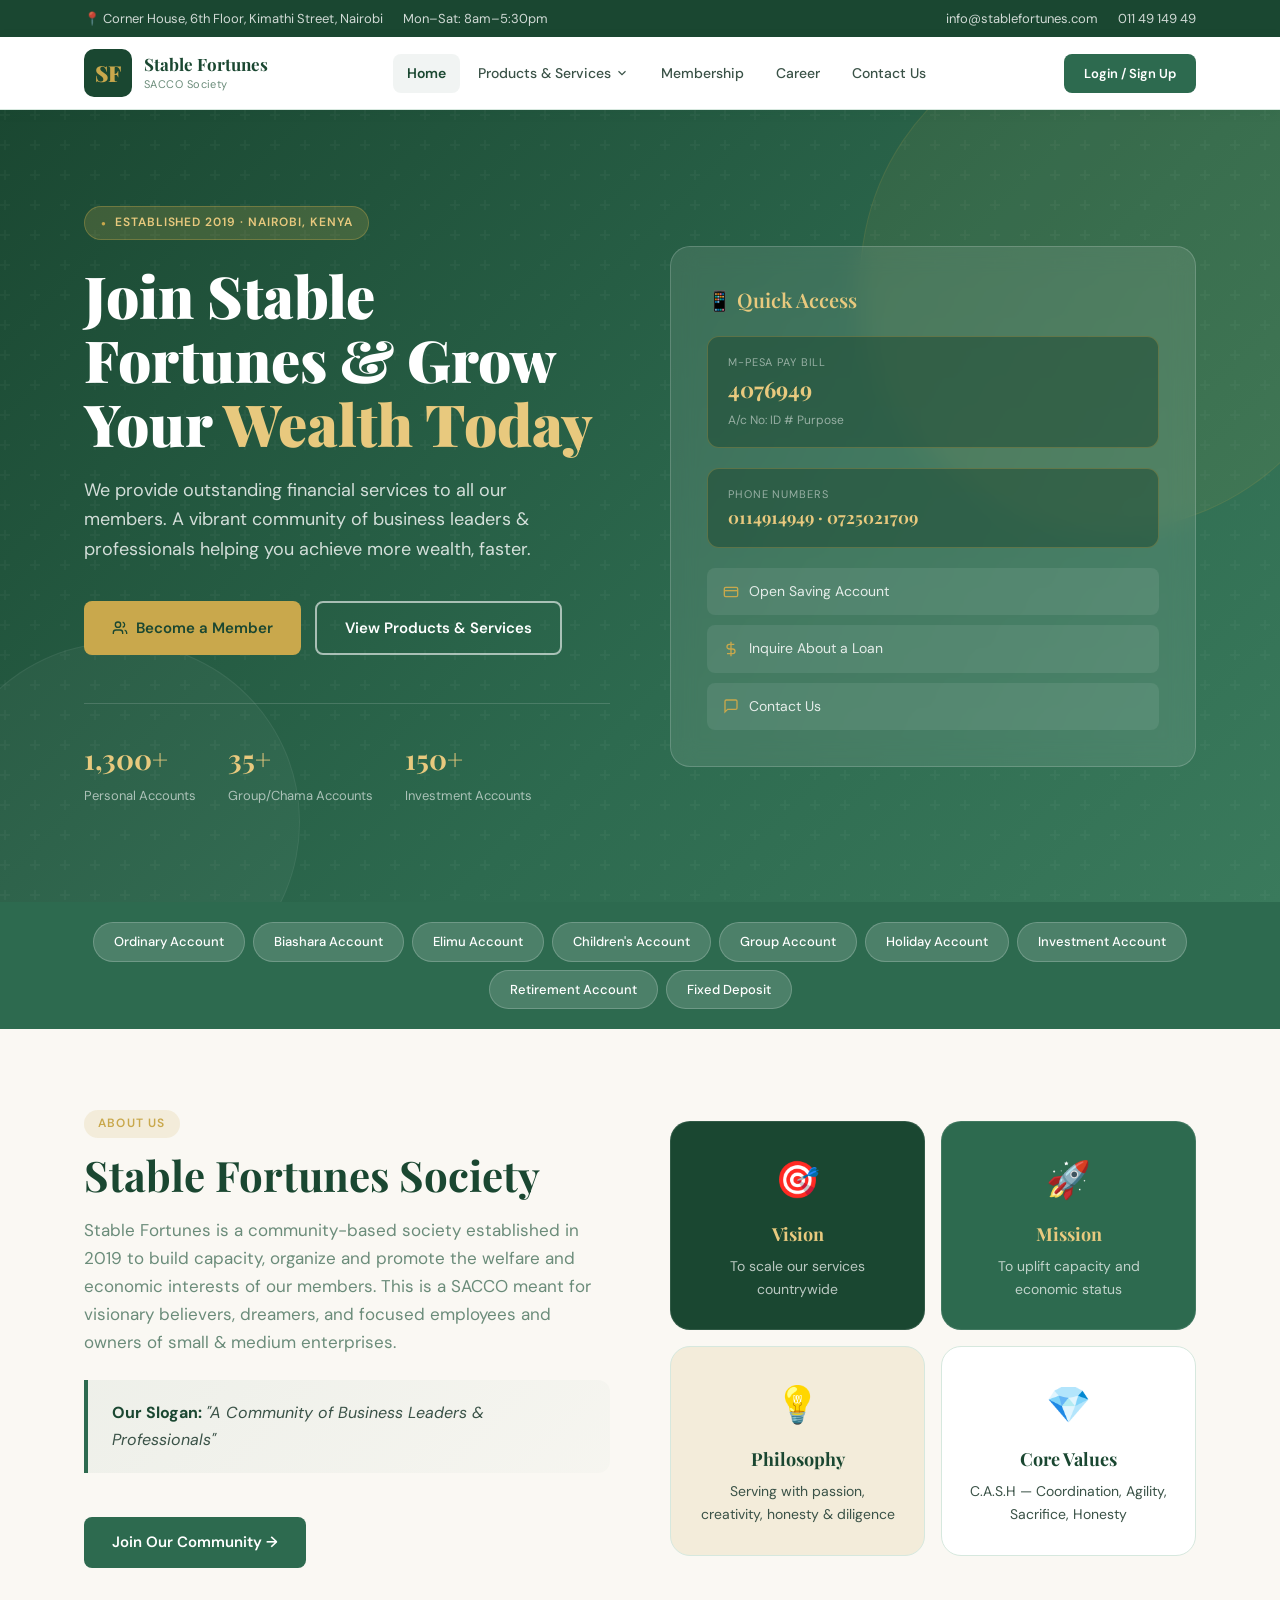
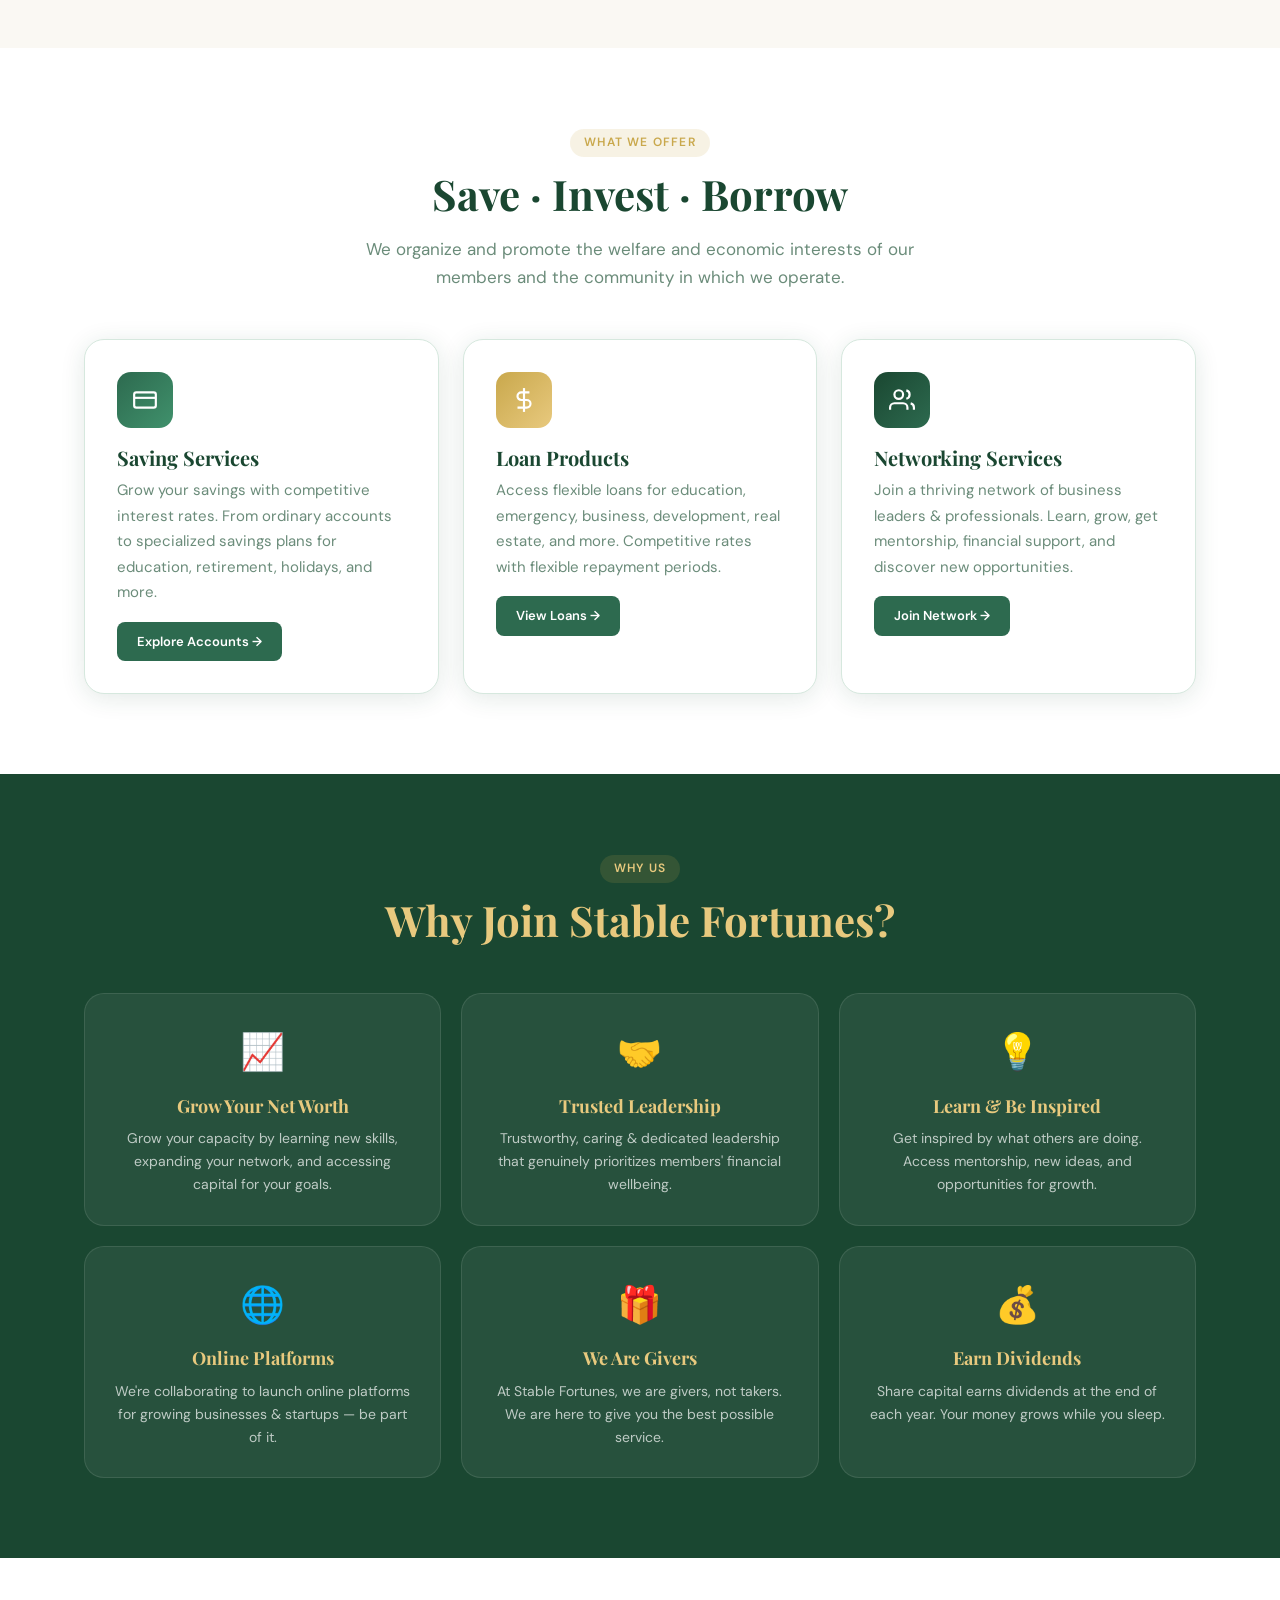
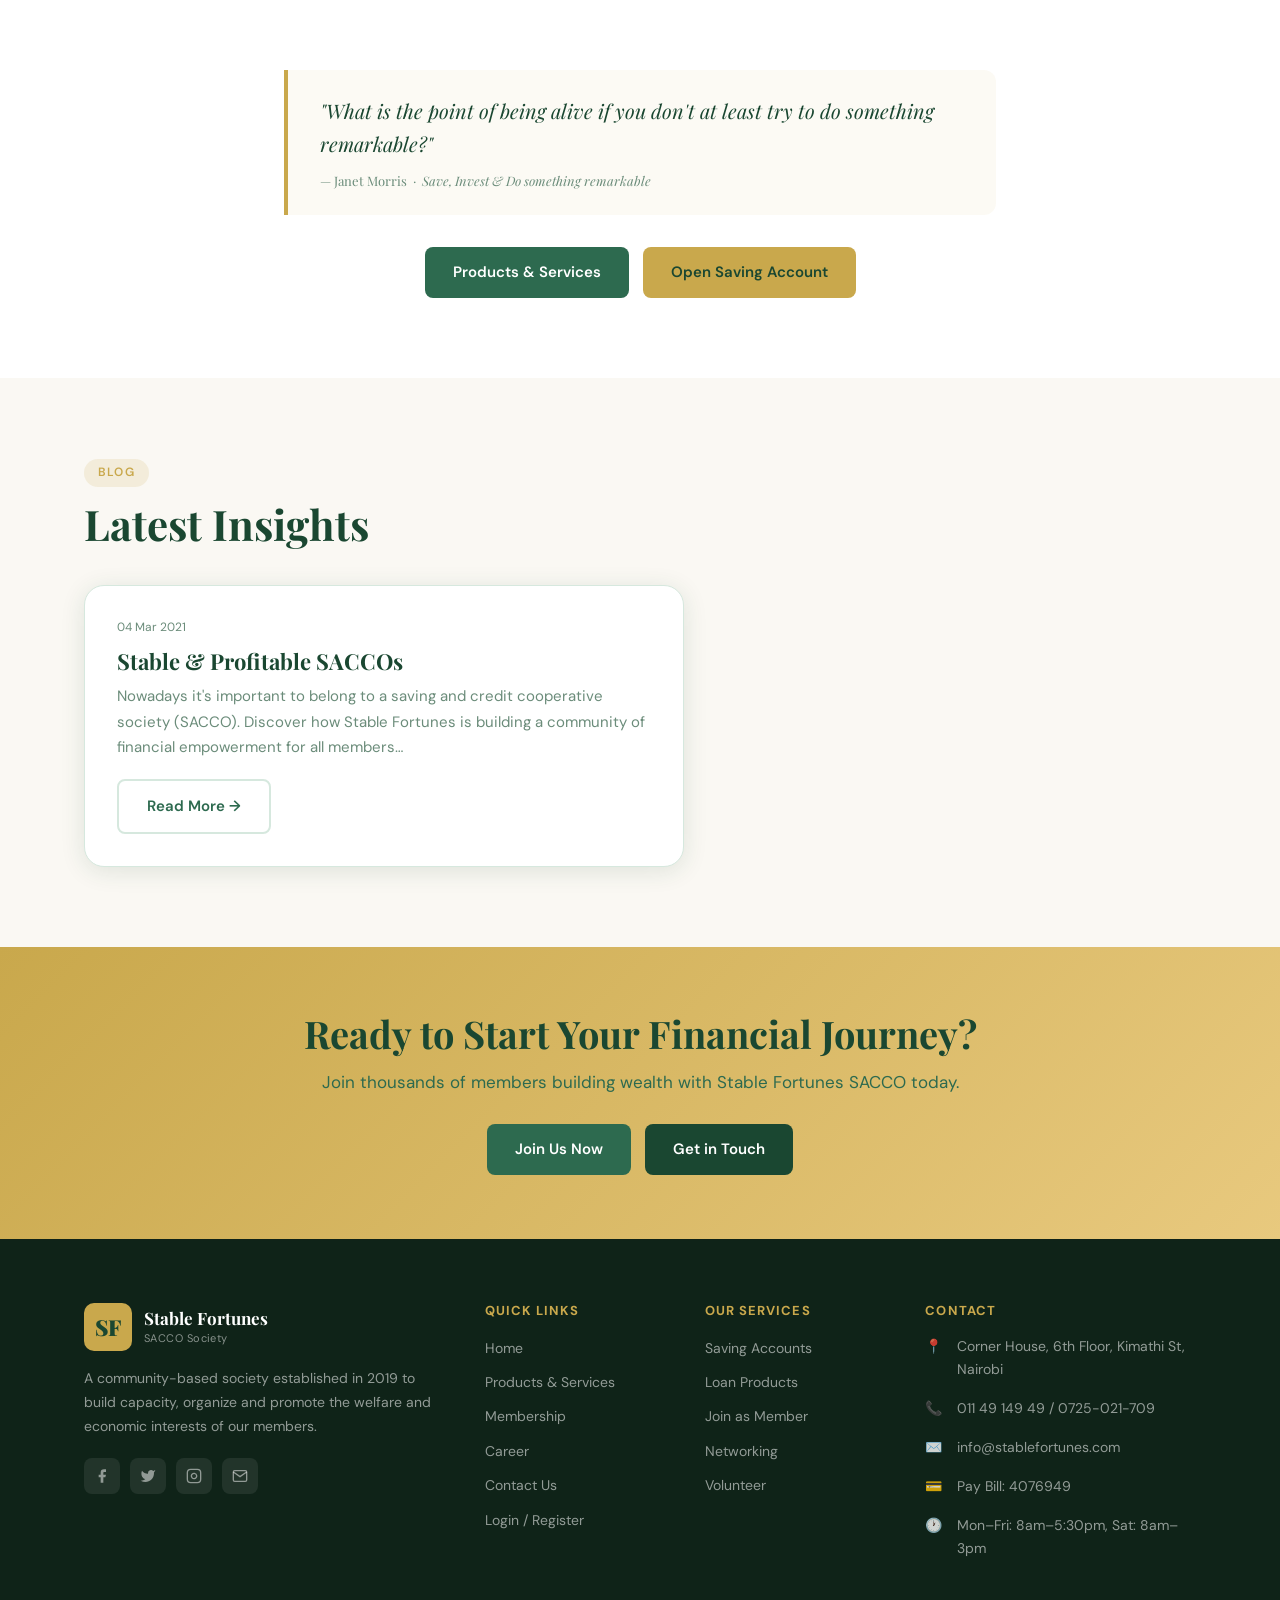
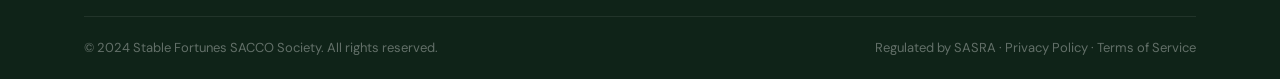
<file: index.html>
<!DOCTYPE html>
<html lang="en">
<head>
  <meta charset="UTF-8">
  <meta name="viewport" content="width=device-width, initial-scale=1.0">
  <title>Home — Stable Fortunes SACCO</title>
  <link rel="stylesheet" href="styles.css">
</head>
<body>

<div id="nav-placeholder"></div>

<!-- ═══ HERO ═══ -->
<section class="hero">
  <div class="hero-ornament"></div>
  <div class="hero-ornament-2"></div>
  <div class="container">
    <div class="hero-grid">
      <div class="hero-content fade-up">
        <div class="hero-badge">Established 2019 · Nairobi, Kenya</div>
        <h1>Join Stable Fortunes &amp; Grow Your <em>Wealth Today</em></h1>
        <p>We provide outstanding financial services to all our members. A vibrant community of business leaders &amp; professionals helping you achieve more wealth, faster.</p>
        <div class="hero-ctas">
          <a href="membership.html" class="btn btn-primary">
            <svg width="16" height="16" viewBox="0 0 24 24" fill="none" stroke="currentColor" stroke-width="2"><path d="M16 21v-2a4 4 0 0 0-4-4H6a4 4 0 0 0-4 4v2"/><circle cx="9" cy="7" r="4"/><path d="M22 21v-2a4 4 0 0 0-3-3.87"/><path d="M16 3.13a4 4 0 0 1 0 7.75"/></svg>
            Become a Member
          </a>
          <a href="products.html" class="btn btn-outline">View Products &amp; Services</a>
        </div>
        <div class="hero-stats">
          <div>
            <div class="stat-val">1,300+</div>
            <div class="stat-lbl">Personal Accounts</div>
          </div>
          <div>
            <div class="stat-val">35+</div>
            <div class="stat-lbl">Group/Chama Accounts</div>
          </div>
          <div>
            <div class="stat-val">150+</div>
            <div class="stat-lbl">Investment Accounts</div>
          </div>
        </div>
      </div>
      <div class="hero-card fade-up delay-2">
        <div class="hero-card-title">📱 Quick Access</div>
        <div class="paybill-box">
          <div class="lbl">M-PESA Pay Bill</div>
          <div class="val">4076949</div>
          <div style="font-size:12px;color:rgba(255,255,255,.5);margin-top:4px">A/c No: ID # Purpose</div>
        </div>
        <div class="paybill-box" style="margin-top:10px">
          <div class="lbl">Phone Numbers</div>
          <div class="val" style="font-size:17px">0114914949 · 0725021709</div>
        </div>
        <div class="quick-links">
          <a href="products.html#savings" class="quick-link-item">
            <svg viewBox="0 0 24 24" fill="none" stroke="currentColor" stroke-width="2"><rect x="2" y="5" width="20" height="14" rx="2"/><line x1="2" y1="10" x2="22" y2="10"/></svg>
            Open Saving Account
          </a>
          <a href="products.html#loans" class="quick-link-item">
            <svg viewBox="0 0 24 24" fill="none" stroke="currentColor" stroke-width="2"><line x1="12" y1="1" x2="12" y2="23"/><path d="M17 5H9.5a3.5 3.5 0 0 0 0 7h5a3.5 3.5 0 0 1 0 7H6"/></svg>
            Inquire About a Loan
          </a>
          <a href="contact.html" class="quick-link-item">
            <svg viewBox="0 0 24 24" fill="none" stroke="currentColor" stroke-width="2"><path d="M21 15a2 2 0 0 1-2 2H7l-4 4V5a2 2 0 0 1 2-2h14a2 2 0 0 1 2 2z"/></svg>
            Contact Us
          </a>
        </div>
      </div>
    </div>
  </div>
</section>

<!-- ═══ ACCOUNTS STRIP ═══ -->
<div class="accounts-strip">
  <div class="container">
    <div class="accounts-strip-inner">
      <span class="account-pill">Ordinary Account</span>
      <span class="account-pill">Biashara Account</span>
      <span class="account-pill">Elimu Account</span>
      <span class="account-pill">Children's Account</span>
      <span class="account-pill">Group Account</span>
      <span class="account-pill">Holiday Account</span>
      <span class="account-pill">Investment Account</span>
      <span class="account-pill">Retirement Account</span>
      <span class="account-pill">Fixed Deposit</span>
    </div>
  </div>
</div>

<!-- ═══ ABOUT SECTION ═══ -->
<section class="section">
  <div class="container">
    <div class="grid-2" style="align-items:center;gap:60px">
      <div>
        <div class="tag">About Us</div>
        <h2 class="section-title">Stable Fortunes Society</h2>
        <p class="section-sub" style="max-width:100%">Stable Fortunes is a community-based society established in 2019 to build capacity, organize and promote the welfare and economic interests of our members. This is a SACCO meant for visionary believers, dreamers, and focused employees and owners of small &amp; medium enterprises.</p>
        <div class="highlight-box" style="margin-top:24px">
          <strong style="color:var(--green-deep)">Our Slogan:</strong>
          <em style="color:var(--text-mid)"> "A Community of Business Leaders &amp; Professionals"</em>
        </div>
        <a href="membership.html" class="btn btn-green" style="margin-top:24px">Join Our Community →</a>
      </div>
      <div class="grid-2" style="gap:16px">
        <div class="value-card" style="background:var(--green-deep);color:var(--white)">
          <div class="icon">🎯</div>
          <h4>Vision</h4>
          <p>To scale our services countrywide</p>
        </div>
        <div class="value-card" style="background:var(--green-mid);color:var(--white)">
          <div class="icon">🚀</div>
          <h4>Mission</h4>
          <p>To uplift capacity and economic status</p>
        </div>
        <div class="value-card" style="background:rgba(201,168,76,.15);border:1px solid var(--border)">
          <div class="icon">💡</div>
          <h4 style="color:var(--green-deep)">Philosophy</h4>
          <p style="color:var(--text-mid)">Serving with passion, creativity, honesty &amp; diligence</p>
        </div>
        <div class="value-card" style="background:var(--white);border:1px solid var(--border)">
          <div class="icon">💎</div>
          <h4 style="color:var(--green-deep)">Core Values</h4>
          <p style="color:var(--text-mid)">C.A.S.H — Coordination, Agility, Sacrifice, Honesty</p>
        </div>
      </div>
    </div>
  </div>
</section>

<!-- ═══ WHAT WE DO ═══ -->
<section class="section" style="background:var(--white)">
  <div class="container">
    <div style="text-align:center;margin-bottom:48px">
      <div class="tag">What We Offer</div>
      <h2 class="section-title">Save · Invest · Borrow</h2>
      <p class="section-sub" style="margin:0 auto">We organize and promote the welfare and economic interests of our members and the community in which we operate.</p>
    </div>
    <div class="grid-3">
      <div class="card">
        <div class="card-icon">
          <svg viewBox="0 0 24 24" fill="none" stroke="currentColor" stroke-width="2"><rect x="2" y="5" width="20" height="14" rx="2"/><line x1="2" y1="10" x2="22" y2="10"/></svg>
        </div>
        <h3>Saving Services</h3>
        <p>Grow your savings with competitive interest rates. From ordinary accounts to specialized savings plans for education, retirement, holidays, and more.</p>
        <a href="products.html#savings" class="btn btn-green btn-sm" style="margin-top:16px">Explore Accounts →</a>
      </div>
      <div class="card">
        <div class="card-icon" style="background:linear-gradient(135deg,var(--gold),var(--gold-light))">
          <svg viewBox="0 0 24 24" fill="none" stroke="currentColor" stroke-width="2"><line x1="12" y1="1" x2="12" y2="23"/><path d="M17 5H9.5a3.5 3.5 0 0 0 0 7h5a3.5 3.5 0 0 1 0 7H6"/></svg>
        </div>
        <h3>Loan Products</h3>
        <p>Access flexible loans for education, emergency, business, development, real estate, and more. Competitive rates with flexible repayment periods.</p>
        <a href="products.html#loans" class="btn btn-green btn-sm" style="margin-top:16px">View Loans →</a>
      </div>
      <div class="card">
        <div class="card-icon" style="background:linear-gradient(135deg,#1a4731,#2d6a4f)">
          <svg viewBox="0 0 24 24" fill="none" stroke="currentColor" stroke-width="2"><path d="M17 21v-2a4 4 0 0 0-4-4H5a4 4 0 0 0-4 4v2"/><circle cx="9" cy="7" r="4"/><path d="M23 21v-2a4 4 0 0 0-3-3.87"/><path d="M16 3.13a4 4 0 0 1 0 7.75"/></svg>
        </div>
        <h3>Networking Services</h3>
        <p>Join a thriving network of business leaders &amp; professionals. Learn, grow, get mentorship, financial support, and discover new opportunities.</p>
        <a href="membership.html" class="btn btn-green btn-sm" style="margin-top:16px">Join Network →</a>
      </div>
    </div>
  </div>
</section>

<!-- ═══ WHY JOIN ═══ -->
<section class="section values-section">
  <div class="container">
    <div style="text-align:center;margin-bottom:48px">
      <div class="tag" style="background:rgba(201,168,76,.15);color:var(--gold-light)">Why Us</div>
      <h2 class="section-title">Why Join Stable Fortunes?</h2>
    </div>
    <div class="grid-3" style="gap:20px">
      <div class="value-card">
        <div class="icon">📈</div>
        <h4>Grow Your Net Worth</h4>
        <p>Grow your capacity by learning new skills, expanding your network, and accessing capital for your goals.</p>
      </div>
      <div class="value-card">
        <div class="icon">🤝</div>
        <h4>Trusted Leadership</h4>
        <p>Trustworthy, caring &amp; dedicated leadership that genuinely prioritizes members' financial wellbeing.</p>
      </div>
      <div class="value-card">
        <div class="icon">💡</div>
        <h4>Learn &amp; Be Inspired</h4>
        <p>Get inspired by what others are doing. Access mentorship, new ideas, and opportunities for growth.</p>
      </div>
      <div class="value-card">
        <div class="icon">🌐</div>
        <h4>Online Platforms</h4>
        <p>We're collaborating to launch online platforms for growing businesses &amp; startups — be part of it.</p>
      </div>
      <div class="value-card">
        <div class="icon">🎁</div>
        <h4>We Are Givers</h4>
        <p>At Stable Fortunes, we are givers, not takers. We are here to give you the best possible service.</p>
      </div>
      <div class="value-card">
        <div class="icon">💰</div>
        <h4>Earn Dividends</h4>
        <p>Share capital earns dividends at the end of each year. Your money grows while you sleep.</p>
      </div>
    </div>
  </div>
</section>

<!-- ═══ QUOTE ═══ -->
<section class="section" style="background:var(--white)">
  <div class="container" style="max-width:760px">
    <blockquote class="pullquote">
      "What is the point of being alive if you don't at least try to do something remarkable?"
      <cite>— Janet Morris &nbsp;·&nbsp; <em>Save, Invest &amp; Do something remarkable</em></cite>
    </blockquote>
    <div style="text-align:center;margin-top:32px;display:flex;gap:14px;justify-content:center;flex-wrap:wrap">
      <a href="products.html" class="btn btn-green">Products &amp; Services</a>
      <a href="products.html#savings" class="btn btn-primary">Open Saving Account</a>
    </div>
  </div>
</section>

<!-- ═══ BLOG TEASER ═══ -->
<section class="section" style="background:var(--cream)">
  <div class="container">
    <div style="display:flex;justify-content:space-between;align-items:flex-end;margin-bottom:36px;flex-wrap:wrap;gap:16px">
      <div>
        <div class="tag">Blog</div>
        <h2 class="section-title" style="margin-bottom:0">Latest Insights</h2>
      </div>
    </div>
    <div class="card" style="max-width:600px">
      <div style="font-size:12px;color:var(--text-light);margin-bottom:10px">04 Mar 2021</div>
      <h3 style="font-size:22px;margin-bottom:10px">Stable &amp; Profitable SACCOs</h3>
      <p>Nowadays it's important to belong to a saving and credit cooperative society (SACCO). Discover how Stable Fortunes is building a community of financial empowerment for all members…</p>
      <a href="#" class="btn btn-outline" style="color:var(--green-mid);border-color:var(--border);margin-top:18px">Read More →</a>
    </div>
  </div>
</section>

<!-- ═══ CTA BANNER ═══ -->
<section class="cta-banner">
  <div class="container">
    <h2>Ready to Start Your Financial Journey?</h2>
    <p>Join thousands of members building wealth with Stable Fortunes SACCO today.</p>
    <div style="display:flex;gap:14px;justify-content:center;flex-wrap:wrap">
      <a href="membership.html" class="btn btn-green">Join Us Now</a>
      <a href="contact.html" class="btn" style="background:var(--green-deep);color:var(--white)">Get in Touch</a>
    </div>
  </div>
</section>

<div id="footer-placeholder"></div>

<script src="nav-footer.js"></script>
</body>
</html>
</file>
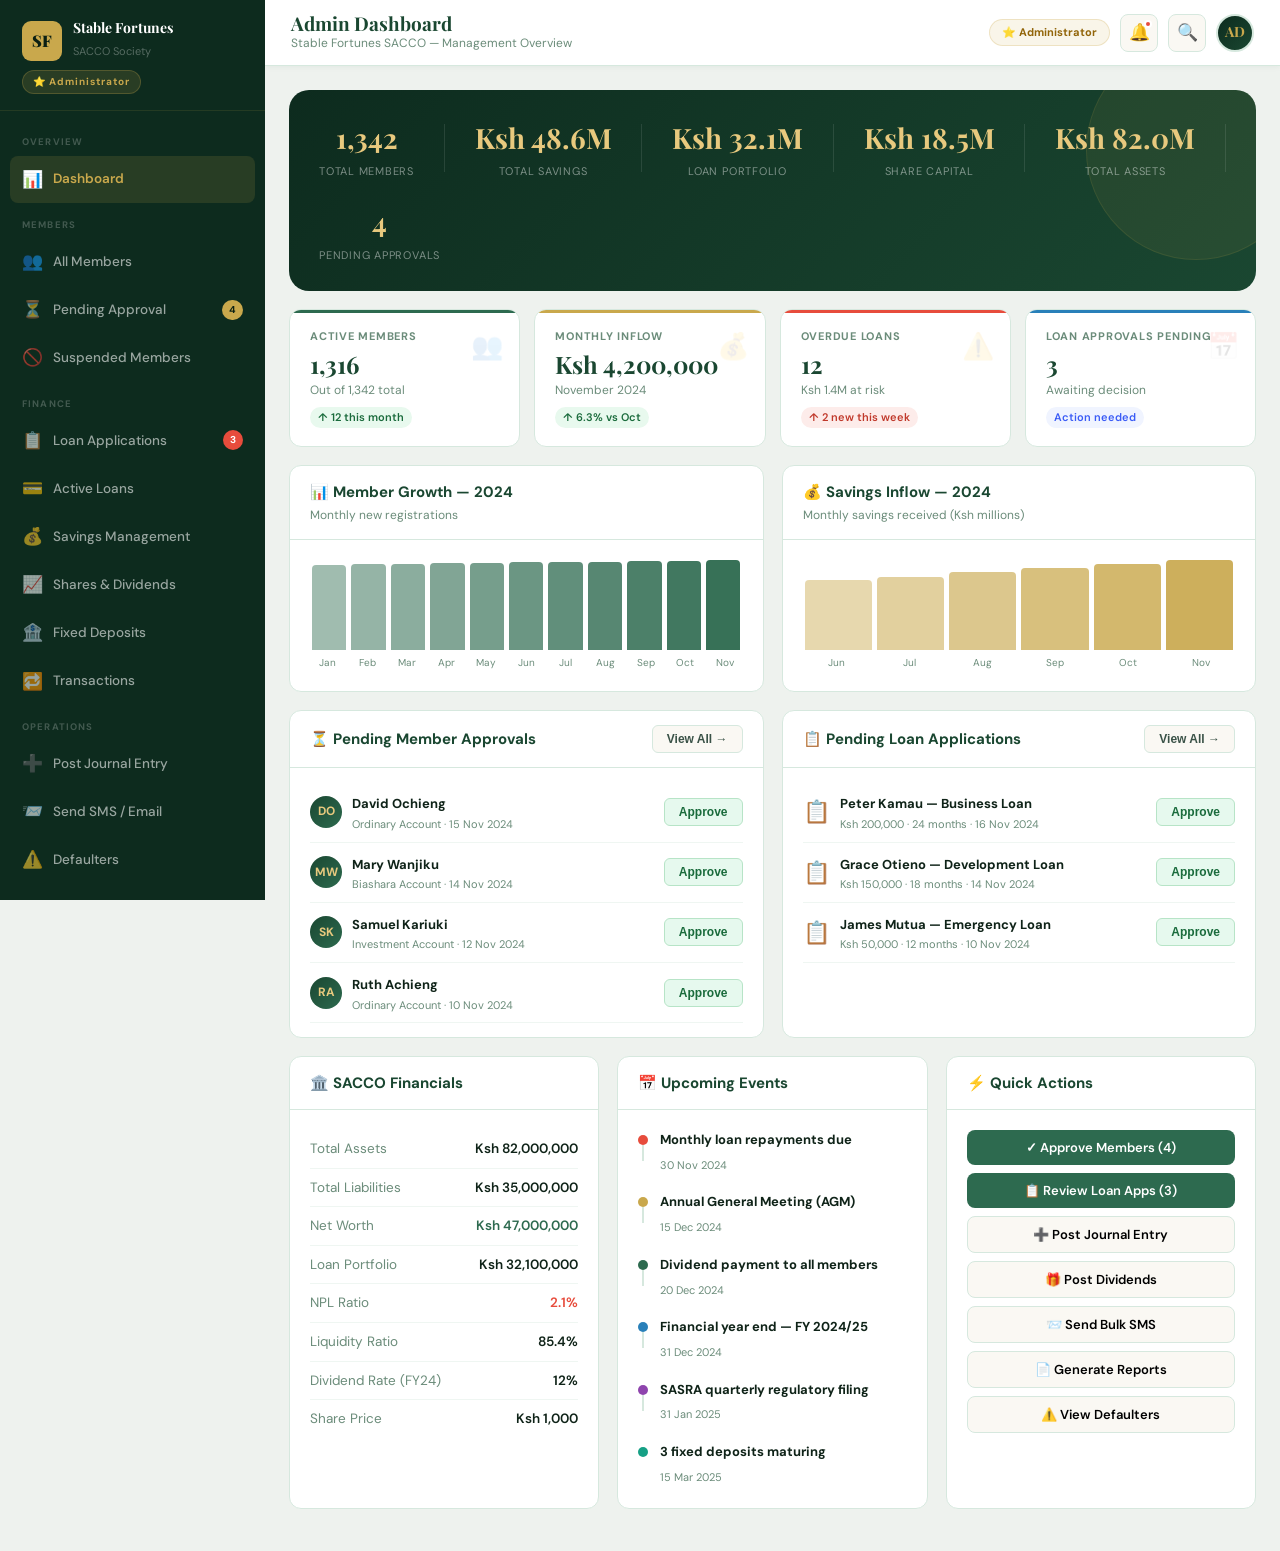
<file: admin.html>
<!DOCTYPE html>
<html lang="en">
<head>
  <meta charset="UTF-8">
  <meta name="viewport" content="width=device-width, initial-scale=1.0">
  <title>Admin Dashboard — Stable Fortunes SACCO</title>
  <link rel="stylesheet" href="styles.css">
  <style>
    :root {
      --sb: 265px;
      --tb: 66px;
      --dark: #0a1f13;
      --dark2: #0d2b1e;
      --accent: #c9a84c;
      --accent2: #e8c97e;
      --red: #e74c3c;
      --blue: #2980b9;
      --purple: #8e44ad;
      --teal: #16a085;
    }

    *, *::before, *::after { box-sizing: border-box; margin: 0; padding: 0; }
    body { font-family: 'DM Sans', sans-serif; background: #eef2ee; color: var(--text-dark); overflow-x: hidden; line-height: 1.6; }

    /* ════════════════ SIDEBAR ════════════════ */
    .sb {
      position: fixed; left: 0; top: 0; bottom: 0;
      width: var(--sb); background: var(--dark2);
      display: flex; flex-direction: column;
      z-index: 300; transition: transform .3s ease;
      overflow-y: auto;
    }
    .sb-logo {
      padding: 20px 22px 16px;
      border-bottom: 1px solid rgba(201,168,76,.12);
      flex-shrink: 0;
    }
    .sb-logo-row { display: flex; align-items: center; gap: 11px; }
    .sb-logo-ico {
      width: 40px; height: 40px; border-radius: 9px;
      background: var(--accent); color: var(--dark);
      display: flex; align-items: center; justify-content: center;
      font-family: 'Playfair Display', serif; font-weight: 900; font-size: 16px;
      flex-shrink: 0;
    }
    .sb-logo-txt strong { font-family: 'Playfair Display', serif; font-size: 14px; color: #fff; display: block; line-height: 1.2; }
    .sb-logo-txt span   { font-size: 11px; color: rgba(255,255,255,.3); }
    .admin-pill {
      margin-top: 8px; display: inline-flex; align-items: center; gap: 5px;
      background: rgba(201,168,76,.15); color: var(--accent);
      font-size: 10px; font-weight: 700; letter-spacing: .1em;
      padding: 3px 10px; border-radius: 100px;
      border: 1px solid rgba(201,168,76,.25);
    }

    .sb-nav { padding: 10px 10px; flex: 1; }
    .sb-grp { font-size: 9.5px; font-weight: 700; letter-spacing: .12em; text-transform: uppercase; color: rgba(255,255,255,.22); padding: 14px 12px 5px; }
    .sb-lnk {
      display: flex; align-items: center; gap: 11px;
      padding: 10px 12px; border-radius: 8px;
      color: rgba(255,255,255,.58); font-size: 13.5px; font-weight: 500;
      cursor: pointer; transition: all .2s ease; margin-bottom: 1px;
      text-decoration: none; user-select: none;
    }
    .sb-lnk:hover  { background: rgba(255,255,255,.07); color: #fff; }
    .sb-lnk.on     { background: rgba(201,168,76,.14); color: var(--accent); font-weight: 600; }
    .sb-lnk .ico   { font-size: 17px; width: 20px; text-align: center; flex-shrink: 0; }
    .sb-lnk .cnt   { margin-left: auto; background: var(--red); color: #fff; font-size: 10px; font-weight: 700; padding: 2px 7px; border-radius: 100px; }
    .sb-lnk .cnt.g { background: var(--accent); color: var(--dark); }

    .sb-foot { padding: 14px 10px; border-top: 1px solid rgba(255,255,255,.07); flex-shrink: 0; }
    .sb-user { display: flex; align-items: center; gap: 10px; padding: 10px 12px; border-radius: 8px; background: rgba(255,255,255,.05); cursor: pointer; }
    .sb-av { width: 36px; height: 36px; border-radius: 50%; background: linear-gradient(135deg,var(--accent),var(--accent2)); display: flex; align-items: center; justify-content: center; font-family: 'Playfair Display',serif; font-size: 13px; font-weight: 700; color: var(--dark); flex-shrink: 0; }
    .sb-user-info strong { font-size: 13px; color: #fff; display: block; }
    .sb-user-info span   { font-size: 11px; color: rgba(255,255,255,.35); }

    /* ════════════════ MAIN ════════════════ */
    .main { margin-left: var(--sb); min-height: 100vh; display: flex; flex-direction: column; }

    /* ════════════════ TOP BAR ════════════════ */
    .topbar {
      height: var(--tb); background: #fff;
      border-bottom: 1px solid var(--border);
      display: flex; align-items: center; justify-content: space-between;
      padding: 0 26px; position: sticky; top: 0; z-index: 200;
      box-shadow: 0 1px 6px rgba(26,71,49,.06);
    }
    .tb-left { display: flex; align-items: center; gap: 12px; }
    .tb-page h1 { font-family: 'Playfair Display', serif; font-size: 19px; color: var(--green-deep); line-height: 1.2; }
    .tb-page p  { font-size: 12px; color: var(--text-light); }
    .mob-btn { display: none; background: none; border: none; font-size: 22px; cursor: pointer; padding: 6px; }
    .tb-right { display: flex; align-items: center; gap: 10px; }
    .tb-badge { background: rgba(201,168,76,.12); color: #92650a; font-size: 11px; font-weight: 700; padding: 4px 12px; border-radius: 100px; border: 1px solid rgba(201,168,76,.25); }
    .tb-ico-btn { width: 38px; height: 38px; border-radius: 8px; background: var(--cream); border: 1px solid var(--border); display: flex; align-items: center; justify-content: center; cursor: pointer; position: relative; font-size: 17px; transition: .2s; }
    .tb-ico-btn:hover { background: var(--border); }
    .nb { position: absolute; top: 5px; right: 5px; width: 8px; height: 8px; border-radius: 50%; background: var(--red); border: 2px solid #fff; }
    .tb-av { width: 38px; height: 38px; border-radius: 50%; background: linear-gradient(135deg,var(--dark2),var(--green-deep)); display: flex; align-items: center; justify-content: center; font-family: 'Playfair Display',serif; font-weight: 700; font-size: 14px; color: var(--accent); cursor: pointer; border: 2px solid var(--border); }

    /* ════════════════ CONTENT ════════════════ */
    .content { padding: 24px; flex: 1; }
    .sec { display: none; }
    .sec.on { display: block; animation: fadeUp .35s ease both; }

    /* ════════════════ KPI CARDS ════════════════ */
    .kpi-row { display: grid; gap: 14px; margin-bottom: 20px; }
    .kpi-row.c4 { grid-template-columns: repeat(4,1fr); }
    .kpi-row.c3 { grid-template-columns: repeat(3,1fr); }
    .kpi-row.c6 { grid-template-columns: repeat(6,1fr); }
    .kpi {
      background: #fff; border-radius: var(--radius);
      padding: 18px 20px; border: 1px solid var(--border);
      position: relative; overflow: hidden; transition: .25s;
    }
    .kpi:hover { box-shadow: var(--shadow); transform: translateY(-2px); }
    .kpi::before { content: ''; position: absolute; top: 0; left: 0; right: 0; height: 3px; border-radius: 3px 3px 0 0; }
    .kpi.c-green::before  { background: var(--green-mid); }
    .kpi.c-gold::before   { background: var(--accent); }
    .kpi.c-red::before    { background: var(--red); }
    .kpi.c-blue::before   { background: var(--blue); }
    .kpi.c-purple::before { background: var(--purple); }
    .kpi.c-teal::before   { background: var(--teal); }
    .kpi-ico { position: absolute; right: 16px; top: 16px; font-size: 26px; opacity: .1; }
    .kpi-lbl { font-size: 11px; font-weight: 700; text-transform: uppercase; letter-spacing: .07em; color: var(--text-light); margin-bottom: 7px; }
    .kpi-val { font-family: 'Playfair Display',serif; font-size: 24px; font-weight: 700; color: var(--green-deep); line-height: 1; }
    .kpi-sub { font-size: 12px; color: var(--text-light); margin-top: 5px; }
    .kpi-chg { display: inline-flex; align-items: center; gap: 3px; font-size: 11px; font-weight: 600; padding: 2px 8px; border-radius: 100px; margin-top: 6px; }
    .kpi-chg.up   { background: #e8f9ee; color: #1a6b3c; }
    .kpi-chg.dn   { background: #fdecea; color: #c0392b; }
    .kpi-chg.neu  { background: #f0f4ff; color: #3b5cf6; }

    /* ════════════════ PANEL / TABLE ════════════════ */
    .panel { background: #fff; border-radius: var(--radius); border: 1px solid var(--border); overflow: hidden; }
    .panel-hdr { padding: 14px 20px; border-bottom: 1px solid var(--border); display: flex; align-items: center; justify-content: space-between; gap: 12px; flex-wrap: wrap; }
    .panel-title { font-size: 15px; font-weight: 700; color: var(--green-deep); }
    .panel-sub   { font-size: 12px; color: var(--text-light); margin-top: 2px; }
    .panel-body  { padding: 20px; }
    .panel-foot  { padding: 11px 20px; border-top: 1px solid var(--border); font-size: 12px; color: var(--text-light); display: flex; align-items: center; justify-content: space-between; }

    table { width: 100%; border-collapse: collapse; }
    thead th { padding: 11px 14px; text-align: left; font-size: 10.5px; font-weight: 700; letter-spacing: .06em; text-transform: uppercase; color: var(--text-light); background: var(--cream); border-bottom: 1px solid var(--border); white-space: nowrap; }
    tbody tr { border-bottom: 1px solid rgba(214,232,222,.45); transition: background .15s; }
    tbody tr:last-child { border-bottom: none; }
    tbody tr:hover { background: rgba(45,106,79,.03); }
    tbody td { padding: 12px 14px; font-size: 13.5px; color: var(--text-mid); vertical-align: middle; }
    tbody td strong { color: var(--text-dark); }

    /* ════════════════ PILLS ════════════════ */
    .pill { display: inline-flex; align-items: center; gap: 4px; padding: 3px 9px; border-radius: 100px; font-size: 11px; font-weight: 600; white-space: nowrap; }
    .pill.active   { background: #e6f9ee; color: #1a6b3c; }
    .pill.pending  { background: #fff8e6; color: #b07d00; }
    .pill.overdue  { background: #fdecea; color: #c0392b; }
    .pill.settled  { background: #eef2ff; color: #3b5cf6; }
    .pill.rejected { background: #fdecea; color: #c0392b; }
    .pill.approved { background: #e6f9ee; color: #1a6b3c; }
    .pill.suspended{ background: #f3e8ff; color: #7e22ce; }
    .pill.credit   { background: #e6f9ee; color: #1a6b3c; }
    .pill.debit    { background: #fdecea; color: #c0392b; }
    .pill.matured  { background: #eef2ff; color: #3b5cf6; }

    /* ════════════════ FORM CONTROLS ════════════════ */
    .fc {
      width: 100%; padding: 10px 13px;
      border: 1.5px solid var(--border); border-radius: 8px;
      background: var(--cream); color: var(--text-dark);
      font-family: 'DM Sans', sans-serif; font-size: 14px;
      outline: none; transition: .2s;
    }
    .fc:focus { border-color: var(--green-mid); box-shadow: 0 0 0 3px rgba(45,106,79,.08); }
    .fc:disabled { opacity: .6; cursor: not-allowed; }
    .fl { display: block; font-size: 12.5px; font-weight: 600; color: var(--text-mid); margin-bottom: 5px; }
    .fg { margin-bottom: 14px; }
    .g2 { display: grid; grid-template-columns: 1fr 1fr; gap: 14px; }
    .g3 { display: grid; grid-template-columns: 1fr 1fr 1fr; gap: 14px; }
    .g4 { display: grid; grid-template-columns: 1fr 1fr 1fr 1fr; gap: 14px; }

    /* ════════════════ ACTION BUTTONS ════════════════ */
    .btn-apr { padding: 6px 14px; border-radius: 6px; background: #e6f9ee; color: #1a6b3c; border: 1px solid #b7e4c7; font-size: 12px; font-weight: 700; cursor: pointer; transition: .2s; white-space: nowrap; }
    .btn-apr:hover { background: #1a6b3c; color: #fff; }
    .btn-rej { padding: 6px 14px; border-radius: 6px; background: #fdecea; color: #c0392b; border: 1px solid #f5c6c2; font-size: 12px; font-weight: 700; cursor: pointer; transition: .2s; white-space: nowrap; }
    .btn-rej:hover { background: #c0392b; color: #fff; }
    .btn-view { padding: 6px 14px; border-radius: 6px; background: var(--cream); color: var(--text-mid); border: 1px solid var(--border); font-size: 12px; font-weight: 700; cursor: pointer; transition: .2s; white-space: nowrap; }
    .btn-view:hover { border-color: var(--green-mid); color: var(--green-mid); }
    .btn-sus  { padding: 6px 14px; border-radius: 6px; background: #f3e8ff; color: #7e22ce; border: 1px solid #d8b4fe; font-size: 12px; font-weight: 700; cursor: pointer; transition: .2s; white-space: nowrap; }
    .btn-sus:hover  { background: #7e22ce; color: #fff; }

    /* ════════════════ SEARCH & FILTER BAR ════════════════ */
    .search-bar {
      display: flex; align-items: center; gap: 7px;
      background: var(--cream); border: 1px solid var(--border);
      border-radius: 8px; padding: 7px 12px;
    }
    .search-bar input { border: none; background: none; outline: none; font-family: 'DM Sans',sans-serif; font-size: 13px; color: var(--text-dark); min-width: 160px; }
    .sel { padding: 8px 12px; border-radius: 8px; border: 1px solid var(--border); background: #fff; font-family: 'DM Sans',sans-serif; font-size: 13px; color: var(--text-mid); outline: none; cursor: pointer; }

    /* ════════════════ MINI BAR CHART ════════════════ */
    .chart-wrap { height: 90px; display: flex; align-items: flex-end; gap: 5px; padding: 0 2px; }
    .bar { flex: 1; border-radius: 4px 4px 0 0; min-width: 0; transition: opacity .2s; cursor: pointer; }
    .bar:hover { opacity: .75; }
    .chart-lbl-row { display: flex; gap: 5px; margin-top: 5px; }
    .chart-lbl { flex: 1; text-align: center; font-size: 10px; color: var(--text-light); min-width: 0; overflow: hidden; text-overflow: ellipsis; white-space: nowrap; }

    /* ════════════════ DONUT CHART ════════════════ */
    .donut-wrap { display: flex; align-items: center; gap: 20px; }
    .donut-legend { display: flex; flex-direction: column; gap: 8px; }
    .donut-item { display: flex; align-items: center; gap: 8px; font-size: 13px; color: var(--text-mid); }
    .donut-dot { width: 10px; height: 10px; border-radius: 50%; flex-shrink: 0; }

    /* ════════════════ TWO / THREE COLUMN LAYOUTS ════════════════ */
    .two-col   { display: grid; grid-template-columns: 1fr 1fr; gap: 18px; margin-bottom: 18px; }
    .three-col { display: grid; grid-template-columns: 1fr 1fr 1fr; gap: 18px; margin-bottom: 18px; }
    .col-7-3   { display: grid; grid-template-columns: 7fr 3fr; gap: 18px; margin-bottom: 18px; }

    /* ════════════════ INFO ROWS ════════════════ */
    .irow { display: flex; justify-content: space-between; align-items: center; padding: 8px 0; border-bottom: 1px solid rgba(214,232,222,.4); font-size: 13.5px; }
    .irow:last-child { border-bottom: none; }
    .irow .lbl { color: var(--text-light); }
    .irow .val { color: var(--text-dark); font-weight: 600; text-align: right; }

    /* ════════════════ MEMBER CARD ════════════════ */
    .mcard { background: #fff; border-radius: var(--radius); border: 1px solid var(--border); padding: 18px; margin-bottom: 12px; display: flex; align-items: center; gap: 14px; transition: .2s; }
    .mcard:hover { box-shadow: var(--shadow); }
    .mav { width: 46px; height: 46px; border-radius: 50%; background: linear-gradient(135deg,var(--green-deep),var(--green-mid)); display: flex; align-items: center; justify-content: center; font-family: 'Playfair Display',serif; font-weight: 700; font-size: 17px; color: var(--accent2); flex-shrink: 0; }
    .minfo { flex: 1; }
    .minfo strong { font-size: 14px; color: var(--text-dark); display: block; }
    .minfo span   { font-size: 12px; color: var(--text-light); }
    .macts { display: flex; gap: 6px; flex-wrap: wrap; }

    /* ════════════════ LOAN APP CARD ════════════════ */
    .lacard { background: #fff; border-radius: var(--radius); border: 1px solid var(--border); padding: 18px; margin-bottom: 12px; transition: .2s; }
    .lacard:hover { box-shadow: var(--shadow); }
    .lacard-hdr { display: flex; align-items: flex-start; justify-content: space-between; margin-bottom: 12px; gap: 10px; }
    .lacard-grid { display: grid; grid-template-columns: repeat(5,1fr); gap: 12px; margin-bottom: 12px; }
    .lacard-item .lbl { font-size: 10px; color: var(--text-light); text-transform: uppercase; letter-spacing: .06em; }
    .lacard-item .val { font-size: 15px; font-weight: 700; color: var(--text-dark); margin-top: 2px; }
    .lacard-item .val.big { font-size: 18px; color: var(--green-deep); }
    .lacard-purpose { background: var(--cream); border-radius: 7px; padding: 9px 13px; font-size: 13px; color: var(--text-mid); margin-bottom: 12px; }

    /* ════════════════ LOAN PROGRESS ════════════════ */
    .prog-bar { height: 5px; background: var(--border); border-radius: 100px; margin: 6px 0; overflow: hidden; }
    .prog-fill { height: 100%; border-radius: 100px; background: linear-gradient(90deg, var(--green-mid), var(--green-light)); }

    /* ════════════════ REPORT CARD ════════════════ */
    .rcard { background: #fff; border-radius: var(--radius); border: 1px solid var(--border); padding: 16px 20px; display: flex; align-items: center; justify-content: space-between; margin-bottom: 10px; transition: .2s; }
    .rcard:hover { box-shadow: var(--shadow); }
    .rcard-info { display: flex; align-items: center; gap: 14px; }
    .rcard-ico  { font-size: 28px; }
    .rcard-title { font-weight: 700; color: var(--text-dark); font-size: 14px; }
    .rcard-sub   { font-size: 12px; color: var(--text-light); margin-top: 2px; }

    /* ════════════════ SETTINGS BLOCK ════════════════ */
    .sblock { background: #fff; border-radius: var(--radius); border: 1px solid var(--border); padding: 24px; margin-bottom: 18px; }
    .sblock h3 { font-family: 'Playfair Display',serif; font-size: 16px; color: var(--green-deep); margin-bottom: 18px; padding-bottom: 10px; border-bottom: 1px solid var(--border); display: flex; align-items: center; gap: 8px; }

    /* ════════════════ MODAL ════════════════ */
    .modal-bg { display: none; position: fixed; inset: 0; background: rgba(0,0,0,.55); z-index: 999; align-items: center; justify-content: center; padding: 20px; }
    .modal-bg.open { display: flex; }
    .modal { background: #fff; border-radius: var(--radius-lg); padding: 28px; max-width: 720px; width: 100%; max-height: 88vh; overflow-y: auto; position: relative; animation: fadeUp .3s ease; }
    .modal-close { position: absolute; top: 14px; right: 18px; background: none; border: none; font-size: 22px; cursor: pointer; color: var(--text-light); line-height: 1; }
    .modal h2 { font-family: 'Playfair Display',serif; font-size: 21px; color: var(--green-deep); margin-bottom: 18px; }

    /* ════════════════ TOAST ════════════════ */
    #toast { position: fixed; bottom: 24px; right: 24px; z-index: 9999; display: flex; flex-direction: column; gap: 8px; }
    .toast-msg { background: var(--green-deep); color: #fff; padding: 12px 20px; border-radius: 10px; font-size: 14px; font-weight: 500; box-shadow: var(--shadow-lg); animation: fadeUp .3s ease; max-width: 320px; display: flex; align-items: center; gap: 10px; }
    .toast-msg.err { background: var(--red); }
    .toast-msg.warn { background: #b07d00; }

    /* ════════════════ TIMELINE ════════════════ */
    .timeline { display: flex; flex-direction: column; gap: 0; }
    .tl-item { display: flex; gap: 12px; padding-bottom: 16px; position: relative; }
    .tl-item:last-child { padding-bottom: 0; }
    .tl-dot { width: 10px; height: 10px; border-radius: 50%; background: var(--green-mid); flex-shrink: 0; margin-top: 5px; position: relative; z-index: 1; }
    .tl-item:not(:last-child) .tl-dot::after { content: ''; position: absolute; top: 10px; left: 4px; width: 2px; background: var(--border); bottom: -16px; }
    .tl-body { flex: 1; }
    .tl-body strong { font-size: 13px; color: var(--text-dark); display: block; }
    .tl-body span   { font-size: 11px; color: var(--text-light); }

    /* ════════════════ ALERT BOX ════════════════ */
    .alert-box { display: flex; align-items: flex-start; gap: 10px; padding: 12px 16px; border-radius: 8px; font-size: 13px; margin-bottom: 14px; }
    .alert-box.info   { background: rgba(41,128,185,.08); border-left: 3px solid var(--blue); color: #1a4f7a; }
    .alert-box.warn   { background: rgba(176,125,0,.08); border-left: 3px solid #b07d00; color: #7a5200; }
    .alert-box.danger { background: rgba(231,76,60,.08); border-left: 3px solid var(--red); color: #7a1f15; }
    .alert-box.ok     { background: rgba(26,107,60,.08); border-left: 3px solid var(--green-mid); color: #1a4731; }

    /* ════════════════ RESPONSIVE ════════════════ */
    @media(max-width:1200px) {
      .kpi-row.c4 { grid-template-columns: repeat(2,1fr); }
      .kpi-row.c6 { grid-template-columns: repeat(3,1fr); }
      .lacard-grid { grid-template-columns: repeat(3,1fr); }
    }
    @media(max-width:1024px) {
      .three-col { grid-template-columns: 1fr 1fr; }
      .col-7-3   { grid-template-columns: 1fr; }
      .g4 { grid-template-columns: 1fr 1fr; }
    }
    @media(max-width:900px) {
      .sb { transform: translateX(-100%); }
      .sb.open { transform: translateX(0); }
      .main { margin-left: 0; }
      .mob-btn { display: block; }
      .two-col,.three-col { grid-template-columns: 1fr; }
      .kpi-row.c4 { grid-template-columns: 1fr 1fr; }
      .lacard-grid { grid-template-columns: 1fr 1fr; }
      .g3 { grid-template-columns: 1fr 1fr; }
    }
    @media(max-width:640px) {
      .kpi-row.c4,.kpi-row.c6 { grid-template-columns: 1fr 1fr; }
      .g2,.g3,.g4 { grid-template-columns: 1fr; }
      .content { padding: 16px; }
    }

    .sb-overlay { display: none; position: fixed; inset: 0; background: rgba(0,0,0,.5); z-index: 299; }
    .sb-overlay.open { display: block; }

    .mb14 { margin-bottom: 14px; }
    .mb18 { margin-bottom: 18px; }
    .mt14 { margin-top: 14px; }

    /* ════ Loan summary for a member ════ */
    .mini-loan { background: var(--cream); border-radius: 8px; padding: 12px 14px; margin-bottom: 8px; }
    .mini-loan-hdr { display: flex; justify-content: space-between; margin-bottom: 6px; }

    /* ════ Account summary hero ════ */
    .admin-hero {
      background: linear-gradient(135deg, var(--dark2) 0%, var(--green-deep) 100%);
      border-radius: var(--radius-lg); padding: 26px 30px;
      color: #fff; position: relative; overflow: hidden; margin-bottom: 18px;
    }
    .admin-hero::after { content: ''; position: absolute; right: -50px; top: -50px; width: 220px; height: 220px; border-radius: 50%; background: rgba(201,168,76,.08); border: 1px solid rgba(201,168,76,.12); }
    .admin-hero-inner { position: relative; z-index: 1; display: flex; align-items: center; justify-content: space-between; flex-wrap: wrap; gap: 20px; }
    .ah-stat { text-align: center; }
    .ah-stat .n { font-family: 'Playfair Display',serif; font-size: 28px; font-weight: 700; color: var(--accent2); }
    .ah-stat .l { font-size: 11px; color: rgba(255,255,255,.45); text-transform: uppercase; letter-spacing: .07em; margin-top: 2px; }
    .ah-divider { width: 1px; height: 48px; background: rgba(255,255,255,.1); }
  </style>
</head>
<body>

<!-- Sidebar overlay -->
<div class="sb-overlay" id="sbOv" onclick="closeSB()"></div>

<!-- Member / Loan detail modal -->
<div class="modal-bg" id="modal">
  <div class="modal">
    <button class="modal-close" onclick="closeModal()">✕</button>
    <h2 id="modalTitle">Details</h2>
    <div id="modalBody"></div>
  </div>
</div>

<!-- Toast -->
<div id="toast"></div>

<!-- ═══════════════════════════════════════
     SIDEBAR
═══════════════════════════════════════ -->
<aside class="sb" id="sb">
  <div class="sb-logo">
    <div class="sb-logo-row">
      <div class="sb-logo-ico">SF</div>
      <div class="sb-logo-txt">
        <strong>Stable Fortunes</strong>
        <span>SACCO Society</span>
      </div>
    </div>
    <div class="admin-pill">⭐ Administrator</div>
  </div>

  <nav class="sb-nav">
    <div class="sb-grp">Overview</div>
    <a class="sb-lnk on" onclick="go('overview')"><span class="ico">📊</span> Dashboard</a>

    <div class="sb-grp">Members</div>
    <a class="sb-lnk" onclick="go('members')"><span class="ico">👥</span> All Members</a>
    <a class="sb-lnk" onclick="go('pending')"><span class="ico">⏳</span> Pending Approval <span class="cnt g" id="sbPending">4</span></a>
    <a class="sb-lnk" onclick="go('suspended')"><span class="ico">🚫</span> Suspended Members</a>

    <div class="sb-grp">Finance</div>
    <a class="sb-lnk" onclick="go('loans')"><span class="ico">📋</span> Loan Applications <span class="cnt" id="sbLoans">3</span></a>
    <a class="sb-lnk" onclick="go('active-loans')"><span class="ico">💳</span> Active Loans</a>
    <a class="sb-lnk" onclick="go('savings')"><span class="ico">💰</span> Savings Management</a>
    <a class="sb-lnk" onclick="go('shares')"><span class="ico">📈</span> Shares & Dividends</a>
    <a class="sb-lnk" onclick="go('deposits')"><span class="ico">🏦</span> Fixed Deposits</a>
    <a class="sb-lnk" onclick="go('transactions')"><span class="ico">🔁</span> Transactions</a>

    <div class="sb-grp">Operations</div>
    <a class="sb-lnk" onclick="go('post-entry')"><span class="ico">➕</span> Post Journal Entry</a>
    <a class="sb-lnk" onclick="go('sms-email')"><span class="ico">📨</span> Send SMS / Email</a>
    <a class="sb-lnk" onclick="go('defaulters')"><span class="ico">⚠️</span> Defaulters</a>

    <div class="sb-grp">Reports</div>
    <a class="sb-lnk" onclick="go('reports')"><span class="ico">📄</span> Reports & Exports</a>
    <a class="sb-lnk" onclick="go('audit')"><span class="ico">🔍</span> Audit Log</a>

    <div class="sb-grp">System</div>
    <a class="sb-lnk" onclick="go('settings')"><span class="ico">⚙️</span> SACCO Settings</a>
    <a class="sb-lnk" href="dashboard.html"><span class="ico">👤</span> Member View</a>
    <a class="sb-lnk" href="index.html"><span class="ico">🌐</span> Website</a>
    <a class="sb-lnk" onclick="logout()" style="color:rgba(231,76,60,.75)"><span class="ico">🚪</span> Logout</a>
  </nav>

  <div class="sb-foot">
    <div class="sb-user">
      <div class="sb-av">AD</div>
      <div class="sb-user-info">
        <strong>Admin User</strong>
        <span>admin@stablefortunes.com</span>
      </div>
    </div>
  </div>
</aside>

<!-- ═══════════════════════════════════════
     MAIN
═══════════════════════════════════════ -->
<main class="main">

  <!-- Top bar -->
  <div class="topbar">
    <div class="tb-left">
      <button class="mob-btn" onclick="openSB()">☰</button>
      <div class="tb-page">
        <h1 id="pgTitle">Admin Dashboard</h1>
        <p id="pgSub">Stable Fortunes SACCO — Management Overview</p>
      </div>
    </div>
    <div class="tb-right">
      <span class="tb-badge">⭐ Administrator</span>
      <div class="tb-ico-btn" title="Notifications"><span>🔔</span><span class="nb"></span></div>
      <div class="tb-ico-btn" title="Search members" onclick="go('members')"><span>🔍</span></div>
      <div class="tb-av" title="Admin profile">AD</div>
    </div>
  </div>

  <div class="content">

    <!-- ════════════════════════════════════════
         OVERVIEW
    ════════════════════════════════════════ -->
    <div class="sec on" id="sec-overview">

      <!-- Hero stats bar -->
      <div class="admin-hero mb18">
        <div class="admin-hero-inner">
          <div class="ah-stat"><div class="n" id="h_members">1,342</div><div class="l">Total Members</div></div>
          <div class="ah-divider"></div>
          <div class="ah-stat"><div class="n" id="h_savings">Ksh 48.6M</div><div class="l">Total Savings</div></div>
          <div class="ah-divider"></div>
          <div class="ah-stat"><div class="n" id="h_loans">Ksh 32.1M</div><div class="l">Loan Portfolio</div></div>
          <div class="ah-divider"></div>
          <div class="ah-stat"><div class="n" id="h_shares">Ksh 18.5M</div><div class="l">Share Capital</div></div>
          <div class="ah-divider"></div>
          <div class="ah-stat"><div class="n" id="h_assets">Ksh 82M</div><div class="l">Total Assets</div></div>
          <div class="ah-divider"></div>
          <div class="ah-stat"><div class="n" id="h_pending">4</div><div class="l">Pending Approvals</div></div>
        </div>
      </div>

      <!-- KPI row -->
      <div class="kpi-row c4 mb18">
        <div class="kpi c-green">
          <div class="kpi-ico">👥</div>
          <div class="kpi-lbl">Active Members</div>
          <div class="kpi-val" id="kpi_active">1,316</div>
          <div class="kpi-sub">Out of 1,342 total</div>
          <span class="kpi-chg up">↑ 12 this month</span>
        </div>
        <div class="kpi c-gold">
          <div class="kpi-ico">💰</div>
          <div class="kpi-lbl">Monthly Inflow</div>
          <div class="kpi-val" id="kpi_inflow">Ksh 4.2M</div>
          <div class="kpi-sub">November 2024</div>
          <span class="kpi-chg up">↑ 6.3% vs Oct</span>
        </div>
        <div class="kpi c-red">
          <div class="kpi-ico">⚠️</div>
          <div class="kpi-lbl">Overdue Loans</div>
          <div class="kpi-val" id="kpi_overdue">12</div>
          <div class="kpi-sub">Ksh 1.4M at risk</div>
          <span class="kpi-chg dn">↑ 2 new this week</span>
        </div>
        <div class="kpi c-blue">
          <div class="kpi-ico">📅</div>
          <div class="kpi-lbl">Loan Approvals Pending</div>
          <div class="kpi-val" id="kpi_lapps">3</div>
          <div class="kpi-sub">Awaiting decision</div>
          <span class="kpi-chg neu">Action needed</span>
        </div>
      </div>

      <!-- Charts row -->
      <div class="two-col mb18">
        <div class="panel">
          <div class="panel-hdr">
            <div><div class="panel-title">📊 Member Growth — 2024</div><div class="panel-sub">Monthly new registrations</div></div>
          </div>
          <div class="panel-body">
            <div class="chart-wrap" id="ov_memberChart"></div>
            <div class="chart-lbl-row" id="ov_memberLabels"></div>
          </div>
        </div>
        <div class="panel">
          <div class="panel-hdr">
            <div><div class="panel-title">💰 Savings Inflow — 2024</div><div class="panel-sub">Monthly savings received (Ksh millions)</div></div>
          </div>
          <div class="panel-body">
            <div class="chart-wrap" id="ov_savingsChart"></div>
            <div class="chart-lbl-row" id="ov_savingsLabels"></div>
          </div>
        </div>
      </div>

      <!-- Pending + Loan apps preview -->
      <div class="two-col mb18">
        <div class="panel">
          <div class="panel-hdr">
            <div><div class="panel-title">⏳ Pending Member Approvals</div></div>
            <button class="btn-view" onclick="go('pending')">View All →</button>
          </div>
          <div class="panel-body" id="ov_pendingList" style="padding:14px 20px"></div>
        </div>
        <div class="panel">
          <div class="panel-hdr">
            <div><div class="panel-title">📋 Pending Loan Applications</div></div>
            <button class="btn-view" onclick="go('loans')">View All →</button>
          </div>
          <div class="panel-body" id="ov_loanList" style="padding:14px 20px"></div>
        </div>
      </div>

      <!-- SACCO summary + Events + Quick actions -->
      <div class="three-col">
        <div class="panel">
          <div class="panel-hdr"><div class="panel-title">🏛️ SACCO Financials</div></div>
          <div class="panel-body">
            <div class="irow"><span class="lbl">Total Assets</span><span class="val" id="fin_assets">—</span></div>
            <div class="irow"><span class="lbl">Total Liabilities</span><span class="val" id="fin_liab">—</span></div>
            <div class="irow"><span class="lbl">Net Worth</span><span class="val" id="fin_net" style="color:var(--green-mid)">—</span></div>
            <div class="irow"><span class="lbl">Loan Portfolio</span><span class="val" id="fin_lp">—</span></div>
            <div class="irow"><span class="lbl">NPL Ratio</span><span class="val" style="color:var(--red)">2.1%</span></div>
            <div class="irow"><span class="lbl">Liquidity Ratio</span><span class="val">85.4%</span></div>
            <div class="irow"><span class="lbl">Dividend Rate (FY24)</span><span class="val">12%</span></div>
            <div class="irow"><span class="lbl">Share Price</span><span class="val">Ksh 1,000</span></div>
          </div>
        </div>
        <div class="panel">
          <div class="panel-hdr"><div class="panel-title">📅 Upcoming Events</div></div>
          <div class="panel-body">
            <div class="timeline" id="ov_timeline"></div>
          </div>
        </div>
        <div class="panel">
          <div class="panel-hdr"><div class="panel-title">⚡ Quick Actions</div></div>
          <div class="panel-body" style="display:flex;flex-direction:column;gap:8px">
            <button class="btn btn-green btn-sm" style="justify-content:center" onclick="go('pending')">✓ Approve Members (4)</button>
            <button class="btn btn-green btn-sm" style="justify-content:center" onclick="go('loans')">📋 Review Loan Apps (3)</button>
            <button class="btn btn-sm" style="background:var(--cream);border:1px solid var(--border);justify-content:center" onclick="go('post-entry')">➕ Post Journal Entry</button>
            <button class="btn btn-sm" style="background:var(--cream);border:1px solid var(--border);justify-content:center" onclick="go('shares')">🎁 Post Dividends</button>
            <button class="btn btn-sm" style="background:var(--cream);border:1px solid var(--border);justify-content:center" onclick="go('sms-email')">📨 Send Bulk SMS</button>
            <button class="btn btn-sm" style="background:var(--cream);border:1px solid var(--border);justify-content:center" onclick="go('reports')">📄 Generate Reports</button>
            <button class="btn btn-sm" style="background:var(--cream);border:1px solid var(--border);justify-content:center" onclick="go('defaulters')">⚠️ View Defaulters</button>
          </div>
        </div>
      </div>
    </div>

    <!-- ════════════════════════════════════════
         ALL MEMBERS
    ════════════════════════════════════════ -->
    <div class="sec" id="sec-members">
      <div class="kpi-row c4 mb18">
        <div class="kpi c-green"><div class="kpi-ico">👥</div><div class="kpi-lbl">Total Members</div><div class="kpi-val" id="m_total">0</div></div>
        <div class="kpi c-gold"><div class="kpi-ico">✅</div><div class="kpi-lbl">Active</div><div class="kpi-val" id="m_active">0</div></div>
        <div class="kpi c-purple"><div class="kpi-ico">⏳</div><div class="kpi-lbl">Pending</div><div class="kpi-val" id="m_pending">0</div></div>
        <div class="kpi c-red"><div class="kpi-ico">🚫</div><div class="kpi-lbl">Suspended</div><div class="kpi-val" id="m_susp">0</div></div>
      </div>
      <div class="panel">
        <div class="panel-hdr">
          <div><div class="panel-title">Member Registry</div><div class="panel-sub" id="m_count">All members</div></div>
          <div style="display:flex;gap:8px;flex-wrap:wrap">
            <div class="search-bar"><span>🔍</span><input type="text" placeholder="Name, ID, phone, member no…" oninput="searchT('tMembers',this.value)"></div>
            <select class="sel" onchange="filterT('tMembers',this.value,'status')"><option value="">All Status</option><option>Active</option><option>Pending</option><option>Suspended</option></select>
            <select class="sel" onchange="filterT('tMembers',this.value,'type')"><option value="">All Types</option><option>Ordinary</option><option>Biashara</option><option>Investment</option><option>Elimu</option></select>
            <button class="btn btn-green btn-sm" onclick="exportCSV('tMembers','members')">⬇ CSV</button>
          </div>
        </div>
        <div style="overflow-x:auto">
          <table>
            <thead><tr>
              <th>#</th><th>Member No.</th><th>Full Name</th><th>Phone</th><th>Email</th>
              <th>Account</th><th>Savings</th><th>Shares</th><th>Loans</th>
              <th>Joined</th><th>Status</th><th>Actions</th>
            </tr></thead>
            <tbody id="tMembers"></tbody>
          </table>
        </div>
        <div class="panel-foot"><span id="tMembersFoot">—</span><div style="display:flex;gap:6px"><button class="btn-view" id="prevM" onclick="paginate('tMembers',-1)">← Prev</button><span id="tMembersPage" style="font-size:13px;padding:4px 10px">1</span><button class="btn-view" id="nextM" onclick="paginate('tMembers',1)">Next →</button></div></div>
      </div>
    </div>

    <!-- ════════════════════════════════════════
         PENDING APPROVAL
    ════════════════════════════════════════ -->
    <div class="sec" id="sec-pending">
      <div class="alert-box info mb14">ℹ️ Review each member's profile carefully before approving. Check ID verification, phone verification, and all submitted documents.</div>
      <div id="pendingCards"></div>
    </div>

    <!-- ════════════════════════════════════════
         SUSPENDED MEMBERS
    ════════════════════════════════════════ -->
    <div class="sec" id="sec-suspended">
      <div class="panel">
        <div class="panel-hdr"><div class="panel-title">🚫 Suspended Members</div></div>
        <div style="overflow-x:auto">
          <table>
            <thead><tr><th>Member No.</th><th>Name</th><th>Phone</th><th>Reason</th><th>Suspended On</th><th>Actions</th></tr></thead>
            <tbody id="tSuspended"></tbody>
          </table>
        </div>
      </div>
    </div>

    <!-- ════════════════════════════════════════
         LOAN APPLICATIONS
    ════════════════════════════════════════ -->
    <div class="sec" id="sec-loans">
      <div class="kpi-row c4 mb18">
        <div class="kpi c-gold"><div class="kpi-ico">⏳</div><div class="kpi-lbl">Pending</div><div class="kpi-val" id="la_pend">0</div></div>
        <div class="kpi c-green"><div class="kpi-ico">✅</div><div class="kpi-lbl">Approved</div><div class="kpi-val" id="la_appr">0</div></div>
        <div class="kpi c-red"><div class="kpi-ico">✗</div><div class="kpi-lbl">Rejected</div><div class="kpi-val" id="la_rej">0</div></div>
        <div class="kpi c-blue"><div class="kpi-ico">💵</div><div class="kpi-lbl">Total Applied (This Month)</div><div class="kpi-val" id="la_amt">Ksh 0</div></div>
      </div>
      <div class="alert-box warn mb14">⚠️ Verify each applicant's savings balance (×3 rule), share capital (×5 rule), and guarantor status before approving.</div>
      <div id="loanApplCards"></div>
      <div class="panel mt14">
        <div class="panel-hdr">
          <div class="panel-title">All Loan Applications</div>
          <div style="display:flex;gap:8px">
            <select class="sel" onchange="filterT('tLoanApps',this.value,'status')"><option value="">All Status</option><option>Pending</option><option>Approved</option><option>Rejected</option></select>
            <button class="btn btn-green btn-sm" onclick="exportCSV('tLoanApps','loan-applications')">⬇ CSV</button>
          </div>
        </div>
        <div style="overflow-x:auto">
          <table>
            <thead><tr><th>Ref</th><th>Member</th><th>Type</th><th>Amount</th><th>Period</th><th>Monthly</th><th>Guarantor</th><th>Applied</th><th>Status</th><th>Actions</th></tr></thead>
            <tbody id="tLoanApps"></tbody>
          </table>
        </div>
        <div class="panel-foot"><span id="tLoanAppsFoot">—</span></div>
      </div>
    </div>

    <!-- ════════════════════════════════════════
         ACTIVE LOANS
    ════════════════════════════════════════ -->
    <div class="sec" id="sec-active-loans">
      <div class="kpi-row c4 mb18">
        <div class="kpi c-blue"><div class="kpi-ico">📋</div><div class="kpi-lbl">Active Loans</div><div class="kpi-val" id="al_count">0</div></div>
        <div class="kpi c-green"><div class="kpi-ico">💵</div><div class="kpi-lbl">Total Disbursed</div><div class="kpi-val" id="al_disb">Ksh 0</div></div>
        <div class="kpi c-gold"><div class="kpi-ico">💰</div><div class="kpi-lbl">Outstanding</div><div class="kpi-val" id="al_out">Ksh 0</div></div>
        <div class="kpi c-red"><div class="kpi-ico">⚠️</div><div class="kpi-lbl">Overdue</div><div class="kpi-val" id="al_over">0</div></div>
      </div>
      <div class="panel">
        <div class="panel-hdr">
          <div><div class="panel-title">Active Loan Register</div></div>
          <div style="display:flex;gap:8px">
            <div class="search-bar"><span>🔍</span><input type="text" placeholder="Member, loan type, ref…" oninput="searchT('tActiveLoans',this.value)"></div>
            <select class="sel" onchange="filterT('tActiveLoans',this.value,'status')"><option value="">All</option><option>Active</option><option>Overdue</option></select>
            <button class="btn btn-green btn-sm" onclick="exportCSV('tActiveLoans','active-loans')">⬇ CSV</button>
          </div>
        </div>
        <div style="overflow-x:auto">
          <table>
            <thead><tr><th>Ref</th><th>Member</th><th>Type</th><th>Principal</th><th>Outstanding</th><th>Repaid</th><th>Monthly</th><th>Next Due</th><th>%Paid</th><th>Status</th><th>Actions</th></tr></thead>
            <tbody id="tActiveLoans"></tbody>
          </table>
        </div>
        <div class="panel-foot"><span id="tActiveLoansFoot">—</span></div>
      </div>
    </div>

    <!-- ════════════════════════════════════════
         SAVINGS MANAGEMENT
    ════════════════════════════════════════ -->
    <div class="sec" id="sec-savings">
      <div class="kpi-row c4 mb18">
        <div class="kpi c-green"><div class="kpi-ico">💰</div><div class="kpi-lbl">Total Savings</div><div class="kpi-val" id="sv_total">Ksh 0</div></div>
        <div class="kpi c-gold"><div class="kpi-ico">📅</div><div class="kpi-lbl">This Month Inflow</div><div class="kpi-val" id="sv_inflow">Ksh 0</div></div>
        <div class="kpi c-blue"><div class="kpi-ico">👥</div><div class="kpi-lbl">Contributing Members</div><div class="kpi-val" id="sv_contrib">0</div></div>
        <div class="kpi c-red"><div class="kpi-ico">⚠️</div><div class="kpi-lbl">Defaulters (No deposit)</div><div class="kpi-val" id="sv_def">0</div></div>
      </div>
      <div class="two-col mb18">
        <div class="panel">
          <div class="panel-hdr"><div class="panel-title">💹 Savings by Account Type</div></div>
          <div class="panel-body">
            <div class="irow"><span class="lbl">Ordinary Savings</span><span class="val" id="sv_ordinary">—</span></div>
            <div class="irow"><span class="lbl">Biashara Account</span><span class="val" id="sv_biashara">—</span></div>
            <div class="irow"><span class="lbl">Elimu Account</span><span class="val" id="sv_elimu">—</span></div>
            <div class="irow"><span class="lbl">Holiday Account</span><span class="val" id="sv_holiday">—</span></div>
            <div class="irow"><span class="lbl">Investment Account</span><span class="val" id="sv_invest">—</span></div>
            <div class="irow"><span class="lbl">Children's Account</span><span class="val" id="sv_children">—</span></div>
            <div class="irow"><span class="lbl">Retirement Account</span><span class="val" id="sv_retire">—</span></div>
          </div>
        </div>
        <div class="panel">
          <div class="panel-hdr"><div class="panel-title">📊 Savings Trend — 6 Months</div></div>
          <div class="panel-body">
            <div class="chart-wrap" id="sv_chart"></div>
            <div class="chart-lbl-row" id="sv_labels"></div>
          </div>
        </div>
      </div>
      <div class="panel">
        <div class="panel-hdr">
          <div><div class="panel-title">Member Savings Summary</div></div>
          <div style="display:flex;gap:8px">
            <div class="search-bar"><span>🔍</span><input type="text" placeholder="Search member…" oninput="searchT('tSavings',this.value)"></div>
            <button class="btn btn-green btn-sm" onclick="exportCSV('tSavings','savings')">⬇ CSV</button>
          </div>
        </div>
        <div style="overflow-x:auto">
          <table>
            <thead><tr><th>Member No.</th><th>Name</th><th>Ordinary</th><th>Biashara</th><th>Elimu</th><th>Holiday</th><th>Investment</th><th>Total</th><th>Last Deposit</th><th>Status</th></tr></thead>
            <tbody id="tSavings"></tbody>
          </table>
        </div>
        <div class="panel-foot"><span id="tSavingsFoot">—</span></div>
      </div>
    </div>

    <!-- ════════════════════════════════════════
         SHARES & DIVIDENDS
    ════════════════════════════════════════ -->
    <div class="sec" id="sec-shares">
      <div class="kpi-row c4 mb18">
        <div class="kpi c-gold"><div class="kpi-ico">📈</div><div class="kpi-lbl">Total Shares Issued</div><div class="kpi-val" id="sh_total">0</div></div>
        <div class="kpi c-green"><div class="kpi-ico">💵</div><div class="kpi-lbl">Share Capital</div><div class="kpi-val" id="sh_cap">Ksh 0</div></div>
        <div class="kpi c-purple"><div class="kpi-ico">🎁</div><div class="kpi-lbl">Dividends Paid (FY24)</div><div class="kpi-val" id="sh_div">Ksh 0</div></div>
        <div class="kpi c-blue"><div class="kpi-ico">📊</div><div class="kpi-lbl">Dividend Rate</div><div class="kpi-val">12%</div><div class="kpi-sub">Current FY</div></div>
      </div>
      <div class="two-col mb18">
        <div class="panel">
          <div class="panel-hdr"><div class="panel-title">Member Share Holdings</div></div>
          <div style="overflow-x:auto">
            <table>
              <thead><tr><th>Member No.</th><th>Name</th><th>Shares</th><th>Value</th><th>Dividends (FY24)</th><th>Actions</th></tr></thead>
              <tbody id="tShares"></tbody>
            </table>
          </div>
        </div>
        <div>
          <div class="sblock">
            <h3>🎁 Post Dividends</h3>
            <div class="fg"><label class="fl">Financial Year</label><input type="text" class="fc" id="div_fy" value="2023/24"></div>
            <div class="g2">
              <div class="fg"><label class="fl">Dividend Rate (%)</label><input type="number" class="fc" id="div_rate" value="12" min="0" max="100" oninput="calcDiv()"></div>
              <div class="fg"><label class="fl">Payment Date</label><input type="date" class="fc" id="div_date"></div>
            </div>
            <div class="alert-box info mb14" id="div_preview">💡 Enter the rate above to calculate total payout.</div>
            <button class="btn btn-green" style="width:100%;justify-content:center;padding:12px" onclick="postDividends()">Post Dividends to All Members</button>
          </div>
          <div class="sblock" style="margin-top:0">
            <h3>➕ Add Shares for Member</h3>
            <div class="fg"><label class="fl">Member Number</label><input type="text" class="fc" id="sh_memno" placeholder="SF-2024-000042"></div>
            <div class="g2">
              <div class="fg"><label class="fl">No. of Shares</label><input type="number" class="fc" id="sh_qty" placeholder="5" min="1"></div>
              <div class="fg"><label class="fl">Date</label><input type="date" class="fc" id="sh_date"></div>
            </div>
            <button class="btn btn-green" style="width:100%;justify-content:center;padding:11px" onclick="addShares()">Add Shares</button>
          </div>
        </div>
      </div>
    </div>

    <!-- ════════════════════════════════════════
         FIXED DEPOSITS
    ════════════════════════════════════════ -->
    <div class="sec" id="sec-deposits">
      <div class="kpi-row c4 mb18">
        <div class="kpi c-green"><div class="kpi-ico">🏦</div><div class="kpi-lbl">Total Fixed Deposits</div><div class="kpi-val" id="dp_total">Ksh 0</div></div>
        <div class="kpi c-gold"><div class="kpi-ico">💹</div><div class="kpi-lbl">Interest Accrued</div><div class="kpi-val" id="dp_interest">Ksh 0</div></div>
        <div class="kpi c-blue"><div class="kpi-ico">⏰</div><div class="kpi-lbl">Maturing This Month</div><div class="kpi-val" id="dp_mat">0</div></div>
        <div class="kpi c-purple"><div class="kpi-ico">📋</div><div class="kpi-lbl">Active Deposits</div><div class="kpi-val" id="dp_active">0</div></div>
      </div>
      <div class="two-col mb18">
        <div class="panel" style="grid-column:1">
          <div class="panel-hdr"><div class="panel-title">Fixed Deposit Register</div><button class="btn btn-green btn-sm" onclick="exportCSV('tDeposits','deposits')">⬇ CSV</button></div>
          <div style="overflow-x:auto">
            <table>
              <thead><tr><th>Member</th><th>Amount</th><th>Rate</th><th>Start Date</th><th>Maturity</th><th>Interest Earned</th><th>Status</th><th>Actions</th></tr></thead>
              <tbody id="tDeposits"></tbody>
            </table>
          </div>
        </div>
        <div class="sblock" style="align-self:start">
          <h3>🏦 Create Fixed Deposit</h3>
          <div class="fg"><label class="fl">Member Number</label><input type="text" class="fc" placeholder="SF-2024-000042"></div>
          <div class="g2">
            <div class="fg"><label class="fl">Amount (Ksh)</label><input type="number" class="fc" placeholder="50000" min="10000"></div>
            <div class="fg"><label class="fl">Rate (% p.a.)</label><input type="number" class="fc" value="9" min="1" max="25"></div>
          </div>
          <div class="g2">
            <div class="fg"><label class="fl">Start Date</label><input type="date" class="fc"></div>
            <div class="fg"><label class="fl">Duration (months)</label><select class="fc"><option>6</option><option selected>12</option><option>18</option><option>24</option></select></div>
          </div>
          <button class="btn btn-green" style="width:100%;justify-content:center;padding:11px" onclick="toast('Fixed deposit created successfully!')">Create Deposit</button>
        </div>
      </div>
    </div>

    <!-- ════════════════════════════════════════
         TRANSACTIONS
    ════════════════════════════════════════ -->
    <div class="sec" id="sec-transactions">
      <div class="kpi-row c4 mb18">
        <div class="kpi c-green"><div class="kpi-ico">💳</div><div class="kpi-lbl">Total Credits (This Month)</div><div class="kpi-val" id="tx_cr">Ksh 0</div></div>
        <div class="kpi c-red"><div class="kpi-ico">💸</div><div class="kpi-lbl">Total Debits (This Month)</div><div class="kpi-val" id="tx_dr">Ksh 0</div></div>
        <div class="kpi c-blue"><div class="kpi-ico">🔁</div><div class="kpi-lbl">Transactions (This Month)</div><div class="kpi-val" id="tx_cnt">0</div></div>
        <div class="kpi c-gold"><div class="kpi-ico">📱</div><div class="kpi-lbl">M-PESA Transactions</div><div class="kpi-val" id="tx_mpesa">0</div></div>
      </div>
      <div class="panel">
        <div class="panel-hdr">
          <div><div class="panel-title">Complete Transaction Ledger</div></div>
          <div style="display:flex;gap:8px;flex-wrap:wrap">
            <div class="search-bar"><span>🔍</span><input type="text" placeholder="Ref, member, description…" oninput="searchT('tTxns',this.value)"></div>
            <select class="sel" onchange="filterT('tTxns',this.value,'type')"><option value="">All Types</option><option>Credit</option><option>Debit</option></select>
            <select class="sel"><option value="">All Channels</option><option>M-PESA</option><option>Bank Transfer</option><option>Cash</option></select>
            <button class="btn btn-green btn-sm" onclick="exportCSV('tTxns','transactions')">⬇ CSV</button>
          </div>
        </div>
        <div style="overflow-x:auto">
          <table>
            <thead><tr><th>Date & Time</th><th>Ref No.</th><th>Member</th><th>Description</th><th>Type</th><th>Amount</th><th>Channel</th><th>Posted By</th></tr></thead>
            <tbody id="tTxns"></tbody>
          </table>
        </div>
        <div class="panel-foot"><span id="tTxnsFoot">—</span></div>
      </div>
    </div>

    <!-- ════════════════════════════════════════
         POST JOURNAL ENTRY
    ════════════════════════════════════════ -->
    <div class="sec" id="sec-post-entry">
      <div class="two-col">
        <div class="sblock">
          <h3>➕ Post Manual Journal Entry</h3>
          <div class="alert-box warn mb14">⚠️ Manual entries are logged in the audit trail and require admin confirmation. Use with caution.</div>
          <div class="fg"><label class="fl">Member Number *</label><input type="text" class="fc" id="je_memno" placeholder="SF-2024-000042"></div>
          <div class="g2">
            <div class="fg"><label class="fl">Transaction Type *</label>
              <select class="fc" id="je_type">
                <option value="">Select…</option>
                <option>Savings Deposit</option><option>Savings Withdrawal</option>
                <option>Loan Disbursement</option><option>Loan Repayment</option>
                <option>Share Purchase</option><option>Dividend Payment</option>
                <option>Fixed Deposit</option><option>Fee Collection</option>
                <option>Reversal</option><option>Adjustment</option>
              </select>
            </div>
            <div class="fg"><label class="fl">Amount (Ksh) *</label><input type="number" class="fc" id="je_amount" placeholder="0" min="0"></div>
          </div>
          <div class="g2">
            <div class="fg"><label class="fl">Account Type</label>
              <select class="fc" id="je_acct">
                <option>Ordinary Savings</option><option>Elimu Account</option>
                <option>Holiday Account</option><option>Investment Account</option>
                <option>Loan Account</option><option>Share Capital</option>
              </select>
            </div>
            <div class="fg"><label class="fl">Value Date *</label><input type="date" class="fc" id="je_date"></div>
          </div>
          <div class="fg"><label class="fl">Reference / Narration *</label><input type="text" class="fc" id="je_ref" placeholder="e.g. M-PESA Ref: QJK8XXXXXXX"></div>
          <div class="fg"><label class="fl">Description / Reason *</label><textarea class="fc" id="je_desc" rows="3" style="resize:vertical" placeholder="Explain the reason for this manual entry…"></textarea></div>
          <div class="fg"><label class="fl">Admin Confirmation Code</label><input type="password" class="fc" id="je_code" placeholder="Enter your admin PIN"></div>
          <button class="btn btn-green" style="width:100%;justify-content:center;padding:13px" onclick="postEntry()">Post Journal Entry</button>
        </div>
        <div>
          <div class="panel mb14">
            <div class="panel-hdr"><div class="panel-title">📋 Recent Manual Entries</div></div>
            <div style="overflow-x:auto">
              <table>
                <thead><tr><th>Date</th><th>Member</th><th>Type</th><th>Amount</th><th>By</th></tr></thead>
                <tbody id="tJournalEntries"></tbody>
              </table>
            </div>
          </div>
          <div class="alert-box ok">✅ All manual journal entries are automatically logged in the audit trail with your admin credentials, timestamp, and IP address.</div>
        </div>
      </div>
    </div>

    <!-- ════════════════════════════════════════
         SEND SMS / EMAIL
    ════════════════════════════════════════ -->
    <div class="sec" id="sec-sms-email">
      <div class="two-col">
        <div class="sblock">
          <h3>📱 Send Bulk SMS</h3>
          <div class="fg"><label class="fl">Recipients</label>
            <select class="fc" id="sms_to">
              <option>All Members</option>
              <option>Active Members Only</option>
              <option>Members with Overdue Loans</option>
              <option>Members Due for Repayment (This Week)</option>
              <option>Pending Approval Members</option>
              <option>Specific Member Number</option>
            </select>
          </div>
          <div class="fg"><label class="fl">Specific Member No. (if above)</label><input type="text" class="fc" placeholder="SF-2024-000042 (leave blank for bulk)"></div>
          <div class="fg">
            <label class="fl">Message Template</label>
            <select class="fc" onchange="loadSmsTemplate(this.value)">
              <option value="">Custom message…</option>
              <option value="loan_due">Loan Repayment Reminder</option>
              <option value="welcome">Welcome New Member</option>
              <option value="dividend">Dividend Notice</option>
              <option value="agm">AGM Notice</option>
              <option value="deposit">Deposit Received Confirmation</option>
            </select>
          </div>
          <div class="fg"><label class="fl">Message Text * <span style="float:right;font-weight:400;color:var(--text-light)" id="smsLen">0 / 160 chars</span></label>
            <textarea class="fc" id="sms_msg" rows="4" style="resize:vertical" placeholder="Type your SMS message here…" oninput="document.getElementById('smsLen').textContent=this.value.length+' / 160 chars'"></textarea>
          </div>
          <div class="alert-box info mb14">📱 SMS sent via Africa's Talking gateway. Cost: ~Ksh 0.80 per SMS. Estimated total: <strong id="smsCost">—</strong></div>
          <button class="btn btn-green" style="width:100%;justify-content:center;padding:12px" onclick="sendSMS()">Send SMS</button>
        </div>
        <div class="sblock">
          <h3>✉️ Send Bulk Email</h3>
          <div class="fg"><label class="fl">Recipients</label>
            <select class="fc">
              <option>All Members</option>
              <option>Active Members Only</option>
              <option>Members with Overdue Loans</option>
              <option>Specific Member</option>
            </select>
          </div>
          <div class="fg"><label class="fl">Subject *</label><input type="text" class="fc" id="email_sub" placeholder="e.g. Stable Fortunes SACCO — Dividend Notice 2024"></div>
          <div class="fg"><label class="fl">Email Template</label>
            <select class="fc" onchange="loadEmailTemplate(this.value)">
              <option value="">Custom message…</option>
              <option value="welcome">Welcome Email</option>
              <option value="dividend">Dividend Announcement</option>
              <option value="loan_approve">Loan Approval</option>
              <option value="agm">AGM Invitation</option>
              <option value="statement">Statement Ready</option>
            </select>
          </div>
          <div class="fg"><label class="fl">Message Body *</label><textarea class="fc" id="email_body" rows="6" style="resize:vertical" placeholder="Type your email message here…"></textarea></div>
          <button class="btn btn-green" style="width:100%;justify-content:center;padding:12px" onclick="sendEmail()">Send Email</button>
        </div>
      </div>
    </div>

    <!-- ════════════════════════════════════════
         DEFAULTERS
    ════════════════════════════════════════ -->
    <div class="sec" id="sec-defaulters">
      <div class="alert-box danger mb14">🚨 The following members have overdue loan repayments. Take action immediately to avoid NPL increase.</div>
      <div class="kpi-row c4 mb18">
        <div class="kpi c-red"><div class="kpi-ico">⚠️</div><div class="kpi-lbl">Total Defaulters</div><div class="kpi-val" id="df_count">0</div></div>
        <div class="kpi c-gold"><div class="kpi-ico">💸</div><div class="kpi-lbl">Amount at Risk</div><div class="kpi-val" id="df_amt">Ksh 0</div></div>
        <div class="kpi c-purple"><div class="kpi-ico">📅</div><div class="kpi-lbl">30–60 Days Overdue</div><div class="kpi-val" id="df_30">0</div></div>
        <div class="kpi c-red"><div class="kpi-ico">🔴</div><div class="kpi-lbl">60+ Days Overdue</div><div class="kpi-val" id="df_60">0</div></div>
      </div>
      <div class="panel">
        <div class="panel-hdr">
          <div><div class="panel-title">Loan Defaulters Register</div></div>
          <div style="display:flex;gap:8px">
            <button class="btn-view" onclick="sendBulkReminder()">📱 Send Bulk SMS Reminder</button>
            <button class="btn btn-green btn-sm" onclick="exportCSV('tDefaulters','defaulters')">⬇ CSV</button>
          </div>
        </div>
        <div style="overflow-x:auto">
          <table>
            <thead><tr><th>Member</th><th>Loan Ref</th><th>Type</th><th>Overdue Amount</th><th>Days Overdue</th><th>Last Payment</th><th>Outstanding Balance</th><th>Actions</th></tr></thead>
            <tbody id="tDefaulters"></tbody>
          </table>
        </div>
        <div class="panel-foot"><span id="tDefaultersFoot">—</span></div>
      </div>
    </div>

    <!-- ════════════════════════════════════════
         REPORTS
    ════════════════════════════════════════ -->
    <div class="sec" id="sec-reports">
      <div class="two-col mb18">
        <div class="sblock">
          <h3>📅 Custom Date Range Report</h3>
          <div class="g2">
            <div class="fg"><label class="fl">From Date</label><input type="date" class="fc" id="rpt_from"></div>
            <div class="fg"><label class="fl">To Date</label><input type="date" class="fc" id="rpt_to"></div>
          </div>
          <div class="fg"><label class="fl">Report Type</label>
            <select class="fc" id="rpt_type">
              <option>Full Account Statement</option>
              <option>Savings Report</option>
              <option>Loan Portfolio Report</option>
              <option>Transaction Ledger</option>
              <option>Member Register</option>
              <option>Defaulters Report</option>
              <option>Dividend Report</option>
            </select>
          </div>
          <div class="fg"><label class="fl">Format</label>
            <select class="fc">
              <option>PDF</option><option>Excel (XLSX)</option><option>CSV</option>
            </select>
          </div>
          <button class="btn btn-green" style="width:100%;justify-content:center;padding:12px" onclick="genReport()">Generate Report</button>
        </div>
        <div class="sblock">
          <h3>📊 Standard Reports</h3>
          <div style="display:flex;flex-direction:column;gap:8px">
            <button class="btn btn-green btn-sm" style="justify-content:center" onclick="toast('Generating Monthly Summary...')">📋 Monthly Summary Report</button>
            <button class="btn btn-green btn-sm" style="justify-content:center" onclick="toast('Generating Loan Portfolio...')">💳 Loan Portfolio Report</button>
            <button class="btn btn-green btn-sm" style="justify-content:center" onclick="toast('Generating Member Register...')">👥 Member Register</button>
            <button class="btn btn-green btn-sm" style="justify-content:center" onclick="toast('Generating Balance Sheet...')">🏛️ Balance Sheet</button>
            <button class="btn btn-green btn-sm" style="justify-content:center" onclick="toast('Generating SASRA Report...')">📑 SASRA Regulatory Report</button>
            <button class="btn btn-green btn-sm" style="justify-content:center" onclick="toast('Generating Dividend Report...')">🎁 Dividend Distribution Report</button>
            <button class="btn btn-sm" style="background:var(--cream);border:1px solid var(--border);justify-content:center" onclick="toast('Generating Tax Statement...')">🗂️ Annual Tax Statement</button>
          </div>
        </div>
      </div>
      <div id="reportsList"></div>
    </div>

    <!-- ════════════════════════════════════════
         AUDIT LOG
    ════════════════════════════════════════ -->
    <div class="sec" id="sec-audit">
      <div class="panel">
        <div class="panel-hdr">
          <div><div class="panel-title">🔍 System Audit Log</div><div class="panel-sub">All admin actions, logins, and system events</div></div>
          <div style="display:flex;gap:8px">
            <div class="search-bar"><span>🔍</span><input type="text" placeholder="Search audit events…" oninput="searchT('tAudit',this.value)"></div>
            <select class="sel" onchange="filterT('tAudit',this.value,'action')">
              <option value="">All Actions</option>
              <option>MEMBER_APPROVED</option><option>LOAN_APPROVED</option>
              <option>LOAN_REJECTED</option><option>MEMBER_SUSPENDED</option>
              <option>JOURNAL_ENTRY</option><option>LOGIN</option>
              <option>SETTINGS_UPDATED</option>
            </select>
            <button class="btn btn-green btn-sm" onclick="exportCSV('tAudit','audit-log')">⬇ Export</button>
          </div>
        </div>
        <div style="overflow-x:auto">
          <table>
            <thead><tr><th>Timestamp</th><th>Admin</th><th>Action</th><th>Details</th><th>Member</th><th>IP Address</th></tr></thead>
            <tbody id="tAudit"></tbody>
          </table>
        </div>
        <div class="panel-foot"><span id="tAuditFoot">—</span></div>
      </div>
    </div>

    <!-- ════════════════════════════════════════
         SETTINGS
    ════════════════════════════════════════ -->
    <div class="sec" id="sec-settings">
      <div class="two-col">
        <div>
          <div class="sblock">
            <h3>🏛️ SACCO Identity</h3>
            <div class="g2">
              <div class="fg"><label class="fl">SACCO Name</label><input type="text" class="fc" value="Stable Fortunes SACCO Society"></div>
              <div class="fg"><label class="fl">Registration No.</label><input type="text" class="fc" value="CS/SF/2019/001234"></div>
            </div>
            <div class="g2">
              <div class="fg"><label class="fl">SASRA License No.</label><input type="text" class="fc" value="SASRA/2019/SF001"></div>
              <div class="fg"><label class="fl">KRA PIN</label><input type="text" class="fc" value="P051234567B"></div>
            </div>
            <div class="g2">
              <div class="fg"><label class="fl">M-PESA Pay Bill</label><input type="text" class="fc" value="4076949"></div>
              <div class="fg"><label class="fl">Bank Account</label><input type="text" class="fc" value="Equity Bank — 1234567890"></div>
            </div>
            <div class="fg"><label class="fl">Office Address</label><input type="text" class="fc" value="Corner House, 6th Floor, Kimathi Street, Nairobi"></div>
            <div class="g2">
              <div class="fg"><label class="fl">Office Phone</label><input type="text" class="fc" value="011 49 149 49"></div>
              <div class="fg"><label class="fl">Email</label><input type="text" class="fc" value="info@stablefortunes.com"></div>
            </div>
            <button class="btn btn-green" onclick="toast('SACCO identity settings saved!')">Save Identity Settings</button>
          </div>
          <div class="sblock">
            <h3>🔐 Admin Access</h3>
            <div class="fg"><label class="fl">Current Password</label><input type="password" class="fc" placeholder="Current admin password"></div>
            <div class="fg"><label class="fl">New Password</label><input type="password" class="fc" placeholder="New password (min 12 chars)"></div>
            <div class="fg"><label class="fl">Confirm Password</label><input type="password" class="fc" placeholder="Confirm new password"></div>
            <button class="btn btn-green" onclick="toast('Password updated successfully!')">Update Password</button>
          </div>
        </div>
        <div>
          <div class="sblock">
            <h3>💰 Financial Parameters</h3>
            <div class="alert-box warn mb14">⚠️ Changes take effect immediately. Ensure board approval before modifying rates.</div>
            <div class="g2">
              <div class="fg"><label class="fl">Min Monthly Savings (Ksh)</label><input type="number" class="fc" value="1000"></div>
              <div class="fg"><label class="fl">Entrance Fee (Ksh)</label><input type="number" class="fc" value="1000"></div>
            </div>
            <div class="g2">
              <div class="fg"><label class="fl">Share Price (Ksh)</label><input type="number" class="fc" value="1000"></div>
              <div class="fg"><label class="fl">Min Shares to Buy</label><input type="number" class="fc" value="1"></div>
            </div>
            <div class="g2">
              <div class="fg"><label class="fl">Loan Rate (% per month)</label><input type="number" class="fc" value="1" step="0.1"></div>
              <div class="fg"><label class="fl">Processing Fee (%)</label><input type="number" class="fc" value="2" step="0.5"></div>
            </div>
            <div class="g2">
              <div class="fg"><label class="fl">Max Loan Multiplier (×savings)</label><input type="number" class="fc" value="3"></div>
              <div class="fg"><label class="fl">Max Loan Multiplier (×shares)</label><input type="number" class="fc" value="5"></div>
            </div>
            <div class="g2">
              <div class="fg"><label class="fl">Fixed Deposit Rate (% p.a.)</label><input type="number" class="fc" value="9" step="0.5"></div>
              <div class="fg"><label class="fl">Dividend Rate FY 2024/25 (%)</label><input type="number" class="fc" value="12" step="0.5"></div>
            </div>
            <div class="g2">
              <div class="fg"><label class="fl">OTP Expiry (minutes)</label><input type="number" class="fc" value="10"></div>
              <div class="fg"><label class="fl">Min Membership (months for loan)</label><input type="number" class="fc" value="3"></div>
            </div>
            <button class="btn btn-green" onclick="toast('Financial parameters updated!')">Update Parameters</button>
          </div>
          <div class="sblock">
            <h3>🔔 Notification Settings</h3>
            <div class="fg"><label class="fl">SMS Gateway API Key</label><input type="text" class="fc" value="****************************" placeholder="Africa's Talking API key"></div>
            <div class="fg"><label class="fl">SMTP Email Host</label><input type="text" class="fc" value="smtp.gmail.com"></div>
            <div class="fg"><label class="fl">Email From Address</label><input type="text" class="fc" value="noreply@stablefortunes.com"></div>
            <button class="btn btn-green" onclick="toast('Notification settings saved!')">Save Notification Settings</button>
          </div>
        </div>
      </div>
    </div>

  </div><!-- /content -->
</main>

<script>
/* ════════════════════════════════════════
   CONSTANTS & STATE
════════════════════════════════════════ */
const API   = 'http://localhost:8080/api';
const TOKEN = sessionStorage.getItem('sf_token') || '';
const PAGE_SIZE = 15;
const pageState = {};

const TITLES = {
  overview:      ['Admin Dashboard',          'Stable Fortunes SACCO — Management Overview'],
  members:       ['All Members',              'Complete member registry'],
  pending:       ['Pending Approvals',        'Review new member applications'],
  suspended:     ['Suspended Members',        'Accounts currently suspended'],
  loans:         ['Loan Applications',        'Review and approve loan requests'],
  'active-loans':['Active Loan Register',     'All active and overdue loans'],
  savings:       ['Savings Management',       'Member savings overview'],
  shares:        ['Shares & Dividends',       'Share capital and dividend management'],
  deposits:      ['Fixed Deposits',           'Fixed deposit register'],
  transactions:  ['Transaction Ledger',       'Complete SACCO transaction history'],
  'post-entry':  ['Post Journal Entry',       'Manually post financial transactions'],
  'sms-email':   ['Send SMS / Email',         'Communicate with members'],
  defaulters:    ['Loan Defaulters',          'Members with overdue repayments'],
  reports:       ['Reports & Exports',        'Generate and download reports'],
  audit:         ['Audit Log',                'System activity and security trail'],
  settings:      ['SACCO Settings',           'Configure system parameters'],
};

/* ════════════════════════════════════════
   NAVIGATION
════════════════════════════════════════ */
function go(name) {
  document.querySelectorAll('.sec').forEach(s => s.classList.remove('on'));
  document.querySelectorAll('.sb-lnk').forEach(l => l.classList.remove('on'));
  const sec = document.getElementById('sec-' + name);
  if (sec) sec.classList.add('on');
  const [t, s] = TITLES[name] || ['Admin', ''];
  document.getElementById('pgTitle').textContent = t;
  document.getElementById('pgSub').textContent   = s;
  document.querySelectorAll('.sb-lnk').forEach(l => {
    if (l.getAttribute('onclick')?.includes(`'${name}'`)) l.classList.add('on');
  });
  closeSB();
}

function openSB()  { document.getElementById('sb').classList.add('open');   document.getElementById('sbOv').classList.add('open'); }
function closeSB() { document.getElementById('sb').classList.remove('open'); document.getElementById('sbOv').classList.remove('open'); }

/* ════════════════════════════════════════
   DATA LOAD
════════════════════════════════════════ */
async function loadAll() {
  let d;
  try {
    const r = await fetch(`${API}/admin/dashboard`, { headers: { 'Authorization': `Bearer ${TOKEN}` } });
    if (!r.ok) throw new Error();
    d = await r.json();
  } catch { d = demo(); }
  populate(d);
}

function populate(d) {
  const S = d.stats;

  // Hero
  set('h_members', fmtNum(S.totalMembers));
  set('h_savings',  fmtK(S.totalSavings));
  set('h_loans',    fmtK(S.loanPortfolio));
  set('h_shares',   fmtK(S.shareCapital));
  set('h_assets',   fmtK(S.totalAssets));
  set('h_pending',  S.pendingApprovals);
  set('sbPending',  S.pendingApprovals);
  set('sbLoans',    S.pendingLoanApps);

  // Overview KPIs
  set('kpi_active',  fmtNum(S.activeMembers));
  set('kpi_inflow',  fmt(S.monthlyInflow));
  set('kpi_overdue', S.overdueLoans);
  set('kpi_lapps',   S.pendingLoanApps);

  // Financials
  set('fin_assets', fmt(S.totalAssets));
  set('fin_liab',   fmt(S.totalLiabilities));
  set('fin_net',    fmt(S.totalAssets - S.totalLiabilities));
  set('fin_lp',     fmt(S.loanPortfolio));

  // Members section
  set('m_total',   S.totalMembers);
  set('m_active',  S.activeMembers);
  set('m_pending', S.pendingApprovals);
  set('m_susp',    S.suspendedMembers || 0);
  set('m_count',   `${S.totalMembers} members total`);

  // Loans section
  const appsP = (d.loanApplications||[]).filter(a=>a.status==='Pending');
  const appsA = (d.loanApplications||[]).filter(a=>a.status==='Approved');
  const appsR = (d.loanApplications||[]).filter(a=>a.status==='Rejected');
  set('la_pend', appsP.length);
  set('la_appr', appsA.length);
  set('la_rej',  appsR.length);
  set('la_amt',  fmt(appsP.reduce((s,a)=>s+a.amount,0)));

  // Active loans
  const active = (d.activeLoans||[]);
  set('al_count', active.length);
  set('al_disb',  fmt(active.reduce((s,l)=>s+l.principalAmount,0)));
  set('al_out',   fmt(active.reduce((s,l)=>s+l.outstandingBalance,0)));
  set('al_over',  active.filter(l=>l.status==='Overdue').length);

  // Savings
  set('sv_total',  fmt(S.totalSavings));
  set('sv_inflow', fmt(S.monthlyInflow));
  set('sv_contrib',S.contributingMembers);
  set('sv_def',    S.defaulters);
  const sb = d.savingsByType || {};
  set('sv_ordinary', fmt(sb.ordinary||0));
  set('sv_biashara', fmt(sb.biashara||0));
  set('sv_elimu',    fmt(sb.elimu||0));
  set('sv_holiday',  fmt(sb.holiday||0));
  set('sv_invest',   fmt(sb.investment||0));
  set('sv_children', fmt(sb.children||0));
  set('sv_retire',   fmt(sb.retirement||0));

  // Shares
  set('sh_total', fmtNum(S.totalShares));
  set('sh_cap',   fmt(S.shareCapital));
  set('sh_div',   fmt(S.totalDividendsPaid));

  // Deposits
  const deps = d.deposits || [];
  set('dp_total',   fmt(deps.reduce((s,d)=>s+d.amount,0)));
  set('dp_interest',fmt(deps.reduce((s,d)=>s+(d.interestEarned||0),0)));
  set('dp_mat',     deps.filter(d=>d.status==='Maturing').length);
  set('dp_active',  deps.filter(d=>d.status==='Active').length);

  // Transactions
  const txns = d.transactions || [];
  const crSum = txns.filter(t=>t.type==='Credit').reduce((s,t)=>s+t.amount,0);
  const drSum = txns.filter(t=>t.type==='Debit').reduce((s,t)=>s+t.amount,0);
  set('tx_cr',    fmt(crSum));
  set('tx_dr',    fmt(drSum));
  set('tx_cnt',   fmtNum(txns.length));
  set('tx_mpesa', fmtNum(txns.filter(t=>t.channel==='M-PESA').length));

  // Defaulters
  const defs = d.defaulters || [];
  set('df_count', defs.length);
  set('df_amt',   fmt(defs.reduce((s,d)=>s+d.overdueAmount,0)));
  set('df_30',    defs.filter(d=>d.daysOverdue<=60).length);
  set('df_60',    defs.filter(d=>d.daysOverdue>60).length);

  // Charts
  buildChart('ov_memberChart',  'ov_memberLabels',  d.memberGrowth||[],  '#2d6a4f',   'value');
  buildChart('ov_savingsChart', 'ov_savingsLabels', d.savingsGrowth||[], '#c9a84c',   'amount');
  buildChart('sv_chart',        'sv_labels',        d.savingsGrowth||[], '#2d6a4f',   'amount');

  // Tables
  buildMembersTable(d.members||[]);
  buildPendingCards(d.pendingMembers||[]);
  buildPendingPreview(d.pendingMembers||[]);
  buildSuspendedTable(d.members?.filter(m=>m.status==='Suspended')||[]);
  buildLoanApplCards(d.loanApplications||[]);
  buildLoanApplTable(d.loanApplications||[]);
  buildLoanApplPreview((d.loanApplications||[]).filter(a=>a.status==='Pending'));
  buildActiveLoansTable(d.activeLoans||[]);
  buildSavingsTable(d.memberSavings||[]);
  buildSharesTable(d.memberShares||[]);
  buildDepositsTable(d.deposits||[]);
  buildTxnsTable(d.transactions||[]);
  buildDefaultersTable(d.defaulters||[]);
  buildAuditTable(d.auditLog||[]);
  buildJournalTable(d.journalEntries||[]);
  buildReports();
  buildTimeline();
}

/* ════════════════════════════════════════
   TABLE BUILDERS
════════════════════════════════════════ */
function buildMembersTable(rows) {
  const tb = document.getElementById('tMembers');
  if (!tb) return;
  tb.innerHTML = rows.map((m,i) => `
    <tr data-status="${m.status}" data-type="${m.accountType}">
      <td style="color:var(--text-light)">${i+1}</td>
      <td><strong style="font-family:monospace;font-size:12px">${m.memberNumber}</strong></td>
      <td><strong>${m.firstName} ${m.lastName}</strong></td>
      <td>${m.phone}</td>
      <td style="font-size:12px">${m.email||'—'}</td>
      <td>${m.accountType}</td>
      <td>${fmt(m.savings||0)}</td>
      <td>${m.shares||0} shares</td>
      <td>${m.activeLoans||0}</td>
      <td style="font-size:12px">${m.joinDate}</td>
      <td><span class="pill ${m.status==='Active'?'active':m.status==='Pending'?'pending':m.status==='Suspended'?'suspended':'pending'}">${m.status}</span></td>
      <td style="display:flex;gap:4px;flex-wrap:wrap">
        <button class="btn-view" onclick="showMember(${i})">View</button>
        ${m.status==='Active'?`<button class="btn-sus"  onclick="suspendMember('${m.memberNumber}','${m.firstName}')">Suspend</button>`:''}
        ${m.status==='Pending'?`<button class="btn-apr" onclick="approveMember('${m.memberNumber}','${m.firstName}')">Approve</button>`:''}
        ${m.status==='Suspended'?`<button class="btn-apr" onclick="reinstateMember('${m.memberNumber}','${m.firstName}')">Reinstate</button>`:''}
      </td>
    </tr>
  `).join('') || noData(12);
  set('tMembersFoot', `${rows.length} members`);
  window._members = rows;
}

function buildPendingCards(members) {
  const el = document.getElementById('pendingCards');
  if (!el) return;
  el.innerHTML = members.map(m => `
    <div class="mcard">
      <div class="mav">${m.firstName[0]}${m.lastName[0]}</div>
      <div class="minfo">
        <strong>${m.firstName} ${m.lastName}</strong>
        <span>${m.accountType} · ${m.phone} · Applied: ${m.joinDate}</span>
        <div style="margin-top:6px;display:flex;gap:6px;flex-wrap:wrap">
          <span class="pill pending">Awaiting Review</span>
          ${m.idVerified   ? '<span class="pill active">ID ✓</span>' : '<span class="pill overdue">ID ✗</span>'}
          ${m.phoneVerified? '<span class="pill active">Phone ✓</span>':'<span class="pill overdue">Phone ✗</span>'}
          ${m.emailVerified? '<span class="pill active">Email ✓</span>':'<span class="pill overdue">Email ✗</span>'}
          ${m.profileComplete?'<span class="pill active">Profile Submitted ✓</span>':'<span class="pill overdue">Profile Incomplete</span>'}
        </div>
      </div>
      <div class="macts">
        <button class="btn-view" onclick="showPendingDetail(${JSON.stringify(m).replace(/"/g,'&quot;')})">View Profile</button>
        <button class="btn-apr" onclick="approveMember('${m.memberNumber}','${m.firstName}')">✓ Approve</button>
        <button class="btn-rej" onclick="rejectMember('${m.memberNumber}','${m.firstName}')">✗ Reject</button>
      </div>
    </div>
  `).join('') || '<div class="alert-box ok">✅ No pending applications. All members have been reviewed.</div>';
}

function buildPendingPreview(members) {
  const el = document.getElementById('ov_pendingList');
  if (!el) return;
  el.innerHTML = members.slice(0,4).map(m => `
    <div style="display:flex;align-items:center;gap:10px;padding:8px 0;border-bottom:1px solid rgba(214,232,222,.4)">
      <div style="width:32px;height:32px;border-radius:50%;background:linear-gradient(135deg,var(--green-deep),var(--green-mid));display:flex;align-items:center;justify-content:center;font-size:12px;font-weight:700;color:var(--accent2);flex-shrink:0">${m.firstName[0]}${m.lastName[0]}</div>
      <div style="flex:1"><strong style="font-size:13px;color:var(--text-dark)">${m.firstName} ${m.lastName}</strong><div style="font-size:11px;color:var(--text-light)">${m.accountType} · ${m.joinDate}</div></div>
      <button class="btn-apr" onclick="approveMember('${m.memberNumber}','${m.firstName}')">Approve</button>
    </div>
  `).join('') || '<p style="color:var(--text-light);font-size:13px">No pending approvals</p>';
}

function buildLoanApplPreview(apps) {
  const el = document.getElementById('ov_loanList');
  if (!el) return;
  el.innerHTML = apps.slice(0,3).map(a => `
    <div style="display:flex;align-items:center;gap:10px;padding:8px 0;border-bottom:1px solid rgba(214,232,222,.4)">
      <span style="font-size:22px">📋</span>
      <div style="flex:1">
        <strong style="font-size:13px;color:var(--text-dark)">${a.memberName} — ${a.loanType}</strong>
        <div style="font-size:11px;color:var(--text-light)">${fmt(a.amount)} · ${a.period} months · ${a.appliedDate}</div>
      </div>
      <button class="btn-apr" onclick="approveLoan('${a.ref}')">Approve</button>
    </div>
  `).join('') || '<p style="color:var(--text-light);font-size:13px">No pending loan applications</p>';
}

function buildSuspendedTable(rows) {
  const tb = document.getElementById('tSuspended');
  if (!tb) return;
  tb.innerHTML = rows.map(m => `
    <tr>
      <td><strong style="font-family:monospace;font-size:12px">${m.memberNumber}</strong></td>
      <td><strong>${m.firstName} ${m.lastName}</strong></td>
      <td>${m.phone}</td>
      <td>${m.suspensionReason||'Not specified'}</td>
      <td>${m.suspendedOn||'—'}</td>
      <td><button class="btn-apr" onclick="reinstateMember('${m.memberNumber}','${m.firstName}')">Reinstate</button></td>
    </tr>
  `).join('') || noData(6, 'No suspended members');
}

function buildLoanApplCards(apps) {
  const el = document.getElementById('loanApplCards');
  if (!el) return;
  const pending = apps.filter(a=>a.status==='Pending');
  el.innerHTML = pending.map(a => `
    <div class="lacard">
      <div class="lacard-hdr">
        <div>
          <strong style="font-size:16px;color:var(--green-deep)">${a.loanType}</strong>
          <div style="font-size:12px;color:var(--text-light);margin-top:2px">Ref: ${a.ref} · Applicant: <strong>${a.memberName}</strong> (${a.memberNumber})</div>
        </div>
        <span class="pill pending">Pending Review</span>
      </div>
      <div class="lacard-grid">
        <div class="lacard-item"><div class="lbl">Amount Requested</div><div class="val big">${fmt(a.amount)}</div></div>
        <div class="lacard-item"><div class="lbl">Period</div><div class="val">${a.period} months</div></div>
        <div class="lacard-item"><div class="lbl">Monthly Repayment</div><div class="val">${fmt(a.monthly)}</div></div>
        <div class="lacard-item"><div class="lbl">Total Repayable</div><div class="val">${fmt(a.monthly*a.period)}</div></div>
        <div class="lacard-item"><div class="lbl">Applied On</div><div class="val">${a.appliedDate}</div></div>
      </div>
      <div class="lacard-purpose"><strong>Purpose:</strong> ${a.purpose}</div>
      <div style="background:rgba(45,106,79,.05);border-radius:7px;padding:9px 13px;font-size:13px;color:var(--text-mid);margin-bottom:12px">
        <strong>Guarantor:</strong> ${a.guarantor} (${a.guarantorNo||'—'}) &nbsp;·&nbsp;
        <strong>Member Savings:</strong> ${fmt(a.memberSavings||0)} &nbsp;·&nbsp;
        <strong>Loan Eligibility:</strong> ${fmt((a.memberSavings||0)*3 + (a.memberShares||0)*5*1000)}
      </div>
      <div style="display:flex;gap:8px;align-items:center;flex-wrap:wrap">
        <button class="btn-apr" onclick="approveLoan('${a.ref}','${a.memberName}')">✓ Approve Loan</button>
        <button class="btn-rej" onclick="rejectLoan('${a.ref}','${a.memberName}')">✗ Reject</button>
        <button class="btn-view" onclick="showLoanDetail(${JSON.stringify(a).replace(/"/g,'&quot;')})">View Full Details</button>
        <span style="font-size:12px;color:var(--text-light);margin-left:auto">Processing fee: ${fmt(a.amount*0.02)}</span>
      </div>
    </div>
  `).join('') || '';
}

function buildLoanApplTable(apps) {
  const tb = document.getElementById('tLoanApps');
  if (!tb) return;
  tb.innerHTML = apps.map(a => `
    <tr data-status="${a.status}">
      <td><span style="font-family:monospace;font-size:11px">${a.ref}</span></td>
      <td><strong>${a.memberName}</strong><br><span style="font-size:11px;color:var(--text-light)">${a.memberNumber}</span></td>
      <td>${a.loanType}</td>
      <td><strong>${fmt(a.amount)}</strong></td>
      <td>${a.period} months</td>
      <td>${fmt(a.monthly)}</td>
      <td>${a.guarantor}</td>
      <td style="font-size:12px">${a.appliedDate}</td>
      <td><span class="pill ${a.status==='Approved'?'approved':a.status==='Rejected'?'rejected':'pending'}">${a.status}</span></td>
      <td style="display:flex;gap:4px">
        ${a.status==='Pending'?`<button class="btn-apr" onclick="approveLoan('${a.ref}','${a.memberName}')">Approve</button><button class="btn-rej" onclick="rejectLoan('${a.ref}','${a.memberName}')">Reject</button>`:`<button class="btn-view" onclick="showLoanDetail(${JSON.stringify(a).replace(/"/g,'&quot;')})">View</button>`}
      </td>
    </tr>
  `).join('') || noData(10);
  set('tLoanAppsFoot', `${apps.length} applications total`);
}

function buildActiveLoansTable(rows) {
  const tb = document.getElementById('tActiveLoans');
  if (!tb) return;
  tb.innerHTML = rows.map(l => {
    const pct = l.principalAmount>0 ? Math.round(((l.principalAmount-l.outstandingBalance)/l.principalAmount)*100) : 0;
    return `
    <tr data-status="${l.status}">
      <td><span style="font-family:monospace;font-size:11px">${l.loanRef}</span></td>
      <td><strong>${l.memberName}</strong><br><span style="font-size:11px;color:var(--text-light)">${l.memberNumber}</span></td>
      <td>${l.loanType}</td>
      <td>${fmt(l.principalAmount)}</td>
      <td><strong style="color:var(--red)">${fmt(l.outstandingBalance)}</strong></td>
      <td>${fmt(l.principalAmount-l.outstandingBalance)}</td>
      <td>${fmt(l.monthlyInstalment)}</td>
      <td style="font-size:12px">${l.nextPaymentDate}</td>
      <td>
        <div class="prog-bar" style="width:80px;margin:0"><div class="prog-fill" style="width:${pct}%"></div></div>
        <span style="font-size:11px;color:var(--text-light)">${pct}%</span>
      </td>
      <td><span class="pill ${l.status==='Active'?'active':'overdue'}">${l.status}</span></td>
      <td style="display:flex;gap:4px">
        <button class="btn-view" onclick="showActiveLoanDetail(${JSON.stringify(l).replace(/"/g,'&quot;')})">View</button>
        ${l.status==='Overdue'?`<button class="btn-sus" onclick="toast('Sending reminder to ${l.memberName}...','warn')">SMS</button>`:''}
      </td>
    </tr>`;
  }).join('') || noData(11);
  set('tActiveLoansFoot', `${rows.length} active loans`);
}

function buildSavingsTable(rows) {
  const tb = document.getElementById('tSavings');
  if (!tb) return;
  tb.innerHTML = rows.map(r => `
    <tr>
      <td><span style="font-family:monospace;font-size:11px">${r.memberNumber}</span></td>
      <td><strong>${r.name}</strong></td>
      <td>${fmt(r.ordinary||0)}</td>
      <td>${fmt(r.biashara||0)}</td>
      <td>${fmt(r.elimu||0)}</td>
      <td>${fmt(r.holiday||0)}</td>
      <td>${fmt(r.investment||0)}</td>
      <td><strong>${fmt((r.ordinary||0)+(r.biashara||0)+(r.elimu||0)+(r.holiday||0)+(r.investment||0))}</strong></td>
      <td style="font-size:12px">${r.lastDeposit}</td>
      <td><span class="pill ${r.contributing?'active':'overdue'}">${r.contributing?'Regular':'Irregular'}</span></td>
    </tr>
  `).join('') || noData(10);
  set('tSavingsFoot', `${rows.length} members`);
}

function buildSharesTable(rows) {
  const tb = document.getElementById('tShares');
  if (!tb) return;
  tb.innerHTML = rows.map(r => `
    <tr>
      <td><span style="font-family:monospace;font-size:11px">${r.memberNumber}</span></td>
      <td><strong>${r.name}</strong></td>
      <td>${fmtNum(r.shares)}</td>
      <td>${fmt(r.shares*1000)}</td>
      <td>${fmt(r.dividends||0)}</td>
      <td>
        <button class="btn-view" onclick="toast('Viewing ${r.name} share details...')">View</button>
      </td>
    </tr>
  `).join('') || noData(6);
}

function buildDepositsTable(rows) {
  const tb = document.getElementById('tDeposits');
  if (!tb) return;
  tb.innerHTML = rows.map(r => `
    <tr>
      <td><strong>${r.memberName}</strong><br><span style="font-size:11px;color:var(--text-light)">${r.memberNumber}</span></td>
      <td><strong>${fmt(r.amount)}</strong></td>
      <td>${r.rate}% p.a.</td>
      <td style="font-size:12px">${r.startDate}</td>
      <td style="font-size:12px">${r.maturityDate}</td>
      <td>${fmt(r.interestEarned||0)}</td>
      <td><span class="pill ${r.status==='Active'?'active':r.status==='Maturing'?'pending':'matured'}">${r.status}</span></td>
      <td><button class="btn-view" onclick="toast('Viewing deposit certificate...')">Certificate</button></td>
    </tr>
  `).join('') || noData(8);
}

function buildTxnsTable(rows) {
  const tb = document.getElementById('tTxns');
  if (!tb) return;
  tb.innerHTML = rows.map(r => `
    <tr data-type="${r.type}">
      <td style="font-size:12px">${r.date}<br><span style="color:var(--text-light)">${r.time||''}</span></td>
      <td><span style="font-family:monospace;font-size:11px">${r.ref}</span></td>
      <td><strong>${r.memberName}</strong><br><span style="font-size:11px;color:var(--text-light)">${r.memberNumber}</span></td>
      <td style="max-width:200px">${r.description}</td>
      <td><span class="pill ${r.type==='Credit'?'credit':'debit'}">${r.type}</span></td>
      <td><strong class="${r.type==='Credit'?'':''}">
        <span style="color:${r.type==='Credit'?'#1a6b3c':'#c0392b'}">${r.type==='Credit'?'+':'-'}${fmt(r.amount)}</span>
      </strong></td>
      <td>${r.channel}</td>
      <td style="font-size:12px">${r.postedBy||'System'}</td>
    </tr>
  `).join('') || noData(8);
  set('tTxnsFoot', `${rows.length} transactions`);
}

function buildDefaultersTable(rows) {
  const tb = document.getElementById('tDefaulters');
  if (!tb) return;
  tb.innerHTML = rows.map(r => `
    <tr>
      <td><strong>${r.memberName}</strong><br><span style="font-size:11px;color:var(--text-light)">${r.memberNumber} · ${r.phone}</span></td>
      <td><span style="font-family:monospace;font-size:11px">${r.loanRef}</span></td>
      <td>${r.loanType}</td>
      <td><strong style="color:var(--red)">${fmt(r.overdueAmount)}</strong></td>
      <td><span class="pill ${r.daysOverdue>60?'overdue':'pending'}">${r.daysOverdue} days</span></td>
      <td style="font-size:12px">${r.lastPayment}</td>
      <td>${fmt(r.outstandingBalance)}</td>
      <td style="display:flex;gap:4px">
        <button class="btn-view" onclick="toast('Viewing ${r.memberName} loan details...')">View</button>
        <button class="btn-sus" onclick="toast('Sending reminder to ${r.memberName}...','warn')">SMS</button>
      </td>
    </tr>
  `).join('') || noData(8, 'No defaulters — all loans are current!');
  set('tDefaultersFoot', `${rows.length} defaulters · Total at risk: ${fmt(rows.reduce((s,r)=>s+r.overdueAmount,0))}`);
}

function buildAuditTable(rows) {
  const tb = document.getElementById('tAudit');
  if (!tb) return;
  tb.innerHTML = rows.map(r => `
    <tr data-action="${r.action}">
      <td style="font-size:12px;white-space:nowrap">${r.timestamp}</td>
      <td>${r.user}</td>
      <td><strong>${r.action}</strong></td>
      <td style="max-width:250px;font-size:13px">${r.details}</td>
      <td>${r.memberNumber||'—'}</td>
      <td><span style="font-family:monospace;font-size:11px">${r.ip}</span></td>
    </tr>
  `).join('') || noData(6);
  set('tAuditFoot', `${rows.length} audit entries`);
}

function buildJournalTable(rows) {
  const tb = document.getElementById('tJournalEntries');
  if (!tb) return;
  tb.innerHTML = rows.map(r => `
    <tr>
      <td style="font-size:12px">${r.date}</td>
      <td>${r.memberNumber}</td>
      <td>${r.type}</td>
      <td>${fmt(r.amount)}</td>
      <td>${r.postedBy}</td>
    </tr>
  `).join('') || noData(5, 'No manual entries yet');
}

function buildReports() {
  const el = document.getElementById('reportsList');
  if (!el) return;
  const reports = [
    {title:'Member Register',            sub:'Full list of all SACCO members with status',         ico:'👥'},
    {title:'Monthly Savings Report',     sub:'Savings inflow by member — November 2024',           ico:'💰'},
    {title:'Loan Portfolio Report',      sub:'Active, overdue, and settled loans — All time',      ico:'📋'},
    {title:'Share Capital Report',       sub:'Share holdings and dividend allocation summary',     ico:'📈'},
    {title:'Fixed Deposit Register',     sub:'All fixed deposits and maturity schedule',           ico:'🏦'},
    {title:'Full Transaction Ledger',    sub:'Complete credits and debits — November 2024',        ico:'🔁'},
    {title:'Defaulters Report',          sub:'Members with overdue loan repayments',               ico:'⚠️'},
    {title:'Balance Sheet',             sub:'SACCO assets, liabilities and net worth',            ico:'🏛️'},
    {title:'Income & Expenditure',       sub:'Revenue vs expenses — FY 2023/24',                  ico:'📊'},
    {title:'SASRA Regulatory Report',   sub:'Quarterly regulatory filing — Q3 2024',              ico:'📑'},
    {title:'Annual Financial Statements',sub:'Balance sheet & income — FY 2023/24',               ico:'📁'},
    {title:'Dividend Distribution',      sub:'Dividends paid to all members — FY 2023/24',        ico:'🎁'},
    {title:'AGM Report Pack',           sub:'All reports for Annual General Meeting',             ico:'🗂️'},
    {title:'KRA Tax Statement',         sub:'Tax filing support for members — FY 2023/24',       ico:'📝'},
  ];
  el.innerHTML = reports.map(r => `
    <div class="rcard">
      <div class="rcard-info">
        <span class="rcard-ico">${r.ico}</span>
        <div>
          <div class="rcard-title">${r.title}</div>
          <div class="rcard-sub">${r.sub}</div>
        </div>
      </div>
      <div style="display:flex;gap:6px">
        <button class="btn-view" onclick="toast('Previewing ${r.title}...')">Preview</button>
        <button class="btn btn-green btn-sm" onclick="toast('Downloading ${r.title} as PDF...')">⬇ PDF</button>
        <button class="btn btn-sm" style="background:var(--cream);border:1px solid var(--border)" onclick="toast('Downloading ${r.title} as Excel...')">⬇ Excel</button>
      </div>
    </div>
  `).join('');
}

function buildTimeline() {
  const el = document.getElementById('ov_timeline');
  if (!el) return;
  const events = [
    {date:'30 Nov 2024', label:'Monthly loan repayments due',        dot:'var(--red)'},
    {date:'15 Dec 2024', label:'Annual General Meeting (AGM)',        dot:'var(--accent)'},
    {date:'20 Dec 2024', label:'Dividend payment to all members',     dot:'var(--green-mid)'},
    {date:'31 Dec 2024', label:'Financial year end — FY 2024/25',    dot:'var(--blue)'},
    {date:'31 Jan 2025', label:'SASRA quarterly regulatory filing',   dot:'var(--purple)'},
    {date:'15 Mar 2025', label:'3 fixed deposits maturing',           dot:'var(--teal)'},
  ];
  el.innerHTML = events.map(e => `
    <div class="tl-item">
      <div class="tl-dot" style="background:${e.dot}"></div>
      <div class="tl-body">
        <strong>${e.label}</strong>
        <span>${e.date}</span>
      </div>
    </div>
  `).join('');
}

/* ════════════════════════════════════════
   MINI CHART
════════════════════════════════════════ */
function buildChart(chartId, labelsId, data, color, valKey) {
  const chart  = document.getElementById(chartId);
  const labels = document.getElementById(labelsId);
  if (!chart || !data.length) return;
  const max = Math.max(...data.map(d => d[valKey] || 0)) || 1;
  const shades = ['#2d6a4f','#40916c','#52b788','#74c69d','#95d5b2','#b7e4c7'];
  chart.innerHTML = data.map((d,i) => `
    <div class="bar" title="${d.month}: ${fmtNum(d[valKey]||0)}"
      style="height:${Math.round(((d[valKey]||0)/max)*100)}%;background:${color};opacity:${0.45+(i/data.length)*0.55}">
    </div>
  `).join('');
  if (labels) labels.innerHTML = data.map(d => `<div class="chart-lbl">${(d.month||'').substring(0,3)}</div>`).join('');
}

/* ════════════════════════════════════════
   MODALS
════════════════════════════════════════ */
function showMember(idx) {
  const m = window._members?.[idx];
  if (!m) return;
  document.getElementById('modalTitle').textContent = `${m.firstName} ${m.lastName}`;
  document.getElementById('modalBody').innerHTML = `
    <div class="g2" style="margin-bottom:16px">
      <div>
        <div class="irow"><span class="lbl">Member No.</span><span class="val">${m.memberNumber}</span></div>
        <div class="irow"><span class="lbl">Phone</span><span class="val">${m.phone}</span></div>
        <div class="irow"><span class="lbl">Email</span><span class="val">${m.email||'—'}</span></div>
        <div class="irow"><span class="lbl">National ID</span><span class="val">${m.nationalId||'—'}</span></div>
        <div class="irow"><span class="lbl">KRA PIN</span><span class="val">${m.kraPin||'—'}</span></div>
      </div>
      <div>
        <div class="irow"><span class="lbl">Account Type</span><span class="val">${m.accountType}</span></div>
        <div class="irow"><span class="lbl">Status</span><span class="val"><span class="pill ${m.status==='Active'?'active':'pending'}">${m.status}</span></span></div>
        <div class="irow"><span class="lbl">Total Savings</span><span class="val">${fmt(m.savings||0)}</span></div>
        <div class="irow"><span class="lbl">Shares</span><span class="val">${m.shares||0}</span></div>
        <div class="irow"><span class="lbl">Active Loans</span><span class="val">${m.activeLoans||0}</span></div>
      </div>
    </div>
    <div style="display:flex;gap:8px;flex-wrap:wrap">
      ${m.status==='Active'?`<button class="btn-sus" onclick="suspendMember('${m.memberNumber}','${m.firstName}');closeModal()">Suspend Account</button>`:''}
      ${m.status==='Suspended'?`<button class="btn-apr" onclick="reinstateMember('${m.memberNumber}','${m.firstName}');closeModal()">Reinstate Account</button>`:''}
      <button class="btn btn-green btn-sm" onclick="toast('Downloading statement for ${m.firstName}...')">⬇ Account Statement</button>
      <button class="btn-view" onclick="closeModal()">Close</button>
    </div>
  `;
  document.getElementById('modal').classList.add('open');
}

function showPendingDetail(m) {
  document.getElementById('modalTitle').textContent = `${m.firstName} ${m.lastName} — Application Review`;
  document.getElementById('modalBody').innerHTML = `
    <div class="g2 mb14">
      <div>
        <div class="irow"><span class="lbl">Member No.</span><span class="val">${m.memberNumber}</span></div>
        <div class="irow"><span class="lbl">Account Type</span><span class="val">${m.accountType}</span></div>
        <div class="irow"><span class="lbl">Phone</span><span class="val">${m.phone}</span></div>
        <div class="irow"><span class="lbl">Applied</span><span class="val">${m.joinDate}</span></div>
      </div>
      <div>
        <div class="irow"><span class="lbl">ID Verified</span><span class="val">${m.idVerified?'✓ Yes':'✗ No'}</span></div>
        <div class="irow"><span class="lbl">Phone Verified</span><span class="val">${m.phoneVerified?'✓ Yes':'✗ No'}</span></div>
        <div class="irow"><span class="lbl">Email Verified</span><span class="val">${m.emailVerified?'✓ Yes':'✗ No'}</span></div>
        <div class="irow"><span class="lbl">Profile Complete</span><span class="val">${m.profileComplete?'✓ Yes':'✗ No'}</span></div>
      </div>
    </div>
    <div style="display:flex;gap:8px">
      <button class="btn-apr" onclick="approveMember('${m.memberNumber}','${m.firstName}');closeModal()">✓ Approve</button>
      <button class="btn-rej" onclick="rejectMember('${m.memberNumber}','${m.firstName}');closeModal()">✗ Reject</button>
      <button class="btn-view" onclick="closeModal()">Close</button>
    </div>
  `;
  document.getElementById('modal').classList.add('open');
}

function showLoanDetail(a) {
  document.getElementById('modalTitle').textContent = `Loan — ${a.ref}`;
  document.getElementById('modalBody').innerHTML = `
    <div class="g2 mb14">
      <div>
        <div class="irow"><span class="lbl">Applicant</span><span class="val">${a.memberName}</span></div>
        <div class="irow"><span class="lbl">Member No.</span><span class="val">${a.memberNumber}</span></div>
        <div class="irow"><span class="lbl">Loan Type</span><span class="val">${a.loanType}</span></div>
        <div class="irow"><span class="lbl">Amount</span><span class="val">${fmt(a.amount)}</span></div>
        <div class="irow"><span class="lbl">Period</span><span class="val">${a.period} months</span></div>
      </div>
      <div>
        <div class="irow"><span class="lbl">Monthly Repayment</span><span class="val">${fmt(a.monthly)}</span></div>
        <div class="irow"><span class="lbl">Total Repayable</span><span class="val">${fmt(a.monthly*a.period)}</span></div>
        <div class="irow"><span class="lbl">Processing Fee (2%)</span><span class="val">${fmt(a.amount*0.02)}</span></div>
        <div class="irow"><span class="lbl">Guarantor</span><span class="val">${a.guarantor}</span></div>
        <div class="irow"><span class="lbl">Status</span><span class="val"><span class="pill ${a.status==='Approved'?'approved':'pending'}">${a.status}</span></span></div>
      </div>
    </div>
    <div class="alert-box info mb14"><strong>Purpose:</strong> ${a.purpose}</div>
    ${a.status==='Pending'?`<div style="display:flex;gap:8px"><button class="btn-apr" onclick="approveLoan('${a.ref}','${a.memberName}');closeModal()">✓ Approve</button><button class="btn-rej" onclick="rejectLoan('${a.ref}','${a.memberName}');closeModal()">✗ Reject</button><button class="btn-view" onclick="closeModal()">Close</button></div>`:
    `<button class="btn-view" onclick="closeModal()">Close</button>`}
  `;
  document.getElementById('modal').classList.add('open');
}

function showActiveLoanDetail(l) {
  document.getElementById('modalTitle').textContent = `Loan ${l.loanRef} — ${l.memberName}`;
  const pct = l.principalAmount>0 ? Math.round(((l.principalAmount-l.outstandingBalance)/l.principalAmount)*100) : 0;
  document.getElementById('modalBody').innerHTML = `
    <div class="g2 mb14">
      <div>
        <div class="irow"><span class="lbl">Loan Type</span><span class="val">${l.loanType}</span></div>
        <div class="irow"><span class="lbl">Principal</span><span class="val">${fmt(l.principalAmount)}</span></div>
        <div class="irow"><span class="lbl">Outstanding</span><span class="val" style="color:var(--red)">${fmt(l.outstandingBalance)}</span></div>
        <div class="irow"><span class="lbl">Repaid</span><span class="val">${fmt(l.principalAmount-l.outstandingBalance)}</span></div>
      </div>
      <div>
        <div class="irow"><span class="lbl">Monthly Instalment</span><span class="val">${fmt(l.monthlyInstalment)}</span></div>
        <div class="irow"><span class="lbl">Next Payment Due</span><span class="val">${l.nextPaymentDate}</span></div>
        <div class="irow"><span class="lbl">Disbursed On</span><span class="val">${l.disbursementDate||'—'}</span></div>
        <div class="irow"><span class="lbl">Status</span><span class="val"><span class="pill ${l.status==='Active'?'active':'overdue'}">${l.status}</span></span></div>
      </div>
    </div>
    <div class="mb14"><div class="prog-bar"><div class="prog-fill" style="width:${pct}%"></div></div><div style="display:flex;justify-content:space-between;font-size:12px;color:var(--text-light)"><span>${pct}% repaid</span><span>${100-pct}% remaining</span></div></div>
    <div style="display:flex;gap:8px">
      ${l.status==='Overdue'?`<button class="btn-sus" onclick="toast('Sending SMS reminder to ${l.memberName}...','warn');closeModal()">Send SMS Reminder</button>`:''}
      <button class="btn btn-green btn-sm" onclick="toast('Downloading loan statement...')">⬇ Loan Statement</button>
      <button class="btn-view" onclick="closeModal()">Close</button>
    </div>
  `;
  document.getElementById('modal').classList.add('open');
}

function closeModal() { document.getElementById('modal').classList.remove('open'); }

/* ════════════════════════════════════════
   ACTIONS
════════════════════════════════════════ */
async function approveMember(no, name) {
  if (!confirm(`Approve membership for ${name}? This will activate their account and send a welcome email.`)) return;
  try { await post('/admin/member/approve', { memberNumber: no }); } catch {}
  toast(`✓ ${name}'s membership approved! Welcome email sent.`);
  loadAll();
}

async function rejectMember(no, name) {
  const reason = prompt(`Reason for rejecting ${name}'s application (will be emailed to them):`);
  if (!reason) return;
  try { await post('/admin/member/reject', { memberNumber: no, reason }); } catch {}
  toast(`${name}'s application has been rejected. Notification sent.`, 'warn');
  loadAll();
}

async function suspendMember(no, name) {
  const reason = prompt(`Reason for suspending ${name}'s account:`);
  if (!reason) return;
  try { await post('/admin/member/suspend', { memberNumber: no, reason }); } catch {}
  toast(`${name}'s account has been suspended.`, 'warn');
  loadAll();
}

async function reinstateMember(no, name) {
  if (!confirm(`Reinstate ${name}'s account?`)) return;
  try { await post('/admin/member/reinstate', { memberNumber: no }); } catch {}
  toast(`${name}'s account reinstated successfully.`);
  loadAll();
}

async function approveLoan(ref, name) {
  if (!confirm(`Approve loan ${ref} for ${name||'this member'}? Disbursement will be processed within 24 hours.`)) return;
  try { await post('/admin/loan/approve', { loanRef: ref }); } catch {}
  toast(`✓ Loan ${ref} approved! Disbursement processing...`);
  loadAll();
}

async function rejectLoan(ref, name) {
  const reason = prompt(`Reason for rejecting loan ${ref} for ${name||'this member'}:`);
  if (!reason) return;
  try { await post('/admin/loan/reject', { loanRef: ref, reason }); } catch {}
  toast(`Loan ${ref} rejected. Notification sent to member.`, 'warn');
  loadAll();
}

function postDividends() {
  const fy = document.getElementById('div_fy')?.value;
  const rate = parseFloat(document.getElementById('div_rate')?.value);
  if (!fy || !rate) { toast('Please enter FY and rate', 'err'); return; }
  if (!confirm(`Post ${rate}% dividends for FY ${fy} to ALL members?\n\nThis cannot be undone.`)) return;
  toast(`✓ Dividends of ${rate}% posted to all members for FY ${fy}!`);
}

function calcDiv() {
  const rate = parseFloat(document.getElementById('div_rate')?.value) || 0;
  const cap = 18500000; // from demo
  const payout = cap * (rate/100);
  const el = document.getElementById('div_preview');
  if (el) el.innerHTML = `💡 At ${rate}%, total dividend payout = <strong>${fmt(payout)}</strong> (based on share capital of ${fmt(cap)})`;
}

function addShares() {
  const no = document.getElementById('sh_memno')?.value;
  const qty = document.getElementById('sh_qty')?.value;
  if (!no || !qty) { toast('Please fill in member number and share quantity', 'err'); return; }
  toast(`✓ ${qty} shares added to member ${no}`);
}

function postEntry() {
  const memno = document.getElementById('je_memno')?.value;
  const type  = document.getElementById('je_type')?.value;
  const amt   = document.getElementById('je_amount')?.value;
  const code  = document.getElementById('je_code')?.value;
  if (!memno||!type||!amt) { toast('Please fill all required fields', 'err'); return; }
  if (!code) { toast('Admin confirmation code is required', 'err'); return; }
  if (!confirm(`Post ${type} of ${fmt(parseFloat(amt))} for member ${memno}?\n\nThis action will be logged.`)) return;
  toast('✓ Journal entry posted and logged in audit trail');
}

function sendSMS() {
  const msg = document.getElementById('sms_msg')?.value;
  if (!msg) { toast('Message is required', 'err'); return; }
  if (!confirm('Send this SMS to selected members?')) return;
  toast('✓ SMS sent via Africa\'s Talking gateway');
}

function sendEmail() {
  const sub  = document.getElementById('email_sub')?.value;
  const body = document.getElementById('email_body')?.value;
  if (!sub||!body) { toast('Subject and message body are required', 'err'); return; }
  toast('✓ Email sent to selected members');
}

function genReport() {
  const from = document.getElementById('rpt_from')?.value;
  const to   = document.getElementById('rpt_to')?.value;
  const type = document.getElementById('rpt_type')?.value;
  if (!from||!to||!type) { toast('Please fill all report fields', 'err'); return; }
  toast(`✓ Generating "${type}" from ${from} to ${to}...`);
}

function sendBulkReminder() {
  if (!confirm('Send SMS reminder to all defaulters?')) return;
  toast('✓ SMS reminders sent to all defaulters', 'warn');
}

function loadSmsTemplate(key) {
  const templates = {
    loan_due: 'Dear {name}, your loan repayment of Ksh {amount} is due on {date}. Pay via M-PESA Pay Bill 4076949, A/c: {member_no}. Call 011 49 149 49 for help.',
    welcome:  'Welcome to Stable Fortunes SACCO, {name}! Your membership {member_no} is now active. Start saving today. Dial *844# or visit stablefortunes.com. Thank you!',
    dividend: 'Dear {name}, your FY 2023/24 dividend of Ksh {amount} has been credited to your account. Thank you for being a valued Stable Fortunes SACCO member.',
    agm:      'Dear {name}, the Stable Fortunes SACCO AGM is on 15th December 2024 at Corner House, Kimathi Street. Your attendance is important. RSVP: 011 49 149 49.',
    deposit:  'Dear {name}, your deposit of Ksh {amount} has been received and credited to your {account} account. New balance: Ksh {balance}. Thank you.',
  };
  const el = document.getElementById('sms_msg');
  if (el && templates[key]) el.value = templates[key];
}

function loadEmailTemplate(key) {
  const templates = {
    welcome:   'Dear {name},\n\nWelcome to Stable Fortunes SACCO Society! Your membership application has been approved.\n\nYour Member Number: {member_no}\n\nTo activate your account, please pay the entrance fee of Ksh 1,000 via M-PESA Pay Bill 4076949, Account: {member_no} Entrance.\n\nThank you for joining us.\n\nStable Fortunes SACCO Management',
    dividend:  'Dear {name},\n\nWe are pleased to inform you that your dividend for FY 2023/24 has been processed.\n\nDividend Rate: 12%\nYour Dividend: Ksh {amount}\n\nThank you for your continued trust in Stable Fortunes SACCO.\n\nManagement',
    loan_approve: 'Dear {name},\n\nYour loan application (Ref: {loan_ref}) has been APPROVED.\n\nApproved Amount: Ksh {amount}\nDisbursement: Within 24 hours via {channel}\n\nFor queries, call 011 49 149 49.\n\nStable Fortunes SACCO',
    agm:       'Dear {name},\n\nYou are cordially invited to the Stable Fortunes SACCO Annual General Meeting (AGM).\n\nDate: 15th December 2024\nVenue: Corner House, 6th Floor, Kimathi Street, Nairobi\nTime: 9:00 AM\n\nAgenda: Financial review, elections, and 2025 plans.\n\nYour attendance is critical.',
    statement: 'Dear {name},\n\nYour account statement for November 2024 is now ready. Log in to your member portal at stablefortunes.com to view and download your statement.\n\nMember No: {member_no}\n\nStable Fortunes SACCO',
  };
  const el = document.getElementById('email_body');
  if (el && templates[key]) el.value = templates[key];
}

/* ════════════════════════════════════════
   TABLE SEARCH & FILTER
════════════════════════════════════════ */
function searchT(id, q) {
  const rows = document.querySelectorAll(`#${id} tr`);
  rows.forEach(r => { r.style.display = r.textContent.toLowerCase().includes(q.toLowerCase()) ? '' : 'none'; });
}

function filterT(id, val, attr) {
  const rows = document.querySelectorAll(`#${id} tr`);
  rows.forEach(r => {
    if (!val) { r.style.display = ''; return; }
    const match = attr ? r.dataset[attr]?.includes(val) : r.textContent.includes(val);
    r.style.display = match ? '' : 'none';
  });
}

function exportCSV(tableId, filename) {
  const table = document.getElementById(tableId);
  if (!table) return;
  const rows = [...table.querySelectorAll('tr')];
  const csv  = rows.map(r => [...r.querySelectorAll('td,th')].map(c => `"${c.textContent.replace(/"/g,'').trim()}"`).join(',')).join('\n');
  const a = document.createElement('a');
  a.href = 'data:text/csv;charset=utf-8,' + encodeURIComponent(csv);
  a.download = filename + '-' + new Date().toISOString().slice(0,10) + '.csv';
  a.click();
  toast(`✓ ${filename}.csv downloaded`);
}

function paginate(tableId, dir) { /* pagination stub for full implementation */ }

/* ════════════════════════════════════════
   TOAST
════════════════════════════════════════ */
function toast(msg, type) {
  const el = document.createElement('div');
  el.className = 'toast-msg' + (type==='err'?' err':type==='warn'?' warn':'');
  el.innerHTML = (type==='err'?'❌':type==='warn'?'⚠️':'✅') + ' ' + msg;
  document.getElementById('toast').appendChild(el);
  setTimeout(() => el.remove(), 4000);
}

/* ════════════════════════════════════════
   HELPERS
════════════════════════════════════════ */
const set = (id, v) => { const el = document.getElementById(id); if (el) el.textContent = v; };
const fmt = n => 'Ksh ' + Number(n).toLocaleString('en-KE', {minimumFractionDigits:0, maximumFractionDigits:0});
const fmtNum = n => Number(n).toLocaleString('en-KE');
const fmtK = n => {
  if (n >= 1e9) return 'Ksh ' + (n/1e9).toFixed(1) + 'B';
  if (n >= 1e6) return 'Ksh ' + (n/1e6).toFixed(1) + 'M';
  if (n >= 1e3) return 'Ksh ' + (n/1e3).toFixed(0) + 'K';
  return fmt(n);
};
const noData = (cols, msg='No records found') => `<tr><td colspan="${cols}" style="text-align:center;padding:28px;color:var(--text-light)">${msg}</td></tr>`;

async function post(path, body) {
  return fetch(API + path, {
    method: 'POST',
    headers: { 'Content-Type': 'application/json', 'Authorization': `Bearer ${TOKEN}` },
    body: JSON.stringify(body)
  }).then(r => r.json());
}

function logout() { sessionStorage.clear(); window.location.href = 'auth.html'; }

/* ════════════════════════════════════════
   DEMO DATA
════════════════════════════════════════ */
function demo() {
  return {
    stats: {
      totalMembers:1342, activeMembers:1316, pendingApprovals:4, suspendedMembers:2,
      totalSavings:48650000, loanPortfolio:32100000, shareCapital:18500000,
      totalAssets:82000000, totalLiabilities:35000000, pendingLoanApps:3,
      monthlyInflow:4200000, contributingMembers:1289, defaulters:12, overdueLoans:12,
      totalShares:18500, totalDividendsPaid:2220000, interestAccrued:1350000,
    },
    savingsByType: { ordinary:28500000, biashara:8200000, elimu:3100000, holiday:2400000, investment:5200000, children:750000, retirement:500000 },
    memberGrowth: [
      {month:'Jan',value:1280},{month:'Feb',value:1285},{month:'Mar',value:1292},{month:'Apr',value:1298},
      {month:'May',value:1305},{month:'Jun',value:1310},{month:'Jul',value:1315},{month:'Aug',value:1320},
      {month:'Sep',value:1325},{month:'Oct',value:1330},{month:'Nov',value:1342},
    ],
    savingsGrowth: [
      {month:'Jun',amount:38000000},{month:'Jul',amount:40100000},{month:'Aug',amount:42500000},
      {month:'Sep',amount:44200000},{month:'Oct',amount:46800000},{month:'Nov',amount:48650000},
    ],
    members: [
      {memberNumber:'SF-2024-000042',firstName:'Jane',   lastName:'Mwangi',  phone:'0712345678',email:'jane@email.com',  nationalId:'12345678',kraPin:'A012345678P',accountType:'Ordinary',   savings:42500, shares:15, activeLoans:2, status:'Active',   joinDate:'15 Jan 2024'},
      {memberNumber:'SF-2024-000041',firstName:'Peter',  lastName:'Kamau',   phone:'0722111222',email:'peter@email.com', nationalId:'23456789',kraPin:'B023456789Q',accountType:'Biashara',   savings:85000, shares:30, activeLoans:1, status:'Active',   joinDate:'12 Jan 2024'},
      {memberNumber:'SF-2024-000040',firstName:'Grace',  lastName:'Otieno',  phone:'0733222333',email:'grace@email.com', nationalId:'34567890',kraPin:'C034567890R',accountType:'Investment',  savings:120000,shares:50, activeLoans:0, status:'Active',   joinDate:'20 Dec 2023'},
      {memberNumber:'SF-2024-000039',firstName:'James',  lastName:'Mutua',   phone:'0744333444',email:'james@email.com', nationalId:'45678901',kraPin:'D045678901S',accountType:'Ordinary',   savings:28000, shares:10, activeLoans:1, status:'Active',   joinDate:'05 Dec 2023'},
      {memberNumber:'SF-2024-000038',firstName:'Sarah',  lastName:'Njoroge', phone:'0755444555',email:'sarah@email.com', nationalId:'56789012',kraPin:'E056789012T',accountType:'Elimu',      savings:15000, shares:5,  activeLoans:0, status:'Active',   joinDate:'10 Nov 2023'},
      {memberNumber:'SF-2024-000037',firstName:'Joseph', lastName:'Kariuki', phone:'0766555666',email:'joe@email.com',   nationalId:'67890123',kraPin:'F067890123U',accountType:'Ordinary',   savings:55000, shares:20, activeLoans:1, status:'Active',   joinDate:'01 Nov 2023'},
      {memberNumber:'SF-2024-000036',firstName:'Ann',    lastName:'Waweru',  phone:'0777666777',email:'ann@email.com',   nationalId:'78901234',kraPin:'G078901234V',accountType:'Retirement', savings:200000,shares:80, activeLoans:0, status:'Active',   joinDate:'15 Oct 2023'},
      {memberNumber:'SF-2024-000049',firstName:'David',  lastName:'Ochieng', phone:'0788777888',email:'david@email.com', nationalId:'89012345',kraPin:'H089012345W',accountType:'Ordinary',   savings:0,     shares:0,  activeLoans:0, status:'Pending',  joinDate:'15 Nov 2024'},
      {memberNumber:'SF-2024-000050',firstName:'Mary',   lastName:'Wanjiku', phone:'0799888999',email:'mary@email.com',  nationalId:'90123456',kraPin:'I090123456X',accountType:'Biashara',   savings:0,     shares:0,  activeLoans:0, status:'Pending',  joinDate:'14 Nov 2024'},
      {memberNumber:'SF-2024-000035',firstName:'Tom',    lastName:'Omondi',  phone:'0711000111',email:'tom@email.com',   nationalId:'01234567',kraPin:'J001234567Y',accountType:'Ordinary',   savings:8000,  shares:3,  activeLoans:2, status:'Suspended',joinDate:'01 Sep 2023',suspensionReason:'Repeated loan default',suspendedOn:'01 Nov 2024'},
    ],
    pendingMembers: [
      {memberNumber:'SF-2024-000049',firstName:'David',  lastName:'Ochieng', phone:'0788777888',accountType:'Ordinary Account', joinDate:'15 Nov 2024',idVerified:true, phoneVerified:true, emailVerified:true, profileComplete:true},
      {memberNumber:'SF-2024-000050',firstName:'Mary',   lastName:'Wanjiku', phone:'0799888999',accountType:'Biashara Account', joinDate:'14 Nov 2024',idVerified:true, phoneVerified:true, emailVerified:true, profileComplete:true},
      {memberNumber:'SF-2024-000051',firstName:'Samuel', lastName:'Kariuki', phone:'0788111222',accountType:'Investment Account',joinDate:'12 Nov 2024',idVerified:true, phoneVerified:true, emailVerified:false,profileComplete:false},
      {memberNumber:'SF-2024-000052',firstName:'Ruth',   lastName:'Achieng', phone:'0799222333',accountType:'Ordinary Account', joinDate:'10 Nov 2024',idVerified:false,phoneVerified:true, emailVerified:true, profileComplete:false},
    ],
    loanApplications: [
      {ref:'SF-LN-2024-012',memberName:'Peter Kamau', memberNumber:'SF-2024-000041',loanType:'Business Loan',  amount:200000,period:24,monthly:9428, appliedDate:'16 Nov 2024',status:'Pending', purpose:'Purchase delivery van for business',       guarantor:'Grace Otieno',guarantorNo:'SF-2024-000040',memberSavings:85000,memberShares:30},
      {ref:'SF-LN-2024-011',memberName:'Grace Otieno',memberNumber:'SF-2024-000040',loanType:'Development Loan',amount:150000,period:18,monthly:9163,appliedDate:'14 Nov 2024',status:'Pending', purpose:'Home renovation and expansion',            guarantor:'Joseph Kariuki',guarantorNo:'SF-2024-000037',memberSavings:120000,memberShares:50},
      {ref:'SF-LN-2024-010',memberName:'James Mutua', memberNumber:'SF-2024-000039',loanType:'Emergency Loan', amount:50000, period:12,monthly:4424, appliedDate:'10 Nov 2024',status:'Pending', purpose:'Medical emergency — urgent hospital bills', guarantor:'Sarah Njoroge',guarantorNo:'SF-2024-000038',memberSavings:28000,memberShares:10},
      {ref:'SF-LN-2024-009',memberName:'Jane Mwangi', memberNumber:'SF-2024-000042',loanType:'Personal Loan',  amount:50000, period:12,monthly:4424, appliedDate:'15 Jan 2024',status:'Approved',purpose:'Business working capital',                  guarantor:'Peter Kamau',  guarantorNo:'SF-2024-000041',memberSavings:42500,memberShares:15},
      {ref:'SF-LN-2024-008',memberName:'Sarah Njoroge',memberNumber:'SF-2024-000038',loanType:'Elimu Loan',   amount:30000, period:10,monthly:3158, appliedDate:'01 Oct 2024',status:'Rejected',purpose:'University school fees — 2024/25',          guarantor:'James Mutua',  guarantorNo:'SF-2024-000039',memberSavings:15000,memberShares:5},
    ],
    activeLoans: [
      {loanRef:'SF-LN-2024-009',memberName:'Jane Mwangi', memberNumber:'SF-2024-000042',loanType:'Personal Loan',  principalAmount:50000, outstandingBalance:31500,monthlyInstalment:4424,nextPaymentDate:'30 Nov 2024',disbursementDate:'15 Jan 2024',status:'Active'},
      {loanRef:'SF-LN-2024-007',memberName:'Jane Mwangi', memberNumber:'SF-2024-000042',loanType:'Emergency Loan', principalAmount:30000, outstandingBalance:7000, monthlyInstalment:3200,nextPaymentDate:'30 Nov 2024',disbursementDate:'01 Aug 2024',status:'Active'},
      {loanRef:'SF-LN-2024-006',memberName:'Peter Kamau', memberNumber:'SF-2024-000041',loanType:'Personal Loan',  principalAmount:100000,outstandingBalance:58000,monthlyInstalment:8848,nextPaymentDate:'30 Nov 2024',disbursementDate:'15 Feb 2024',status:'Active'},
      {loanRef:'SF-LN-2024-005',memberName:'James Mutua', memberNumber:'SF-2024-000039',loanType:'Biashara Loan',  principalAmount:80000, outstandingBalance:12000,monthlyInstalment:7200,nextPaymentDate:'01 Dec 2024',disbursementDate:'15 Mar 2024',status:'Active'},
      {loanRef:'SF-LN-2024-003',memberName:'Tom Omondi',  memberNumber:'SF-2024-000035',loanType:'Personal Loan',  principalAmount:40000, outstandingBalance:38000,monthlyInstalment:3534,nextPaymentDate:'01 Oct 2024',disbursementDate:'15 Sep 2024',status:'Overdue'},
      {loanRef:'SF-LN-2024-002',memberName:'Tom Omondi',  memberNumber:'SF-2024-000035',loanType:'Emergency Loan', principalAmount:20000, outstandingBalance:19500,monthlyInstalment:1771,nextPaymentDate:'01 Oct 2024',disbursementDate:'01 Sep 2024',status:'Overdue'},
    ],
    memberSavings: [
      {memberNumber:'SF-2024-000042',name:'Jane Mwangi',  ordinary:28500,biashara:0,     elimu:8000, holiday:4000, investment:2000, lastDeposit:'15 Nov 2024',contributing:true},
      {memberNumber:'SF-2024-000041',name:'Peter Kamau',  ordinary:60000,biashara:12000, elimu:0,    holiday:8000, investment:5000, lastDeposit:'14 Nov 2024',contributing:true},
      {memberNumber:'SF-2024-000040',name:'Grace Otieno', ordinary:95000,biashara:0,     elimu:12000,holiday:8000, investment:5000, lastDeposit:'13 Nov 2024',contributing:true},
      {memberNumber:'SF-2024-000039',name:'James Mutua',  ordinary:20000,biashara:5000,  elimu:3000, holiday:0,    investment:0,    lastDeposit:'01 Nov 2024',contributing:true},
      {memberNumber:'SF-2024-000038',name:'Sarah Njoroge',ordinary:12000,biashara:0,     elimu:3000, holiday:0,    investment:0,    lastDeposit:'20 Oct 2024',contributing:false},
      {memberNumber:'SF-2024-000037',name:'Joseph Kariuki',ordinary:45000,biashara:5000, elimu:0,    holiday:3000, investment:2000, lastDeposit:'15 Nov 2024',contributing:true},
      {memberNumber:'SF-2024-000036',name:'Ann Waweru',   ordinary:150000,biashara:0,    elimu:0,    holiday:0,    investment:50000,lastDeposit:'15 Nov 2024',contributing:true},
    ],
    memberShares: [
      {memberNumber:'SF-2024-000042',name:'Jane Mwangi',  shares:15, dividends:1800},
      {memberNumber:'SF-2024-000041',name:'Peter Kamau',  shares:30, dividends:3600},
      {memberNumber:'SF-2024-000040',name:'Grace Otieno', shares:50, dividends:6000},
      {memberNumber:'SF-2024-000039',name:'James Mutua',  shares:10, dividends:1200},
      {memberNumber:'SF-2024-000038',name:'Sarah Njoroge',shares:5,  dividends:600},
      {memberNumber:'SF-2024-000037',name:'Joseph Kariuki',shares:20, dividends:2400},
      {memberNumber:'SF-2024-000036',name:'Ann Waweru',   shares:80, dividends:9600},
    ],
    deposits: [
      {memberName:'Jane Mwangi', memberNumber:'SF-2024-000042',amount:50000, rate:9,startDate:'15 Mar 2024',maturityDate:'15 Mar 2025',interestEarned:3375,status:'Active'},
      {memberName:'Peter Kamau', memberNumber:'SF-2024-000041',amount:100000,rate:9,startDate:'01 Jun 2024',maturityDate:'01 Jun 2025',interestEarned:4500,status:'Active'},
      {memberName:'Grace Otieno',memberNumber:'SF-2024-000040',amount:200000,rate:9,startDate:'15 Jan 2024',maturityDate:'15 Jan 2025',interestEarned:16500,status:'Maturing'},
      {memberName:'Ann Waweru',  memberNumber:'SF-2024-000036',amount:500000,rate:9,startDate:'01 Apr 2023',maturityDate:'01 Apr 2024',interestEarned:45000,status:'Active'},
    ],
    transactions: [
      {date:'15 Nov 2024',time:'09:32',ref:'TXN-20241115-001',memberName:'Jane Mwangi', memberNumber:'SF-2024-000042',description:'Monthly savings contribution',  type:'Credit',amount:1000, channel:'M-PESA',      postedBy:'System'},
      {date:'14 Nov 2024',time:'10:15',ref:'TXN-20241114-001',memberName:'Peter Kamau', memberNumber:'SF-2024-000041',description:'Monthly savings contribution',  type:'Credit',amount:2000, channel:'M-PESA',      postedBy:'System'},
      {date:'14 Nov 2024',time:'11:00',ref:'TXN-20241114-002',memberName:'Grace Otieno',memberNumber:'SF-2024-000040',description:'Fixed deposit',                 type:'Credit',amount:100000,channel:'Bank Transfer',postedBy:'admin@sf.com'},
      {date:'01 Nov 2024',time:'08:10',ref:'TXN-20241101-001',memberName:'Jane Mwangi', memberNumber:'SF-2024-000042',description:'Loan repayment SF-LN-2024-009', type:'Debit', amount:4424, channel:'M-PESA',      postedBy:'System'},
      {date:'01 Nov 2024',time:'08:25',ref:'TXN-20241101-002',memberName:'James Mutua', memberNumber:'SF-2024-000039',description:'Loan repayment SF-LN-2024-005', type:'Debit', amount:7200, channel:'M-PESA',      postedBy:'System'},
      {date:'15 Oct 2024',time:'09:30',ref:'TXN-20241015-001',memberName:'Jane Mwangi', memberNumber:'SF-2024-000042',description:'Monthly savings contribution',  type:'Credit',amount:1000, channel:'M-PESA',      postedBy:'System'},
      {date:'15 Oct 2024',time:'14:00',ref:'TXN-20241015-002',memberName:'Joseph Kariuki',memberNumber:'SF-2024-000037',description:'Share purchase — 5 shares',type:'Credit',amount:5000, channel:'Bank Transfer',postedBy:'admin@sf.com'},
    ],
    defaulters: [
      {memberName:'Tom Omondi',  memberNumber:'SF-2024-000035',phone:'0711000111',loanRef:'SF-LN-2024-003',loanType:'Personal Loan', overdueAmount:7068, daysOverdue:75, lastPayment:'01 Sep 2024',outstandingBalance:38000},
      {memberName:'Tom Omondi',  memberNumber:'SF-2024-000035',phone:'0711000111',loanRef:'SF-LN-2024-002',loanType:'Emergency Loan',overdueAmount:3542, daysOverdue:75, lastPayment:'01 Sep 2024',outstandingBalance:19500},
    ],
    auditLog: [
      {timestamp:'2024-11-15 09:45:12',user:'admin@sf.com',action:'MEMBER_APPROVED',    details:'Approved member SF-2024-000041 — Peter Kamau',    memberNumber:'SF-2024-000041',ip:'196.201.45.12'},
      {timestamp:'2024-11-14 15:20:08',user:'admin@sf.com',action:'LOAN_APPROVED',      details:'Approved loan SF-LN-2024-009 — Ksh 50,000',       memberNumber:'SF-2024-000042',ip:'196.201.45.12'},
      {timestamp:'2024-11-14 11:30:00',user:'system',       action:'OTP_SENT',           details:'OTP sent to 0712****78 for registration',          memberNumber:'SF-2024-000042',ip:'41.90.64.33'},
      {timestamp:'2024-11-13 09:15:22',user:'admin@sf.com',action:'SETTINGS_UPDATED',   details:'Loan interest rate updated to 1% per month',       memberNumber:'',              ip:'196.201.45.12'},
      {timestamp:'2024-11-12 14:30:00',user:'system',       action:'ID_VERIFIED',        details:'National ID 12345678 verified via IPRS API',        memberNumber:'SF-2024-000042',ip:'41.90.64.33'},
      {timestamp:'2024-11-01 08:00:00',user:'system',       action:'LOAN_REPAYMENT',     details:'Automatic loan repayment SF-LN-2024-009 — Ksh 4,424',memberNumber:'SF-2024-000042',ip:'System'},
      {timestamp:'2024-10-30 11:00:00',user:'admin@sf.com',action:'MEMBER_SUSPENDED',   details:'Account suspended — Repeated loan default',         memberNumber:'SF-2024-000035',ip:'196.201.45.12'},
      {timestamp:'2024-10-15 10:00:00',user:'admin@sf.com',action:'JOURNAL_ENTRY',       details:'Manual entry — Fixed deposit Ksh 100,000 for Grace Otieno',memberNumber:'SF-2024-000040',ip:'196.201.45.12'},
    ],
    journalEntries: [
      {date:'14 Nov 2024',memberNumber:'SF-2024-000040',type:'Fixed Deposit',  amount:100000,postedBy:'admin@sf.com'},
      {date:'15 Oct 2024',memberNumber:'SF-2024-000037',type:'Share Purchase', amount:5000,  postedBy:'admin@sf.com'},
      {date:'20 Dec 2023',memberNumber:'SF-2024-000036',type:'Dividend Payment',amount:9600, postedBy:'admin@sf.com'},
    ],
  };
}

loadAll();
</script>
</body>
</html>
</file>
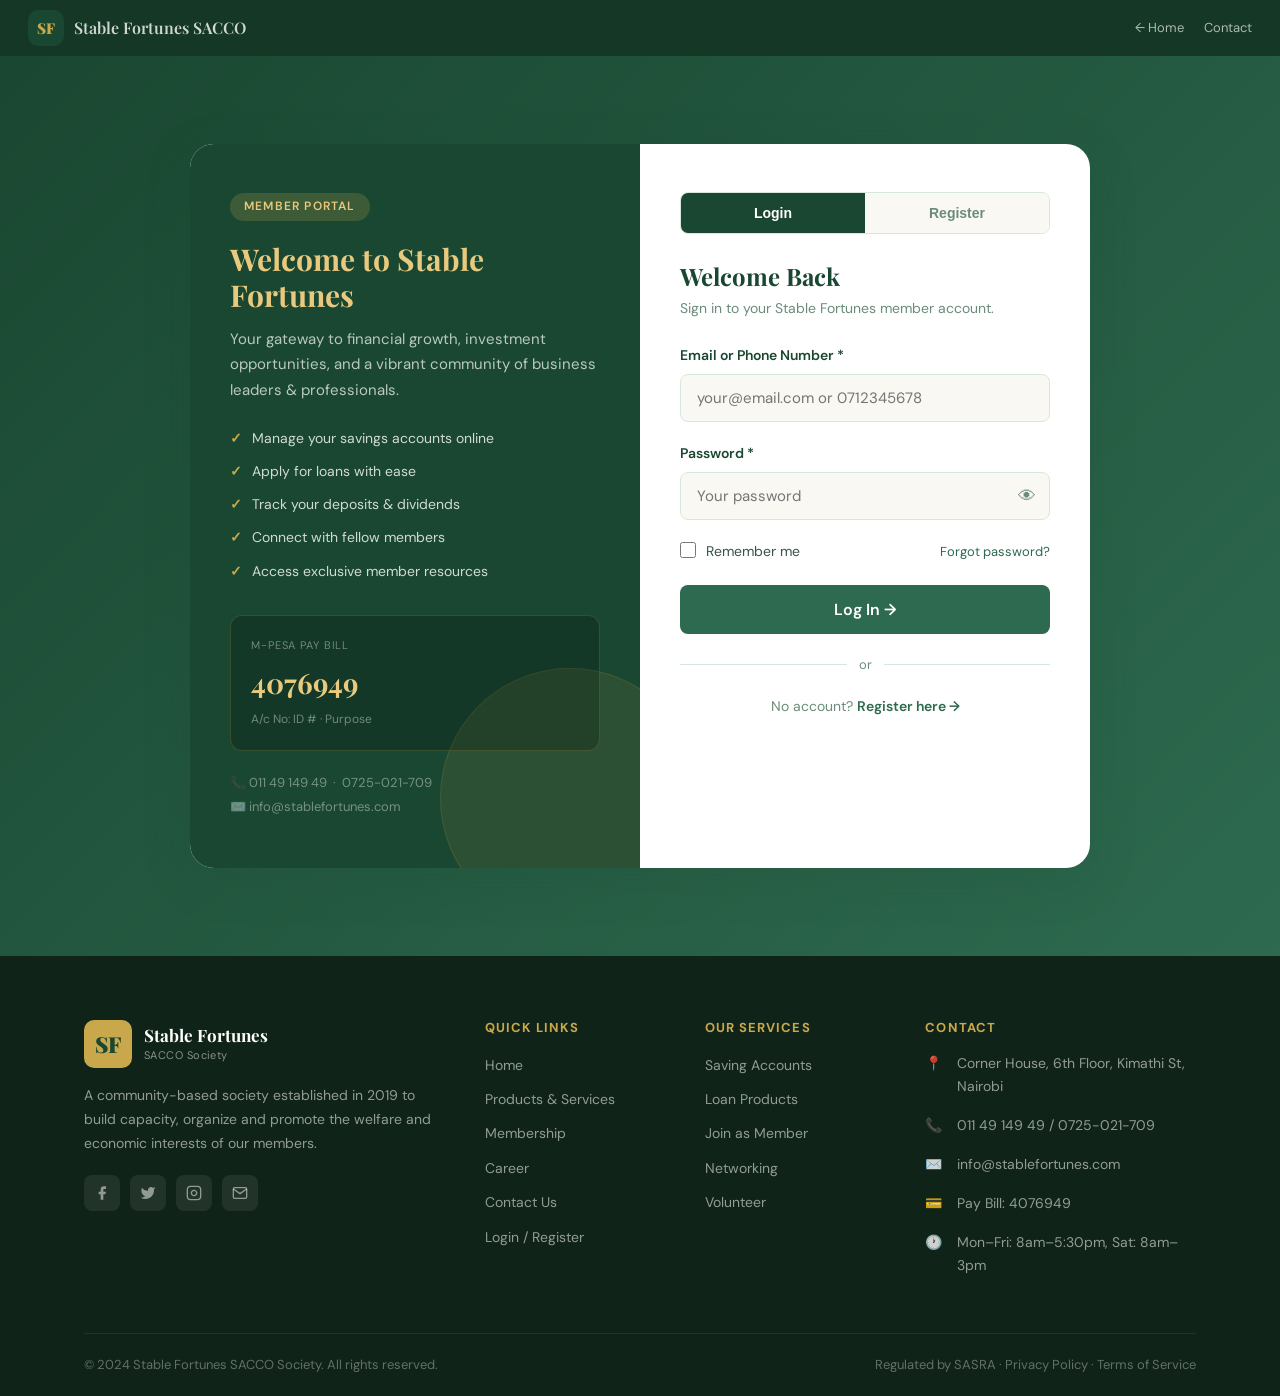
<file: auth.html>
<!DOCTYPE html>
<html lang="en">
<head>
  <meta charset="UTF-8">
  <meta name="viewport" content="width=device-width, initial-scale=1.0">
  <title>Login / Register — Stable Fortunes SACCO</title>
  <link rel="stylesheet" href="styles.css">
  <style>

    body { background: var(--green-deep); }

    .auth-top-bar {
      background: rgba(0,0,0,.22);
      padding: 10px 28px;
      display: flex;
      align-items: center;
      justify-content: space-between;
    }
    .auth-top-bar a { color: rgba(255,255,255,.65); font-size: 13px; }
    .auth-top-bar a:hover { color: var(--gold-light); }

    /* ── Inputs ── */
    .fc {
      width: 100%;
      padding: 13px 16px;
      border: 1.5px solid var(--border);
      border-radius: 8px;
      background: var(--cream);
      color: var(--text-dark);
      font-family: 'DM Sans', sans-serif;
      font-size: 15px;
      outline: none;
      transition: var(--transition);
    }
    .fc:focus      { border-color: var(--green-mid); box-shadow: 0 0 0 3px rgba(45,106,79,.1); }
    .fc:disabled   { opacity: .55; cursor: not-allowed; }
    .fc.is-valid   { border-color: #2d6a4f; background: #f0faf5; }
    .fc.is-invalid { border-color: #c0392b; background: #fff5f5; }

    /* ── Step bar ── */
    .step-bar { display: flex; align-items: center; margin-bottom: 28px; }
    .step-wrap { display: flex; flex-direction: column; align-items: center; }
    .step-dot {
      width: 32px; height: 32px; border-radius: 50%;
      background: var(--border); color: var(--text-light);
      font-size: 13px; font-weight: 700;
      display: flex; align-items: center; justify-content: center;
      transition: var(--transition); position: relative; z-index: 1; flex-shrink: 0;
    }
    .step-dot.active { background: var(--green-mid); color: #fff; }
    .step-dot.done   { background: var(--green-deep); color: var(--gold-light); }
    .step-lbl { font-size: 10px; color: var(--text-light); margin-top: 4px; white-space: nowrap; }
    .step-line { flex: 1; height: 2px; background: var(--border); transition: background .4s; }
    .step-line.done { background: var(--green-deep); }

    /* ── Reg steps ── */
    .reg-step        { display: none; }
    .reg-step.active { display: block; animation: fadeUp .4s ease both; }

    /* ── Verify row ── */
    .verify-row { display: flex; gap: 8px; align-items: flex-end; }
    .verify-row .fc { flex: 1; }
    .btn-send {
      padding: 13px 18px; border-radius: 8px;
      background: var(--green-mid); color: #fff;
      font-family: 'DM Sans', sans-serif; font-size: 13px; font-weight: 600;
      border: none; cursor: pointer; white-space: nowrap;
      transition: var(--transition); flex-shrink: 0;
    }
    .btn-send:hover    { background: var(--green-deep); }
    .btn-send:disabled { opacity: .5; cursor: not-allowed; }

    /* ── OTP digits ── */
    .otp-group      { display: none; }
    .otp-group.open { display: block; animation: fadeUp .35s ease both; }
    .otp-digits { display: flex; gap: 10px; justify-content: center; margin: 14px 0; }
    .otp-d {
      width: 50px; height: 58px; text-align: center;
      font-size: 24px; font-weight: 700;
      border: 2px solid var(--border); border-radius: 8px;
      background: var(--cream); color: var(--text-dark);
      font-family: 'DM Sans', sans-serif; outline: none; transition: var(--transition);
    }
    .otp-d:focus  { border-color: var(--green-mid); box-shadow: 0 0 0 3px rgba(45,106,79,.12); }
    .otp-d.filled { border-color: var(--green-mid); background: #f0faf5; }
    .otp-d.shake  { border-color: #c0392b; animation: otpShake .4s ease; }
    @keyframes otpShake {
      0%,100% { transform: translateX(0); }
      20%,60% { transform: translateX(-5px); }
      40%,80% { transform: translateX(5px); }
    }

    /* ── Badges ── */
    .badge { display: none; align-items: center; gap: 6px; font-size: 13px; font-weight: 600; padding: 6px 14px; border-radius: 100px; margin-top: 8px; width: fit-content; }
    .badge.show    { display: inline-flex; }
    .badge.success { background: #e6f9ee; color: #1a6b3c; }

    /* ── ID result ── */
    .id-result { display: none; padding: 14px 16px; border-radius: 8px; font-size: 14px; margin-top: 8px; border-left: 4px solid; }
    .id-result.show    { display: block; animation: fadeUp .3s ease both; }
    .id-result.id-ok   { background: #e8f8ef; border-color: #2d6a4f; color: #1a4731; }
    .id-result.id-fail { background: #fdecea; border-color: #c0392b; color: #7b1c14; }

    /* ── Form messages ── */
    .fmsg      { font-size: 12px; color: #c0392b; margin-top: 5px; display: none; }
    .fmsg.show { display: block; }

    /* ── Resend btn ── */
    .resend-btn { background: none; border: none; color: var(--green-mid); font-weight: 600; cursor: pointer; font-family: 'DM Sans', sans-serif; font-size: 13px; }
    .resend-btn:disabled { opacity: .5; cursor: not-allowed; }

    /* ── Spinner ── */
    .spin { display: inline-block; width: 13px; height: 13px; border: 2px solid rgba(255,255,255,.35); border-top-color: #fff; border-radius: 50%; animation: spinR .65s linear infinite; vertical-align: middle; margin-right: 5px; }
    @keyframes spinR { to { transform: rotate(360deg); } }

    .otp-hint { font-size: 13px; color: var(--text-light); text-align: center; }

    /* ── Checkbox row ── */
    .chk-row { display: flex; align-items: flex-start; gap: 10px; font-size: 14px; color: var(--text-mid); }
    .chk-row input { width: 16px; height: 16px; margin-top: 2px; accent-color: var(--green-mid); flex-shrink: 0; }

    /* ── Password eye ── */
    .pwd-wrap { position: relative; }
    .pwd-eye { position: absolute; right: 14px; top: 50%; transform: translateY(-50%); background: none; border: none; cursor: pointer; color: var(--text-light); font-size: 18px; line-height: 1; }

    /* ── Step nav buttons ── */
    .step-nav { display: flex; gap: 10px; margin-top: 24px; }
    .btn-back { flex: 1; padding: 14px; border-radius: 8px; border: 1.5px solid var(--border); background: var(--cream); color: var(--text-mid); font-family: 'DM Sans', sans-serif; font-size: 15px; font-weight: 600; cursor: pointer; transition: var(--transition); }
    .btn-back:hover { border-color: var(--green-mid); color: var(--green-mid); }
    .btn-next { flex: 2; padding: 14px; border-radius: 8px; border: none; background: var(--green-mid); color: #fff; font-family: 'DM Sans', sans-serif; font-size: 15px; font-weight: 600; cursor: pointer; transition: var(--transition); display: flex; align-items: center; justify-content: center; gap: 8px; }
    .btn-next:hover    { background: var(--green-deep); }
    .btn-next:disabled { opacity: .5; cursor: not-allowed; }

    .security-note { background: rgba(201,168,76,.08); border: 1px solid rgba(201,168,76,.25); border-radius: 8px; padding: 12px 16px; font-size: 13px; color: var(--text-mid); margin-top: 16px; }
  </style>
</head>
<body>

<!-- Top bar -->
<div class="auth-top-bar">
  <a href="index.html" style="display:flex;align-items:center;gap:10px">
    <div class="logo-icon" style="width:36px;height:36px;font-size:15px">SF</div>
    <span style="color:rgba(255,255,255,.8);font-family:'Playfair Display',serif;font-size:16px;font-weight:600">Stable Fortunes SACCO</span>
  </a>
  <div style="display:flex;gap:20px">
    <a href="index.html">← Home</a>
    <a href="contact.html">Contact</a>
  </div>
</div>

<div class="auth-page">
  <div class="auth-container">
    <div class="auth-grid">

      <!-- LEFT PANEL -->
      <div class="auth-side">
        <div style="position:relative;z-index:1">
          <div class="tag" style="background:rgba(201,168,76,.2);color:var(--gold-light);margin-bottom:20px">Member Portal</div>
          <h2>Welcome to Stable Fortunes</h2>
          <p>Your gateway to financial growth, investment opportunities, and a vibrant community of business leaders &amp; professionals.</p>
          <ul>
            <li>Manage your savings accounts online</li>
            <li>Apply for loans with ease</li>
            <li>Track your deposits &amp; dividends</li>
            <li>Connect with fellow members</li>
            <li>Access exclusive member resources</li>
          </ul>
          <div style="margin-top:32px;padding:20px;background:rgba(0,0,0,.2);border-radius:var(--radius);border:1px solid rgba(201,168,76,.2)">
            <div style="font-size:11px;letter-spacing:.08em;text-transform:uppercase;color:rgba(255,255,255,.4);margin-bottom:6px">M-PESA Pay Bill</div>
            <div style="font-family:'Playfair Display',serif;font-size:28px;font-weight:700;color:var(--gold-light)">4076949</div>
            <div style="font-size:12px;color:rgba(255,255,255,.4);margin-top:4px">A/c No: ID # · Purpose</div>
          </div>
          <div style="margin-top:20px;font-size:13px;color:rgba(255,255,255,.4);line-height:1.9">
            📞 011 49 149 49 &nbsp;·&nbsp; 0725-021-709<br>
            ✉️ info@stablefortunes.com
          </div>
        </div>
      </div>

      <!-- RIGHT FORM PANEL -->
      <div class="auth-form-side">

        <div class="auth-tabs">
          <button class="auth-tab active" id="tabLogin"    onclick="switchTab('login')">Login</button>
          <button class="auth-tab"        id="tabRegister" onclick="switchTab('register')">Register</button>
        </div>

        <!-- ════ LOGIN ════ -->
        <div class="auth-form active" id="loginForm">
          <h3 style="font-family:'Playfair Display',serif;font-size:24px;color:var(--green-deep);margin-bottom:6px">Welcome Back</h3>
          <p style="font-size:14px;color:var(--text-light);margin-bottom:24px">Sign in to your Stable Fortunes member account.</p>

          <div class="form-group">
            <label class="form-label">Email or Phone Number *</label>
            <input type="text" class="fc" id="loginId" placeholder="your@email.com or 0712345678">
            <span class="fmsg" id="e_loginId"></span>
          </div>
          <div class="form-group">
            <label class="form-label">Password *</label>
            <div class="pwd-wrap">
              <input type="password" class="fc" id="loginPwd" placeholder="Your password">
              <button class="pwd-eye" onclick="togglePwd('loginPwd')">👁</button>
            </div>
            <span class="fmsg" id="e_loginPwd"></span>
          </div>
          <div style="display:flex;justify-content:space-between;align-items:center;margin-bottom:22px">
            <label class="chk-row"><input type="checkbox"> Remember me</label>
            <a href="#" style="font-size:13px;color:var(--green-mid)">Forgot password?</a>
          </div>

          <button class="btn btn-green" style="width:100%;justify-content:center;padding:14px;font-size:16px" onclick="doLogin()">
            Log In →
          </button>
          <span class="fmsg" id="e_login" style="text-align:center;margin-top:8px"></span>

          <div class="divider">or</div>
          <p style="text-align:center;font-size:14px;color:var(--text-light)">
            No account?
            <button onclick="switchTab('register')" style="background:none;border:none;color:var(--green-mid);font-weight:600;cursor:pointer;font-family:'DM Sans',sans-serif;font-size:14px">Register here →</button>
          </p>
        </div>

        <!-- ════ REGISTER ════ -->
        <div class="auth-form" id="registerForm">

          <!-- Step bar -->
          <div class="step-bar">
            <div class="step-wrap"><div class="step-dot active" id="dot1">1</div><div class="step-lbl">Details</div></div>
            <div class="step-line" id="line1"></div>
            <div class="step-wrap"><div class="step-dot" id="dot2">2</div><div class="step-lbl">Phone</div></div>
            <div class="step-line" id="line2"></div>
            <div class="step-wrap"><div class="step-dot" id="dot3">3</div><div class="step-lbl">Email</div></div>
            <div class="step-line" id="line3"></div>
            <div class="step-wrap"><div class="step-dot" id="dot4">4</div><div class="step-lbl">ID</div></div>
          </div>

          <!-- STEP 1 -->
          <div class="reg-step active" id="step1">
            <h3 style="font-family:'Playfair Display',serif;font-size:22px;color:var(--green-deep);margin-bottom:4px">Create Your Account</h3>
            <p style="font-size:14px;color:var(--text-light);margin-bottom:20px">Join Stable Fortunes SACCO and start building your financial future.</p>

            <div class="grid-2" style="gap:14px">
              <div class="form-group">
                <label class="form-label">First Name *</label>
                <input type="text" class="fc" id="r_first" placeholder="First name">
                <span class="fmsg" id="e_first"></span>
              </div>
              <div class="form-group">
                <label class="form-label">Last Name *</label>
                <input type="text" class="fc" id="r_last" placeholder="Last name">
                <span class="fmsg" id="e_last"></span>
              </div>
            </div>

            <div class="form-group">
              <label class="form-label">Account Type *</label>
              <select class="fc" id="r_acct">
                <option value="">Select account type…</option>
                <option>Ordinary Account</option>
                <option>Biashara Account</option>
                <option>Group Account</option>
                <option>Children's Account</option>
                <option>Investment Account</option>
                <option>Retirement Account</option>
                <option>Elimu Account</option>
                <option>Holiday Account</option>
                <option>Fixed Deposit</option>
              </select>
              <span class="fmsg" id="e_acct"></span>
            </div>

            <div class="form-group">
              <label class="form-label">Password *</label>
              <div class="pwd-wrap">
                <input type="password" class="fc" id="r_pwd" placeholder="Minimum 8 characters">
                <button class="pwd-eye" onclick="togglePwd('r_pwd')">👁</button>
              </div>
              <span class="fmsg" id="e_pwd"></span>
            </div>

            <div class="form-group">
              <label class="form-label">Confirm Password *</label>
              <div class="pwd-wrap">
                <input type="password" class="fc" id="r_pwd2" placeholder="Repeat password">
                <button class="pwd-eye" onclick="togglePwd('r_pwd2')">👁</button>
              </div>
              <span class="fmsg" id="e_pwd2"></span>
            </div>

            <div class="form-group">
              <label class="chk-row">
                <input type="checkbox" id="r_terms">
                <span>I agree to the <a href="#" style="color:var(--green-mid)">Privacy Policy</a> and <a href="#" style="color:var(--green-mid)">Terms of Service</a>.</span>
              </label>
              <span class="fmsg" id="e_terms"></span>
            </div>

            <button class="btn btn-green" style="width:100%;justify-content:center;padding:14px;font-size:16px" onclick="step1Next()">
              Continue — Verify Phone
              <svg width="16" height="16" viewBox="0 0 24 24" fill="none" stroke="currentColor" stroke-width="2"><polyline points="9 18 15 12 9 6"/></svg>
            </button>
            <div class="divider">already a member?</div>
            <p style="text-align:center;font-size:14px;color:var(--text-light)">
              <button onclick="switchTab('login')" style="background:none;border:none;color:var(--green-mid);font-weight:600;cursor:pointer;font-family:'DM Sans',sans-serif;font-size:14px">← Sign in</button>
            </p>
          </div>

          <!-- STEP 2: Phone OTP -->
          <div class="reg-step" id="step2">
            <h3 style="font-family:'Playfair Display',serif;font-size:22px;color:var(--green-deep);margin-bottom:4px">Verify Phone Number</h3>
            <p style="font-size:14px;color:var(--text-light);margin-bottom:22px">We'll send a 6-digit code via SMS to confirm your number.</p>

            <div class="form-group">
              <label class="form-label">Phone Number *</label>
              <div class="verify-row">
                <input type="tel" class="fc" id="r_phone" placeholder="e.g. 0712 345 678">
                <button class="btn-send" id="btnSendPhone" onclick="sendPhoneOtp()">Send OTP</button>
              </div>
              <span class="fmsg" id="e_phone"></span>
            </div>

            <div class="otp-group" id="phoneOtpGroup">
              <label class="form-label" style="display:block;margin-bottom:6px">Enter the 6-digit code sent to your phone</label>
              <div class="otp-digits">
                <input class="otp-d" maxlength="1" id="p0" oninput="otpIn(this,'p',0)" onkeydown="otpBk(event,this,'p',0)">
                <input class="otp-d" maxlength="1" id="p1" oninput="otpIn(this,'p',1)" onkeydown="otpBk(event,this,'p',1)">
                <input class="otp-d" maxlength="1" id="p2" oninput="otpIn(this,'p',2)" onkeydown="otpBk(event,this,'p',2)">
                <input class="otp-d" maxlength="1" id="p3" oninput="otpIn(this,'p',3)" onkeydown="otpBk(event,this,'p',3)">
                <input class="otp-d" maxlength="1" id="p4" oninput="otpIn(this,'p',4)" onkeydown="otpBk(event,this,'p',4)">
                <input class="otp-d" maxlength="1" id="p5" oninput="otpIn(this,'p',5)" onkeydown="otpBk(event,this,'p',5)">
              </div>
              <p class="otp-hint">Didn't receive it? <button class="resend-btn" id="phoneResend" onclick="sendPhoneOtp()" disabled>Resend in <span id="phoneSecs">60</span>s</button></p>
              <span class="fmsg" id="e_phoneOtp"></span>
              <button class="btn-send" style="width:100%;padding:12px;margin-top:10px;border-radius:8px" onclick="verifyPhoneOtp()">Verify Code</button>
              <div class="badge success" id="phoneOk">✓ Phone number verified</div>
            </div>

            <div class="step-nav">
              <button class="btn-back" onclick="goStep(1)">← Back</button>
              <button class="btn-next" id="btnStep2Next" onclick="step2Next()" disabled>
                Continue — Verify Email
                <svg width="16" height="16" viewBox="0 0 24 24" fill="none" stroke="currentColor" stroke-width="2"><polyline points="9 18 15 12 9 6"/></svg>
              </button>
            </div>
          </div>

          <!-- STEP 3: Email OTP -->
          <div class="reg-step" id="step3">
            <h3 style="font-family:'Playfair Display',serif;font-size:22px;color:var(--green-deep);margin-bottom:4px">Verify Email Address</h3>
            <p style="font-size:14px;color:var(--text-light);margin-bottom:22px">We'll send a 6-digit code to your email address.</p>

            <div class="form-group">
              <label class="form-label">Email Address *</label>
              <div class="verify-row">
                <input type="email" class="fc" id="r_email" placeholder="your@email.com">
                <button class="btn-send" id="btnSendEmail" onclick="sendEmailOtp()">Send OTP</button>
              </div>
              <span class="fmsg" id="e_email"></span>
            </div>

            <div class="otp-group" id="emailOtpGroup">
              <label class="form-label" style="display:block;margin-bottom:6px">Enter the 6-digit code sent to your email</label>
              <div class="otp-digits">
                <input class="otp-d" maxlength="1" id="e0" oninput="otpIn(this,'e',0)" onkeydown="otpBk(event,this,'e',0)">
                <input class="otp-d" maxlength="1" id="e1" oninput="otpIn(this,'e',1)" onkeydown="otpBk(event,this,'e',1)">
                <input class="otp-d" maxlength="1" id="e2" oninput="otpIn(this,'e',2)" onkeydown="otpBk(event,this,'e',2)">
                <input class="otp-d" maxlength="1" id="e3" oninput="otpIn(this,'e',3)" onkeydown="otpBk(event,this,'e',3)">
                <input class="otp-d" maxlength="1" id="e4" oninput="otpIn(this,'e',4)" onkeydown="otpBk(event,this,'e',4)">
                <input class="otp-d" maxlength="1" id="e5" oninput="otpIn(this,'e',5)" onkeydown="otpBk(event,this,'e',5)">
              </div>
              <p class="otp-hint">Didn't receive it? <button class="resend-btn" id="emailResend" onclick="sendEmailOtp()" disabled>Resend in <span id="emailSecs">60</span>s</button></p>
              <span class="fmsg" id="e_emailOtp"></span>
              <button class="btn-send" style="width:100%;padding:12px;margin-top:10px;border-radius:8px" onclick="verifyEmailOtp()">Verify Code</button>
              <div class="badge success" id="emailOk">✓ Email address verified</div>
            </div>

            <div class="step-nav">
              <button class="btn-back" onclick="goStep(2)">← Back</button>
              <button class="btn-next" id="btnStep3Next" onclick="step3Next()" disabled>
                Continue — Verify ID
                <svg width="16" height="16" viewBox="0 0 24 24" fill="none" stroke="currentColor" stroke-width="2"><polyline points="9 18 15 12 9 6"/></svg>
              </button>
            </div>
          </div>

          <!-- STEP 4: National ID -->
          <div class="reg-step" id="step4">
            <h3 style="font-family:'Playfair Display',serif;font-size:22px;color:var(--green-deep);margin-bottom:4px">Verify National ID</h3>
            <p style="font-size:14px;color:var(--text-light);margin-bottom:22px">Enter your National ID number. We will validate it against government records.</p>

            <div class="form-group">
              <label class="form-label">National ID Number *</label>
              <div class="verify-row">
                <input type="text" class="fc" id="r_id" placeholder="e.g. 12345678" maxlength="12" oninput="this.value=this.value.replace(/\D/g,'')">
                <button class="btn-send" id="btnVerifyId" onclick="verifyId()">Verify ID</button>
              </div>
              <span class="fmsg" id="e_id"></span>
            </div>

            <div class="id-result" id="idResult"></div>
            <div class="badge success" id="idOk">✓ National ID verified</div>

            <div class="security-note">
              🔒 Your ID details are encrypted and stored securely in compliance with Kenyan data protection laws. We do not share your information with third parties.
            </div>

            <div class="step-nav">
              <button class="btn-back" onclick="goStep(3)">← Back</button>
              <button class="btn-next" id="btnComplete" onclick="completeReg()" disabled>
                Complete Registration
                <svg width="16" height="16" viewBox="0 0 24 24" fill="none" stroke="currentColor" stroke-width="2"><path d="M16 21v-2a4 4 0 0 0-4-4H6a4 4 0 0 0-4 4v2"/><circle cx="9" cy="7" r="4"/></svg>
              </button>
            </div>
            <p style="text-align:center;font-size:12px;color:var(--text-light);margin-top:14px">A confirmation email will be sent upon successful registration.</p>
          </div>

        </div><!-- /registerForm -->
      </div><!-- /auth-form-side -->
    </div><!-- /auth-grid -->
  </div>
</div>

<div id="footer-placeholder"></div>
<script src="nav-footer.js"></script>

<script>
/* ──────────────────────────────────────────
   CONFIG & STATE
────────────────────────────────────────── */
const API = 'http://localhost:8080/api';
const S = { phoneVerified:false, emailVerified:false, idVerified:false, pTimer:null, eTimer:null };

/* ──────────────────────────────────────────
   TAB SWITCH
────────────────────────────────────────── */
function switchTab(tab) {
  ['loginForm','registerForm'].forEach(id =>
    document.getElementById(id).classList.toggle('active', id.startsWith(tab)));
  document.getElementById('tabLogin').classList.toggle('active', tab==='login');
  document.getElementById('tabRegister').classList.toggle('active', tab==='register');
}
function togglePwd(id) {
  const el = document.getElementById(id);
  el.type = el.type === 'password' ? 'text' : 'password';
}

/* ──────────────────────────────────────────
   STEP NAVIGATION
────────────────────────────────────────── */
function goStep(n) {
  document.querySelectorAll('.reg-step').forEach(s => s.classList.remove('active'));
  document.getElementById('step'+n).classList.add('active');
  for (let i=1;i<=4;i++) {
    const d = document.getElementById('dot'+i);
    d.classList.remove('active','done');
    if (i < n)  d.classList.add('done');
    if (i === n) d.classList.add('active');
  }
  for (let i=1;i<=3;i++)
    document.getElementById('line'+i).classList.toggle('done', i < n);
}

/* ──────────────────────────────────────────
   STEP 1 VALIDATION
────────────────────────────────────────── */
function step1Next() {
  clrErr(['e_first','e_last','e_acct','e_pwd','e_pwd2','e_terms']);
  let ok = true;
  if (!gv('r_first'))                    { setErr('e_first','First name is required'); ok=false; }
  if (!gv('r_last'))                     { setErr('e_last','Last name is required');   ok=false; }
  if (!gv('r_acct'))                     { setErr('e_acct','Please select an account type'); ok=false; }
  if (gv('r_pwd').length < 8)            { setErr('e_pwd','Password must be at least 8 characters'); ok=false; }
  if (gv('r_pwd') !== gv('r_pwd2'))      { setErr('e_pwd2','Passwords do not match');  ok=false; }
  if (!document.getElementById('r_terms').checked) { setErr('e_terms','You must agree to the terms'); ok=false; }
  if (ok) goStep(2);
}
function step2Next() {
  if (!S.phoneVerified) { setErr('e_phone','Please verify your phone number first'); return; }
  goStep(3);
}
function step3Next() {
  if (!S.emailVerified) { setErr('e_email','Please verify your email address first'); return; }
  goStep(4);
}

/* ──────────────────────────────────────────
   PHONE OTP
────────────────────────────────────────── */
async function sendPhoneOtp() {
  clrErr(['e_phone']);
  const phone = gv('r_phone').replace(/[\s\-()]/g,'');
  if (!/^0[0-9]{9}$/.test(phone)) { setErr('e_phone','Enter a valid Kenyan phone number (e.g. 0712345678)'); return; }
  const btn = document.getElementById('btnSendPhone');
  btn.innerHTML = '<span class="spin"></span>Sending…'; btn.disabled = true;
  try {
    const d = await apiPost('/otp/send-phone', { phone });
    if (d.success) {
      document.getElementById('phoneOtpGroup').classList.add('open');
      countdown('phoneSecs','phoneResend', S,'pTimer',60);
      btn.innerHTML = 'Resend OTP';
    } else { setErr('e_phone', d.message||'Failed to send OTP'); btn.innerHTML='Send OTP'; btn.disabled=false; }
  } catch {
    document.getElementById('phoneOtpGroup').classList.add('open');
    countdown('phoneSecs','phoneResend', S,'pTimer',60);
    btn.innerHTML = 'Resend OTP';
    setErr('e_phone','⚠ Demo mode — use code: 123456');
  }
}

async function verifyPhoneOtp() {
  clrErr(['e_phoneOtp']);
  const code = readOtp('p');
  if (code.length < 6) { setErr('e_phoneOtp','Enter all 6 digits'); return; }
  const phone = gv('r_phone').replace(/[\s\-()]/g,'');
  try {
    const d = await apiPost('/otp/verify-phone', { phone, otp: code });
    if (d.success) { markDone('phone'); }
    else { setErr('e_phoneOtp', d.message||'Incorrect code'); shakeOtp('p'); }
  } catch {
    code === '123456' ? markDone('phone') : (setErr('e_phoneOtp','Incorrect code. (Demo: 123456)'), shakeOtp('p'));
  }
}

/* ──────────────────────────────────────────
   EMAIL OTP
────────────────────────────────────────── */
async function sendEmailOtp() {
  clrErr(['e_email']);
  const email = gv('r_email').trim();
  if (!/^[^\s@]+@[^\s@]+\.[^\s@]+$/.test(email)) { setErr('e_email','Enter a valid email address'); return; }
  const btn = document.getElementById('btnSendEmail');
  btn.innerHTML = '<span class="spin"></span>Sending…'; btn.disabled = true;
  try {
    const d = await apiPost('/otp/send-email', { email });
    if (d.success) {
      document.getElementById('emailOtpGroup').classList.add('open');
      countdown('emailSecs','emailResend', S,'eTimer',60);
      btn.innerHTML = 'Resend OTP';
    } else { setErr('e_email', d.message||'Failed to send OTP'); btn.innerHTML='Send OTP'; btn.disabled=false; }
  } catch {
    document.getElementById('emailOtpGroup').classList.add('open');
    countdown('emailSecs','emailResend', S,'eTimer',60);
    btn.innerHTML = 'Resend OTP';
    setErr('e_email','⚠ Demo mode — use code: 654321');
  }
}

async function verifyEmailOtp() {
  clrErr(['e_emailOtp']);
  const code = readOtp('e');
  if (code.length < 6) { setErr('e_emailOtp','Enter all 6 digits'); return; }
  const email = gv('r_email').trim();
  try {
    const d = await apiPost('/otp/verify-email', { email, otp: code });
    if (d.success) { markDone('email'); }
    else { setErr('e_emailOtp', d.message||'Incorrect code'); shakeOtp('e'); }
  } catch {
    code === '654321' ? markDone('email') : (setErr('e_emailOtp','Incorrect code. (Demo: 654321)'), shakeOtp('e'));
  }
}

/* ──────────────────────────────────────────
   MARK VERIFIED
────────────────────────────────────────── */
function markDone(type) {
  if (type === 'phone') {
    S.phoneVerified = true;
    document.getElementById('phoneOk').classList.add('show');
    document.getElementById('btnStep2Next').disabled = false;
    document.getElementById('r_phone').classList.add('is-valid');
    lockOtp('p'); clearInterval(S.pTimer);
  } else {
    S.emailVerified = true;
    document.getElementById('emailOk').classList.add('show');
    document.getElementById('btnStep3Next').disabled = false;
    document.getElementById('r_email').classList.add('is-valid');
    lockOtp('e'); clearInterval(S.eTimer);
  }
}

/* ──────────────────────────────────────────
   NATIONAL ID
────────────────────────────────────────── */
async function verifyId() {
  clrErr(['e_id']);
  const idNum = gv('r_id').trim();
  if (!/^\d{7,12}$/.test(idNum)) { setErr('e_id','Enter a valid National ID number (7–12 digits)'); return; }
  const btn = document.getElementById('btnVerifyId');
  btn.innerHTML = '<span class="spin"></span>Verifying…'; btn.disabled = true;
  const res = document.getElementById('idResult');
  res.className = 'id-result';
  document.getElementById('idOk').classList.remove('show');
  try {
    const d = await apiPost('/verify/national-id', { idNumber: idNum, firstName: gv('r_first').trim(), lastName: gv('r_last').trim() });
    if (d.valid) {
      res.className = 'id-result show id-ok';
      res.textContent = '✓ ID Verified — ' + (d.fullName || 'Name confirmed');
      S.idVerified = true;
      document.getElementById('idOk').classList.add('show');
      document.getElementById('btnComplete').disabled = false;
      document.getElementById('r_id').classList.add('is-valid');
      document.getElementById('r_id').disabled = true;
      btn.innerHTML = '✓ Verified'; btn.disabled = true;
    } else {
      res.className = 'id-result show id-fail';
      res.textContent = '✗ ' + (d.message || 'ID could not be verified');
      btn.innerHTML = 'Retry'; btn.disabled = false;
    }
  } catch {
    if (/^\d{8}$/.test(idNum)) {
      res.className = 'id-result show id-ok';
      res.textContent = '✓ ID Verified (Demo) — ' + gv('r_first') + ' ' + gv('r_last');
      S.idVerified = true;
      document.getElementById('idOk').classList.add('show');
      document.getElementById('btnComplete').disabled = false;
      document.getElementById('r_id').classList.add('is-valid');
      document.getElementById('r_id').disabled = true;
      btn.innerHTML = '✓ Verified'; btn.disabled = true;
    } else {
      res.className = 'id-result show id-fail';
      res.textContent = '✗ ID not found. (Demo: use any 8-digit number)';
      btn.innerHTML = 'Retry'; btn.disabled = false;
    }
  }
}

/* ──────────────────────────────────────────
   COMPLETE REGISTRATION
────────────────────────────────────────── */
async function completeReg() {
  if (!S.phoneVerified || !S.emailVerified || !S.idVerified) return;
  const btn = document.getElementById('btnComplete');
  btn.innerHTML = '<span class="spin"></span>Creating account…'; btn.disabled = true;
  const payload = {
    firstName: gv('r_first').trim(), lastName: gv('r_last').trim(),
    phone: gv('r_phone').replace(/[\s\-()]/g,''), email: gv('r_email').trim(),
    nationalId: gv('r_id').trim(), accountType: gv('r_acct'), password: gv('r_pwd'),
  };
  try {
    const d = await apiPost('/auth/register', payload);
    if (d.success) {
      sessionStorage.setItem('sf_member_id',   d.memberId);
      sessionStorage.setItem('sf_member_name', d.firstName);
      sessionStorage.setItem('sf_token',       d.token);
      window.location.href = 'form.html';
    } else {
      btn.innerHTML = 'Complete Registration'; btn.disabled = false;
      const res = document.getElementById('idResult');
      res.className = 'id-result show id-fail';
      res.textContent = '✗ ' + (d.message || 'Registration failed. Please try again.');
    }
  } catch {
    sessionStorage.setItem('sf_member_id',   'DEMO-' + Date.now());
    sessionStorage.setItem('sf_member_name', payload.firstName);
    window.location.href = 'form.html';
  }
}

/* ──────────────────────────────────────────
   LOGIN
────────────────────────────────────────── */
async function doLogin() {
  clrErr(['e_loginId','e_loginPwd','e_login']);
  const identifier = gv('loginId').trim();
  const password   = gv('loginPwd');
  if (!identifier) { setErr('e_loginId','Email or phone is required'); return; }
  if (!password)   { setErr('e_loginPwd','Password is required'); return; }
  try {
    const d = await apiPost('/auth/login', { identifier, password });
    if (d.success) {
      sessionStorage.setItem('sf_member_id',   d.memberId);
      sessionStorage.setItem('sf_member_name', d.firstName);
      sessionStorage.setItem('sf_token',       d.token);
      window.location.href = 'index.html';
    } else {
      const el = document.getElementById('e_login');
      el.textContent = d.message || 'Login failed'; el.classList.add('show');
    }
  } catch {
    const el = document.getElementById('e_login');
    el.textContent = 'Server unavailable. Please try again later.'; el.classList.add('show');
  }
}

/* ──────────────────────────────────────────
   OTP HELPERS
────────────────────────────────────────── */
function otpIn(el, pfx, idx) {
  el.value = el.value.replace(/\D/g,'');
  el.classList.toggle('filled', !!el.value);
  if (el.value && idx < 5) document.getElementById(pfx+(idx+1)).focus();
}
function otpBk(e, el, pfx, idx) {
  if (e.key === 'Backspace' && !el.value && idx > 0) document.getElementById(pfx+(idx-1)).focus();
}
function readOtp(pfx) {
  let s=''; for(let i=0;i<6;i++) s+=document.getElementById(pfx+i).value; return s;
}
function lockOtp(pfx) {
  for(let i=0;i<6;i++) { const el=document.getElementById(pfx+i); el.disabled=true; el.classList.add('filled'); }
}
function shakeOtp(pfx) {
  for(let i=0;i<6;i++) {
    const el=document.getElementById(pfx+i);
    el.classList.add('shake');
    setTimeout(()=>el.classList.remove('shake'),500);
  }
}

/* ──────────────────────────────────────────
   COUNTDOWN TIMER
────────────────────────────────────────── */
function countdown(secsId, btnId, stateObj, timerKey, secs) {
  let s = secs;
  const secsEl = document.getElementById(secsId);
  const btnEl  = document.getElementById(btnId);
  btnEl.disabled = true;
  clearInterval(stateObj[timerKey]);
  stateObj[timerKey] = setInterval(() => {
    s--;
    secsEl.textContent = s;
    if (s <= 0) { clearInterval(stateObj[timerKey]); btnEl.disabled=false; btnEl.textContent='Resend code'; }
  }, 1000);
}

/* ──────────────────────────────────────────
   API & UI HELPERS
────────────────────────────────────────── */
async function apiPost(path, body) {
  const res = await fetch(API + path, {
    method: 'POST', headers: {'Content-Type':'application/json'}, body: JSON.stringify(body)
  });
  return res.json();
}
const gv = id => document.getElementById(id)?.value || '';
function setErr(id, msg) { const el=document.getElementById(id); if(el){el.textContent=msg;el.classList.add('show');} }
function clrErr(ids) { ids.forEach(id=>{const el=document.getElementById(id);if(el){el.textContent='';el.classList.remove('show');}}); }
</script>

</body>
</html>
</file>
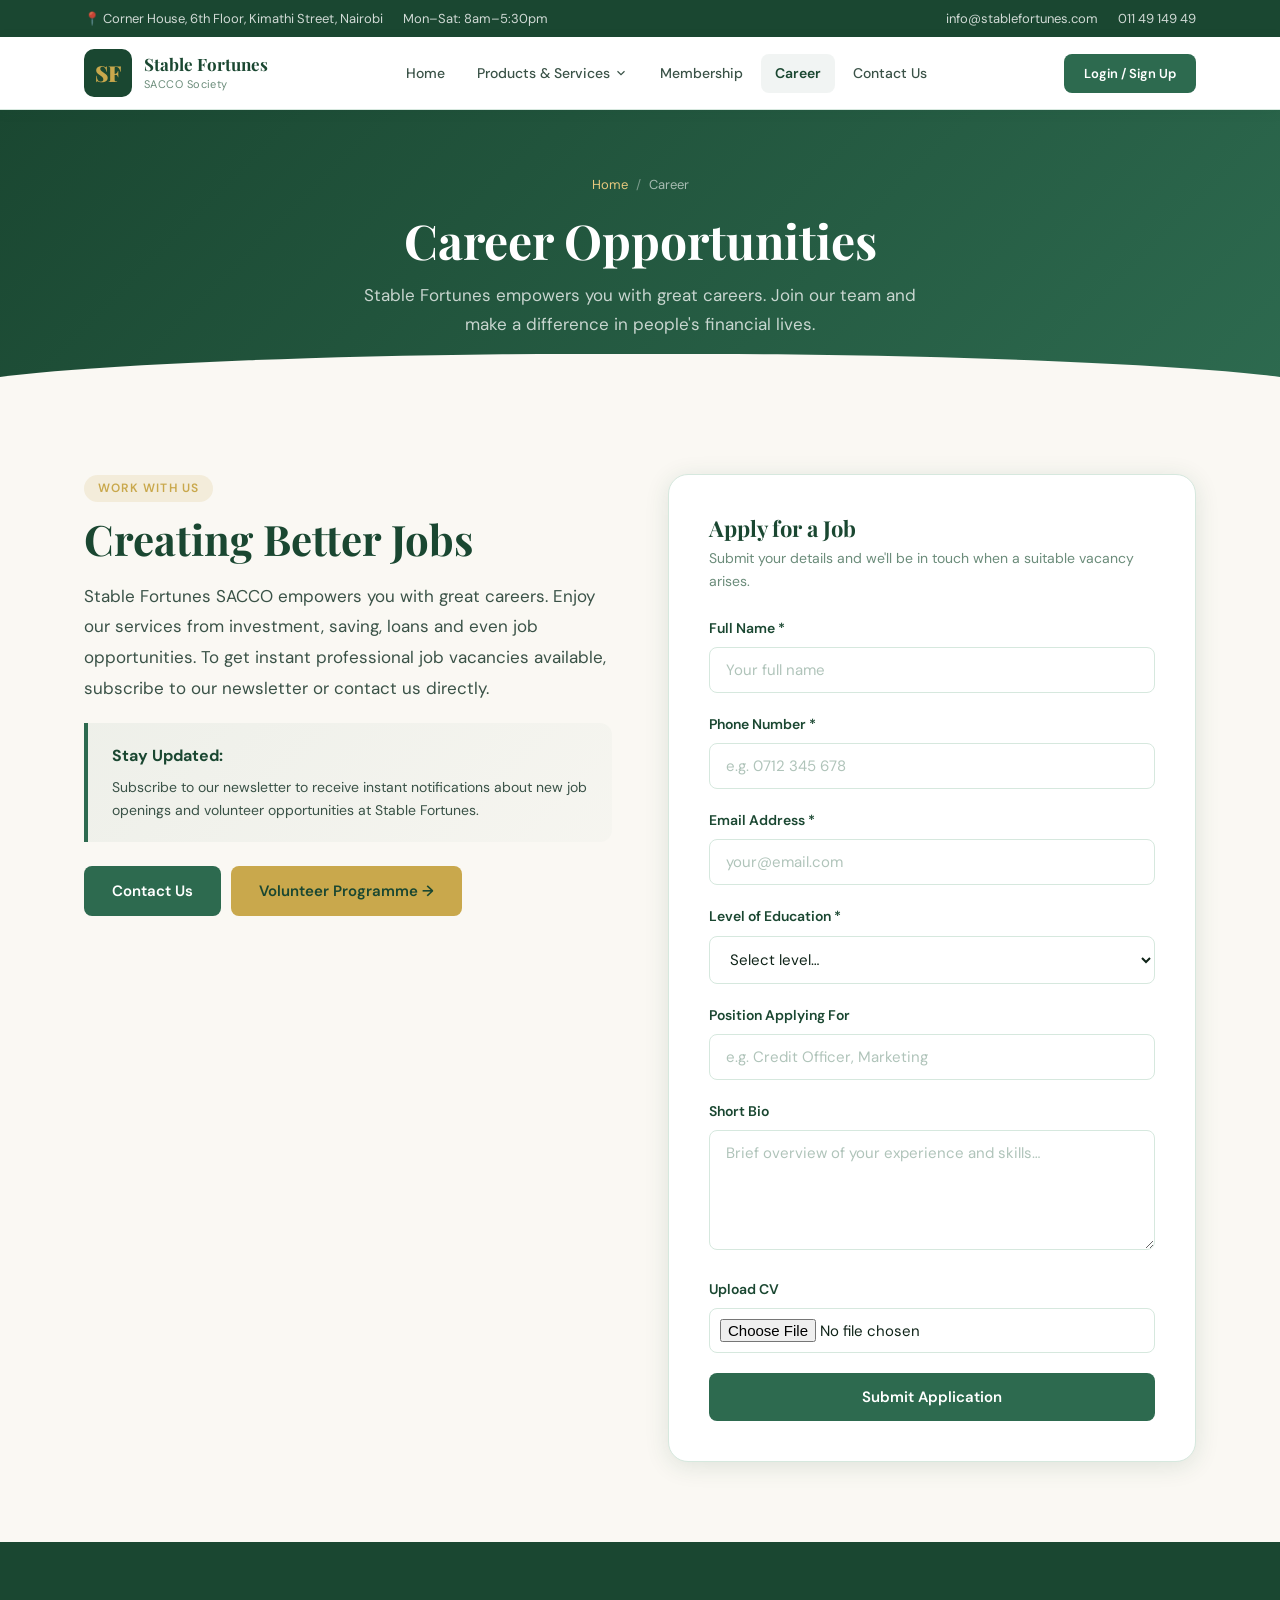
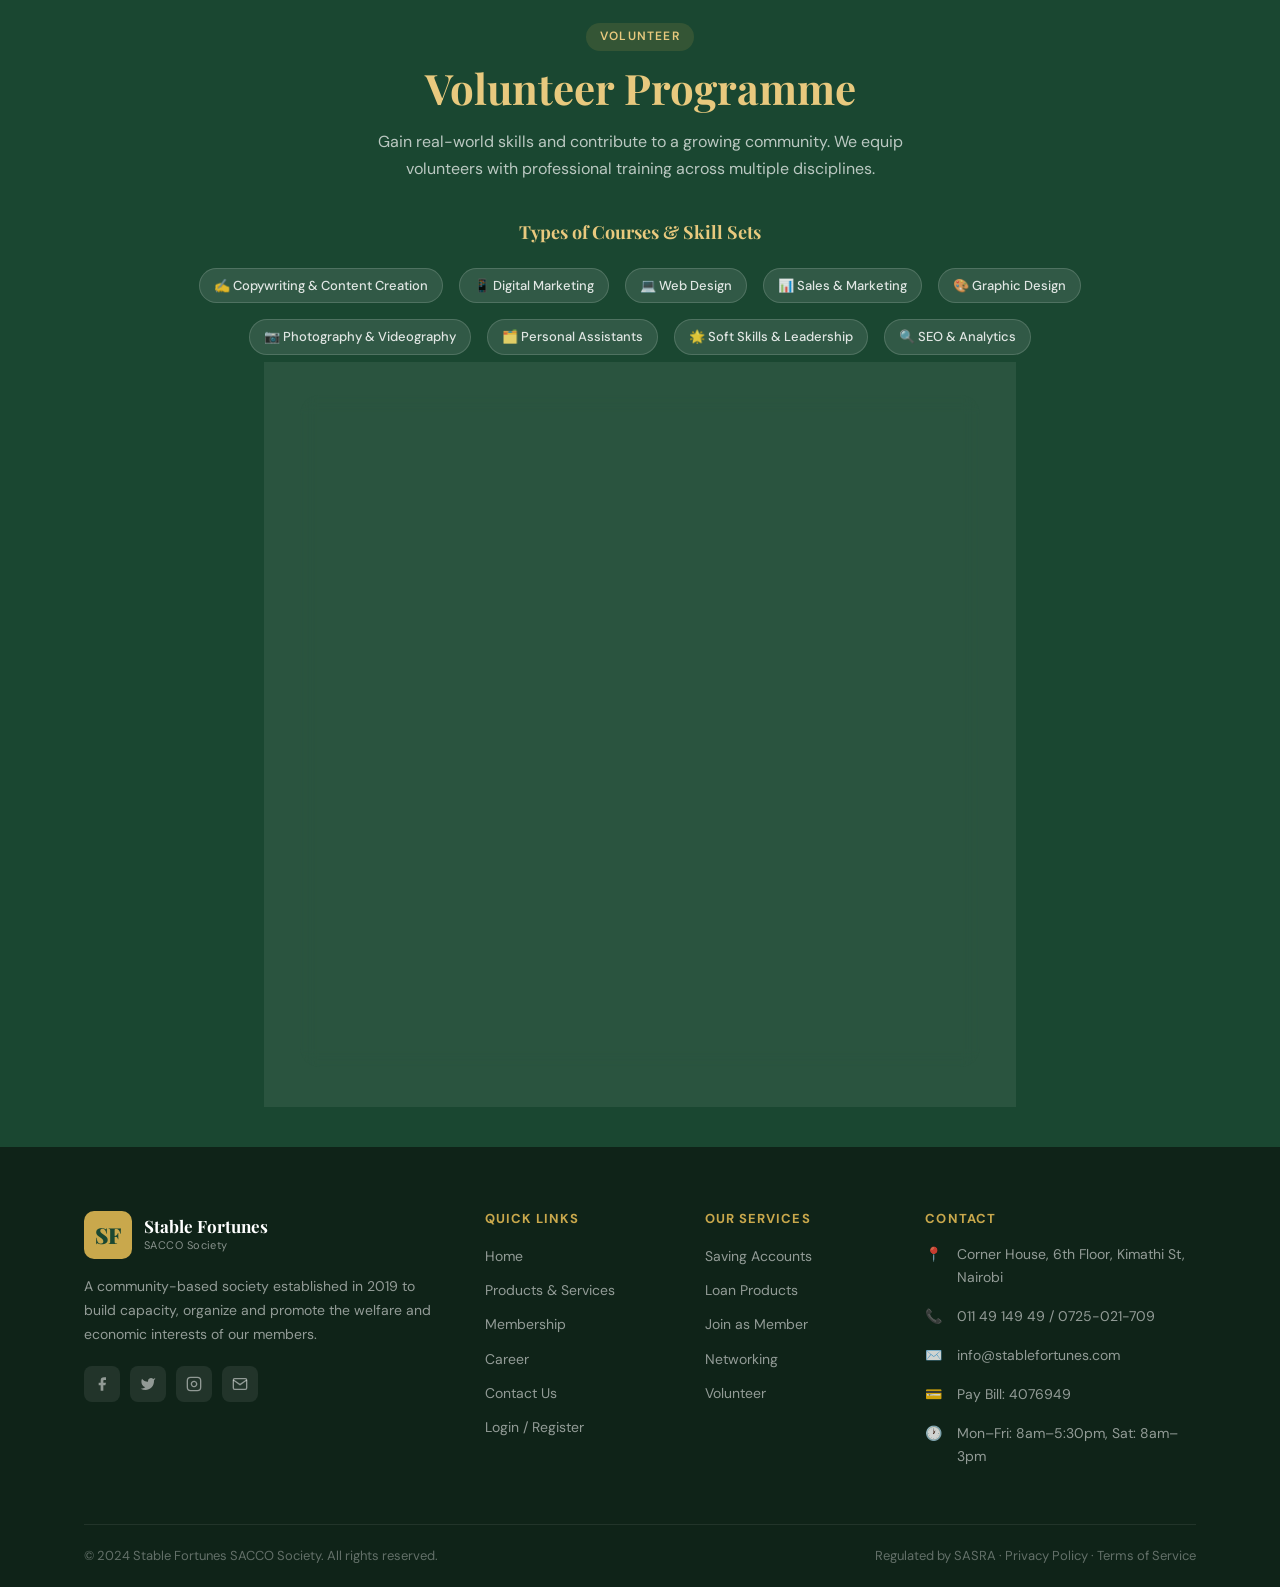
<file: career.html>
<!DOCTYPE html>
<html lang="en">
<head>
  <meta charset="UTF-8">
  <meta name="viewport" content="width=device-width, initial-scale=1.0">
  <title>Career — Stable Fortunes SACCO</title>
  <link rel="stylesheet" href="styles.css">
</head>
<body>

<div id="nav-placeholder"></div>

<section class="page-hero">
  <div class="container">
    <div class="breadcrumb"><a href="index.html">Home</a> <span>/</span> Career</div>
    <h1>Career Opportunities</h1>
    <p>Stable Fortunes empowers you with great careers. Join our team and make a difference in people's financial lives.</p>
  </div>
</section>

<!-- INTRO -->
<section class="section">
  <div class="container">
    <div class="grid-2" style="gap:56px;align-items:start">
      <div>
        <div class="tag">Work With Us</div>
        <h2 class="section-title">Creating Better Jobs</h2>
        <p style="color:var(--text-mid);font-size:17px;line-height:1.8;margin-bottom:20px">
          Stable Fortunes SACCO empowers you with great careers. Enjoy our services from investment, saving, loans and even job opportunities. To get instant professional job vacancies available, subscribe to our newsletter or contact us directly.
        </p>
        <div class="highlight-box">
          <strong style="color:var(--green-deep)">Stay Updated:</strong>
          <p style="color:var(--text-mid);margin-top:6px;font-size:14px">Subscribe to our newsletter to receive instant notifications about new job openings and volunteer opportunities at Stable Fortunes.</p>
        </div>
        <div style="margin-top:24px;display:flex;gap:10px;flex-wrap:wrap">
          <a href="contact.html" class="btn btn-green">Contact Us</a>
          <a href="#volunteer" class="btn btn-primary">Volunteer Programme →</a>
        </div>
      </div>

      <!-- JOB APPLICATION FORM -->
      <div class="form-card">
        <h3 style="font-size:22px;color:var(--green-deep);margin-bottom:6px">Apply for a Job</h3>
        <p style="font-size:14px;color:var(--text-light);margin-bottom:24px">Submit your details and we'll be in touch when a suitable vacancy arises.</p>

        <div class="form-group">
          <label class="form-label">Full Name *</label>
          <input type="text" class="form-control" placeholder="Your full name">
        </div>
        <div class="form-group">
          <label class="form-label">Phone Number *</label>
          <input type="tel" class="form-control" placeholder="e.g. 0712 345 678">
        </div>
        <div class="form-group">
          <label class="form-label">Email Address *</label>
          <input type="email" class="form-control" placeholder="your@email.com">
        </div>
        <div class="form-group">
          <label class="form-label">Level of Education *</label>
          <select class="form-control">
            <option value="">Select level…</option>
            <option>Certificate</option>
            <option>Diploma</option>
            <option>Bachelor's Degree</option>
            <option>Master's Degree</option>
            <option>PhD</option>
            <option>Professional Qualification</option>
          </select>
        </div>
        <div class="form-group">
          <label class="form-label">Position Applying For</label>
          <input type="text" class="form-control" placeholder="e.g. Credit Officer, Marketing">
        </div>
        <div class="form-group">
          <label class="form-label">Short Bio</label>
          <textarea class="form-control" rows="3" placeholder="Brief overview of your experience and skills…"></textarea>
        </div>
        <div class="form-group">
          <label class="form-label">Upload CV</label>
          <input type="file" class="form-control" accept=".pdf,.doc,.docx" style="padding:10px">
        </div>
        <button class="btn btn-green" style="width:100%;justify-content:center;padding:14px">
          Submit Application
        </button>
      </div>
    </div>
  </div>
</section>

<!-- VOLUNTEER SECTION -->
<section class="section values-section" id="volunteer">
  <div class="container">
    <div style="text-align:center;margin-bottom:40px">
      <div class="tag" style="background:rgba(201,168,76,.15);color:var(--gold-light)">Volunteer</div>
      <h2 class="section-title">Volunteer Programme</h2>
      <p style="color:rgba(255,255,255,.7);max-width:560px;margin:0 auto">Gain real-world skills and contribute to a growing community. We equip volunteers with professional training across multiple disciplines.</p>
    </div>

    <div style="margin-bottom:36px">
      <h3 style="color:var(--gold-light);text-align:center;font-size:18px;margin-bottom:20px">Types of Courses &amp; Skill Sets</h3>
      <div style="display:flex;flex-wrap:wrap;justify-content:center;gap:8px">
        <span class="career-skill-chip" style="background:rgba(255,255,255,.1);color:rgba(255,255,255,.85);border-color:rgba(255,255,255,.15)">✍️ Copywriting &amp; Content Creation</span>
        <span class="career-skill-chip" style="background:rgba(255,255,255,.1);color:rgba(255,255,255,.85);border-color:rgba(255,255,255,.15)">📱 Digital Marketing</span>
        <span class="career-skill-chip" style="background:rgba(255,255,255,.1);color:rgba(255,255,255,.85);border-color:rgba(255,255,255,.15)">💻 Web Design</span>
        <span class="career-skill-chip" style="background:rgba(255,255,255,.1);color:rgba(255,255,255,.85);border-color:rgba(255,255,255,.15)">📊 Sales &amp; Marketing</span>
        <span class="career-skill-chip" style="background:rgba(255,255,255,.1);color:rgba(255,255,255,.85);border-color:rgba(255,255,255,.15)">🎨 Graphic Design</span>
        <span class="career-skill-chip" style="background:rgba(255,255,255,.1);color:rgba(255,255,255,.85);border-color:rgba(255,255,255,.15)">📷 Photography &amp; Videography</span>
        <span class="career-skill-chip" style="background:rgba(255,255,255,.1);color:rgba(255,255,255,.85);border-color:rgba(255,255,255,.15)">🗂️ Personal Assistants</span>
        <span class="career-skill-chip" style="background:rgba(255,255,255,.1);color:rgba(255,255,255,.85);border-color:rgba(255,255,255,.15)">🌟 Soft Skills &amp; Leadership</span>
        <span class="career-skill-chip" style="background:rgba(255,255,255,.1);color:rgba(255,255,255,.85);border-color:rgba(255,255,255,.15)">🔍 SEO &amp; Analytics</span>
      </div>
    </div>

    <!-- VOLUNTEER FORM -->
    <div style="max-width:680px;margin:0 auto">
      <div class="form-card" style="background:rgba(255,255,255,.07);border:1px solid rgba(255,255,255,.15);backdrop-filter:blur(8px)">
        <h3 style="color:var(--gold-light);margin-bottom:6px">Join as a Volunteer</h3>
        <p style="color:rgba(255,255,255,.6);font-size:14px;margin-bottom:24px">Fill in your details and we'll reach out to match you with a suitable programme.</p>
        <div class="grid-2" style="gap:16px">
          <div class="form-group">
            <label class="form-label" style="color:rgba(255,255,255,.75)">Full Name *</label>
            <input type="text" class="form-control" placeholder="Your full name" style="background:rgba(255,255,255,.1);border-color:rgba(255,255,255,.2);color:var(--white)">
          </div>
          <div class="form-group">
            <label class="form-label" style="color:rgba(255,255,255,.75)">Phone Number *</label>
            <input type="tel" class="form-control" placeholder="0712 345 678" style="background:rgba(255,255,255,.1);border-color:rgba(255,255,255,.2);color:var(--white)">
          </div>
        </div>
        <div class="form-group">
          <label class="form-label" style="color:rgba(255,255,255,.75)">Email Address *</label>
          <input type="email" class="form-control" placeholder="your@email.com" style="background:rgba(255,255,255,.1);border-color:rgba(255,255,255,.2);color:var(--white)">
        </div>
        <div class="form-group">
          <label class="form-label" style="color:rgba(255,255,255,.75)">Area of Interest</label>
          <input type="text" class="form-control" placeholder="e.g. Web Design, Marketing" style="background:rgba(255,255,255,.1);border-color:rgba(255,255,255,.2);color:var(--white)">
        </div>
        <div class="form-group">
          <label class="form-label" style="color:rgba(255,255,255,.75)">Message (optional)</label>
          <textarea class="form-control" rows="3" placeholder="Tell us a bit about yourself…" style="background:rgba(255,255,255,.1);border-color:rgba(255,255,255,.2);color:var(--white)"></textarea>
        </div>
        <button class="btn btn-primary" style="width:100%;justify-content:center;padding:14px">
          Submit Volunteer Application
        </button>
      </div>
    </div>
  </div>
</section>

<div id="footer-placeholder"></div>
<div id="footer-placeholder"></div>

<script src="nav-footer.js"></script>
</body>
</html>
</file>
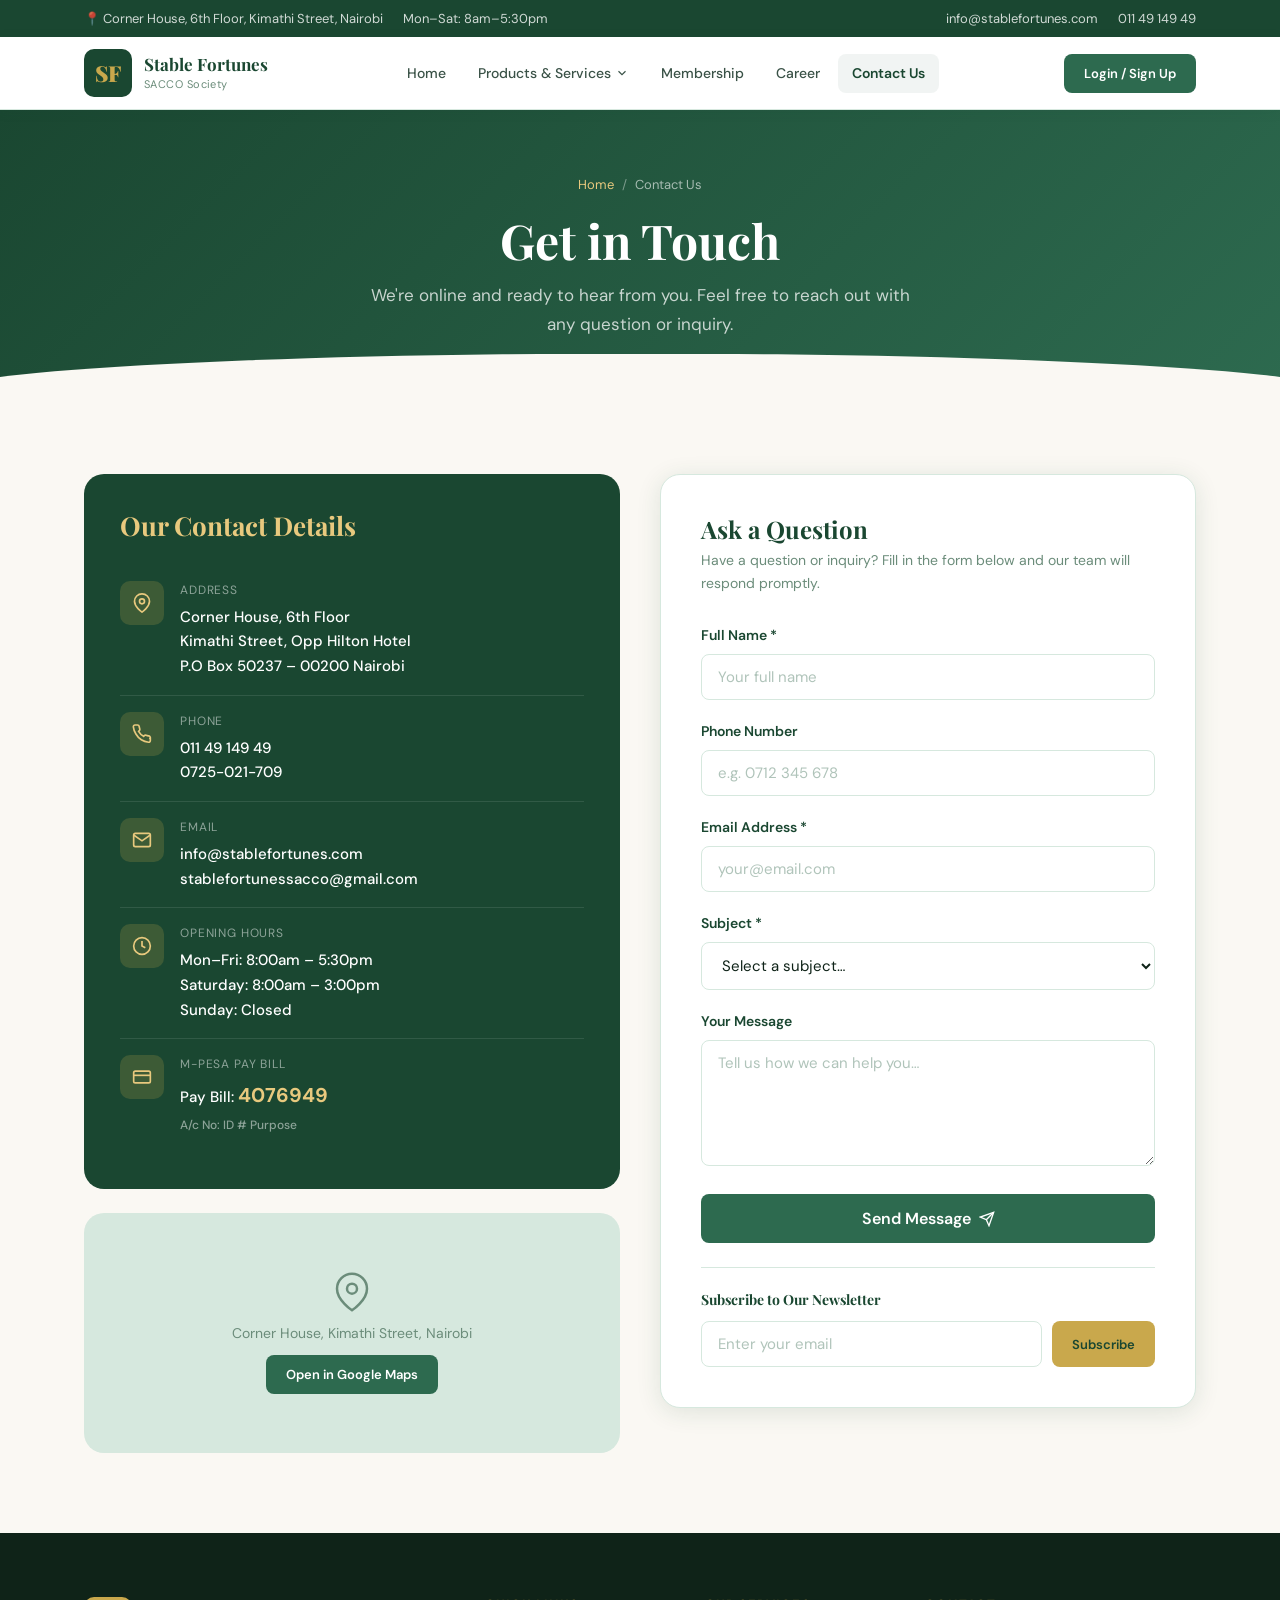
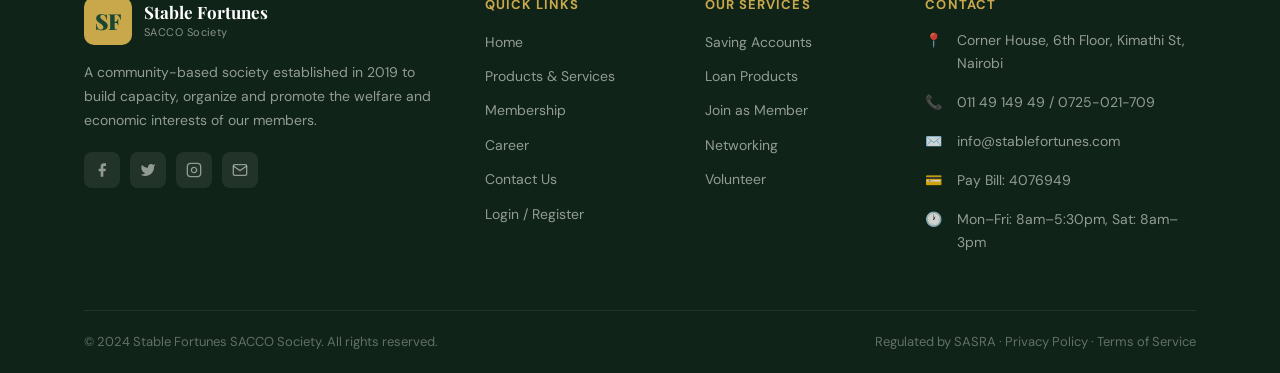
<file: contact.html>
<!DOCTYPE html>
<html lang="en">
<head>
  <meta charset="UTF-8">
  <meta name="viewport" content="width=device-width, initial-scale=1.0">
  <title>Contact Us — Stable Fortunes SACCO</title>
  <link rel="stylesheet" href="styles.css">
</head>
<body>

<div id="nav-placeholder"></div>

<section class="page-hero">
  <div class="container">
    <div class="breadcrumb"><a href="index.html">Home</a> <span>/</span> Contact Us</div>
    <h1>Get in Touch</h1>
    <p>We're online and ready to hear from you. Feel free to reach out with any question or inquiry.</p>
  </div>
</section>

<!-- MAIN CONTACT -->
<section class="section">
  <div class="container">
    <div class="grid-2" style="gap:40px;align-items:start">

      <!-- CONTACT INFO -->
      <div>
        <div class="contact-info-card">
          <h2 style="font-size:26px;color:var(--gold-light);margin-bottom:24px;font-family:'Playfair Display',serif">Our Contact Details</h2>
          <div class="contact-info-item">
            <div class="contact-info-icon">
              <svg viewBox="0 0 24 24" fill="none" stroke="currentColor" stroke-width="2"><path d="M21 10c0 7-9 13-9 13s-9-6-9-13a9 9 0 0 1 18 0z"/><circle cx="12" cy="10" r="3"/></svg>
            </div>
            <div>
              <div class="contact-info-label">Address</div>
              <div class="contact-info-val">Corner House, 6th Floor<br>Kimathi Street, Opp Hilton Hotel<br>P.O Box 50237 – 00200 Nairobi</div>
            </div>
          </div>
          <div class="contact-info-item">
            <div class="contact-info-icon">
              <svg viewBox="0 0 24 24" fill="none" stroke="currentColor" stroke-width="2"><path d="M22 16.92v3a2 2 0 0 1-2.18 2 19.79 19.79 0 0 1-8.63-3.07A19.5 19.5 0 0 1 4.69 12 19.79 19.79 0 0 1 1.61 3.41 2 2 0 0 1 3.6 1.21h3a2 2 0 0 1 2 1.72c.127.96.361 1.903.7 2.81a2 2 0 0 1-.45 2.11L7.91 8.81a16 16 0 0 0 6 6l.86-.86a2 2 0 0 1 2.11-.45c.907.339 1.85.573 2.81.7A2 2 0 0 1 21.73 16.92z"/></svg>
            </div>
            <div>
              <div class="contact-info-label">Phone</div>
              <div class="contact-info-val">011 49 149 49<br>0725-021-709</div>
            </div>
          </div>
          <div class="contact-info-item">
            <div class="contact-info-icon">
              <svg viewBox="0 0 24 24" fill="none" stroke="currentColor" stroke-width="2"><path d="M4 4h16c1.1 0 2 .9 2 2v12c0 1.1-.9 2-2 2H4c-1.1 0-2-.9-2-2V6c0-1.1.9-2 2-2z"/><polyline points="22,6 12,13 2,6"/></svg>
            </div>
            <div>
              <div class="contact-info-label">Email</div>
              <div class="contact-info-val">info@stablefortunes.com<br>stablefortunessacco@gmail.com</div>
            </div>
          </div>
          <div class="contact-info-item">
            <div class="contact-info-icon">
              <svg viewBox="0 0 24 24" fill="none" stroke="currentColor" stroke-width="2"><circle cx="12" cy="12" r="10"/><polyline points="12 6 12 12 16 14"/></svg>
            </div>
            <div>
              <div class="contact-info-label">Opening Hours</div>
              <div class="contact-info-val">Mon–Fri: 8:00am – 5:30pm<br>Saturday: 8:00am – 3:00pm<br>Sunday: Closed</div>
            </div>
          </div>
          <div class="contact-info-item">
            <div class="contact-info-icon">
              <svg viewBox="0 0 24 24" fill="none" stroke="currentColor" stroke-width="2"><rect x="2" y="5" width="20" height="14" rx="2"/><line x1="2" y1="10" x2="22" y2="10"/></svg>
            </div>
            <div>
              <div class="contact-info-label">M-PESA Pay Bill</div>
              <div class="contact-info-val">Pay Bill: <strong style="color:var(--gold-light);font-size:20px">4076949</strong><br><span style="font-size:12px;color:rgba(255,255,255,.5)">A/c No: ID # Purpose</span></div>
            </div>
          </div>
        </div>

        <!-- MAP PLACEHOLDER -->
        <div style="margin-top:24px;background:var(--border);border-radius:var(--radius-lg);overflow:hidden;height:240px;display:flex;align-items:center;justify-content:center;flex-direction:column;gap:10px;color:var(--text-light)">
          <svg width="40" height="40" viewBox="0 0 24 24" fill="none" stroke="currentColor" stroke-width="1.5"><path d="M21 10c0 7-9 13-9 13s-9-6-9-13a9 9 0 0 1 18 0z"/><circle cx="12" cy="10" r="3"/></svg>
          <span style="font-size:14px">Corner House, Kimathi Street, Nairobi</span>
          <a href="https://maps.google.com?q=Corner+House+Kimathi+Street+Nairobi" target="_blank" class="btn btn-green btn-sm">Open in Google Maps</a>
        </div>
      </div>

      <!-- CONTACT FORM -->
      <div class="form-card">
        <h3 style="font-size:24px;color:var(--green-deep);margin-bottom:6px">Ask a Question</h3>
        <p style="font-size:14px;color:var(--text-light);margin-bottom:28px">Have a question or inquiry? Fill in the form below and our team will respond promptly.</p>

        <div class="form-group">
          <label class="form-label">Full Name *</label>
          <input type="text" class="form-control" placeholder="Your full name">
        </div>
        <div class="form-group">
          <label class="form-label">Phone Number</label>
          <input type="tel" class="form-control" placeholder="e.g. 0712 345 678">
        </div>
        <div class="form-group">
          <label class="form-label">Email Address *</label>
          <input type="email" class="form-control" placeholder="your@email.com">
        </div>
        <div class="form-group">
          <label class="form-label">Subject *</label>
          <select class="form-control">
            <option value="">Select a subject…</option>
            <option>Membership Inquiry</option>
            <option>Loan Products</option>
            <option>Saving Accounts</option>
            <option>Investment Opportunities</option>
            <option>Volunteer / Career</option>
            <option>General Inquiry</option>
            <option>Other</option>
          </select>
        </div>
        <div class="form-group">
          <label class="form-label">Your Message</label>
          <textarea class="form-control" rows="5" placeholder="Tell us how we can help you…"></textarea>
        </div>
        <button class="btn btn-green" style="width:100%;justify-content:center;padding:14px;font-size:16px">
          Send Message
          <svg width="16" height="16" viewBox="0 0 24 24" fill="none" stroke="currentColor" stroke-width="2"><line x1="22" y1="2" x2="11" y2="13"/><polygon points="22 2 15 22 11 13 2 9 22 2"/></svg>
        </button>

        <div style="margin-top:24px;padding-top:24px;border-top:1px solid var(--border)">
          <h4 style="font-size:14px;color:var(--green-deep);margin-bottom:12px">Subscribe to Our Newsletter</h4>
          <div style="display:flex;gap:10px">
            <input type="email" class="form-control" placeholder="Enter your email" style="flex:1">
            <button class="btn btn-primary btn-sm">Subscribe</button>
          </div>
        </div>
      </div>
    </div>
  </div>
</section>

<div id="footer-placeholder"></div>
<div id="footer-placeholder"></div>

<script src="nav-footer.js"></script>
</body>
</html>
</file>
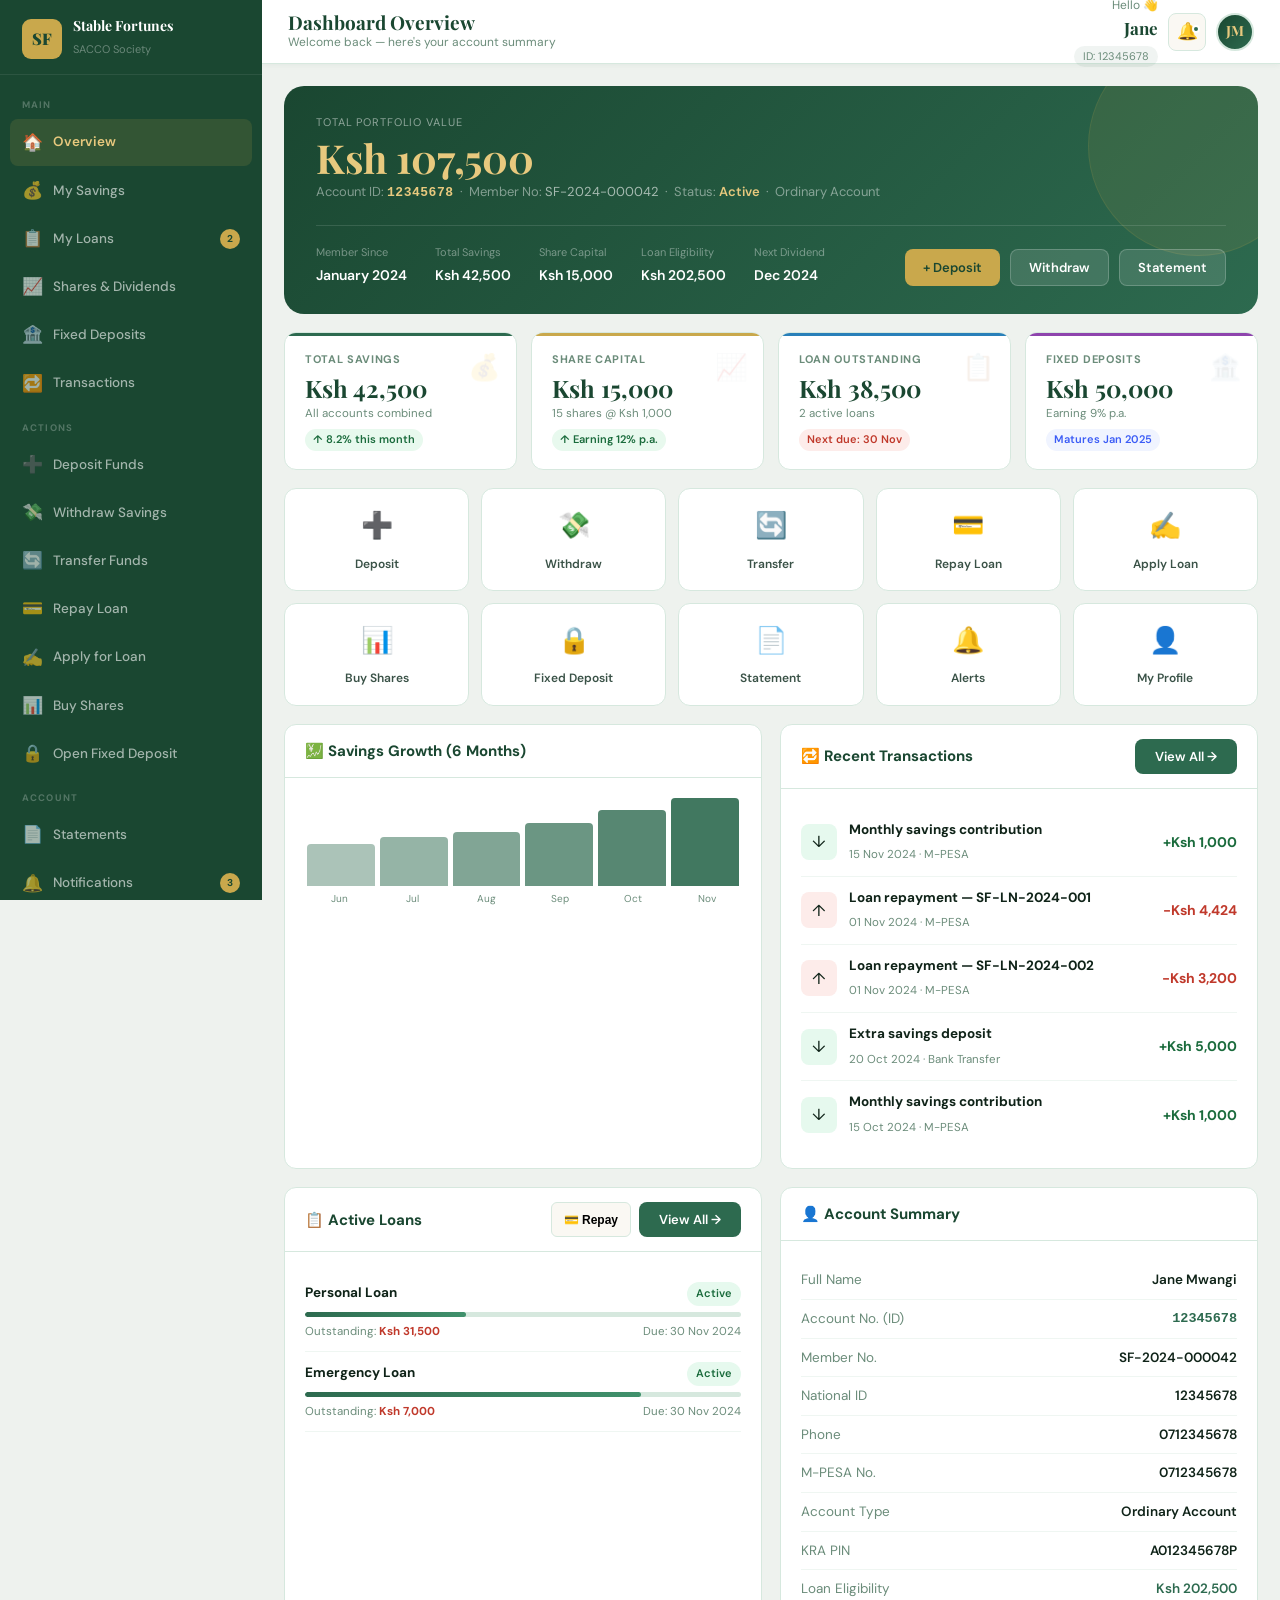
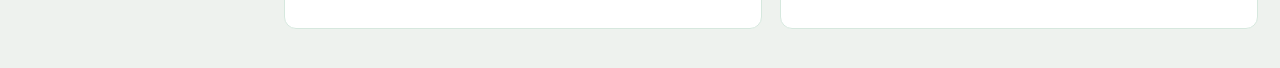
<file: dashboard.html>
<!DOCTYPE html>
<html lang="en">
<head>
  <meta charset="UTF-8">
  <meta name="viewport" content="width=device-width, initial-scale=1.0">
  <title>My Dashboard — Stable Fortunes SACCO</title>
  <link rel="stylesheet" href="styles.css">
  <style>
    :root { --sb:262px; --tb:64px; }
    *,*::before,*::after { box-sizing:border-box; margin:0; padding:0; }
    body { font-family:'DM Sans',sans-serif; background:#eef2ee; color:var(--text-dark); overflow-x:hidden; line-height:1.6; }

    /* ── SIDEBAR ── */
    .sb { position:fixed; left:0; top:0; bottom:0; width:var(--sb); background:var(--green-deep); display:flex; flex-direction:column; z-index:300; transition:transform .3s; overflow-y:auto; }
    .sb-logo { padding:18px 22px 14px; border-bottom:1px solid rgba(255,255,255,.08); display:flex; align-items:center; gap:11px; flex-shrink:0; }
    .sb-logo-ico { width:40px; height:40px; border-radius:9px; background:var(--gold); color:var(--green-deep); display:flex; align-items:center; justify-content:center; font-family:'Playfair Display',serif; font-weight:900; font-size:16px; flex-shrink:0; }
    .sb-logo-txt strong { font-family:'Playfair Display',serif; font-size:14px; color:#fff; display:block; line-height:1.2; }
    .sb-logo-txt span   { font-size:11px; color:rgba(255,255,255,.35); }
    .sb-nav { padding:10px 10px; flex:1; }
    .sb-grp { font-size:9.5px; font-weight:700; letter-spacing:.12em; text-transform:uppercase; color:rgba(255,255,255,.25); padding:13px 12px 5px; }
    .sb-lnk { display:flex; align-items:center; gap:11px; padding:10px 12px; border-radius:8px; color:rgba(255,255,255,.6); font-size:13.5px; font-weight:500; cursor:pointer; transition:.2s; margin-bottom:1px; text-decoration:none; user-select:none; }
    .sb-lnk:hover { background:rgba(255,255,255,.08); color:#fff; }
    .sb-lnk.on    { background:rgba(201,168,76,.14); color:var(--gold-light); font-weight:600; }
    .sb-lnk .ico  { font-size:17px; width:20px; text-align:center; flex-shrink:0; }
    .sb-lnk .cnt  { margin-left:auto; background:var(--gold); color:var(--green-deep); font-size:10px; font-weight:700; padding:2px 7px; border-radius:100px; }
    .sb-foot { padding:14px 10px; border-top:1px solid rgba(255,255,255,.07); flex-shrink:0; }
    .sb-user { display:flex; align-items:center; gap:10px; padding:10px 12px; border-radius:8px; background:rgba(255,255,255,.05); }
    .sb-av { width:36px; height:36px; border-radius:50%; background:linear-gradient(135deg,var(--gold),var(--gold-light)); display:flex; align-items:center; justify-content:center; font-family:'Playfair Display',serif; font-size:13px; font-weight:700; color:var(--green-deep); flex-shrink:0; }
    .sb-user-info strong { font-size:13px; color:#fff; display:block; }
    .sb-user-info span   { font-size:11px; color:rgba(255,255,255,.35); }

    /* ── MAIN ── */
    .main { margin-left:var(--sb); min-height:100vh; display:flex; flex-direction:column; }

    /* ── TOPBAR ── */
    .topbar { height:var(--tb); background:#fff; border-bottom:1px solid var(--border); display:flex; align-items:center; justify-content:space-between; padding:0 26px; position:sticky; top:0; z-index:200; box-shadow:0 1px 6px rgba(26,71,49,.06); }
    .tb-left { display:flex; align-items:center; gap:12px; }
    .tb-page h1 { font-family:'Playfair Display',serif; font-size:19px; color:var(--green-deep); line-height:1.2; }
    .tb-page p  { font-size:12px; color:var(--text-light); }
    .mob-btn    { display:none; background:none; border:none; font-size:22px; cursor:pointer; padding:6px; }
    .tb-right   { display:flex; align-items:center; gap:10px; }
    .greeting-wrap { text-align:right; }
    .greeting-hi   { font-size:12px; color:var(--text-light); }
    .greeting-name { font-family:'Playfair Display',serif; font-size:17px; color:var(--green-deep); font-weight:700; }
    .greeting-no   { font-size:11px; color:var(--text-light); background:rgba(45,106,79,.07); padding:2px 9px; border-radius:100px; margin-top:2px; display:inline-block; }
    .tb-ico { width:38px; height:38px; border-radius:8px; background:var(--cream); border:1px solid var(--border); display:flex; align-items:center; justify-content:center; cursor:pointer; position:relative; font-size:17px; transition:.2s; }
    .tb-ico:hover { background:var(--border); }
    .notif-dot { position:absolute; top:5px; right:5px; width:8px; height:8px; border-radius:50%; background:#e74c3c; border:2px solid #fff; }
    .tb-av { width:38px; height:38px; border-radius:50%; background:linear-gradient(135deg,var(--green-deep),var(--green-mid)); display:flex; align-items:center; justify-content:center; font-family:'Playfair Display',serif; font-weight:700; font-size:14px; color:var(--gold-light); cursor:pointer; border:2px solid var(--border); }

    /* ── CONTENT ── */
    .content { padding:22px; flex:1; }
    .sec { display:none; }
    .sec.on { display:block; animation:fadeUp .35s ease both; }

    /* ── KPI CARDS ── */
    .kpi-row { display:grid; gap:14px; margin-bottom:18px; }
    .kpi-row.c4 { grid-template-columns:repeat(4,1fr); }
    .kpi-row.c3 { grid-template-columns:repeat(3,1fr); }
    .kpi { background:#fff; border-radius:var(--radius); padding:18px 20px; border:1px solid var(--border); position:relative; overflow:hidden; transition:.25s; }
    .kpi:hover { box-shadow:var(--shadow); transform:translateY(-2px); }
    .kpi::before { content:''; position:absolute; top:0; left:0; right:0; height:3px; border-radius:3px 3px 0 0; }
    .kpi.g::before { background:var(--green-mid); }
    .kpi.a::before { background:var(--gold); }
    .kpi.b::before { background:#2980b9; }
    .kpi.r::before { background:#e74c3c; }
    .kpi.p::before { background:#8e44ad; }
    .kpi.t::before { background:#16a085; }
    .kpi-ico { position:absolute; right:16px; top:14px; font-size:26px; opacity:.1; }
    .kpi-lbl { font-size:11px; font-weight:700; text-transform:uppercase; letter-spacing:.06em; color:var(--text-light); margin-bottom:7px; }
    .kpi-val { font-family:'Playfair Display',serif; font-size:24px; font-weight:700; color:var(--green-deep); line-height:1; }
    .kpi-sub { font-size:11.5px; color:var(--text-light); margin-top:5px; }
    .kpi-badge { display:inline-flex; align-items:center; gap:3px; font-size:11px; font-weight:600; padding:2px 8px; border-radius:100px; margin-top:6px; }
    .kpi-badge.up  { background:#e8f9ee; color:#1a6b3c; }
    .kpi-badge.dn  { background:#fdecea; color:#c0392b; }
    .kpi-badge.ne  { background:#f0f4ff; color:#3b5cf6; }

    /* ── PANELS ── */
    .panel { background:#fff; border-radius:var(--radius); border:1px solid var(--border); overflow:hidden; }
    .panel-hdr { padding:14px 20px; border-bottom:1px solid var(--border); display:flex; align-items:center; justify-content:space-between; gap:12px; flex-wrap:wrap; }
    .panel-title { font-size:15px; font-weight:700; color:var(--green-deep); }
    .panel-sub   { font-size:12px; color:var(--text-light); margin-top:2px; }
    .panel-body  { padding:20px; }
    .panel-foot  { padding:11px 20px; border-top:1px solid var(--border); font-size:12px; color:var(--text-light); }

    /* ── TABLES ── */
    table { width:100%; border-collapse:collapse; }
    thead th { padding:11px 14px; text-align:left; font-size:10.5px; font-weight:700; letter-spacing:.06em; text-transform:uppercase; color:var(--text-light); background:var(--cream); border-bottom:1px solid var(--border); white-space:nowrap; }
    tbody tr { border-bottom:1px solid rgba(214,232,222,.45); transition:background .15s; }
    tbody tr:last-child { border-bottom:none; }
    tbody tr:hover { background:rgba(45,106,79,.03); }
    tbody td { padding:12px 14px; font-size:13.5px; color:var(--text-mid); vertical-align:middle; }
    tbody td strong { color:var(--text-dark); }

    /* ── PILLS ── */
    .pill { display:inline-flex; align-items:center; gap:4px; padding:3px 9px; border-radius:100px; font-size:11px; font-weight:600; white-space:nowrap; }
    .pill.active  { background:#e6f9ee; color:#1a6b3c; }
    .pill.pending { background:#fff8e6; color:#b07d00; }
    .pill.overdue { background:#fdecea; color:#c0392b; }
    .pill.settled { background:#eef2ff; color:#3b5cf6; }
    .pill.credit  { background:#e6f9ee; color:#1a6b3c; }
    .pill.debit   { background:#fdecea; color:#c0392b; }

    /* ── LAYOUTS ── */
    .two-col   { display:grid; grid-template-columns:1fr 1fr; gap:18px; margin-bottom:18px; }
    .three-col { display:grid; grid-template-columns:1fr 1fr 1fr; gap:18px; margin-bottom:18px; }
    .col73     { display:grid; grid-template-columns:2fr 1fr; gap:18px; margin-bottom:18px; }
    .mb18 { margin-bottom:18px; }
    .mb14 { margin-bottom:14px; }
    .mt14 { margin-top:14px; }

    /* ── INFO ROWS ── */
    .irow { display:flex; justify-content:space-between; align-items:center; padding:8px 0; border-bottom:1px solid rgba(214,232,222,.4); font-size:13.5px; }
    .irow:last-child { border-bottom:none; }
    .irow .lbl { color:var(--text-light); }
    .irow .val { color:var(--text-dark); font-weight:600; text-align:right; }

    /* ── FORM CONTROLS ── */
    .fc { width:100%; padding:11px 14px; border:1.5px solid var(--border); border-radius:8px; background:var(--cream); color:var(--text-dark); font-family:'DM Sans',sans-serif; font-size:14px; outline:none; transition:.2s; }
    .fc:focus { border-color:var(--green-mid); box-shadow:0 0 0 3px rgba(45,106,79,.08); }
    .fc:disabled { opacity:.6; cursor:not-allowed; }
    .fl { display:block; font-size:12.5px; font-weight:600; color:var(--text-mid); margin-bottom:5px; }
    .fl .req { color:#e74c3c; margin-left:2px; }
    .fg { margin-bottom:14px; }
    .g2 { display:grid; grid-template-columns:1fr 1fr; gap:14px; }
    .g3 { display:grid; grid-template-columns:1fr 1fr 1fr; gap:14px; }

    /* ── HERO CARD ── */
    .account-hero {
      background:linear-gradient(135deg, var(--green-deep) 0%, var(--green-mid) 100%);
      border-radius:var(--radius-lg); padding:28px 32px;
      color:#fff; position:relative; overflow:hidden; margin-bottom:18px;
    }
    .account-hero::after { content:''; position:absolute; right:-50px; top:-50px; width:220px; height:220px; border-radius:50%; background:rgba(201,168,76,.1); border:1px solid rgba(201,168,76,.12); }
    .ah-inner { position:relative; z-index:1; }
    .ah-lbl   { font-size:11px; color:rgba(255,255,255,.5); text-transform:uppercase; letter-spacing:.08em; }
    .ah-bal   { font-family:'Playfair Display',serif; font-size:40px; font-weight:700; color:var(--gold-light); margin:6px 0 4px; line-height:1; }
    .ah-acct  { font-size:13px; color:rgba(255,255,255,.45); }
    .ah-meta  { display:flex; gap:28px; margin-top:22px; padding-top:18px; border-top:1px solid rgba(255,255,255,.12); flex-wrap:wrap; }
    .ah-meta-item .lbl { font-size:11px; color:rgba(255,255,255,.4); }
    .ah-meta-item .val { font-size:14px; font-weight:600; color:#fff; margin-top:2px; }
    .ah-btns  { position:absolute; right:32px; bottom:28px; z-index:1; display:flex; gap:10px; flex-wrap:wrap; }
    .ah-btn   { padding:9px 18px; border-radius:8px; font-size:13px; font-weight:600; cursor:pointer; border:none; font-family:'DM Sans',sans-serif; transition:.2s; }
    .ah-btn.gold  { background:var(--gold); color:var(--green-deep); }
    .ah-btn.gold:hover { background:var(--gold-light); }
    .ah-btn.ghost { background:rgba(255,255,255,.12); color:#fff; border:1px solid rgba(255,255,255,.2); }
    .ah-btn.ghost:hover { background:rgba(255,255,255,.2); }

    /* ── QUICK ACTIONS GRID ── */
    .qa-grid { display:grid; grid-template-columns:repeat(5,1fr); gap:12px; margin-bottom:18px; }
    .qa { background:#fff; border:1px solid var(--border); border-radius:var(--radius); padding:16px 10px; text-align:center; cursor:pointer; transition:.2s; }
    .qa:hover { border-color:var(--green-mid); background:rgba(45,106,79,.04); transform:translateY(-2px); box-shadow:var(--shadow); }
    .qa-ico   { font-size:26px; margin-bottom:8px; }
    .qa-lbl   { font-size:12px; font-weight:600; color:var(--text-mid); }

    /* ── TRANSACTION ITEM ── */
    .txn-item { display:flex; align-items:center; gap:12px; padding:10px 0; border-bottom:1px solid rgba(214,232,222,.4); }
    .txn-item:last-child { border-bottom:none; }
    .txn-ico { width:36px; height:36px; border-radius:8px; display:flex; align-items:center; justify-content:center; font-size:16px; flex-shrink:0; }
    .txn-ico.cr { background:#e6f9ee; }
    .txn-ico.dr { background:#fdecea; }
    .txn-desc strong { font-size:13.5px; color:var(--text-dark); display:block; }
    .txn-desc span   { font-size:11.5px; color:var(--text-light); }
    .txn-desc { flex:1; }
    .txn-amt  { font-weight:700; font-size:14px; }
    .txn-amt.cr { color:#1a6b3c; }
    .txn-amt.dr { color:#c0392b; }

    /* ── LOAN CARD ── */
    .loan-card { background:#fff; border-radius:var(--radius); border:1px solid var(--border); padding:18px; margin-bottom:12px; transition:.2s; }
    .loan-card:hover { box-shadow:var(--shadow); }
    .loan-hdr { display:flex; align-items:center; justify-content:space-between; margin-bottom:12px; gap:10px; }
    .prog-bar { height:5px; background:var(--border); border-radius:100px; overflow:hidden; margin:6px 0; }
    .prog-fill { height:100%; border-radius:100px; background:linear-gradient(90deg,var(--green-mid),var(--green-light)); }
    .loan-meta { display:flex; gap:18px; font-size:12.5px; color:var(--text-light); flex-wrap:wrap; }
    .loan-meta span strong { color:var(--text-dark); }

    /* ── MODAL ── */
    .modal-bg { display:none; position:fixed; inset:0; background:rgba(0,0,0,.55); z-index:999; align-items:center; justify-content:center; padding:20px; }
    .modal-bg.open { display:flex; }
    .modal { background:#fff; border-radius:var(--radius-lg); padding:30px; max-width:520px; width:100%; max-height:90vh; overflow-y:auto; position:relative; animation:fadeUp .3s ease; }
    .modal-close { position:absolute; top:14px; right:16px; background:none; border:none; font-size:22px; cursor:pointer; color:var(--text-light); }
    .modal h2 { font-family:'Playfair Display',serif; font-size:22px; color:var(--green-deep); margin-bottom:18px; }
    .modal-icon { font-size:48px; text-align:center; margin-bottom:12px; }

    /* ── STEP TABS (modal tabs) ── */
    .modal-tabs { display:flex; border-bottom:2px solid var(--border); margin-bottom:20px; }
    .modal-tab { padding:9px 16px; font-size:14px; font-weight:600; color:var(--text-light); cursor:pointer; border-bottom:2px solid transparent; margin-bottom:-2px; transition:.2s; }
    .modal-tab.on { color:var(--green-mid); border-bottom-color:var(--green-mid); }
    .modal-step { display:none; }
    .modal-step.on { display:block; }

    /* ── AMOUNT INPUT WITH PREFIX ── */
    .amt-wrap { position:relative; }
    .amt-prefix { position:absolute; left:14px; top:50%; transform:translateY(-50%); font-weight:700; color:var(--text-mid); font-size:14px; pointer-events:none; }
    .amt-input  { padding-left:52px; }

    /* ── MPESA STEPS ── */
    .step-list { display:flex; flex-direction:column; gap:10px; margin:14px 0; }
    .step-item { display:flex; align-items:flex-start; gap:12px; }
    .step-n { width:26px; height:26px; border-radius:50%; background:var(--green-mid); color:#fff; font-size:12px; font-weight:700; display:flex; align-items:center; justify-content:center; flex-shrink:0; margin-top:1px; }
    .step-txt { font-size:13.5px; color:var(--text-mid); }
    .step-txt strong { color:var(--text-dark); display:block; margin-bottom:2px; }

    /* ── MINI CHART ── */
    .chart-wrap  { height:88px; display:flex; align-items:flex-end; gap:5px; padding:0 2px; }
    .bar { flex:1; border-radius:4px 4px 0 0; min-width:0; transition:opacity .2s; cursor:pointer; }
    .bar:hover { opacity:.75; }
    .chart-lbl-row { display:flex; gap:5px; margin-top:5px; }
    .chart-lbl { flex:1; text-align:center; font-size:10px; color:var(--text-light); min-width:0; overflow:hidden; text-overflow:ellipsis; white-space:nowrap; }

    /* ── ALERT BOX ── */
    .alert-box { display:flex; align-items:flex-start; gap:10px; padding:12px 16px; border-radius:8px; font-size:13px; margin-bottom:14px; }
    .alert-box.info   { background:rgba(41,128,185,.08); border-left:3px solid #2980b9; color:#1a4f7a; }
    .alert-box.ok     { background:rgba(26,107,60,.08); border-left:3px solid var(--green-mid); color:#1a4731; }
    .alert-box.warn   { background:rgba(176,125,0,.08); border-left:3px solid #b07d00; color:#7a5200; }
    .alert-box.danger { background:rgba(231,76,60,.08); border-left:3px solid #e74c3c; color:#7a1f15; }

    /* ── NOTIFICATION ITEM ── */
    .notif-item { display:flex; gap:12px; padding:13px 0; border-bottom:1px solid rgba(214,232,222,.4); }
    .notif-item:last-child { border-bottom:none; }
    .notif-dot { width:8px; height:8px; border-radius:50%; background:var(--green-mid); flex-shrink:0; margin-top:6px; }
    .notif-dot.read { background:var(--border); }
    .notif-body strong { font-size:13.5px; color:var(--text-dark); display:block; margin-bottom:2px; }
    .notif-body span   { font-size:12px; color:var(--text-light); }

    /* ── STATEMENT CARD ── */
    .stmt-card { background:#fff; border-radius:var(--radius); border:1px solid var(--border); padding:16px 20px; display:flex; align-items:center; justify-content:space-between; margin-bottom:10px; transition:.2s; }
    .stmt-card:hover { box-shadow:var(--shadow); }
    .stmt-info { display:flex; align-items:center; gap:14px; }
    .stmt-ico  { font-size:28px; }

    /* ── DIVID TABLE ── */
    .div-highlight { background:rgba(201,168,76,.06); border:1px solid rgba(201,168,76,.2); border-radius:8px; padding:16px; margin-bottom:14px; }
    .div-highlight .big { font-family:'Playfair Display',serif; font-size:26px; font-weight:700; color:var(--gold); }

    /* ── TOAST ── */
    #toast { position:fixed; bottom:22px; right:22px; z-index:9999; display:flex; flex-direction:column; gap:8px; }
    .toast-msg { background:var(--green-deep); color:#fff; padding:12px 18px; border-radius:10px; font-size:13.5px; font-weight:500; box-shadow:var(--shadow-lg); animation:fadeUp .3s ease; max-width:300px; display:flex; align-items:center; gap:8px; }
    .toast-msg.err  { background:#c0392b; }
    .toast-msg.warn { background:#b07d00; }

    /* ── SEARCH ── */
    .search-bar { display:flex; align-items:center; gap:7px; background:var(--cream); border:1px solid var(--border); border-radius:8px; padding:7px 12px; }
    .search-bar input { border:none; background:none; outline:none; font-family:'DM Sans',sans-serif; font-size:13px; color:var(--text-dark); min-width:150px; }
    .sel { padding:8px 12px; border-radius:8px; border:1px solid var(--border); background:#fff; font-family:'DM Sans',sans-serif; font-size:13px; color:var(--text-mid); outline:none; cursor:pointer; }

    /* ── CONFIRM BOX in modal ── */
    .confirm-box { background:var(--cream); border-radius:10px; padding:16px; margin:14px 0; }
    .confirm-row { display:flex; justify-content:space-between; padding:5px 0; font-size:14px; }
    .confirm-row .lbl { color:var(--text-light); }
    .confirm-row .val { font-weight:700; color:var(--text-dark); }
    .confirm-row .val.big { font-size:18px; color:var(--green-deep); }
    .confirm-row .val.red { color:#c0392b; }

    /* ── PIN INPUT ── */
    .pin-wrap { display:flex; gap:10px; justify-content:center; margin:14px 0; }
    .pin-d { width:50px; height:56px; text-align:center; font-size:22px; font-weight:700; border:2px solid var(--border); border-radius:8px; background:var(--cream); color:var(--text-dark); font-family:'DM Sans',sans-serif; outline:none; transition:.2s; }
    .pin-d:focus { border-color:var(--green-mid); box-shadow:0 0 0 3px rgba(45,106,79,.1); }

    /* ── SUCCESS OVERLAY ── */
    .success-ov { display:none; position:fixed; inset:0; background:var(--green-deep); z-index:9999; flex-direction:column; align-items:center; justify-content:center; text-align:center; padding:40px; }
    .success-ov.open { display:flex; animation:fadeUp .5s ease both; }
    .success-check { width:86px; height:86px; border-radius:50%; background:var(--gold); font-size:42px; display:flex; align-items:center; justify-content:center; margin-bottom:24px; animation:popIn .6s cubic-bezier(.18,.89,.32,1.28) both .2s; }
    @keyframes popIn { from{transform:scale(0);opacity:0} to{transform:scale(1);opacity:1} }
    .success-ov h2 { font-family:'Playfair Display',serif; font-size:30px; color:var(--gold-light); margin-bottom:10px; }
    .success-ov p  { color:rgba(255,255,255,.7); font-size:15px; max-width:420px; line-height:1.7; }

    /* ── RESPONSIVE ── */
    @media(max-width:1100px) { .kpi-row.c4{grid-template-columns:repeat(2,1fr);} .qa-grid{grid-template-columns:repeat(3,1fr);} }
    @media(max-width:900px) {
      .sb { transform:translateX(-100%); }
      .sb.open { transform:translateX(0); }
      .main { margin-left:0; }
      .mob-btn { display:block; }
      .two-col,.three-col,.col73 { grid-template-columns:1fr; }
      .ah-btns { position:static; margin-top:18px; }
      .account-hero { padding:22px; }
      .qa-grid { grid-template-columns:repeat(3,1fr); }
    }
    @media(max-width:640px) { .kpi-row.c4,.kpi-row.c3{grid-template-columns:1fr 1fr;} .qa-grid{grid-template-columns:repeat(2,1fr);} .content{padding:14px;} }

    .sb-overlay { display:none; position:fixed; inset:0; background:rgba(0,0,0,.5); z-index:299; }
    .sb-overlay.open { display:block; }
    @keyframes spin { to { transform: rotate(360deg); } }
  </style>
</head>
<body>

<!-- Overlays & Modals -->
<div class="sb-overlay" id="sbOv" onclick="closeSB()"></div>
<div id="toast"></div>

<!-- ══ DEPOSIT MODAL ══ -->
<div class="modal-bg" id="modalDeposit">
  <div class="modal">
    <button class="modal-close" onclick="closeModal('modalDeposit')">✕</button>
    <div class="modal-icon">💰</div>
    <h2>Deposit Funds</h2>
    <div class="modal-tabs">
      <div class="modal-tab on"  onclick="switchModalTab('deposit','mpesa')">📱 M-PESA STK Push</div>
      <div class="modal-tab"     onclick="switchModalTab('deposit','manual')">📲 M-PESA Manual</div>
      <div class="modal-tab"     onclick="switchModalTab('deposit','bank')">🏦 Bank Transfer</div>
    </div>

    <!-- ── STK PUSH (online) ── -->
    <div class="modal-step on" id="deposit-mpesa">
      <div class="alert-box ok mb14">✅ Enter your M-PESA number below and we will send a payment prompt directly to your phone. No need to open M-PESA yourself.</div>
      <div class="fg">
        <label class="fl">Account to Deposit Into <span class="req">*</span></label>
        <select class="fc" id="dep_account">
          <option value="ordinary">Ordinary Savings</option>
          <option value="elimu">Elimu Account</option>
          <option value="holiday">Holiday Account</option>
          <option value="investment">Investment Account</option>
          <option value="fixed">Fixed Deposit</option>
        </select>
      </div>
      <div class="fg">
        <label class="fl">Amount (Ksh) <span class="req">*</span></label>
        <div class="amt-wrap">
          <span class="amt-prefix">Ksh</span>
          <input type="number" class="fc amt-input" id="dep_amount" placeholder="e.g. 5000" min="100" oninput="updateDepSummary()">
        </div>
      </div>
      <div class="fg">
        <label class="fl">M-PESA Phone Number <span class="req">*</span></label>
        <input type="tel" class="fc" id="dep_mpesa_phone" placeholder="e.g. 0712 345 678" oninput="updateDepSummary()">
        <div style="font-size:12px;color:var(--text-light);margin-top:4px">Must be M-PESA registered. Prompt will be sent to this number.</div>
      </div>
      <!-- Deposit summary box -->
      <div class="confirm-box" id="dep_summary" style="display:none">
        <div class="confirm-row"><span class="lbl">Account</span><span class="val" id="dep_sum_acct">—</span></div>
        <div class="confirm-row"><span class="lbl">Amount</span><span class="val big" id="dep_sum_amt">—</span></div>
        <div class="confirm-row"><span class="lbl">M-PESA Phone</span><span class="val" id="dep_sum_phone">—</span></div>
        <div class="confirm-row"><span class="lbl">Pay Bill No.</span><span class="val" style="font-family:monospace;font-size:16px;font-weight:700">4076949</span></div>
        <div class="confirm-row"><span class="lbl">A/c Reference</span><span class="val" id="dep_sum_ref">—</span></div>
      </div>
      <!-- Progress state (hidden until STK sent) -->
      <div id="dep_stk_progress" style="display:none;text-align:center;padding:20px 0">
        <div style="font-size:40px;margin-bottom:12px" id="dep_stk_icon">📱</div>
        <div style="font-weight:700;font-size:16px;color:var(--green-deep)" id="dep_stk_title">Sending payment prompt…</div>
        <div style="font-size:13px;color:var(--text-light);margin-top:6px" id="dep_stk_msg">Check your phone and enter your M-PESA PIN</div>
        <div id="dep_stk_spinner" style="margin:14px auto;width:40px;height:40px;border:3px solid var(--border);border-top-color:var(--green-mid);border-radius:50%;animation:spin .7s linear infinite"></div>
        <button class="btn-view" id="dep_stk_cancel" onclick="cancelSTK()" style="margin-top:8px">Cancel</button>
      </div>
      <button class="btn btn-green" id="dep_stk_btn" style="width:100%;justify-content:center;padding:13px;margin-top:4px" onclick="sendSTKPush()">
        📱 Send M-PESA Prompt to My Phone →
      </button>
    </div>

    <!-- ── MANUAL M-PESA (pay yourself) ── -->
    <div class="modal-step" id="deposit-manual">
      <div class="fg">
        <label class="fl">Account to Deposit Into <span class="req">*</span></label>
        <select class="fc" id="dep_man_account">
          <option value="ordinary">Ordinary Savings</option>
          <option value="elimu">Elimu Account</option>
          <option value="holiday">Holiday Account</option>
          <option value="investment">Investment Account</option>
        </select>
      </div>
      <div class="fg">
        <label class="fl">Amount (Ksh) <span class="req">*</span></label>
        <div class="amt-wrap"><span class="amt-prefix">Ksh</span>
          <input type="number" class="fc amt-input" id="dep_man_amount" placeholder="e.g. 5000" min="100">
        </div>
      </div>
      <div class="alert-box info">📱 Follow these steps on your phone:</div>
      <div class="step-list">
        <div class="step-item"><div class="step-n">1</div><div class="step-txt"><strong>Go to M-PESA → Lipa na M-PESA → Pay Bill</strong></div></div>
        <div class="step-item"><div class="step-n">2</div><div class="step-txt"><strong>Business Number</strong><br><span style="font-family:monospace;font-size:18px;color:var(--green-deep);font-weight:700">4076949</span></div></div>
        <div class="step-item"><div class="step-n">3</div><div class="step-txt"><strong>Account Number</strong><br><span style="font-family:monospace;font-size:14px;color:var(--green-deep);font-weight:700" id="dep_man_acct_code">Your ID No. Savings</span></div></div>
        <div class="step-item"><div class="step-n">4</div><div class="step-txt"><strong>Enter Amount & M-PESA PIN → Confirm</strong></div></div>
        <div class="step-item"><div class="step-n">5</div><div class="step-txt"><strong>Paste the M-PESA confirmation code below</strong></div></div>
      </div>
      <div class="fg">
        <label class="fl">M-PESA Confirmation Code <span class="req">*</span></label>
        <input type="text" class="fc" id="dep_man_ref" placeholder="e.g. QJK8XXXXXXX" style="font-family:monospace;font-size:15px;text-transform:uppercase;letter-spacing:.05em">
      </div>
      <button class="btn btn-green" style="width:100%;justify-content:center;padding:13px" onclick="confirmManualDeposit()">Confirm Deposit →</button>
    </div>

    <!-- ── BANK TRANSFER ── -->
    <div class="modal-step" id="deposit-bank">
      <div class="alert-box info">🏦 Transfer to our bank account then submit details below:</div>
      <div class="confirm-box mb14">
        <div class="confirm-row"><span class="lbl">Bank</span><span class="val">Equity Bank Kenya</span></div>
        <div class="confirm-row"><span class="lbl">Account Name</span><span class="val">Stable Fortunes SACCO</span></div>
        <div class="confirm-row"><span class="lbl">Account Number</span><span class="val" style="font-family:monospace;font-weight:700">0010282030100</span></div>
        <div class="confirm-row"><span class="lbl">Branch</span><span class="val">Nairobi CBD</span></div>
        <div class="confirm-row"><span class="lbl">Swift Code</span><span class="val">EQBLKENA</span></div>
      </div>
      <div class="fg"><label class="fl">Account to Credit <span class="req">*</span></label>
        <select class="fc" id="dep_bank_account"><option value="ordinary">Ordinary Savings</option><option value="investment">Investment Account</option><option value="fixed">Fixed Deposit</option></select>
      </div>
      <div class="fg"><label class="fl">Amount Transferred (Ksh) <span class="req">*</span></label>
        <div class="amt-wrap"><span class="amt-prefix">Ksh</span><input type="number" class="fc amt-input" id="dep_bank_amount" placeholder="e.g. 50000" min="1000"></div>
      </div>
      <div class="fg"><label class="fl">Bank Reference / Transaction ID <span class="req">*</span></label>
        <input type="text" class="fc" id="dep_bank_ref" placeholder="e.g. FT24315XXXXX" style="font-family:monospace"></div>
      <div class="alert-box warn">⏱ Bank transfers take 1–2 business days to reflect. You will receive an SMS confirmation once posted.</div>
      <button class="btn btn-green" style="width:100%;justify-content:center;padding:13px" onclick="confirmBankDeposit()">Submit Bank Transfer Details →</button>
    </div>
  </div>
</div>

<!-- ══ WITHDRAW MODAL ══ -->
<div class="modal-bg" id="modalWithdraw">
  <div class="modal">
    <button class="modal-close" onclick="closeModal('modalWithdraw')">✕</button>
    <div class="modal-icon">💸</div>
    <h2>Withdraw Savings</h2>
    <div class="alert-box warn mb14">⏱ Withdrawal requests are reviewed by admin and processed within <strong>24 hours</strong>. Funds are sent to your registered M-PESA or bank account.</div>
    <div id="wdStep1">
      <div class="fg"><label class="fl">Withdraw From <span class="req">*</span></label>
        <select class="fc" id="wd_account" onchange="updateWdBalance()">
          <option value="ordinary">Ordinary Savings — Bal: Ksh 28,500</option>
          <option value="elimu">Elimu Account — Bal: Ksh 8,000</option>
          <option value="holiday">Holiday Account — Bal: Ksh 4,000</option>
          <option value="investment">Investment Account — Bal: Ksh 2,000</option>
        </select>
      </div>
      <div class="fg"><label class="fl">Amount to Withdraw (Ksh) <span class="req">*</span></label>
        <div class="amt-wrap"><span class="amt-prefix">Ksh</span>
          <input type="number" class="fc amt-input" id="wd_amount" placeholder="e.g. 5000" min="500" oninput="updateWdCalc()">
        </div>
        <div style="font-size:12px;color:var(--text-light);margin-top:5px">Available: <strong id="wd_available" style="color:var(--green-mid)">Ksh 27,500</strong> (after Ksh 1,000 min. balance)</div>
      </div>
      <div class="fg"><label class="fl">Withdraw To <span class="req">*</span></label>
        <select class="fc" id="wd_dest">
          <option value="mpesa">M-PESA — 0712****78</option>
          <option value="bank">Equity Bank — ***3090</option>
        </select>
      </div>
      <div class="fg"><label class="fl">Reason for Withdrawal <span class="req">*</span></label>
        <select class="fc" id="wd_reason">
          <option value="">Select reason…</option>
          <option>Emergency expenses</option><option>Medical bills</option>
          <option>School fees</option><option>Business expenses</option>
          <option>Personal use</option><option>Other</option>
        </select>
      </div>
      <div class="confirm-box" id="wd_summary" style="display:none">
        <div class="confirm-row"><span class="lbl">Amount</span><span class="val big" id="wd_sum_amt">—</span></div>
        <div class="confirm-row"><span class="lbl">Withdrawal Fee (2%)</span><span class="val red" id="wd_sum_fee">—</span></div>
        <div class="confirm-row"><span class="lbl">You will receive</span><span class="val" id="wd_sum_net">—</span></div>
        <div class="confirm-row"><span class="lbl">Sent to</span><span class="val" id="wd_sum_dest">—</span></div>
      </div>
      <div class="fg"><label class="fl">M-PESA PIN / Confirmation</label>
        <div class="pin-wrap">
          <input class="pin-d" type="password" maxlength="1" id="pin0" oninput="pinNext(this,0)" inputmode="numeric">
          <input class="pin-d" type="password" maxlength="1" id="pin1" oninput="pinNext(this,1)" inputmode="numeric">
          <input class="pin-d" type="password" maxlength="1" id="pin2" oninput="pinNext(this,2)" inputmode="numeric">
          <input class="pin-d" type="password" maxlength="1" id="pin3" oninput="pinNext(this,3)" inputmode="numeric">
        </div>
        <p style="text-align:center;font-size:12px;color:var(--text-light)">Enter your 4-digit withdrawal PIN</p>
      </div>
      <button class="btn btn-green" style="width:100%;justify-content:center;padding:13px" onclick="submitWithdrawal()">Request Withdrawal →</button>
    </div>
  </div>
</div>

<!-- ══ TRANSFER MODAL ══ -->
<div class="modal-bg" id="modalTransfer">
  <div class="modal">
    <button class="modal-close" onclick="closeModal('modalTransfer')">✕</button>
    <div class="modal-icon">🔄</div>
    <h2>Transfer Between Accounts</h2>
    <div class="fg"><label class="fl">Transfer From <span class="req">*</span></label>
      <select class="fc" id="tr_from">
        <option value="ordinary">Ordinary Savings — Bal: Ksh 28,500</option>
        <option value="elimu">Elimu Account — Bal: Ksh 8,000</option>
        <option value="holiday">Holiday Account — Bal: Ksh 4,000</option>
        <option value="investment">Investment Account — Bal: Ksh 2,000</option>
      </select>
    </div>
    <div class="fg"><label class="fl">Transfer To <span class="req">*</span></label>
      <select class="fc" id="tr_to">
        <option value="elimu">Elimu Account</option>
        <option value="holiday">Holiday Account</option>
        <option value="investment">Investment Account</option>
        <option value="ordinary">Ordinary Savings</option>
      </select>
    </div>
    <div class="fg"><label class="fl">Amount (Ksh) <span class="req">*</span></label>
      <div class="amt-wrap"><span class="amt-prefix">Ksh</span>
        <input type="number" class="fc amt-input" id="tr_amount" placeholder="e.g. 2000" min="100">
      </div>
    </div>
    <div class="fg"><label class="fl">Purpose</label>
      <input type="text" class="fc" id="tr_purpose" placeholder="e.g. Moving to holiday savings">
    </div>
    <button class="btn btn-green" style="width:100%;justify-content:center;padding:13px" onclick="submitTransfer()">Transfer Funds →</button>
  </div>
</div>

<!-- ══ LOAN REPAY MODAL ══ -->
<div class="modal-bg" id="modalRepay">
  <div class="modal">
    <button class="modal-close" onclick="closeModal('modalRepay')">✕</button>
    <div class="modal-icon">💳</div>
    <h2>Repay Loan</h2>
    <div class="fg"><label class="fl">Select Loan <span class="req">*</span></label>
      <select class="fc" id="repay_loan">
        <option value="SF-LN-2024-001">SF-LN-2024-001 — Personal Loan — Due: Ksh 4,424</option>
        <option value="SF-LN-2024-002">SF-LN-2024-002 — Emergency Loan — Due: Ksh 3,200</option>
      </select>
    </div>
    <div class="fg"><label class="fl">Payment Amount (Ksh) <span class="req">*</span></label>
      <div class="amt-wrap"><span class="amt-prefix">Ksh</span>
        <input type="number" class="fc amt-input" id="repay_amount" placeholder="e.g. 4424" min="100">
      </div>
      <div style="font-size:12px;color:var(--text-light);margin-top:5px">Monthly instalment: <strong style="color:var(--green-mid)">Ksh 4,424</strong></div>
    </div>
    <div class="fg"><label class="fl">Pay Via <span class="req">*</span></label>
      <select class="fc" id="repay_via">
        <option value="mpesa">M-PESA</option>
        <option value="savings">Deduct from Savings</option>
        <option value="bank">Bank Transfer</option>
      </select>
    </div>
    <div class="fg"><label class="fl">M-PESA Reference (if paying via M-PESA)</label>
      <input type="text" class="fc" id="repay_ref" placeholder="e.g. QJK8XXXXXXX" style="font-family:monospace;text-transform:uppercase">
    </div>
    <div class="alert-box info">📱 Pay via M-PESA: Pay Bill <strong>4076949</strong> · A/c: <strong id="repay_acct_display">SF-2024-000042 Loan</strong></div>
    <button class="btn btn-green" style="width:100%;justify-content:center;padding:13px" onclick="submitRepayment()">Confirm Loan Repayment →</button>
  </div>
</div>

<!-- ══ BUY SHARES MODAL ══ -->
<div class="modal-bg" id="modalShares">
  <div class="modal">
    <button class="modal-close" onclick="closeModal('modalShares')">✕</button>
    <div class="modal-icon">📈</div>
    <h2>Buy Additional Shares</h2>
    <div class="irow" style="margin-bottom:12px"><span class="lbl">Current Shares</span><span class="val" id="sh_current_count">15 shares</span></div>
    <div class="irow" style="margin-bottom:16px"><span class="lbl">Share Price</span><span class="val">Ksh 1,000 per share</span></div>
    <div class="fg"><label class="fl">Number of Shares to Buy <span class="req">*</span></label>
      <input type="number" class="fc" id="buy_shares" placeholder="e.g. 5" min="1" max="100" oninput="calcShares()">
    </div>
    <div class="confirm-box" id="shares_calc" style="display:none">
      <div class="confirm-row"><span class="lbl">Shares</span><span class="val" id="sh_qty_calc">—</span></div>
      <div class="confirm-row"><span class="lbl">Total Cost</span><span class="val big" id="sh_cost_calc">—</span></div>
      <div class="confirm-row"><span class="lbl">New Total Shares</span><span class="val" id="sh_new_total">—</span></div>
      <div class="confirm-row"><span class="lbl">New Share Value</span><span class="val" id="sh_new_val">—</span></div>
      <div class="confirm-row"><span class="lbl">Annual Dividend (12%)</span><span class="val" id="sh_new_div">—</span></div>
    </div>
    <div class="fg"><label class="fl">Pay Via <span class="req">*</span></label>
      <select class="fc">
        <option>M-PESA — Pay Bill 4076949</option>
        <option>Deduct from Savings</option>
        <option>Bank Transfer</option>
      </select>
    </div>
    <div class="alert-box info">📱 Pay via M-PESA: Pay Bill <strong>4076949</strong> · A/c: <strong>SF-2024-000042 Shares</strong></div>
    <button class="btn btn-green" style="width:100%;justify-content:center;padding:13px" onclick="submitSharePurchase()">Buy Shares →</button>
  </div>
</div>

<!-- ══ FIXED DEPOSIT MODAL ══ -->
<div class="modal-bg" id="modalFixedDeposit">
  <div class="modal">
    <button class="modal-close" onclick="closeModal('modalFixedDeposit')">✕</button>
    <div class="modal-icon">🏦</div>
    <h2>Open Fixed Deposit</h2>
    <div class="alert-box ok mb14">📈 Fixed deposits earn <strong>9% per annum</strong> — higher than ordinary savings. Minimum: Ksh 10,000.</div>
    <div class="fg"><label class="fl">Deposit Amount (Ksh) <span class="req">*</span></label>
      <div class="amt-wrap"><span class="amt-prefix">Ksh</span>
        <input type="number" class="fc amt-input" id="fd_amount" placeholder="e.g. 50000" min="10000" oninput="calcFD()">
      </div>
    </div>
    <div class="fg"><label class="fl">Duration <span class="req">*</span></label>
      <select class="fc" id="fd_duration" onchange="calcFD()">
        <option value="6">6 Months</option>
        <option value="12" selected>12 Months</option>
        <option value="18">18 Months</option>
        <option value="24">24 Months</option>
      </select>
    </div>
    <div class="confirm-box" id="fd_calc" style="display:none">
      <div class="confirm-row"><span class="lbl">Principal</span><span class="val big" id="fd_principal">—</span></div>
      <div class="confirm-row"><span class="lbl">Annual Rate</span><span class="val">9% p.a.</span></div>
      <div class="confirm-row"><span class="lbl">Duration</span><span class="val" id="fd_dur_display">—</span></div>
      <div class="confirm-row"><span class="lbl">Interest Earned</span><span class="val" id="fd_interest">—</span></div>
      <div class="confirm-row"><span class="lbl">Maturity Amount</span><span class="val" id="fd_maturity_amt" style="color:var(--green-mid)">—</span></div>
      <div class="confirm-row"><span class="lbl">Maturity Date</span><span class="val" id="fd_maturity_date">—</span></div>
    </div>
    <div class="fg"><label class="fl">Fund From <span class="req">*</span></label>
      <select class="fc">
        <option>M-PESA — Pay Bill 4076949</option>
        <option>Transfer from Ordinary Savings</option>
        <option>Bank Transfer</option>
      </select>
    </div>
    <button class="btn btn-green" style="width:100%;justify-content:center;padding:13px" onclick="submitFixedDeposit()">Open Fixed Deposit →</button>
  </div>
</div>

<!-- ══ SUCCESS OVERLAY ══ -->
<div class="success-ov" id="successOv">
  <div class="success-check">✓</div>
  <h2 id="successTitle">Transaction Successful!</h2>
  <p id="successMsg">Your transaction has been processed successfully.</p>
  <div style="margin-top:24px;display:flex;gap:12px;flex-wrap:wrap;justify-content:center">
    <button class="btn btn-green" onclick="closeSuccess()">Back to Dashboard</button>
    <button class="btn" style="background:rgba(255,255,255,.12);color:#fff;border:1px solid rgba(255,255,255,.2)" onclick="go('transactions');closeSuccess()">View Transactions</button>
  </div>
</div>

<!-- ════════════════════════════════════════
     SIDEBAR
════════════════════════════════════════ -->
<aside class="sb" id="sb">
  <div class="sb-logo">
    <div class="sb-logo-ico">SF</div>
    <div class="sb-logo-txt">
      <strong>Stable Fortunes</strong>
      <span>SACCO Society</span>
    </div>
  </div>
  <nav class="sb-nav">
    <div class="sb-grp">Main</div>
    <a class="sb-lnk on" onclick="go('overview')"><span class="ico">🏠</span> Overview</a>
    <a class="sb-lnk" onclick="go('savings')"><span class="ico">💰</span> My Savings</a>
    <a class="sb-lnk" onclick="go('loans')"><span class="ico">📋</span> My Loans <span class="cnt" id="sb_loans">2</span></a>
    <a class="sb-lnk" onclick="go('shares')"><span class="ico">📈</span> Shares & Dividends</a>
    <a class="sb-lnk" onclick="go('deposits')"><span class="ico">🏦</span> Fixed Deposits</a>
    <a class="sb-lnk" onclick="go('transactions')"><span class="ico">🔁</span> Transactions</a>

    <div class="sb-grp">Actions</div>
    <a class="sb-lnk" onclick="openModal('modalDeposit')"><span class="ico">➕</span> Deposit Funds</a>
    <a class="sb-lnk" onclick="openModal('modalWithdraw')"><span class="ico">💸</span> Withdraw Savings</a>
    <a class="sb-lnk" onclick="openModal('modalTransfer')"><span class="ico">🔄</span> Transfer Funds</a>
    <a class="sb-lnk" onclick="openModal('modalRepay')"><span class="ico">💳</span> Repay Loan</a>
    <a class="sb-lnk" onclick="go('apply')"><span class="ico">✍️</span> Apply for Loan</a>
    <a class="sb-lnk" onclick="openModal('modalShares')"><span class="ico">📊</span> Buy Shares</a>
    <a class="sb-lnk" onclick="openModal('modalFixedDeposit')"><span class="ico">🔒</span> Open Fixed Deposit</a>

    <div class="sb-grp">Account</div>
    <a class="sb-lnk" onclick="go('statements')"><span class="ico">📄</span> Statements</a>
    <a class="sb-lnk" onclick="go('notifications')"><span class="ico">🔔</span> Notifications <span class="cnt">3</span></a>
    <a class="sb-lnk" onclick="go('profile')"><span class="ico">👤</span> My Profile</a>
    <a class="sb-lnk" href="index.html"><span class="ico">🌐</span> Website</a>
    <a class="sb-lnk" onclick="logout()" style="color:rgba(231,76,60,.7)"><span class="ico">🚪</span> Logout</a>
  </nav>
  <div class="sb-foot">
    <div class="sb-user">
      <div class="sb-av" id="sbAv">JM</div>
      <div class="sb-user-info">
        <strong id="sbName">Jane Mwangi</strong>
        <span id="sbMemNo">SF-2024-000042</span>
      </div>
    </div>
  </div>
</aside>

<!-- ════════════════════════════════════════
     MAIN
════════════════════════════════════════ -->
<main class="main">

  <!-- Topbar -->
  <div class="topbar">
    <div class="tb-left">
      <button class="mob-btn" onclick="openSB()">☰</button>
      <div class="tb-page">
        <h1 id="pgTitle">Dashboard Overview</h1>
        <p id="pgSub">Welcome back — here's your account summary</p>
      </div>
    </div>
    <div class="tb-right">
      <div class="greeting-wrap">
        <div class="greeting-hi">Hello 👋</div>
        <div class="greeting-name" id="topName">Jane</div>
        <div class="greeting-no" id="topMemNo">ID: —</div>
      </div>
      <div class="tb-ico" onclick="go('notifications')" title="Notifications">🔔<span class="notif-dot"></span></div>
      <div class="tb-av" id="topAv">JM</div>
    </div>
  </div>

  <div class="content">

    <!-- ══════════════════════════════════════
         OVERVIEW
    ══════════════════════════════════════ -->
    <div class="sec on" id="sec-overview">

      <!-- Account hero -->
      <div class="account-hero">
        <div class="ah-inner">
          <div class="ah-lbl">Total Portfolio Value</div>
          <div class="ah-bal" id="hero_balance">Ksh 0</div>
          <div class="ah-acct">
            Account ID: <strong id="hero_nationalid" style="color:var(--gold-light);font-family:monospace;letter-spacing:.04em">—</strong>
            &nbsp;·&nbsp; Member No: <span id="hero_memno" style="color:rgba(255,255,255,.6)">—</span>
            &nbsp;·&nbsp; Status: <span style="color:var(--gold-light);font-weight:600">Active</span>
            &nbsp;·&nbsp; <span id="hero_accttype">Ordinary Account</span>
          </div>
          <div class="ah-meta">
            <div class="ah-meta-item"><div class="lbl">Member Since</div><div class="val" id="hero_since">—</div></div>
            <div class="ah-meta-item"><div class="lbl">Total Savings</div><div class="val" id="hero_savings">—</div></div>
            <div class="ah-meta-item"><div class="lbl">Share Capital</div><div class="val" id="hero_shares">—</div></div>
            <div class="ah-meta-item"><div class="lbl">Loan Eligibility</div><div class="val" id="hero_elig">—</div></div>
            <div class="ah-meta-item"><div class="lbl">Next Dividend</div><div class="val">Dec 2024</div></div>
          </div>
        </div>
        <div class="ah-btns">
          <button class="ah-btn gold" onclick="openModal('modalDeposit')">+ Deposit</button>
          <button class="ah-btn ghost" onclick="openModal('modalWithdraw')">Withdraw</button>
          <button class="ah-btn ghost" onclick="go('statements')">Statement</button>
        </div>
      </div>

      <!-- KPI row -->
      <div class="kpi-row c4 mb18">
        <div class="kpi g"><div class="kpi-ico">💰</div><div class="kpi-lbl">Total Savings</div><div class="kpi-val" id="ov_savings">Ksh 0</div><div class="kpi-sub">All accounts combined</div><span class="kpi-badge up">↑ 8.2% this month</span></div>
        <div class="kpi a"><div class="kpi-ico">📈</div><div class="kpi-lbl">Share Capital</div><div class="kpi-val" id="ov_shares">Ksh 0</div><div class="kpi-sub">15 shares @ Ksh 1,000</div><span class="kpi-badge up">↑ Earning 12% p.a.</span></div>
        <div class="kpi b"><div class="kpi-ico">📋</div><div class="kpi-lbl">Loan Outstanding</div><div class="kpi-val" id="ov_loans">Ksh 0</div><div class="kpi-sub">2 active loans</div><span class="kpi-badge dn">Next due: 30 Nov</span></div>
        <div class="kpi p"><div class="kpi-ico">🏦</div><div class="kpi-lbl">Fixed Deposits</div><div class="kpi-val" id="ov_deposits">Ksh 0</div><div class="kpi-sub">Earning 9% p.a.</div><span class="kpi-badge ne">Matures Jan 2025</span></div>
      </div>

      <!-- Quick actions -->
      <div class="qa-grid mb18">
        <div class="qa" onclick="openModal('modalDeposit')"><div class="qa-ico">➕</div><div class="qa-lbl">Deposit</div></div>
        <div class="qa" onclick="openModal('modalWithdraw')"><div class="qa-ico">💸</div><div class="qa-lbl">Withdraw</div></div>
        <div class="qa" onclick="openModal('modalTransfer')"><div class="qa-ico">🔄</div><div class="qa-lbl">Transfer</div></div>
        <div class="qa" onclick="openModal('modalRepay')"><div class="qa-ico">💳</div><div class="qa-lbl">Repay Loan</div></div>
        <div class="qa" onclick="go('apply')"><div class="qa-ico">✍️</div><div class="qa-lbl">Apply Loan</div></div>
        <div class="qa" onclick="openModal('modalShares')"><div class="qa-ico">📊</div><div class="qa-lbl">Buy Shares</div></div>
        <div class="qa" onclick="openModal('modalFixedDeposit')"><div class="qa-ico">🔒</div><div class="qa-lbl">Fixed Deposit</div></div>
        <div class="qa" onclick="go('statements')"><div class="qa-ico">📄</div><div class="qa-lbl">Statement</div></div>
        <div class="qa" onclick="go('notifications')"><div class="qa-ico">🔔</div><div class="qa-lbl">Alerts</div></div>
        <div class="qa" onclick="go('profile')"><div class="qa-ico">👤</div><div class="qa-lbl">My Profile</div></div>
      </div>

      <!-- Charts + recent transactions -->
      <div class="two-col mb18">
        <div class="panel">
          <div class="panel-hdr"><div><div class="panel-title">💹 Savings Growth (6 Months)</div></div></div>
          <div class="panel-body">
            <div class="chart-wrap" id="ov_chart"></div>
            <div class="chart-lbl-row" id="ov_chart_labels"></div>
          </div>
        </div>
        <div class="panel">
          <div class="panel-hdr">
            <div class="panel-title">🔁 Recent Transactions</div>
            <button class="btn btn-green btn-sm" onclick="go('transactions')">View All →</button>
          </div>
          <div class="panel-body" id="ov_recentTxns"></div>
        </div>
      </div>

      <!-- Loans + info -->
      <div class="two-col">
        <div class="panel">
          <div class="panel-hdr">
            <div class="panel-title">📋 Active Loans</div>
            <div style="display:flex;gap:8px">
              <button class="btn-sm" style="background:var(--cream);border:1px solid var(--border);border-radius:6px;padding:6px 12px;cursor:pointer;font-size:12px;font-weight:600" onclick="openModal('modalRepay')">💳 Repay</button>
              <button class="btn btn-green btn-sm" onclick="go('loans')">View All →</button>
            </div>
          </div>
          <div class="panel-body" id="ov_loanCards"></div>
        </div>
        <div class="panel">
          <div class="panel-hdr"><div class="panel-title">👤 Account Summary</div></div>
          <div class="panel-body">
            <div class="irow"><span class="lbl">Full Name</span><span class="val" id="sum_name">—</span></div>
            <div class="irow"><span class="lbl">Account No. (ID)</span><span class="val" id="sum_national_id" style="font-family:monospace;color:var(--green-mid)">—</span></div>
            <div class="irow"><span class="lbl">Member No.</span><span class="val" id="sum_memno">—</span></div>
            <div class="irow"><span class="lbl">National ID</span><span class="val" id="sum_id">—</span></div>
            <div class="irow"><span class="lbl">Phone</span><span class="val" id="sum_phone">—</span></div>
            <div class="irow"><span class="lbl">M-PESA No.</span><span class="val" id="sum_mpesa">—</span></div>
            <div class="irow"><span class="lbl">Account Type</span><span class="val" id="sum_type">—</span></div>
            <div class="irow"><span class="lbl">KRA PIN</span><span class="val" id="sum_kra">—</span></div>
            <div class="irow"><span class="lbl">Loan Eligibility</span><span class="val" id="sum_elig" style="color:var(--green-mid)">—</span></div>
          </div>
        </div>
      </div>
    </div>

    <!-- ══════════════════════════════════════
         MY SAVINGS
    ══════════════════════════════════════ -->
    <div class="sec" id="sec-savings">
      <div class="kpi-row c4 mb18">
        <div class="kpi g"><div class="kpi-ico">💰</div><div class="kpi-lbl">Ordinary Savings</div><div class="kpi-val" id="sv_ord">Ksh 0</div><div class="kpi-sub">Monthly: Ksh 1,000</div></div>
        <div class="kpi a"><div class="kpi-ico">🏫</div><div class="kpi-lbl">Elimu Account</div><div class="kpi-val" id="sv_eli">Ksh 0</div><div class="kpi-sub">Education savings</div></div>
        <div class="kpi b"><div class="kpi-ico">🏖️</div><div class="kpi-lbl">Holiday Account</div><div class="kpi-val" id="sv_hol">Ksh 0</div><div class="kpi-sub">Annual holiday fund</div></div>
        <div class="kpi p"><div class="kpi-ico">🎯</div><div class="kpi-lbl">Investment Account</div><div class="kpi-val" id="sv_inv">Ksh 0</div><div class="kpi-sub">Earning 7% p.a.</div></div>
      </div>
      <div class="two-col mb18">
        <div class="panel">
          <div class="panel-hdr">
            <div><div class="panel-title">💰 Make a Deposit</div><div class="panel-sub">Add funds to your savings accounts</div></div>
          </div>
          <div class="panel-body">
            <div class="fg"><label class="fl">Account <span class="req">*</span></label>
              <select class="fc" id="sv_dep_acct"><option>Ordinary Savings</option><option>Elimu Account</option><option>Holiday Account</option><option>Investment Account</option></select>
            </div>
            <div class="fg"><label class="fl">Amount (Ksh) <span class="req">*</span></label>
              <div class="amt-wrap"><span class="amt-prefix">Ksh</span><input type="number" class="fc amt-input" id="sv_dep_amt" placeholder="e.g. 5000" min="100"></div>
            </div>
            <div class="fg"><label class="fl">Payment Method <span class="req">*</span></label>
              <select class="fc"><option>M-PESA — Pay Bill 4076949</option><option>Bank Transfer</option></select>
            </div>
            <div class="alert-box info">📱 Pay Bill: <strong>4076949</strong> · A/c: <strong id="sv_acct_code">SF-2024-000042 Savings</strong></div>
            <div class="fg"><label class="fl">M-PESA Reference</label>
              <input type="text" class="fc" id="sv_dep_ref" placeholder="e.g. QJK8XXXXXXX" style="font-family:monospace;text-transform:uppercase"></div>
            <button class="btn btn-green" style="width:100%;justify-content:center;padding:12px" onclick="quickDeposit()">Confirm Deposit →</button>
          </div>
        </div>
        <div class="panel">
          <div class="panel-hdr"><div class="panel-title">📊 Savings Breakdown</div></div>
          <div class="panel-body">
            <div class="chart-wrap" id="sv_chart"></div>
            <div class="chart-lbl-row" id="sv_labels"></div>
            <div style="margin-top:16px">
              <div class="irow"><span class="lbl">Total Savings</span><span class="val" style="color:var(--green-mid)" id="sv_total">—</span></div>
              <div class="irow"><span class="lbl">This Month Deposited</span><span class="val" id="sv_this_month">—</span></div>
              <div class="irow"><span class="lbl">Avg Monthly Contribution</span><span class="val">Ksh 1,500</span></div>
              <div class="irow"><span class="lbl">Interest Earned (FY24)</span><span class="val">Ksh 2,845</span></div>
            </div>
          </div>
        </div>
      </div>
      <div class="panel">
        <div class="panel-hdr">
          <div><div class="panel-title">Savings History</div></div>
          <div style="display:flex;gap:8px;flex-wrap:wrap">
            <div class="search-bar"><span>🔍</span><input type="text" placeholder="Search…" oninput="searchT('tSavings',this.value)"></div>
            <select class="sel" onchange="filterT('tSavings',this.value)"><option value="">All Accounts</option><option>Ordinary</option><option>Elimu</option><option>Holiday</option><option>Investment</option></select>
            <button class="btn btn-green btn-sm" onclick="exportCSV('tSavings','savings')">⬇ Export</button>
          </div>
        </div>
        <div style="overflow-x:auto">
          <table>
            <thead><tr><th>Date</th><th>Account</th><th>Description</th><th>Amount</th><th>Balance</th><th>Channel</th><th>Status</th></tr></thead>
            <tbody id="tSavings"></tbody>
          </table>
        </div>
        <div class="panel-foot"><span id="tSavingsFoot">—</span></div>
      </div>
    </div>

    <!-- ══════════════════════════════════════
         MY LOANS
    ══════════════════════════════════════ -->
    <div class="sec" id="sec-loans">
      <div class="kpi-row c4 mb18">
        <div class="kpi r"><div class="kpi-ico">📋</div><div class="kpi-lbl">Total Borrowed</div><div class="kpi-val" id="ln_borrowed">Ksh 0</div></div>
        <div class="kpi b"><div class="kpi-ico">💸</div><div class="kpi-lbl">Outstanding Balance</div><div class="kpi-val" id="ln_outstanding">Ksh 0</div></div>
        <div class="kpi g"><div class="kpi-ico">✅</div><div class="kpi-lbl">Total Repaid</div><div class="kpi-val" id="ln_repaid">Ksh 0</div></div>
        <div class="kpi a"><div class="kpi-ico">📅</div><div class="kpi-lbl">Next Due Date</div><div class="kpi-val" id="ln_nextdue" style="font-size:18px">—</div><div class="kpi-sub" id="ln_nextamt">—</div></div>
      </div>
      <div id="loanCards" class="mb18"></div>
      <div style="display:flex;gap:10px;margin-bottom:18px;flex-wrap:wrap">
        <button class="btn btn-green" onclick="openModal('modalRepay')">💳 Make Loan Repayment</button>
        <button class="btn" style="background:#fff;border:1px solid var(--border)" onclick="go('apply')">✍️ Apply for New Loan</button>
      </div>
      <div class="panel">
        <div class="panel-hdr">
          <div><div class="panel-title">Repayment History</div></div>
          <button class="btn btn-green btn-sm" onclick="exportCSV('tRepay','repayments')">⬇ Export</button>
        </div>
        <div style="overflow-x:auto">
          <table>
            <thead><tr><th>Date</th><th>Loan</th><th>Amount Paid</th><th>Principal</th><th>Interest</th><th>Balance After</th><th>Channel</th></tr></thead>
            <tbody id="tRepay"></tbody>
          </table>
        </div>
        <div class="panel-foot"><span id="tRepayFoot">—</span></div>
      </div>
    </div>

    <!-- ══════════════════════════════════════
         SHARES & DIVIDENDS
    ══════════════════════════════════════ -->
    <div class="sec" id="sec-shares">
      <div class="kpi-row c4 mb18">
        <div class="kpi a"><div class="kpi-ico">📈</div><div class="kpi-lbl">Total Shares</div><div class="kpi-val" id="sh_total">0</div><div class="kpi-sub">@ Ksh 1,000/share</div></div>
        <div class="kpi g"><div class="kpi-ico">💵</div><div class="kpi-lbl">Share Value</div><div class="kpi-val" id="sh_value">Ksh 0</div><div class="kpi-sub">Market value</div></div>
        <div class="kpi p"><div class="kpi-ico">🎁</div><div class="kpi-lbl">Dividends Earned</div><div class="kpi-val" id="sh_divs">Ksh 0</div><div class="kpi-sub">Lifetime earnings</div></div>
        <div class="kpi b"><div class="kpi-ico">📊</div><div class="kpi-lbl">Dividend Rate</div><div class="kpi-val">12%</div><div class="kpi-sub">FY 2023/24</div></div>
      </div>

      <!-- Dividend highlight -->
      <div class="div-highlight mb18">
        <div style="display:flex;align-items:center;justify-content:space-between;flex-wrap:wrap;gap:12px">
          <div>
            <div style="font-size:12px;color:var(--text-light);text-transform:uppercase;letter-spacing:.06em;margin-bottom:4px">Your FY 2023/24 Dividend</div>
            <div class="big" id="sh_last_div">Ksh 1,800</div>
            <div style="font-size:12px;color:var(--text-light);margin-top:4px">Paid: 20 December 2023 · Rate: 12%</div>
          </div>
          <div style="text-align:right">
            <div style="font-size:12px;color:var(--text-light)">Projected FY 2024/25 Dividend</div>
            <div style="font-family:'Playfair Display',serif;font-size:22px;font-weight:700;color:var(--green-mid)" id="sh_proj_div">Ksh 1,800</div>
            <div style="font-size:11px;color:var(--text-light)">Based on current shares @ 12%</div>
          </div>
          <button class="btn btn-green" onclick="openModal('modalShares')">📊 Buy More Shares</button>
        </div>
      </div>

      <div class="two-col mb18">
        <div class="panel">
          <div class="panel-hdr"><div class="panel-title">Share Purchase Simulator</div></div>
          <div class="panel-body">
            <div class="fg"><label class="fl">Shares to Buy</label>
              <input type="number" class="fc" id="sim_shares" placeholder="e.g. 10" min="1" oninput="simShares()">
            </div>
            <div class="confirm-box" id="sim_result" style="display:none">
              <div class="confirm-row"><span class="lbl">Additional Cost</span><span class="val" id="sim_cost">—</span></div>
              <div class="confirm-row"><span class="lbl">New Total Shares</span><span class="val" id="sim_total">—</span></div>
              <div class="confirm-row"><span class="lbl">New Share Value</span><span class="val" id="sim_val">—</span></div>
              <div class="confirm-row"><span class="lbl">Annual Dividend (12%)</span><span class="val" style="color:var(--green-mid)" id="sim_div">—</span></div>
              <div class="confirm-row"><span class="lbl">Monthly Dividend Equivalent</span><span class="val" id="sim_monthly">—</span></div>
            </div>
            <button class="btn btn-green" style="width:100%;justify-content:center;margin-top:10px" onclick="openModal('modalShares')">Buy Shares →</button>
          </div>
        </div>
        <div class="panel">
          <div class="panel-hdr"><div class="panel-title">Dividend History</div></div>
          <div class="panel-body">
            <div class="irow"><span class="lbl">FY 2023/24 (12%)</span><span class="val" id="div_fy24">—</span></div>
            <div class="irow"><span class="lbl">FY 2022/23 (10%)</span><span class="val" id="div_fy23">—</span></div>
            <div class="irow"><span class="lbl">FY 2021/22 (8%)</span><span class="val" id="div_fy22">—</span></div>
            <div class="irow"><span class="lbl">Total Dividends Ever</span><span class="val" id="div_total" style="color:var(--green-mid)">—</span></div>
            <div class="irow"><span class="lbl">Loan Eligibility (Shares×5)</span><span class="val" id="div_elig">—</span></div>
          </div>
        </div>
      </div>

      <div class="panel">
        <div class="panel-hdr"><div class="panel-title">Share & Dividend History</div><button class="btn btn-green btn-sm" onclick="exportCSV('tShares','shares')">⬇ Export</button></div>
        <div style="overflow-x:auto">
          <table>
            <thead><tr><th>Date</th><th>Type</th><th>Shares</th><th>Unit Price</th><th>Value</th><th>Dividend Paid</th><th>Running Total</th></tr></thead>
            <tbody id="tShares"></tbody>
          </table>
        </div>
        <div class="panel-foot"><span id="tSharesFoot">—</span></div>
      </div>
    </div>

    <!-- ══════════════════════════════════════
         FIXED DEPOSITS
    ══════════════════════════════════════ -->
    <div class="sec" id="sec-deposits">
      <div class="kpi-row c4 mb18">
        <div class="kpi g"><div class="kpi-ico">🏦</div><div class="kpi-lbl">Fixed Deposits</div><div class="kpi-val" id="dp_total">Ksh 0</div><div class="kpi-sub">Earning 9% p.a.</div></div>
        <div class="kpi a"><div class="kpi-ico">📅</div><div class="kpi-lbl">All-Time Deposited</div><div class="kpi-val" id="dp_alltotal">Ksh 0</div></div>
        <div class="kpi b"><div class="kpi-ico">💹</div><div class="kpi-lbl">Interest Accrued</div><div class="kpi-val" id="dp_interest">Ksh 0</div><div class="kpi-sub">This financial year</div></div>
        <div class="kpi p"><div class="kpi-ico">⏰</div><div class="kpi-lbl">Next Maturity</div><div class="kpi-val" id="dp_maturity" style="font-size:18px">—</div></div>
      </div>
      <div class="two-col mb18">
        <div class="panel">
          <div class="panel-hdr"><div class="panel-title">Fixed Deposit Calculator</div></div>
          <div class="panel-body">
            <div class="g2">
              <div class="fg"><label class="fl">Amount (Ksh)</label><div class="amt-wrap"><span class="amt-prefix">Ksh</span><input type="number" class="fc amt-input" id="fdCalc_amt" placeholder="50000" oninput="calcFDPreview()"></div></div>
              <div class="fg"><label class="fl">Duration</label><select class="fc" id="fdCalc_dur" onchange="calcFDPreview()"><option value="6">6 months</option><option value="12" selected>12 months</option><option value="18">18 months</option><option value="24">24 months</option></select></div>
            </div>
            <div class="confirm-box" id="fdCalc_result" style="display:none">
              <div class="confirm-row"><span class="lbl">Interest Rate</span><span class="val">9% p.a.</span></div>
              <div class="confirm-row"><span class="lbl">Interest Earned</span><span class="val" id="fdC_interest">—</span></div>
              <div class="confirm-row"><span class="lbl">Maturity Amount</span><span class="val big" id="fdC_matamt" style="color:var(--green-mid)">—</span></div>
              <div class="confirm-row"><span class="lbl">Maturity Date</span><span class="val" id="fdC_matdate">—</span></div>
            </div>
            <button class="btn btn-green" style="width:100%;justify-content:center;margin-top:12px" onclick="openModal('modalFixedDeposit')">Open Fixed Deposit →</button>
          </div>
        </div>
        <div class="panel">
          <div class="panel-hdr"><div class="panel-title">My Fixed Deposits</div></div>
          <div class="panel-body" id="dp_cards">
            <p style="color:var(--text-light);font-size:13px">Loading deposits…</p>
          </div>
        </div>
      </div>
      <div class="panel">
        <div class="panel-hdr"><div class="panel-title">Deposit Records</div><button class="btn btn-green btn-sm" onclick="exportCSV('tDeposits','deposits')">⬇ Export</button></div>
        <div style="overflow-x:auto">
          <table>
            <thead><tr><th>Date</th><th>Type</th><th>Amount</th><th>Rate</th><th>Maturity Date</th><th>Interest Earned</th><th>Status</th></tr></thead>
            <tbody id="tDeposits"></tbody>
          </table>
        </div>
        <div class="panel-foot"><span id="tDepositsFoot">—</span></div>
      </div>
    </div>

    <!-- ══════════════════════════════════════
         TRANSACTIONS
    ══════════════════════════════════════ -->
    <div class="sec" id="sec-transactions">
      <div class="kpi-row c3 mb18">
        <div class="kpi g"><div class="kpi-ico">💳</div><div class="kpi-lbl">Total Credits (This Month)</div><div class="kpi-val" id="tx_credits">Ksh 0</div></div>
        <div class="kpi r"><div class="kpi-ico">💸</div><div class="kpi-lbl">Total Debits (This Month)</div><div class="kpi-val" id="tx_debits">Ksh 0</div></div>
        <div class="kpi b"><div class="kpi-ico">🔁</div><div class="kpi-lbl">Transactions This Month</div><div class="kpi-val" id="tx_count">0</div></div>
      </div>
      <div class="panel">
        <div class="panel-hdr">
          <div><div class="panel-title">All Transactions</div><div class="panel-sub">Complete credit and debit history</div></div>
          <div style="display:flex;gap:8px;flex-wrap:wrap">
            <div class="search-bar"><span>🔍</span><input type="text" placeholder="Search transactions…" oninput="searchT('tTxns',this.value)"></div>
            <select class="sel" onchange="filterT('tTxns',this.value)"><option value="">All Types</option><option>Credit</option><option>Debit</option></select>
            <button class="btn btn-green btn-sm" onclick="exportCSV('tTxns','transactions')">⬇ Export CSV</button>
          </div>
        </div>
        <div style="overflow-x:auto">
          <table>
            <thead><tr><th>Date & Time</th><th>Ref No.</th><th>Description</th><th>Type</th><th>Amount</th><th>Balance</th><th>Channel</th></tr></thead>
            <tbody id="tTxns"></tbody>
          </table>
        </div>
        <div class="panel-foot"><span id="tTxnsFoot">—</span></div>
      </div>
    </div>

    <!-- ══════════════════════════════════════
         APPLY FOR LOAN
    ══════════════════════════════════════ -->
    <div class="sec" id="sec-apply">
      <div class="two-col">
        <div class="panel">
          <div class="panel-hdr"><div><div class="panel-title">✍️ Loan Application</div><div class="panel-sub">Fill in all details carefully</div></div></div>
          <div class="panel-body">
            <div class="g2">
              <div class="fg"><label class="fl">Loan Type <span class="req">*</span></label>
                <select class="fc" id="app_type">
                  <option value="">Select…</option>
                  <option>Personal Loan</option><option>Business / Biashara Loan</option>
                  <option>Emergency Loan</option><option>Education / Elimu Loan</option>
                  <option>Development Loan</option><option>Asset Financing Loan</option>
                  <option>Agricultural Loan</option>
                </select>
              </div>
              <div class="fg"><label class="fl">Amount (Ksh) <span class="req">*</span></label>
                <div class="amt-wrap"><span class="amt-prefix">Ksh</span>
                  <input type="number" class="fc amt-input" id="app_amount" placeholder="e.g. 50000" min="5000" oninput="calcLoan()">
                </div>
              </div>
            </div>
            <div class="g2">
              <div class="fg"><label class="fl">Repayment Period <span class="req">*</span></label>
                <select class="fc" id="app_period" onchange="calcLoan()">
                  <option value="">Select…</option>
                  <option value="6">6 Months</option><option value="12">12 Months</option>
                  <option value="18">18 Months</option><option value="24">24 Months</option>
                  <option value="36">36 Months</option><option value="48">48 Months</option>
                </select>
              </div>
              <div class="fg"><label class="fl">Interest Rate</label>
                <input type="text" class="fc" value="12% p.a. (1% /month)" disabled style="opacity:.7">
              </div>
            </div>
            <div class="fg"><label class="fl">Purpose of Loan <span class="req">*</span></label>
              <textarea class="fc" id="app_purpose" rows="3" style="resize:vertical" placeholder="Describe how you will use this loan…"></textarea>
            </div>
            <div class="g2">
              <div class="fg"><label class="fl">Guarantor Full Name <span class="req">*</span></label>
                <input type="text" class="fc" id="app_guarantor" placeholder="Fellow SACCO member">
              </div>
              <div class="fg"><label class="fl">Guarantor Member No.</label>
                <input type="text" class="fc" id="app_guarantor_no" placeholder="SF-2024-XXXXXX">
              </div>
            </div>
            <div class="fg"><label class="fl">Collateral / Security (if any)</label>
              <input type="text" class="fc" id="app_collateral" placeholder="e.g. Title deed, logbook, etc.">
            </div>
            <div class="alert-box info mb14">📱 Loan disbursed via M-PESA or bank within 24–48 hours of approval.</div>
            <button class="btn btn-green" style="width:100%;justify-content:center;padding:13px" onclick="submitLoanApp()">Submit Application →</button>
          </div>
        </div>
        <div>
          <div class="panel mb18">
            <div class="panel-hdr"><div class="panel-title">🧮 Loan Calculator</div></div>
            <div class="panel-body">
              <div class="irow"><span class="lbl">Loan Amount</span><span class="val" id="calc_amount">—</span></div>
              <div class="irow"><span class="lbl" style="font-size:15px;font-weight:700">Monthly Repayment</span><span class="val" id="calc_monthly" style="color:var(--green-mid);font-size:20px;font-family:'Playfair Display',serif">—</span></div>
              <div class="irow"><span class="lbl">Total Interest</span><span class="val" id="calc_interest">—</span></div>
              <div class="irow"><span class="lbl">Total Repayable</span><span class="val" id="calc_total">—</span></div>
              <div class="irow"><span class="lbl">Processing Fee (2%)</span><span class="val" id="calc_fee">—</span></div>
              <div class="irow"><span class="lbl">Amount Disbursed</span><span class="val" id="calc_disbursed">—</span></div>
            </div>
          </div>
          <div class="panel">
            <div class="panel-hdr"><div class="panel-title">✅ Your Eligibility</div></div>
            <div class="panel-body">
              <div class="irow"><span class="lbl">Max Eligible Amount</span><span class="val" id="elig_max" style="color:var(--green-mid);font-size:16px">—</span></div>
              <div class="irow"><span class="lbl">Savings × 3</span><span class="val" id="elig_savings">—</span></div>
              <div class="irow"><span class="lbl">Share Capital × 5</span><span class="val" id="elig_shares">—</span></div>
              <div class="irow"><span class="lbl">Membership Duration</span><span class="val">10 months ✓</span></div>
              <div class="irow"><span class="lbl">Credit Standing</span><span class="val" style="color:#1a6b3c">Good ✓</span></div>
              <div class="irow"><span class="lbl">Outstanding Loans</span><span class="val" id="elig_outstanding">2 active</span></div>
              <div style="background:rgba(45,106,79,.07);border-radius:8px;padding:12px;margin-top:12px;font-size:13px;color:var(--text-mid)">
                💡 Max loan = 3× savings + 5× share capital. Minimum 3 months membership required.
              </div>
            </div>
          </div>
        </div>
      </div>
    </div>

    <!-- ══════════════════════════════════════
         STATEMENTS
    ══════════════════════════════════════ -->
    <div class="sec" id="sec-statements">
      <div class="two-col mb18">
        <div class="panel">
          <div class="panel-hdr"><div class="panel-title">📅 Custom Date Range Statement</div></div>
          <div class="panel-body">
            <div class="g2">
              <div class="fg"><label class="fl">From Date</label><input type="date" class="fc" id="stmt_from"></div>
              <div class="fg"><label class="fl">To Date</label><input type="date" class="fc" id="stmt_to"></div>
            </div>
            <div class="fg"><label class="fl">Statement Type</label>
              <select class="fc" id="stmt_type">
                <option>Full Account Statement</option>
                <option>Savings Statement</option>
                <option>Loan Statement</option>
                <option>Share & Dividend Statement</option>
                <option>Fixed Deposit Statement</option>
              </select>
            </div>
            <div class="fg"><label class="fl">Format</label>
              <select class="fc"><option>PDF</option><option>Excel (XLSX)</option></select>
            </div>
            <button class="btn btn-green" style="width:100%;justify-content:center;padding:12px" onclick="genStatement()">Generate Statement →</button>
          </div>
        </div>
        <div class="panel">
          <div class="panel-hdr"><div class="panel-title">📊 Account Summary</div></div>
          <div class="panel-body">
            <div class="irow"><span class="lbl">Member No.</span><span class="val" id="stmt_memno">—</span></div>
            <div class="irow"><span class="lbl">Account Type</span><span class="val" id="stmt_accttype">—</span></div>
            <div class="irow"><span class="lbl">Total Savings</span><span class="val" id="stmt_savings">—</span></div>
            <div class="irow"><span class="lbl">Total Shares Value</span><span class="val" id="stmt_shares">—</span></div>
            <div class="irow"><span class="lbl">Loan Outstanding</span><span class="val" id="stmt_loans">—</span></div>
            <div class="irow"><span class="lbl">Fixed Deposits</span><span class="val" id="stmt_deposits">—</span></div>
            <div class="irow"><span class="lbl">Total Portfolio</span><span class="val" id="stmt_total" style="color:var(--green-mid)">—</span></div>
          </div>
        </div>
      </div>
      <div id="stmtCards"></div>
    </div>

    <!-- ══════════════════════════════════════
         NOTIFICATIONS
    ══════════════════════════════════════ -->
    <div class="sec" id="sec-notifications">
      <div class="panel">
        <div class="panel-hdr">
          <div><div class="panel-title">🔔 Notifications & Alerts</div><div class="panel-sub" id="notif_count">—</div></div>
          <button class="btn-sm" style="background:var(--cream);border:1px solid var(--border);border-radius:6px;padding:6px 12px;cursor:pointer;font-size:12px;font-weight:600" onclick="markAllRead()">Mark All Read</button>
        </div>
        <div class="panel-body" id="notifList"></div>
      </div>
    </div>

    <!-- ══════════════════════════════════════
         MY PROFILE
    ══════════════════════════════════════ -->
    <div class="sec" id="sec-profile">
      <div class="two-col mb18">
        <div class="panel">
          <div class="panel-hdr"><div class="panel-title">👤 Personal Information</div></div>
          <div class="panel-body">
            <div class="irow"><span class="lbl">Title</span><span class="val" id="pr_title">—</span></div>
            <div class="irow"><span class="lbl">Full Name</span><span class="val" id="pr_fullname">—</span></div>
            <div class="irow"><span class="lbl">Date of Birth</span><span class="val" id="pr_dob">—</span></div>
            <div class="irow"><span class="lbl">Gender</span><span class="val" id="pr_gender">—</span></div>
            <div class="irow"><span class="lbl">Marital Status</span><span class="val" id="pr_marital">—</span></div>
            <div class="irow"><span class="lbl">Nationality</span><span class="val" id="pr_nation">—</span></div>
            <div class="irow"><span class="lbl">National ID</span><span class="val" id="pr_nid">—</span></div>
            <div class="irow"><span class="lbl">KRA PIN</span><span class="val" id="pr_kra">—</span></div>
          </div>
        </div>
        <div class="panel">
          <div class="panel-hdr"><div class="panel-title">📞 Contact & Employment</div></div>
          <div class="panel-body">
            <div class="irow"><span class="lbl">Phone</span><span class="val" id="pr_phone">—</span></div>
            <div class="irow"><span class="lbl">Email</span><span class="val" id="pr_email">—</span></div>
            <div class="irow"><span class="lbl">M-PESA No.</span><span class="val" id="pr_mpesa">—</span></div>
            <div class="irow"><span class="lbl">County</span><span class="val" id="pr_county">—</span></div>
            <div class="irow"><span class="lbl">Address</span><span class="val" id="pr_address">—</span></div>
            <div class="irow"><span class="lbl">Employment</span><span class="val" id="pr_emp">—</span></div>
            <div class="irow"><span class="lbl">Employer</span><span class="val" id="pr_employer">—</span></div>
            <div class="irow"><span class="lbl">Income Range</span><span class="val" id="pr_income">—</span></div>
          </div>
        </div>
      </div>
      <div class="two-col mb18">
        <div class="panel">
          <div class="panel-hdr"><div class="panel-title">🆘 Next of Kin / Beneficiary</div></div>
          <div class="panel-body">
            <div class="irow"><span class="lbl">Full Name</span><span class="val" id="pr_nokname">—</span></div>
            <div class="irow"><span class="lbl">Relationship</span><span class="val" id="pr_nokrel">—</span></div>
            <div class="irow"><span class="lbl">Phone</span><span class="val" id="pr_nokphone">—</span></div>
            <div class="irow"><span class="lbl">National ID</span><span class="val" id="pr_nokid">—</span></div>
          </div>
        </div>
        <div class="panel">
          <div class="panel-hdr"><div class="panel-title">🏦 Banking Details</div></div>
          <div class="panel-body">
            <div class="irow"><span class="lbl">M-PESA Phone</span><span class="val" id="pr_mpesa2">—</span></div>
            <div class="irow"><span class="lbl">Bank Name</span><span class="val" id="pr_bank">—</span></div>
            <div class="irow"><span class="lbl">Account Number</span><span class="val" id="pr_bankacct">—</span></div>
            <div class="irow"><span class="lbl">Branch</span><span class="val" id="pr_bankbranch">—</span></div>
          </div>
        </div>
      </div>
      <div class="panel">
        <div class="panel-hdr"><div class="panel-title">🔐 Change Password</div></div>
        <div class="panel-body">
          <div class="g3">
            <div class="fg"><label class="fl">Current Password</label><input type="password" class="fc" id="pw_current" placeholder="Current password"></div>
            <div class="fg"><label class="fl">New Password</label><input type="password" class="fc" id="pw_new" placeholder="New password (min 8 chars)"></div>
            <div class="fg"><label class="fl">Confirm New Password</label><input type="password" class="fc" id="pw_confirm" placeholder="Confirm new password"></div>
          </div>
          <button class="btn btn-green" style="padding:11px 28px" onclick="changePassword()">Update Password</button>
        </div>
      </div>
    </div>

  </div><!-- /content -->
</main>

<!-- Toast container -->
<div id="toast"></div>

<script>
/* ════════════════════════════════════════
   CONFIG & STATE
════════════════════════════════════════ */
const API   = 'http://localhost:8080/api';
const TOKEN = sessionStorage.getItem('sf_token') || '';
const MID   = sessionStorage.getItem('sf_member_id') || '';

const TITLES = {
  overview:     ['Dashboard Overview',    'Welcome back — here\'s your account at a glance'],
  savings:      ['My Savings',            'All savings accounts and contribution history'],
  loans:        ['My Loans',              'Track your loans and repayment schedule'],
  shares:       ['Shares & Dividends',    'Your share capital and dividend earnings'],
  deposits:     ['Fixed Deposits',        'Fixed deposit accounts and interest earned'],
  transactions: ['All Transactions',      'Complete transaction history — credits & debits'],
  apply:        ['Apply for a Loan',      'Submit a new loan application'],
  statements:   ['Account Statements',    'Download official account statements'],
  notifications:['Notifications',         'Your account alerts and messages'],
  profile:      ['My Profile',            'Personal information and account settings'],
};

let _data = null; // global data store

/* ════════════════════════════════════════
   NAVIGATION
════════════════════════════════════════ */
function go(name) {
  document.querySelectorAll('.sec').forEach(s => s.classList.remove('on'));
  document.querySelectorAll('.sb-lnk').forEach(l => l.classList.remove('on'));
  const sec = document.getElementById('sec-' + name);
  if (sec) sec.classList.add('on');
  const [t, s] = TITLES[name] || ['Dashboard', ''];
  set('pgTitle', t); set('pgSub', s);
  document.querySelectorAll('.sb-lnk').forEach(l => {
    if (l.getAttribute('onclick')?.includes(`go('${name}')`)) l.classList.add('on');
  });
  closeSB();
}

function openSB()  { document.getElementById('sb').classList.add('open');   document.getElementById('sbOv').classList.add('open'); }
function closeSB() { document.getElementById('sb').classList.remove('open'); document.getElementById('sbOv').classList.remove('open'); }

/* ════════════════════════════════════════
   MODALS
════════════════════════════════════════ */
function openModal(id) { document.getElementById(id).classList.add('open'); closeSB(); }
function closeModal(id){ document.getElementById(id).classList.remove('open'); }

function switchModalTab(modal, tab) {
  document.querySelectorAll(`#modal${cap(modal)} .modal-tab`).forEach(t => t.classList.remove('on'));
  document.querySelectorAll(`#modal${cap(modal)} .modal-step`).forEach(s => s.classList.remove('on'));
  event.target.classList.add('on');
  document.getElementById(`${modal}-${tab}`)?.classList.add('on');
}

function cap(s) { return s.charAt(0).toUpperCase() + s.slice(1); }

/* ════════════════════════════════════════
   SUCCESS OVERLAY
════════════════════════════════════════ */
function showSuccess(title, msg) {
  set('successTitle', title || 'Transaction Successful!');
  set('successMsg',   msg   || 'Your transaction has been processed.');
  document.getElementById('successOv').classList.add('open');
}
function closeSuccess() {
  document.getElementById('successOv').classList.remove('open');
  loadDashboard();
}

/* ════════════════════════════════════════
   LOAD DATA
════════════════════════════════════════ */
async function loadDashboard() {
  try {
    const r = await fetch(`${API}/member/dashboard?memberId=${MID}`, {
      headers: { 'Authorization': `Bearer ${TOKEN}` }
    });
    if (!r.ok) throw new Error();
    _data = await r.json();
  } catch {
    _data = demo();
  }
  populate(_data);
}

/* ════════════════════════════════════════
   POPULATE
════════════════════════════════════════ */
function populate(d) {
  const m = d.member;
  const f = d.financials;
  const p = d.profile || {};

  const firstName = m.firstName || sessionStorage.getItem('sf_member_name') || 'Member';
  const fullName  = `${m.firstName||''} ${m.lastName||''}`.trim();
  const memNo     = m.memberNumber || MID || 'SF-2024-000042';
  const initials  = (m.firstName?.[0]||'M') + (m.lastName?.[0]||'');

  // Topbar & sidebar identity
  set('topName',   firstName);
  set('topMemNo',  'ID: ' + (m.nationalId || '—'));
  set('sbName',    fullName);
  set('sbMemNo',   memNo);
  set('sbAv',      initials);
  set('topAv',     initials);

  // Hero card — National ID as account number
  const portfolio = (f.totalSavings||0) + (f.shareValue||0) + (f.fixedDeposits||0);
  set('hero_balance',     fmt(portfolio));
  set('hero_nationalid',  m.nationalId || '—');
  set('hero_memno',       memNo);
  set('hero_accttype',    m.accountType || 'Ordinary Account');
  set('hero_since',       m.createdAt ? new Date(m.createdAt).toLocaleDateString('en-KE',{month:'long',year:'numeric'}) : 'Jan 2024');
  set('hero_savings',     fmt(f.totalSavings||0));
  set('hero_shares',      fmt(f.shareValue||0));
  const elig = (f.totalSavings||0)*3 + (f.shareValue||0)*5;
  set('hero_elig',        fmt(elig));

  // Overview KPIs
  set('ov_savings',  fmt(f.totalSavings||0));
  set('ov_shares',   fmt(f.shareValue||0));
  set('ov_loans',    fmt(f.loanOutstanding||0));
  set('ov_deposits', fmt(f.fixedDeposits||0));

  // Account summary
  set('sum_name',   fullName);
  set('sum_national_id', m.nationalId  || '—');
  set('sum_memno',  memNo);
  set('sum_id',     m.nationalId  || '—');
  set('sum_phone',  m.phone       || '—');
  set('sum_mpesa',  p.mpesaPhone  || m.phone || '—');
  set('sum_type',   m.accountType || '—');
  set('sum_kra',    p.kraPin      || '—');
  set('sum_elig',   fmt(elig));

  // Savings section
  const sv = d.savings || {};
  set('sv_ord', fmt(sv.ordinary||0));
  set('sv_eli', fmt(sv.elimu||0));
  set('sv_hol', fmt(sv.holiday||0));
  set('sv_inv', fmt(sv.investment||0));
  set('sv_total', fmt(f.totalSavings||0));
  set('sv_this_month', fmt(sv.thisMonth||1000));

  // Update withdraw dropdown balances
  const wdSel = document.getElementById('wd_account');
  if (wdSel) {
    wdSel.innerHTML = `
      <option value="ordinary">Ordinary Savings — Bal: ${fmt(sv.ordinary||0)}</option>
      <option value="elimu">Elimu Account — Bal: ${fmt(sv.elimu||0)}</option>
      <option value="holiday">Holiday Account — Bal: ${fmt(sv.holiday||0)}</option>
      <option value="investment">Investment Account — Bal: ${fmt(sv.investment||0)}</option>
    `;
  }

  // Loans
  const loans = d.loans || [];
  set('ln_borrowed',    fmt(f.totalBorrowed||0));
  set('ln_outstanding', fmt(f.loanOutstanding||0));
  set('ln_repaid',      fmt(f.totalRepaid||0));
  set('sb_loans',       loans.length);
  if (loans.length) {
    const next = loans[0];
    set('ln_nextdue', next.nextPaymentDate || '—');
    set('ln_nextamt', fmt(next.monthlyInstalment||0) + '/month');
  }
  buildLoanCards(loans);
  buildRepayTable(d.loanRepayments||[]);

  // Shares
  const sh = d.shares || {};
  set('sh_total',    sh.totalShares || 0);
  set('sh_value',    fmt((sh.totalShares||0)*1000));
  set('sh_divs',     fmt(sh.dividendsEarned||0));
  set('sh_last_div', fmt(sh.lastDividend||0));
  set('sh_proj_div', fmt((sh.totalShares||0)*1000*0.12));
  set('sh_current_count', (sh.totalShares||0) + ' shares');
  set('div_fy24',  fmt((sh.totalShares||0)*1000*0.12));
  set('div_fy23',  fmt((sh.totalShares||0)*1000*0.10));
  set('div_fy22',  fmt((sh.totalShares||0)*1000*0.08));
  set('div_total', fmt(sh.dividendsEarned||0));
  set('div_elig',  fmt((sh.totalShares||0)*1000*5));
  buildSharesTable(d.shareHistory||[]);

  // Deposits
  const deps = d.deposits || [];
  set('dp_total',    fmt(f.fixedDeposits||0));
  set('dp_alltotal', fmt(f.totalDeposited||0));
  set('dp_interest', fmt(f.interestAccrued||0));
  set('dp_maturity', deps[0]?.maturityDate || 'Jan 2025');
  buildDepositCards(deps);
  buildDepositsTable(deps);

  // Transactions
  const txns = d.transactions || [];
  const crSum = txns.filter(t=>t.type==='Credit').reduce((s,t)=>s+t.amount,0);
  const drSum = txns.filter(t=>t.type==='Debit').reduce((s,t)=>s+t.amount,0);
  set('tx_credits', fmt(crSum));
  set('tx_debits',  fmt(drSum));
  set('tx_count',   txns.length);
  buildTxnTable(txns);

  // Recent transactions (overview)
  buildRecentTxns(txns.slice(0,5));

  // Loan eligibility (apply section)
  set('elig_max',      fmt(elig));
  set('elig_savings',  fmt((f.totalSavings||0)*3));
  set('elig_shares',   fmt((f.shareValue||0)*5));
  set('elig_outstanding', loans.length + ' active');

  // Savings chart
  buildChart('ov_chart','ov_chart_labels', d.savingsGrowth||[], '#2d6a4f','amount');
  buildChart('sv_chart','sv_labels',       d.savingsGrowth||[], '#c9a84c','amount');

  // Loan cards on overview
  buildOverviewLoans(loans.slice(0,2));

  // Savings table
  buildSavingsTable(d.savingsHistory||[]);

  // Statements
  buildStatements(fullName, memNo, f);
  set('stmt_memno',    memNo);
  set('stmt_accttype', m.accountType||'—');
  set('stmt_savings',  fmt(f.totalSavings||0));
  set('stmt_shares',   fmt(f.shareValue||0));
  set('stmt_loans',    fmt(f.loanOutstanding||0));
  set('stmt_deposits', fmt(f.fixedDeposits||0));
  set('stmt_total',    fmt(portfolio));

  // Notifications
  buildNotifications(d.notifications||[]);

  // Profile
  set('pr_title',     p.title||'—');
  set('pr_fullname',  fullName);
  set('pr_dob',       p.dateOfBirth||'—');
  set('pr_gender',    p.gender||'—');
  set('pr_marital',   p.maritalStatus||'—');
  set('pr_nation',    p.nationality||'—');
  set('pr_nid',       m.nationalId||'—');
  set('pr_kra',       p.kraPin||'—');
  set('pr_phone',     m.phone||'—');
  set('pr_email',     m.email||'—');
  set('pr_mpesa',     p.mpesaPhone||'—');
  set('pr_mpesa2',    p.mpesaPhone||'—');
  set('pr_county',    p.county||'—');
  set('pr_address',   p.streetAddress||'—');
  set('pr_emp',       p.employmentStatus||'—');
  set('pr_employer',  p.employerName||'—');
  set('pr_income',    p.monthlyIncomeRange||'—');
  set('pr_nokname',   p.nokFullName||'—');
  set('pr_nokrel',    p.nokRelationship||'—');
  set('pr_nokphone',  p.nokPhone||'—');
  set('pr_nokid',     p.nokNationalId||'—');
  set('pr_bank',      p.bankName||'—');
  set('pr_bankacct',  p.bankAccount||'—');
  set('pr_bankbranch',p.bankBranch||'—');

  // Deposit display code
  set('dep_acct_display', memNo + ' Savings');
  set('repay_acct_display', memNo + ' Loan');
  set('sv_acct_code', memNo + ' Savings');
}

/* ════════════════════════════════════════
   TABLE BUILDERS
════════════════════════════════════════ */
function buildLoanCards(loans) {
  const el = document.getElementById('loanCards');
  if (!el) return;
  el.innerHTML = loans.map(l => {
    const pct = l.principalAmount > 0
      ? Math.min(100, Math.round(((l.principalAmount - l.outstandingBalance) / l.principalAmount) * 100))
      : 0;
    return `
    <div class="loan-card">
      <div class="loan-hdr">
        <div>
          <strong style="font-size:15px;color:var(--green-deep)">${l.loanType}</strong>
          <div style="font-size:11px;color:var(--text-light);margin-top:2px">Ref: ${l.loanRef||'—'} · Disbursed: ${l.disbursementDate||'—'}</div>
        </div>
        <span class="pill ${l.status==='Active'?'active':l.status==='Overdue'?'overdue':'settled'}">${l.status}</span>
      </div>
      <div class="prog-bar"><div class="prog-fill" style="width:${pct}%"></div></div>
      <div style="display:flex;justify-content:space-between;font-size:11px;color:var(--text-light);margin-bottom:10px"><span>${pct}% repaid</span><span>${100-pct}% remaining</span></div>
      <div class="loan-meta">
        <span>Borrowed: <strong>${fmt(l.principalAmount||0)}</strong></span>
        <span>Outstanding: <strong style="color:#c0392b">${fmt(l.outstandingBalance||0)}</strong></span>
        <span>Monthly: <strong>${fmt(l.monthlyInstalment||0)}</strong></span>
        <span>Next Due: <strong>${l.nextPaymentDate||'—'}</strong></span>
      </div>
      ${l.status==='Overdue'?`<div class="alert-box danger" style="margin-top:10px">⚠️ This loan is overdue. Please make payment immediately to avoid penalties.</div>`:''}
      <div style="margin-top:12px">
        <button class="btn btn-green btn-sm" onclick="openModal('modalRepay')" style="margin-right:8px">💳 Make Repayment</button>
      </div>
    </div>`;
  }).join('') || '<div class="alert-box ok">✅ You have no active loans. <a href="#" onclick="go(\'apply\')" style="color:var(--green-mid)">Apply for a loan →</a></div>';
}

function buildOverviewLoans(loans) {
  const el = document.getElementById('ov_loanCards');
  if (!el) return;
  el.innerHTML = loans.map(l => {
    const pct = l.principalAmount>0 ? Math.min(100,Math.round(((l.principalAmount-l.outstandingBalance)/l.principalAmount)*100)):0;
    return `
    <div style="padding:10px 0;border-bottom:1px solid rgba(214,232,222,.4)">
      <div style="display:flex;justify-content:space-between;margin-bottom:5px">
        <strong style="font-size:13.5px;color:var(--text-dark)">${l.loanType}</strong>
        <span class="pill ${l.status==='Active'?'active':'overdue'}">${l.status}</span>
      </div>
      <div class="prog-bar"><div class="prog-fill" style="width:${pct}%"></div></div>
      <div style="display:flex;justify-content:space-between;font-size:11.5px;color:var(--text-light)">
        <span>Outstanding: <strong style="color:#c0392b">${fmt(l.outstandingBalance||0)}</strong></span>
        <span>Due: ${l.nextPaymentDate}</span>
      </div>
    </div>`;
  }).join('') || '<p style="color:var(--text-light);font-size:13px;text-align:center;padding:16px">No active loans</p>';
}

function buildRepayTable(rows) {
  const tb = document.getElementById('tRepay');
  if (!tb) return;
  tb.innerHTML = rows.map(r => `
    <tr>
      <td>${r.date}</td>
      <td>${r.loanType}</td>
      <td><strong>${fmt(r.amountPaid)}</strong></td>
      <td>${fmt(r.principal)}</td>
      <td>${fmt(r.interest)}</td>
      <td>${fmt(r.balance)}</td>
      <td>${r.channel||'M-PESA'}</td>
    </tr>
  `).join('') || noData(7);
  set('tRepayFoot', `${rows.length} repayment records`);
}

function buildSharesTable(rows) {
  const tb = document.getElementById('tShares');
  if (!tb) return;
  let running = 0;
  tb.innerHTML = rows.map(r => {
    if (r.type==='Share Purchase') running += (r.shares||0);
    return `
    <tr>
      <td>${r.date}</td>
      <td>${r.type}</td>
      <td>${r.shares||0}</td>
      <td>${r.type==='Share Purchase'?'Ksh 1,000':'—'}</td>
      <td>${r.type==='Share Purchase'?fmt((r.shares||0)*1000):'—'}</td>
      <td>${r.dividends?fmt(r.dividends):'—'}</td>
      <td>${running} shares</td>
    </tr>`;
  }).join('') || noData(7);
  set('tSharesFoot', `${rows.length} records`);
}

function buildDepositCards(deps) {
  const el = document.getElementById('dp_cards');
  if (!el) return;
  el.innerHTML = deps.map(d => `
    <div style="background:rgba(45,106,79,.06);border-radius:8px;padding:14px;margin-bottom:10px;border:1px solid rgba(45,106,79,.12)">
      <div style="display:flex;justify-content:space-between;margin-bottom:8px">
        <strong style="color:var(--green-deep)">${d.type||'Fixed Deposit'}</strong>
        <span class="pill ${d.status==='Active'?'active':'settled'}">${d.status}</span>
      </div>
      <div style="font-family:'Playfair Display',serif;font-size:22px;font-weight:700;color:var(--gold);margin-bottom:8px">${fmt(d.amount)}</div>
      <div class="irow" style="font-size:12px"><span class="lbl">Rate</span><span class="val">${d.interestRate||'9%'} p.a.</span></div>
      <div class="irow" style="font-size:12px"><span class="lbl">Start Date</span><span class="val">${d.date}</span></div>
      <div class="irow" style="font-size:12px"><span class="lbl">Maturity</span><span class="val">${d.maturityDate}</span></div>
      <div class="irow" style="font-size:12px"><span class="lbl">Interest Earned</span><span class="val" style="color:var(--green-mid)">${fmt(d.interestEarned||0)}</span></div>
    </div>
  `).join('') || '<p style="color:var(--text-light);font-size:13px">No fixed deposits. <a href="#" onclick="openModal(\'modalFixedDeposit\')" style="color:var(--green-mid)">Open one →</a></p>';
}

function buildDepositsTable(rows) {
  const tb = document.getElementById('tDeposits');
  if (!tb) return;
  tb.innerHTML = rows.map(r => `
    <tr>
      <td>${r.date}</td>
      <td>${r.type||'Fixed Deposit'}</td>
      <td><strong>${fmt(r.amount)}</strong></td>
      <td>${r.interestRate||'9%'} p.a.</td>
      <td>${r.maturityDate}</td>
      <td>${fmt(r.interestEarned||0)}</td>
      <td><span class="pill ${r.status==='Active'?'active':'settled'}">${r.status}</span></td>
    </tr>
  `).join('') || noData(7);
  set('tDepositsFoot', `${rows.length} deposit records`);
}

function buildTxnTable(rows) {
  const tb = document.getElementById('tTxns');
  if (!tb) return;
  tb.innerHTML = rows.map(r => `
    <tr>
      <td>${r.date}<br><span style="font-size:11px;color:var(--text-light)">${r.time||''}</span></td>
      <td><span style="font-family:monospace;font-size:11px">${r.ref}</span></td>
      <td>${r.description}</td>
      <td><span class="pill ${r.type==='Credit'?'credit':'debit'}">${r.type}</span></td>
      <td><strong style="color:${r.type==='Credit'?'#1a6b3c':'#c0392b'}">${r.type==='Credit'?'+':'-'}${fmt(r.amount)}</strong></td>
      <td>${fmt(r.balance)}</td>
      <td>${r.channel||'M-PESA'}</td>
    </tr>
  `).join('') || noData(7);
  set('tTxnsFoot', `${rows.length} transactions`);
}

function buildSavingsTable(rows) {
  const tb = document.getElementById('tSavings');
  if (!tb) return;
  tb.innerHTML = rows.map(r => `
    <tr>
      <td>${r.date}</td>
      <td>${r.account}</td>
      <td>${r.description}</td>
      <td><strong style="color:${r.amount>0?'#1a6b3c':'#c0392b'}">${r.amount>0?'+':''}${fmt(Math.abs(r.amount))}</strong></td>
      <td>${fmt(r.balance)}</td>
      <td>${r.channel||'M-PESA'}</td>
      <td><span class="pill active">Posted</span></td>
    </tr>
  `).join('') || noData(7);
  set('tSavingsFoot', `${rows.length} records`);
}

function buildRecentTxns(txns) {
  const el = document.getElementById('ov_recentTxns');
  if (!el) return;
  el.innerHTML = txns.map(t => `
    <div class="txn-item">
      <div class="txn-ico ${t.type==='Credit'?'cr':'dr'}">${t.type==='Credit'?'↓':'↑'}</div>
      <div class="txn-desc">
        <strong>${t.description}</strong>
        <span>${t.date} · ${t.channel||'M-PESA'}</span>
      </div>
      <div class="txn-amt ${t.type==='Credit'?'cr':'dr'}">${t.type==='Credit'?'+':'-'}${fmt(t.amount)}</div>
    </div>
  `).join('') || '<p style="color:var(--text-light);font-size:13px">No recent transactions</p>';
}

function buildStatements(name, memNo, f) {
  const el = document.getElementById('stmtCards');
  if (!el) return;
  const stmts = [
    {title:'Full Account Statement',        sub:'All transactions — January to December 2024', ico:'📊'},
    {title:'Savings Statement',              sub:'Savings history and contributions — 2024',    ico:'💰'},
    {title:'Loan Statement',                 sub:'Loan disbursements and repayments — 2024',   ico:'📋'},
    {title:'Share & Dividend Certificate',   sub:'Share capital and dividends — 2024',         ico:'📈'},
    {title:'Fixed Deposit Certificate',      sub:'Fixed deposit details and interest earned',  ico:'🏦'},
    {title:'Annual Tax Statement',           sub:'For KRA submission — FY 2023/24',            ico:'🗂️'},
  ];
  el.innerHTML = stmts.map(s => `
    <div class="stmt-card">
      <div class="stmt-info">
        <span class="stmt-ico">${s.ico}</span>
        <div>
          <div style="font-weight:700;font-size:14px;color:var(--text-dark)">${s.title}</div>
          <div style="font-size:12px;color:var(--text-light);margin-top:2px">${s.sub}</div>
        </div>
      </div>
      <div style="display:flex;gap:8px">
        <button class="btn btn-green btn-sm" onclick="toast('Downloading ${s.title}...')">⬇ PDF</button>
        <button class="btn-view" onclick="toast('Previewing ${s.title}...')">Preview</button>
      </div>
    </div>
  `).join('');
}

function buildNotifications(notifs) {
  const el = document.getElementById('notifList');
  if (!el) return;
  const defaults = [
    {text:'Your loan repayment of Ksh 4,424 is due on 30th November 2024. Pay via M-PESA Pay Bill 4076949.', time:'2 hours ago', read:false, ico:'⚠️'},
    {text:'M-PESA deposit of Ksh 1,000 received and credited to your Ordinary Savings. New balance: Ksh 28,500.', time:'15 Nov 2024 09:32', read:false, ico:'✅'},
    {text:'Your Fixed Deposit of Ksh 50,000 is earning Ksh 3,375 interest and matures on 15 March 2025.', time:'10 Nov 2024', read:false, ico:'🏦'},
    {text:'Dividend of Ksh 1,800 at 12% rate has been credited to your account for FY 2023/24.', time:'20 Dec 2023', read:true, ico:'🎁'},
    {text:'Your loan application SF-LN-2024-001 has been approved. Disbursement: Ksh 50,000 within 24 hrs.', time:'15 Jan 2024', read:true, ico:'📋'},
    {text:'Welcome to Stable Fortunes SACCO! Your profile is complete. Your member number is SF-2024-000042.', time:'15 Jan 2024', read:true, ico:'🎉'},
  ];
  const list = notifs.length > 0 ? notifs : defaults;
  set('notif_count', `${list.filter(n=>!n.read).length} unread notifications`);
  el.innerHTML = list.map(n => `
    <div class="notif-item">
      <div class="notif-dot ${n.read?'read':''}"></div>
      <div class="notif-body">
        <strong>${n.ico||'🔔'} ${n.text}</strong>
        <span>${n.time}</span>
      </div>
    </div>
  `).join('');
}

/* ════════════════════════════════════════
   CHART BUILDER
════════════════════════════════════════ */
function buildChart(chartId, labelsId, data, color, key) {
  const chart = document.getElementById(chartId);
  const lbl   = document.getElementById(labelsId);
  if (!chart || !data.length) return;
  const max = Math.max(...data.map(d=>d[key]||0)) || 1;
  chart.innerHTML = data.map((d,i) => `
    <div class="bar" title="${d.month}: ${fmt(d[key]||0)}"
      style="height:${Math.round(((d[key]||0)/max)*100)}%;background:${color};opacity:${0.4+(i/data.length)*0.6}">
    </div>
  `).join('');
  if (lbl) lbl.innerHTML = data.map(d=>`<div class="chart-lbl">${(d.month||'').substring(0,3)}</div>`).join('');
}

/* ════════════════════════════════════════
   DEPOSIT — UPDATE SUMMARY PREVIEW
════════════════════════════════════════ */
function updateDepSummary() {
  const amt   = parseFloat(document.getElementById('dep_amount')?.value) || 0;
  const phone = document.getElementById('dep_mpesa_phone')?.value.trim() || '';
  const acct  = document.getElementById('dep_account')?.value || 'ordinary';
  const natId = _data?.member?.nationalId || MID || '—';
  const acctLabels = {ordinary:'Ordinary Savings',elimu:'Elimu Account',holiday:'Holiday Account',investment:'Investment Account',fixed:'Fixed Deposit'};
  const ref = natId + ' ' + (acctLabels[acct]||'Savings');

  if (amt >= 100 && phone.length >= 10) {
    document.getElementById('dep_summary').style.display = 'block';
    set('dep_sum_acct',  acctLabels[acct] || acct);
    set('dep_sum_amt',   fmt(amt));
    set('dep_sum_phone', phone);
    set('dep_sum_ref',   ref);
  }
}

/* ════════════════════════════════════════
   DEPOSIT — STK PUSH (live online deposit)
════════════════════════════════════════ */
let _stkCheckInterval = null;
let _stkCheckoutId    = null;

async function sendSTKPush() {
  const amt   = parseFloat(document.getElementById('dep_amount')?.value);
  const phone = document.getElementById('dep_mpesa_phone')?.value.replace(/[\s\-()]/g,'');
  const acct  = document.getElementById('dep_account')?.value;

  if (!amt || amt < 100)           { toast('Enter a valid amount (min Ksh 100)', 'err'); return; }
  if (!phone || !/^0[0-9]{9}$/.test(phone)) { toast('Enter a valid M-PESA phone number', 'err'); return; }

  // Show loading state
  document.getElementById('dep_stk_btn').style.display      = 'none';
  document.getElementById('dep_summary').style.display       = 'none';
  document.getElementById('dep_stk_progress').style.display = 'block';
  set('dep_stk_icon',  '📱');
  set('dep_stk_title', 'Sending payment prompt…');
  set('dep_stk_msg',   `Check your phone (${phone}) and enter your M-PESA PIN`);

  try {
    const r = await fetch(`${API}/member/deposit/stk-push`, {
      method:'POST',
      headers:{'Content-Type':'application/json','Authorization':`Bearer ${TOKEN}`},
      body:JSON.stringify({ memberId:MID, phone, amount:amt, account:acct })
    });
    const d = await r.json();

    if (d.success && d.checkoutId) {
      _stkCheckoutId = d.checkoutId;
      // Poll for payment confirmation every 3 seconds
      _stkCheckInterval = setInterval(() => checkSTKStatus(amt, acct), 3000);
      // Auto timeout after 90 seconds
      setTimeout(() => {
        clearInterval(_stkCheckInterval);
        if (document.getElementById('dep_stk_progress').style.display !== 'none') {
          set('dep_stk_icon',  '⏰');
          set('dep_stk_title', 'Payment prompt expired');
          set('dep_stk_msg',   'The M-PESA prompt timed out. Please try again.');
          document.getElementById('dep_stk_spinner').style.display = 'none';
          document.getElementById('dep_stk_cancel').textContent = 'Try Again';
          document.getElementById('dep_stk_cancel').onclick = () => resetSTK();
        }
      }, 90000);
    } else {
      // Demo fallback — simulate successful STK push
      simulateSTKSuccess(amt, acct);
    }
  } catch {
    // No backend — demo mode
    simulateSTKSuccess(amt, acct);
  }
}

async function checkSTKStatus(amt, acct) {
  try {
    const r = await fetch(`${API}/member/deposit/stk-status?checkoutId=${_stkCheckoutId}&memberId=${MID}`, {
      headers:{'Authorization':`Bearer ${TOKEN}`}
    });
    const d = await r.json();
    if (d.status === 'SUCCESS') {
      clearInterval(_stkCheckInterval);
      onDepositSuccess(amt, acct, d.mpesaRef || 'AUTO');
    } else if (d.status === 'FAILED' || d.status === 'CANCELLED') {
      clearInterval(_stkCheckInterval);
      set('dep_stk_icon',  '❌');
      set('dep_stk_title', 'Payment ' + (d.status==='CANCELLED'?'cancelled':'failed'));
      set('dep_stk_msg',   d.message || 'The payment was not completed. Please try again.');
      document.getElementById('dep_stk_spinner').style.display = 'none';
      document.getElementById('dep_stk_cancel').textContent = 'Try Again';
      document.getElementById('dep_stk_cancel').onclick = () => resetSTK();
    }
  } catch { /* keep polling */ }
}

function simulateSTKSuccess(amt, acct) {
  // Demo: after 4 seconds, show success
  set('dep_stk_title', 'Prompt sent! Waiting for payment…');
  set('dep_stk_msg',   '(Demo mode) Payment will auto-confirm in 4 seconds…');
  setTimeout(() => {
    const ref = 'DEMO' + Math.random().toString(36).substr(2,8).toUpperCase();
    onDepositSuccess(amt, acct, ref);
  }, 4000);
}

function onDepositSuccess(amt, acct, ref) {
  clearInterval(_stkCheckInterval);
  closeModal('modalDeposit');
  showSuccess('Deposit Successful! 🎉',
    `${fmt(amt)} deposited to your ${acct} account.\n\nM-PESA Ref: ${ref}\n\nYour balance has been updated.`);
}

function cancelSTK() {
  clearInterval(_stkCheckInterval);
  resetSTK();
}

function resetSTK() {
  document.getElementById('dep_stk_progress').style.display = 'none';
  document.getElementById('dep_stk_btn').style.display      = '';
  document.getElementById('dep_stk_spinner').style.display  = '';
  document.getElementById('dep_stk_cancel').textContent     = 'Cancel';
  document.getElementById('dep_stk_cancel').onclick         = cancelSTK;
}

/* ════════════════════════════════════════
   DEPOSIT — MANUAL M-PESA
════════════════════════════════════════ */
async function confirmManualDeposit() {
  const acct = document.getElementById('dep_man_account')?.value;
  const amt  = parseFloat(document.getElementById('dep_man_amount')?.value);
  const ref  = document.getElementById('dep_man_ref')?.value.trim().toUpperCase();

  if (!amt || amt < 100) { toast('Enter a valid amount (min Ksh 100)', 'err'); return; }
  if (!ref || ref.length < 8) { toast('Enter the M-PESA confirmation code (e.g. QJK8XXXXXXX)', 'err'); return; }

  try {
    const r = await fetch(`${API}/member/deposit/manual`, {
      method:'POST',
      headers:{'Content-Type':'application/json','Authorization':`Bearer ${TOKEN}`},
      body:JSON.stringify({ memberId:MID, amount:amt, account:acct, mpesaRef:ref })
    });
    const d = await r.json();
    if (!d.success) { toast(d.message||'Deposit verification failed', 'err'); return; }
  } catch { /* demo fallback */ }

  closeModal('modalDeposit');
  showSuccess('Deposit Confirmed! ✅',
    `${fmt(amt)} M-PESA deposit (Ref: ${ref}) submitted for your ${acct} account. It will be posted within minutes.`);
}

/* ════════════════════════════════════════
   DEPOSIT — BANK TRANSFER
════════════════════════════════════════ */
async function confirmBankDeposit() {
  const acct = document.getElementById('dep_bank_account')?.value;
  const amt  = parseFloat(document.getElementById('dep_bank_amount')?.value);
  const ref  = document.getElementById('dep_bank_ref')?.value.trim();

  if (!amt || amt < 1000) { toast('Minimum bank transfer deposit is Ksh 1,000', 'err'); return; }
  if (!ref) { toast('Enter your bank transaction reference', 'err'); return; }

  try {
    await fetch(`${API}/member/deposit/bank`, {
      method:'POST',
      headers:{'Content-Type':'application/json','Authorization':`Bearer ${TOKEN}`},
      body:JSON.stringify({ memberId:MID, amount:amt, account:acct, bankRef:ref })
    });
  } catch { /* demo fallback */ }

  closeModal('modalDeposit');
  showSuccess('Bank Transfer Submitted! 🏦',
    `Your bank transfer of ${fmt(amt)} (Ref: ${ref}) has been submitted to admin. It will be posted to your ${acct} account within 1–2 business days.`);
}

/* ════════════════════════════════════════
   WITHDRAWAL — submits to admin for approval
════════════════════════════════════════ */
async function submitWithdrawal() {
  const amt    = parseFloat(document.getElementById('wd_amount')?.value);
  const acct   = document.getElementById('wd_account')?.value;
  const dest   = document.getElementById('wd_dest')?.value;
  const reason = document.getElementById('wd_reason')?.value;
  const pin    = [0,1,2,3].map(i => document.getElementById(`pin${i}`)?.value).join('');

  if (!amt || amt < 500)    { toast('Minimum withdrawal is Ksh 500', 'err'); return; }
  if (!reason)              { toast('Please select a reason for withdrawal', 'err'); return; }
  if (pin.length < 4)       { toast('Please enter your 4-digit withdrawal PIN', 'err'); return; }

  const fee = Math.round(amt * 0.02);
  const net = amt - fee;

  try {
    const r = await fetch(`${API}/member/withdraw/request`, {
      method:'POST',
      headers:{'Content-Type':'application/json','Authorization':`Bearer ${TOKEN}`},
      body:JSON.stringify({
        memberId: MID,
        amount:   amt,
        account:  acct,
        dest:     dest,
        reason:   reason,
        pin:      pin
      })
    });
    const d = await r.json();
    if (d.success === false) { toast(d.message || 'Withdrawal request failed', 'err'); return; }
  } catch { /* demo fallback */ }

  closeModal('modalWithdraw');
  showSuccess('Withdrawal Request Submitted! ⏳',
    `Your withdrawal of ${fmt(amt)} has been sent to the admin for approval.\n\nYou will receive ${fmt(net)} (after Ksh ${fee} processing fee) to your ${dest === 'mpesa' ? 'M-PESA' : 'bank account'} within 24 hours.\n\nYou will receive an SMS notification once processed.`);
}

function updateWdCalc() {
  const amt  = parseFloat(document.getElementById('wd_amount')?.value) || 0;
  const dest = document.getElementById('wd_dest')?.value;
  const fee  = Math.round(amt * 0.02);
  const net  = amt - fee;
  const destLabel = dest==='mpesa' ? 'M-PESA registered number' : 'Bank account on file';
  if (amt > 0) {
    document.getElementById('wd_sum_amt').textContent  = fmt(amt);
    document.getElementById('wd_sum_fee').textContent  = fmt(fee);
    document.getElementById('wd_sum_net').textContent  = fmt(net);
    document.getElementById('wd_sum_dest').textContent = destLabel;
    document.getElementById('wd_summary').style.display = 'block';
  }
}

function updateWdBalance() {
  const sv = _data?.savings || {};
  const balances = { ordinary:Math.max(0,(sv.ordinary||0)-1000), elimu:Math.max(0,(sv.elimu||0)-1000), holiday:Math.max(0,(sv.holiday||0)-1000), investment:Math.max(0,(sv.investment||0)-1000) };
  const acct = document.getElementById('wd_account')?.value;
  set('wd_available', fmt(balances[acct]||0));
}

function pinNext(el, idx) {
  el.value = el.value.replace(/\D/g,'');
  if (el.value && idx < 3) document.getElementById(`pin${idx+1}`)?.focus();
}

function quickDeposit() {
  const amt = parseFloat(document.getElementById('sv_dep_amt')?.value);
  const ref = document.getElementById('sv_dep_ref')?.value.trim();
  if (!amt||amt<100) { toast('Enter a valid amount (min Ksh 100)', 'err'); return; }
  if (!ref) { toast('Enter M-PESA reference code (e.g. QJK8XXXXXXX)', 'err'); return; }
  showSuccess('Deposit Submitted! ✅', `${fmt(amt)} deposit (Ref: ${ref}) submitted. It will reflect in your savings within minutes.`);
}
async function submitTransfer() {
  const from = document.getElementById('tr_from')?.value;
  const to   = document.getElementById('tr_to')?.value;
  const amt  = parseFloat(document.getElementById('tr_amount')?.value);
  if (!amt||amt<100) { toast('Enter a valid amount (min Ksh 100)', 'err'); return; }
  if (from===to) { toast('From and To accounts must be different', 'err'); return; }
  try {
    await fetch(`${API}/member/transfer`, { method:'POST', headers:{'Content-Type':'application/json','Authorization':`Bearer ${TOKEN}`}, body:JSON.stringify({memberId:MID,from,to,amount:amt}) });
  } catch {}
  closeModal('modalTransfer');
  showSuccess('Transfer Successful!', `${fmt(amt)} transferred between your accounts. The balance will update shortly.`);
}

/* ════════════════════════════════════════
   LOAN REPAYMENT ACTION
════════════════════════════════════════ */
async function submitRepayment() {
  const loan = document.getElementById('repay_loan')?.value;
  const amt  = parseFloat(document.getElementById('repay_amount')?.value);
  const via  = document.getElementById('repay_via')?.value;
  const ref  = document.getElementById('repay_ref')?.value.trim();
  if (!amt||amt<100) { toast('Enter a valid repayment amount', 'err'); return; }
  if (via==='mpesa'&&!ref) { toast('Please enter M-PESA reference code', 'err'); return; }
  try {
    await fetch(`${API}/member/loan/repay`, { method:'POST', headers:{'Content-Type':'application/json','Authorization':`Bearer ${TOKEN}`}, body:JSON.stringify({memberId:MID,loanRef:loan,amount:amt,via,reference:ref}) });
  } catch {}
  closeModal('modalRepay');
  showSuccess('Repayment Confirmed!', `Loan repayment of ${fmt(amt)} has been recorded. Your outstanding balance has been updated. Thank you!`);
}

/* ════════════════════════════════════════
   SHARE PURCHASE
════════════════════════════════════════ */
function calcShares() {
  const qty = parseInt(document.getElementById('buy_shares')?.value) || 0;
  const current = _data?.shares?.totalShares || 15;
  if (qty > 0) {
    document.getElementById('shares_calc').style.display = 'block';
    set('sh_qty_calc',  qty + ' shares');
    set('sh_cost_calc', fmt(qty * 1000));
    set('sh_new_total', (current + qty) + ' shares');
    set('sh_new_val',   fmt((current + qty) * 1000));
    set('sh_new_div',   fmt((current + qty) * 1000 * 0.12));
  }
}

async function submitSharePurchase() {
  const qty = parseInt(document.getElementById('buy_shares')?.value);
  if (!qty || qty < 1) { toast('Enter number of shares to buy (min 1)', 'err'); return; }
  try {
    await fetch(`${API}/member/shares/buy`, { method:'POST', headers:{'Content-Type':'application/json','Authorization':`Bearer ${TOKEN}`}, body:JSON.stringify({memberId:MID,shares:qty}) });
  } catch {}
  closeModal('modalShares');
  showSuccess('Share Purchase Submitted!', `Your request to purchase ${qty} share${qty>1?'s':''} (${fmt(qty*1000)}) has been submitted. Shares will be allocated upon payment confirmation.`);
}

function simShares() {
  const qty = parseInt(document.getElementById('sim_shares')?.value) || 0;
  const current = _data?.shares?.totalShares || 15;
  if (qty > 0) {
    document.getElementById('sim_result').style.display = 'block';
    set('sim_cost',    fmt(qty * 1000));
    set('sim_total',   (current + qty) + ' shares');
    set('sim_val',     fmt((current + qty) * 1000));
    set('sim_div',     fmt((current + qty) * 1000 * 0.12));
    set('sim_monthly', fmt(Math.round((current + qty) * 1000 * 0.12 / 12)));
  }
}

/* ════════════════════════════════════════
   FIXED DEPOSIT ACTIONS
════════════════════════════════════════ */
function calcFD() {
  const amt = parseFloat(document.getElementById('fd_amount')?.value) || 0;
  const dur = parseInt(document.getElementById('fd_duration')?.value) || 12;
  if (amt >= 10000) {
    const interest = Math.round(amt * 0.09 * (dur/12));
    const matDate  = new Date();
    matDate.setMonth(matDate.getMonth() + dur);
    document.getElementById('fd_calc').style.display = 'block';
    set('fd_principal',     fmt(amt));
    set('fd_dur_display',   dur + ' months');
    set('fd_interest',      fmt(interest));
    set('fd_maturity_amt',  fmt(amt + interest));
    set('fd_maturity_date', matDate.toLocaleDateString('en-KE',{day:'numeric',month:'long',year:'numeric'}));
  }
}

function calcFDPreview() {
  const amt = parseFloat(document.getElementById('fdCalc_amt')?.value) || 0;
  const dur = parseInt(document.getElementById('fdCalc_dur')?.value) || 12;
  if (amt >= 10000) {
    const interest = Math.round(amt * 0.09 * (dur/12));
    const matDate  = new Date();
    matDate.setMonth(matDate.getMonth() + dur);
    document.getElementById('fdCalc_result').style.display = 'block';
    set('fdC_interest', fmt(interest));
    set('fdC_matamt',   fmt(amt + interest));
    set('fdC_matdate',  matDate.toLocaleDateString('en-KE',{day:'numeric',month:'long',year:'numeric'}));
  }
}

async function submitFixedDeposit() {
  const amt = parseFloat(document.getElementById('fd_amount')?.value);
  const dur = parseInt(document.getElementById('fd_duration')?.value);
  if (!amt || amt < 10000) { toast('Minimum fixed deposit is Ksh 10,000', 'err'); return; }
  try {
    await fetch(`${API}/member/deposit/fixed`, { method:'POST', headers:{'Content-Type':'application/json','Authorization':`Bearer ${TOKEN}`}, body:JSON.stringify({memberId:MID,amount:amt,duration:dur}) });
  } catch {}
  closeModal('modalFixedDeposit');
  const interest = Math.round(amt * 0.09 * (dur/12));
  showSuccess('Fixed Deposit Opened!', `Your Fixed Deposit of ${fmt(amt)} for ${dur} months has been created. You will earn ${fmt(interest)} interest at 9% p.a.`);
}

/* ════════════════════════════════════════
   LOAN APPLICATION
════════════════════════════════════════ */
function calcLoan() {
  const amt    = parseFloat(document.getElementById('app_amount')?.value) || 0;
  const months = parseInt(document.getElementById('app_period')?.value)   || 0;
  if (!amt || !months) return;
  const rate    = 0.01;
  const monthly = amt * rate * Math.pow(1+rate,months) / (Math.pow(1+rate,months)-1);
  const total   = monthly * months;
  const interest= total - amt;
  const fee     = amt * 0.02;
  set('calc_amount',    fmt(amt));
  set('calc_monthly',   fmt(Math.round(monthly)));
  set('calc_interest',  fmt(Math.round(interest)));
  set('calc_total',     fmt(Math.round(total)));
  set('calc_fee',       fmt(Math.round(fee)));
  set('calc_disbursed', fmt(Math.round(amt - fee)));
}

async function submitLoanApp() {
  const type      = document.getElementById('app_type')?.value;
  const amount    = parseFloat(document.getElementById('app_amount')?.value);
  const period    = document.getElementById('app_period')?.value;
  const purpose   = document.getElementById('app_purpose')?.value?.trim();
  const guarantor = document.getElementById('app_guarantor')?.value?.trim();

  if (!type||!amount||!period||!purpose||!guarantor) {
    toast('Please fill in all required fields', 'err'); return;
  }

  const elig = (_data?.financials?.totalSavings||0)*3 + (_data?.financials?.shareValue||0)*5;
  if (amount > elig) {
    toast(`Loan amount exceeds your eligibility of ${fmt(elig)}`, 'err'); return;
  }

  try {
    const r = await fetch(`${API}/member/loan/apply`, {
      method:'POST',
      headers:{'Content-Type':'application/json','Authorization':`Bearer ${TOKEN}`},
      body:JSON.stringify({memberId:MID,loanType:type,amount,period,purpose,guarantor})
    });
    const d = await r.json();
    if (d.success) showSuccess('Loan Application Submitted!', `Your ${type} application for ${fmt(amount)} has been submitted. Reference: ${d.ref||'Pending'}. You will receive a response within 24–48 hours.`);
    else toast(d.message||'Application failed', 'err');
  } catch {
    showSuccess('Loan Application Submitted!', `Your ${type} application for ${fmt(amount)} over ${period} months has been submitted. Our team will review and respond within 24–48 hours.`);
  }
}

/* ════════════════════════════════════════
   STATEMENT GENERATOR
════════════════════════════════════════ */
function genStatement() {
  const from = document.getElementById('stmt_from')?.value;
  const to   = document.getElementById('stmt_to')?.value;
  const type = document.getElementById('stmt_type')?.value;
  if (!from||!to) { toast('Please select a date range', 'err'); return; }
  toast(`Generating "${type}" from ${from} to ${to}...`);
  setTimeout(() => toast('Statement downloaded as PDF ✓'), 2000);
}

/* ════════════════════════════════════════
   NOTIFICATIONS
════════════════════════════════════════ */
function markAllRead() {
  document.querySelectorAll('.notif-dot').forEach(d => d.classList.add('read'));
  document.querySelector('.notif-dot.nb')?.remove?.();
  set('notif_count', '0 unread notifications');
  toast('All notifications marked as read');
}

/* ════════════════════════════════════════
   PROFILE
════════════════════════════════════════ */
function changePassword() {
  const cur = document.getElementById('pw_current')?.value;
  const nw  = document.getElementById('pw_new')?.value;
  const con = document.getElementById('pw_confirm')?.value;
  if (!cur||!nw||!con) { toast('Please fill in all password fields', 'err'); return; }
  if (nw.length < 8)   { toast('New password must be at least 8 characters', 'err'); return; }
  if (nw !== con)      { toast('Passwords do not match', 'err'); return; }
  toast('Password updated successfully ✓');
}

/* ════════════════════════════════════════
   SEARCH & FILTER
════════════════════════════════════════ */
function searchT(id, q) {
  document.querySelectorAll(`#${id} tr`).forEach(r => {
    r.style.display = r.textContent.toLowerCase().includes(q.toLowerCase()) ? '' : 'none';
  });
}

function filterT(id, val) {
  document.querySelectorAll(`#${id} tr`).forEach(r => {
    r.style.display = !val || r.textContent.includes(val) ? '' : 'none';
  });
}

function exportCSV(tableId, filename) {
  const table = document.getElementById(tableId);
  if (!table) return;
  const rows = [...table.querySelectorAll('tr')];
  const csv  = rows.map(r => [...r.querySelectorAll('td,th')].map(c => `"${c.textContent.replace(/"/g,'').trim()}"`).join(',')).join('\n');
  const a = document.createElement('a');
  a.href = 'data:text/csv;charset=utf-8,' + encodeURIComponent(csv);
  a.download = filename + '-' + new Date().toISOString().slice(0,10) + '.csv';
  a.click();
  toast(`${filename}.csv downloaded ✓`);
}

/* ════════════════════════════════════════
   TOAST
════════════════════════════════════════ */
function toast(msg, type) {
  const el = document.createElement('div');
  el.className = 'toast-msg' + (type==='err'?' err':type==='warn'?' warn':'');
  el.innerHTML = (type==='err'?'❌':type==='warn'?'⚠️':'✅') + ' ' + msg;
  document.getElementById('toast').appendChild(el);
  setTimeout(() => el.remove(), 4500);
}

/* ════════════════════════════════════════
   HELPERS
════════════════════════════════════════ */
const set = (id, v) => { const el=document.getElementById(id); if(el) el.textContent=v; };
const fmt = n => 'Ksh ' + Number(n).toLocaleString('en-KE',{minimumFractionDigits:0,maximumFractionDigits:0});
const noData = (cols, msg='No records found') => `<tr><td colspan="${cols}" style="text-align:center;padding:24px;color:var(--text-light)">${msg}</td></tr>`;
const logout = () => { sessionStorage.clear(); window.location.href='auth.html'; };

/* ════════════════════════════════════════
   DEMO DATA
════════════════════════════════════════ */
function demo() {
  const name = sessionStorage.getItem('sf_member_name') || 'Jane';
  return {
    member: {
      firstName:name, lastName:'Mwangi', memberNumber: MID||'SF-2024-000042',
      nationalId:'12345678', phone:'0712345678', email:'jane@example.com',
      accountType:'Ordinary Account', createdAt:'2024-01-15',
    },
    profile: {
      title:'Mrs.', dateOfBirth:'1990-05-12', gender:'Female', maritalStatus:'Married',
      nationality:'Kenyan', kraPin:'A012345678P', county:'Nairobi', subCounty:'Westlands',
      streetAddress:'Ngong Road, House 14', employmentStatus:'Employed (Full-time)',
      employerName:'ABC Company Ltd', monthlyIncomeRange:'Ksh 50,001 – 100,000',
      mpesaPhone:'0712345678', bankName:'Equity Bank', bankAccount:'0010000123',
      bankBranch:'Nairobi CBD', nokFullName:'John Mwangi', nokRelationship:'Spouse',
      nokPhone:'0722000001', nokNationalId:'87654321',
    },
    financials: {
      totalSavings:42500, shareValue:15000, loanOutstanding:38500,
      fixedDeposits:50000, totalBorrowed:80000, totalRepaid:41500,
      totalDeposited:92500, interestAccrued:3375,
    },
    savings: { ordinary:28500, elimu:8000, holiday:4000, investment:2000, thisMonth:1000 },
    shares:  { totalShares:15, dividendsEarned:3840, lastDividend:1800 },
    loans: [
      { loanType:'Personal Loan',  loanRef:'SF-LN-2024-001', status:'Active',
        principalAmount:50000, outstandingBalance:31500, monthlyInstalment:4424,
        nextPaymentDate:'30 Nov 2024', disbursementDate:'15 Jan 2024' },
      { loanType:'Emergency Loan', loanRef:'SF-LN-2024-002', status:'Active',
        principalAmount:30000, outstandingBalance:7000,  monthlyInstalment:3200,
        nextPaymentDate:'30 Nov 2024', disbursementDate:'01 Aug 2024' },
    ],
    loanRepayments: [
      { date:'01 Nov 2024', loanType:'Personal Loan',  amountPaid:4424, principal:3674, interest:750,  balance:31500, channel:'M-PESA' },
      { date:'01 Nov 2024', loanType:'Emergency Loan', amountPaid:3200, principal:2900, interest:300,  balance:7000,  channel:'M-PESA' },
      { date:'01 Oct 2024', loanType:'Personal Loan',  amountPaid:4424, principal:3637, interest:787,  balance:35924, channel:'M-PESA' },
      { date:'01 Oct 2024', loanType:'Emergency Loan', amountPaid:3200, principal:2871, interest:329,  balance:10200, channel:'M-PESA' },
      { date:'01 Sep 2024', loanType:'Personal Loan',  amountPaid:4424, principal:3600, interest:824,  balance:39561, channel:'M-PESA' },
    ],
    shareHistory: [
      { date:'Jun 2024', type:'Share Purchase', shares:5,  dividends:null },
      { date:'Mar 2024', type:'Share Purchase', shares:5,  dividends:null },
      { date:'Jan 2024', type:'Share Purchase', shares:5,  dividends:null },
      { date:'Dec 2023', type:'Dividend Credit',shares:0,  dividends:3840 },
      { date:'Jun 2023', type:'Share Purchase', shares:5,  dividends:null },
    ],
    deposits: [
      { date:'15 Mar 2024', type:'Fixed Deposit', amount:50000, interestRate:'9%', maturityDate:'15 Mar 2025', interestEarned:3375, status:'Active' },
    ],
    transactions: [
      { date:'15 Nov 2024', time:'09:32 AM', ref:'TXN-20241115-001', description:'Monthly savings contribution',    type:'Credit', amount:1000,  balance:42500, channel:'M-PESA' },
      { date:'01 Nov 2024', time:'08:15 AM', ref:'TXN-20241101-001', description:'Loan repayment — SF-LN-2024-001',  type:'Debit',  amount:4424,  balance:41500, channel:'M-PESA' },
      { date:'01 Nov 2024', time:'08:25 AM', ref:'TXN-20241101-002', description:'Loan repayment — SF-LN-2024-002',  type:'Debit',  amount:3200,  balance:37076, channel:'M-PESA' },
      { date:'20 Oct 2024', time:'02:10 PM', ref:'TXN-20241020-001', description:'Extra savings deposit',             type:'Credit', amount:5000,  balance:40276, channel:'Bank Transfer' },
      { date:'15 Oct 2024', time:'09:30 AM', ref:'TXN-20241015-001', description:'Monthly savings contribution',    type:'Credit', amount:1000,  balance:35276, channel:'M-PESA' },
      { date:'01 Oct 2024', time:'08:10 AM', ref:'TXN-20241001-001', description:'Loan repayment — SF-LN-2024-001',  type:'Debit',  amount:4424,  balance:34276, channel:'M-PESA' },
      { date:'01 Oct 2024', time:'08:20 AM', ref:'TXN-20241001-002', description:'Loan repayment — SF-LN-2024-002',  type:'Debit',  amount:3200,  balance:29852, channel:'M-PESA' },
      { date:'15 Sep 2024', time:'09:31 AM', ref:'TXN-20240915-001', description:'Monthly savings contribution',    type:'Credit', amount:1000,  balance:33052, channel:'M-PESA' },
      { date:'15 Mar 2024', time:'10:05 AM', ref:'TXN-20240315-001', description:'Fixed deposit opened',             type:'Debit',  amount:50000, balance:32052, channel:'Bank Transfer' },
      { date:'15 Jan 2024', time:'11:00 AM', ref:'TXN-20240115-001', description:'Loan disbursement SF-LN-2024-001', type:'Credit', amount:50000, balance:82052, channel:'Bank Transfer' },
    ],
    savingsHistory: [
      { date:'15 Nov 2024', account:'Ordinary', description:'Monthly contribution', amount:1000,  balance:28500, channel:'M-PESA' },
      { date:'01 Nov 2024', account:'Elimu',    description:'Education savings',    amount:500,   balance:8000,  channel:'M-PESA' },
      { date:'15 Oct 2024', account:'Ordinary', description:'Monthly contribution', amount:1000,  balance:27500, channel:'M-PESA' },
      { date:'20 Oct 2024', account:'Ordinary', description:'Extra deposit',        amount:5000,  balance:26500, channel:'Bank Transfer' },
      { date:'15 Oct 2024', account:'Holiday',  description:'Holiday savings',      amount:500,   balance:4000,  channel:'M-PESA' },
      { date:'01 Oct 2024', account:'Investment',description:'Investment deposit',   amount:1000,  balance:2000,  channel:'M-PESA' },
      { date:'15 Sep 2024', account:'Ordinary', description:'Monthly contribution', amount:1000,  balance:21500, channel:'M-PESA' },
    ],
    savingsGrowth: [
      {month:'June',amount:20000},{month:'July',amount:23500},{month:'August',amount:26000},
      {month:'September',amount:30000},{month:'October',amount:36500},{month:'November',amount:42500},
    ],
    notifications: [],
  };
}

loadDashboard();
</script>
</body>
</html>
</file>
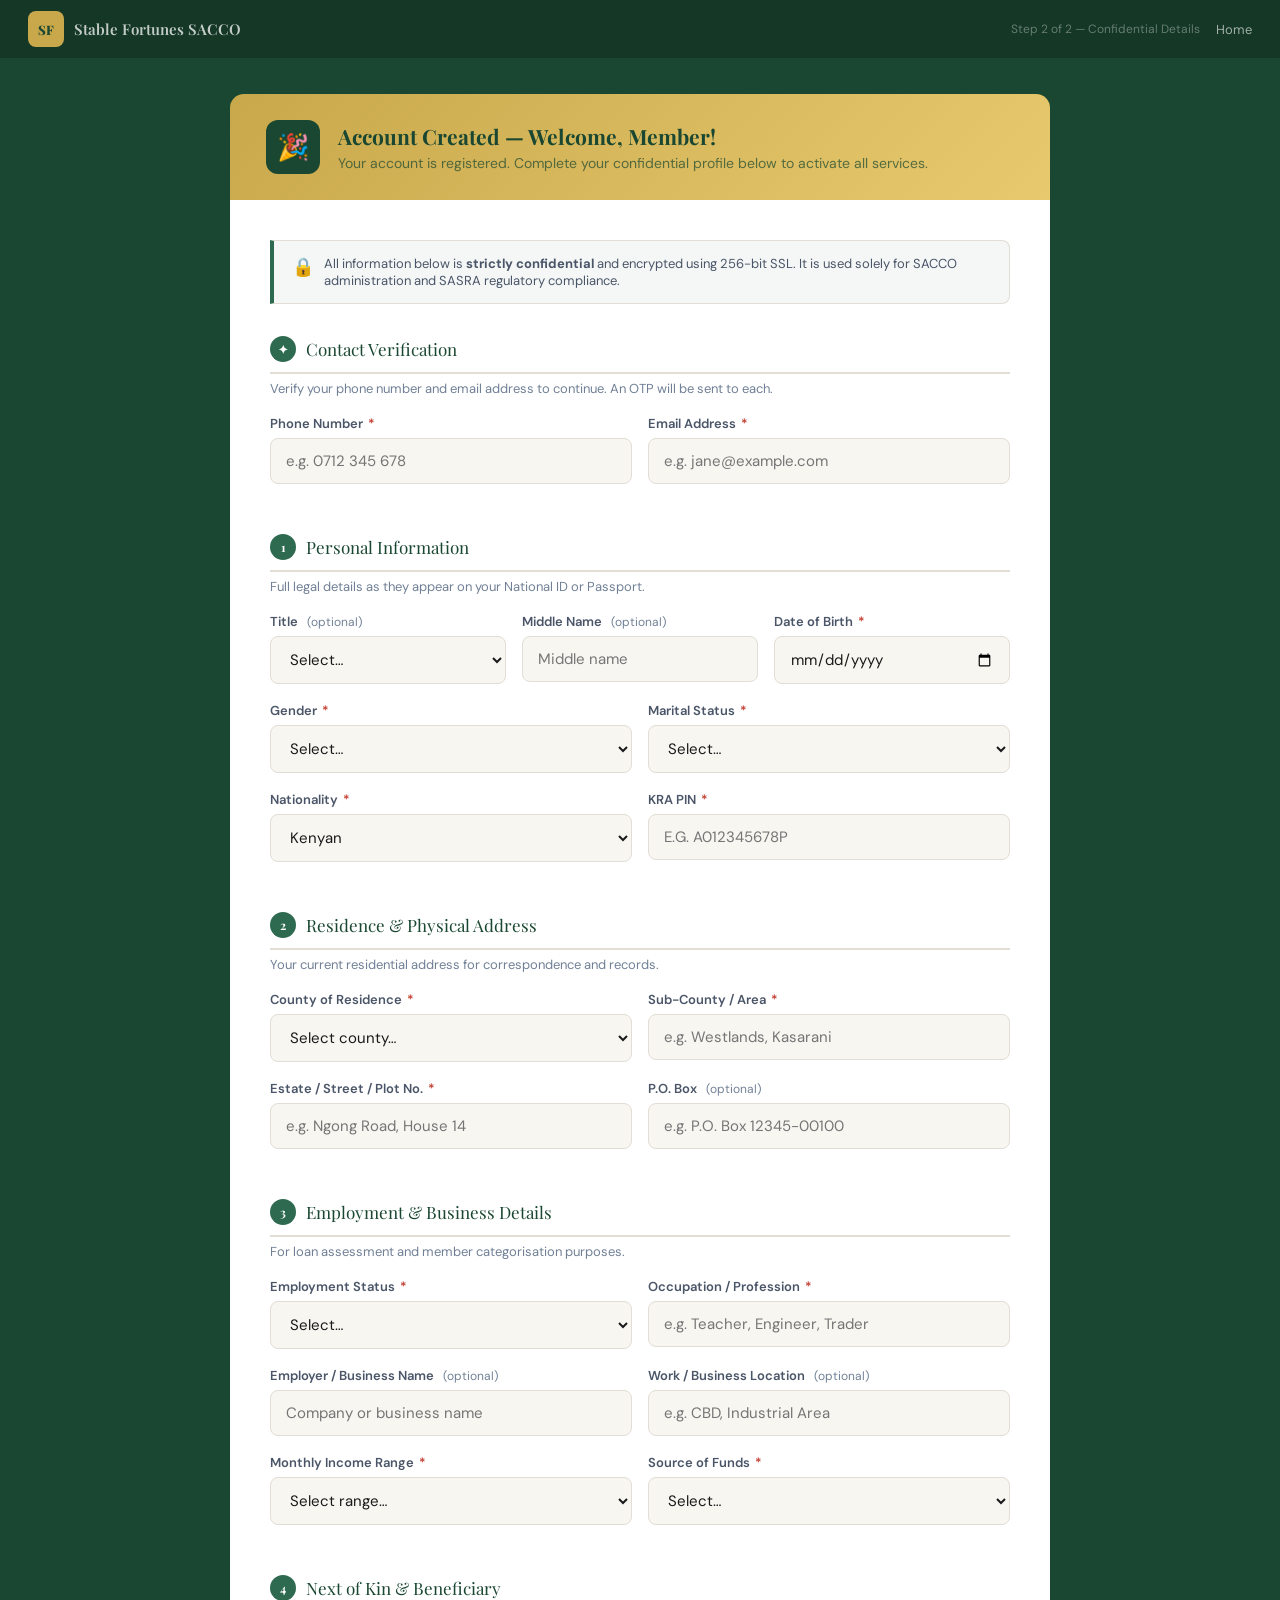
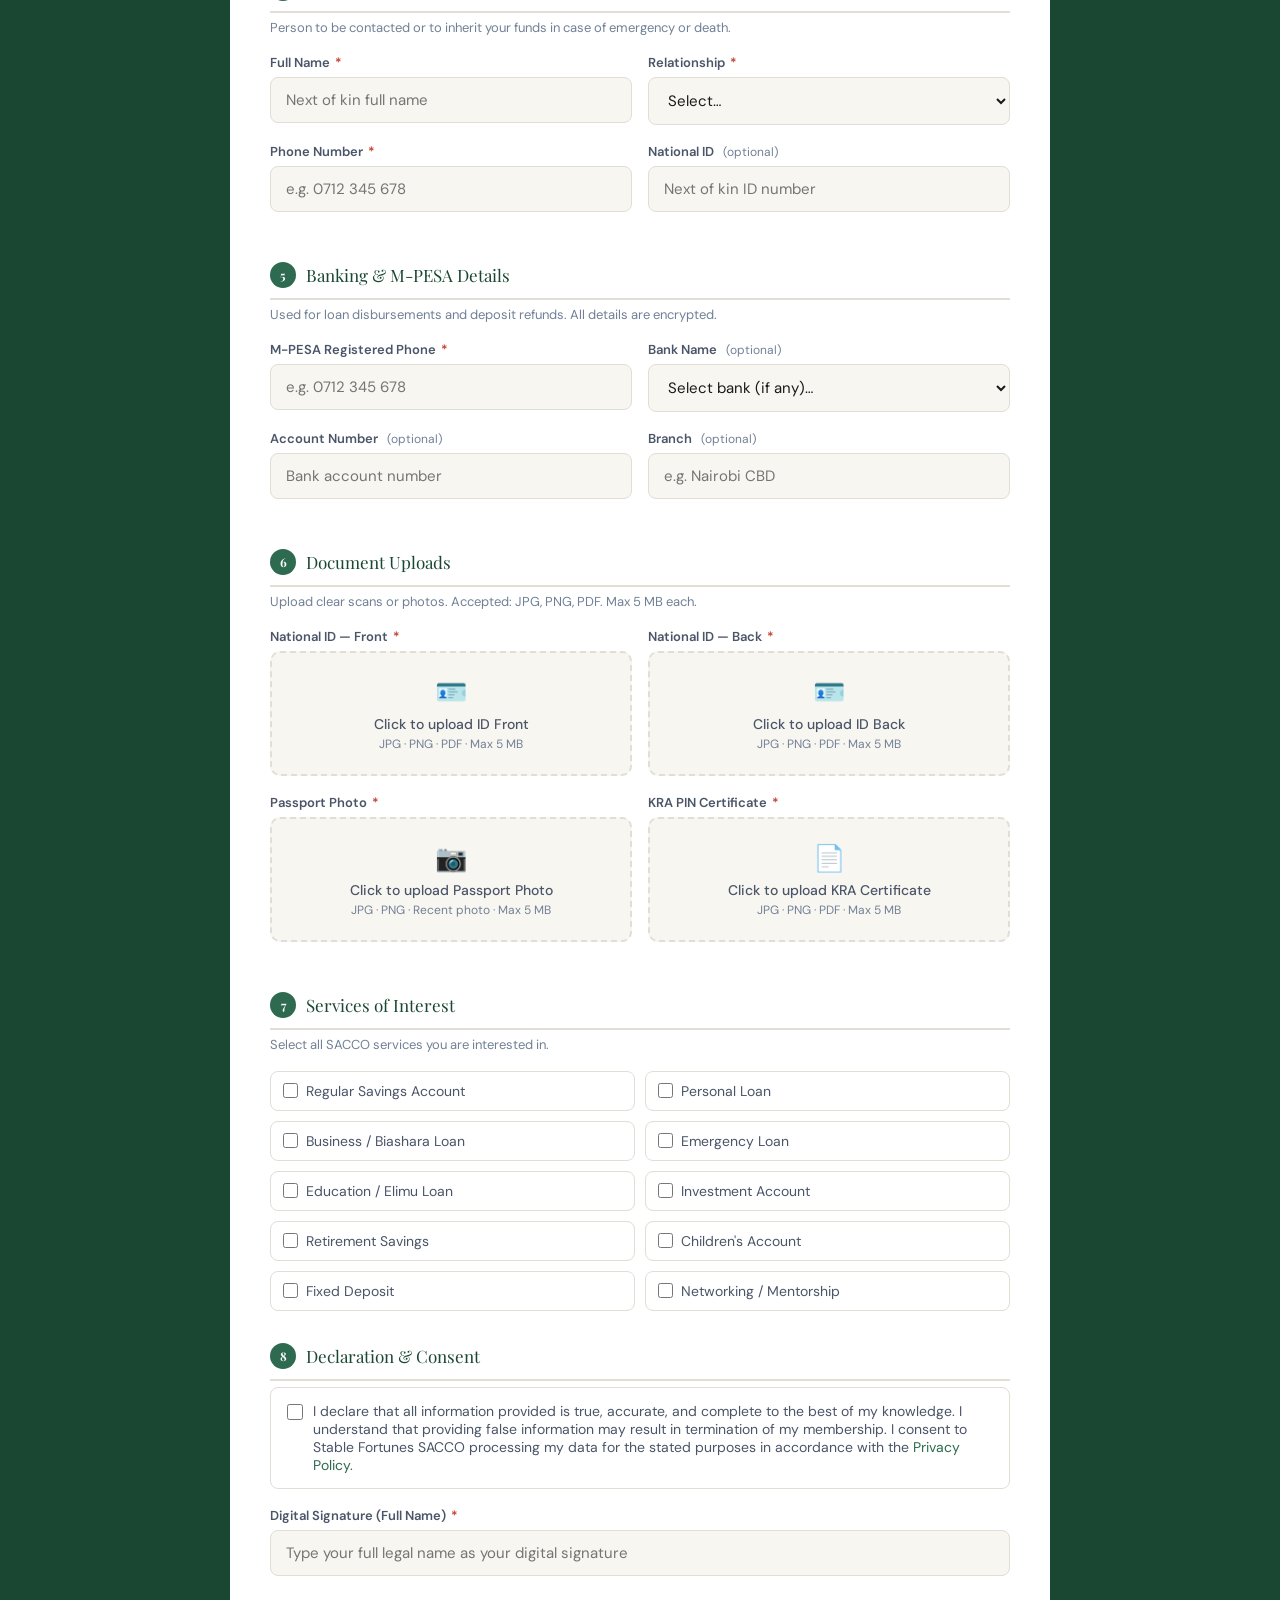
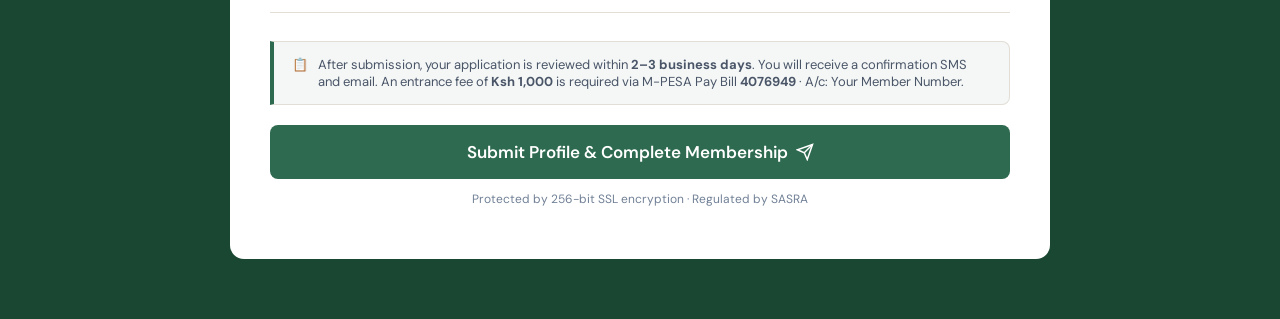
<file: form.html>
<!DOCTYPE html>
<html lang="en">
<head>
  <meta charset="UTF-8">
  <meta name="viewport" content="width=device-width, initial-scale=1.0">
  <title>Complete Your Profile — Stable Fortunes SACCO</title>
  <link rel="preconnect" href="https://fonts.googleapis.com">
  <link href="https://fonts.googleapis.com/css2?family=Playfair+Display:wght@600;700&family=DM+Sans:wght@300;400;500;600&display=swap" rel="stylesheet">
  <!-- In production, replace with your actual styles.css path -->
  <style>
    /* ── CSS Variables (from styles.css) ── */
    :root {
      --green-deep:  #1a4731;
      --green-mid:   #2d6a4f;
      --gold:        #c9a84c;
      --gold-light:  #e8c96d;
      --white:       #ffffff;
      --cream:       #f8f6f1;
      --border:      #e2ddd5;
      --text-dark:   #1a1a1a;
      --text-mid:    #4a5568;
      --text-light:  #718096;
      --transition:  all .2s ease;
    }
    *, *::before, *::after { box-sizing: border-box; margin: 0; padding: 0; }
    body {
      font-family: 'DM Sans', sans-serif;
      background: var(--green-deep);
      color: var(--text-dark);
      -webkit-font-smoothing: antialiased;
    }
    a { text-decoration: none; color: inherit; }
    button { cursor: pointer; border: none; background: none; font-family: inherit; }
    .btn {
      display: inline-flex; align-items: center; gap: 8px;
      padding: 12px 22px; border-radius: 8px; font-size: 15px;
      font-weight: 600; transition: var(--transition); cursor: pointer;
    }
    .btn-green {
      background: var(--green-mid); color: #fff;
    }
    .btn-green:hover { background: var(--green-deep); }
    .logo-icon {
      width: 36px; height: 36px; border-radius: 8px;
      background: var(--gold); color: var(--green-deep);
      display: flex; align-items: center; justify-content: center;
      font-weight: 800; font-size: 13px; font-family: 'Playfair Display', serif;
    }
  </style>
  <style>
    /* ══════════════════════════════════════════
       FORM PAGE STYLES
    ══════════════════════════════════════════ */
    body { background: var(--green-deep); }

    .form-topbar {
      background: rgba(0,0,0,.22);
      padding: 11px 28px;
      display: flex; align-items: center; justify-content: space-between;
    }
    .form-topbar a { color: rgba(255,255,255,.6); font-size: 13px; }
    .form-topbar a:hover { color: var(--gold-light); }

    .form-page {
      min-height: 100vh;
      display: flex; align-items: flex-start; justify-content: center;
      padding: 36px 20px 60px;
    }
    .form-wrapper { width: 100%; max-width: 820px; }

    .welcome-banner {
      background: linear-gradient(135deg, var(--gold) 0%, var(--gold-light) 100%);
      border-radius: 14px 14px 0 0;
      padding: 26px 36px;
      display: flex; align-items: center; gap: 18px;
    }
    .welcome-icon {
      width: 54px; height: 54px; border-radius: 12px;
      background: var(--green-deep);
      display: flex; align-items: center; justify-content: center;
      font-size: 26px; flex-shrink: 0;
    }
    .welcome-text h2 {
      font-family: 'Playfair Display', serif; font-size: 21px;
      color: var(--green-deep); margin-bottom: 4px;
    }
    .welcome-text p { font-size: 14px; color: rgba(26,71,49,.7); }

    .form-card {
      background: var(--white);
      border-radius: 0 0 14px 14px;
      padding: 40px 40px 52px;
    }

    .fsec { margin-bottom: 32px; }
    .fsec-title {
      font-family: 'Playfair Display', serif; font-size: 17px;
      color: var(--green-deep); padding-bottom: 10px;
      border-bottom: 2px solid var(--border);
      display: flex; align-items: center; gap: 10px; margin-bottom: 6px;
    }
    .fsec-num {
      width: 26px; height: 26px; border-radius: 50%;
      background: var(--green-mid); color: #fff;
      font-size: 12px; font-weight: 700;
      display: flex; align-items: center; justify-content: center; flex-shrink: 0;
    }
    .fsec-sub { font-size: 13px; color: var(--text-light); margin-bottom: 18px; }

    .fc {
      width: 100%; padding: 12px 15px;
      border: 1.5px solid var(--border); border-radius: 8px;
      background: var(--cream); color: var(--text-dark);
      font-family: 'DM Sans', sans-serif; font-size: 15px;
      outline: none; transition: var(--transition);
    }
    .fc:focus   { border-color: var(--green-mid); box-shadow: 0 0 0 3px rgba(45,106,79,.08); }
    .fc.is-ok   { border-color: var(--green-mid); }

    /* Verified input state */
    .fc-verified {
      border-color: #27ae60 !important;
      background: #f0faf4 !important;
      color: #1a5c36 !important;
      box-shadow: 0 0 0 3px rgba(39,174,96,.1) !important;
    }

    /* Shake animation for invalid inputs */
    @keyframes fcShake {
      0%,100%{transform:translateX(0)}
      20%{transform:translateX(-6px)}
      40%{transform:translateX(6px)}
      60%{transform:translateX(-4px)}
      80%{transform:translateX(4px)}
    }
    .fc-shake { animation: fcShake .5s ease both; }

    .fl { display: block; font-size: 13px; font-weight: 600; color: var(--text-mid); margin-bottom: 6px; }
    .fl .req  { color: #c0392b; margin-left: 2px; }
    .fl .hint { font-weight: 400; color: var(--text-light); font-size: 12px; margin-left: 6px; }
    .fg { margin-bottom: 18px; }

    .g2 { display: grid; grid-template-columns: 1fr 1fr; gap: 16px; }
    .g3 { display: grid; grid-template-columns: 1fr 1fr 1fr; gap: 16px; }

    .drop-zone {
      border: 2px dashed var(--border); border-radius: 10px;
      padding: 22px 16px; text-align: center; cursor: pointer;
      transition: var(--transition); background: var(--cream);
    }
    .drop-zone:hover { border-color: var(--green-mid); background: rgba(45,106,79,.03); }
    .drop-zone input[type=file] { display: none; }
    .drop-icon  { font-size: 26px; margin-bottom: 6px; }
    .drop-label { font-size: 14px; color: var(--text-mid); font-weight: 500; }
    .drop-sub   { font-size: 12px; color: var(--text-light); margin-top: 3px; }
    .drop-done  {
      display: none; align-items: center; gap: 8px;
      font-size: 13px; color: var(--green-mid); font-weight: 600; margin-top: 8px;
    }
    .drop-done.show { display: flex; justify-content: center; }

    .svc-grid { display: grid; grid-template-columns: 1fr 1fr; gap: 10px; }
    .svc-item {
      display: flex; align-items: flex-start; gap: 8px;
      font-size: 14px; color: var(--text-mid);
      padding: 10px 12px; border: 1.5px solid var(--border);
      border-radius: 8px; cursor: pointer; transition: var(--transition);
    }
    .svc-item:hover   { border-color: var(--green-mid); background: rgba(45,106,79,.03); }
    .svc-item.checked { border-color: var(--green-mid); background: rgba(45,106,79,.06); }
    .svc-item input   { width: 15px; height: 15px; accent-color: var(--green-mid); margin-top: 1px; flex-shrink: 0; }

    .priv-box {
      background: rgba(45,106,79,.05); border: 1px solid var(--border);
      border-left: 4px solid var(--green-mid);
      border-radius: 0 8px 8px 0; padding: 14px 18px;
      font-size: 13px; color: var(--text-mid);
      display: flex; gap: 10px; align-items: flex-start;
    }

    .decl-box {
      display: flex; align-items: flex-start; gap: 10px;
      font-size: 14px; color: var(--text-mid);
      padding: 14px 16px; border: 1.5px solid var(--border);
      border-radius: 8px; transition: var(--transition); cursor: pointer;
    }
    .decl-box:hover   { border-color: var(--green-mid); }
    .decl-box.checked { border-color: var(--green-mid); background: rgba(45,106,79,.04); }
    .decl-box input   { width: 16px; height: 16px; margin-top: 2px; accent-color: var(--green-mid); flex-shrink: 0; }

    .fmsg      { font-size: 12px; color: #c0392b; margin-top: 5px; display: none; }
    .fmsg.show { display: block; }

    .submit-area {
      margin-top: 36px; padding-top: 28px;
      border-top: 1px solid var(--border);
    }

    .success-overlay {
      display: none; position: fixed; inset: 0;
      background: var(--green-deep); z-index: 9999;
      flex-direction: column; align-items: center; justify-content: center;
      text-align: center; padding: 40px;
    }
    .success-overlay.show { display: flex; animation: fadeUp .5s ease both; }
    @keyframes fadeUp { from{opacity:0;transform:translateY(20px)} to{opacity:1;transform:translateY(0)} }
    .success-check {
      width: 90px; height: 90px; border-radius: 50%;
      background: var(--gold); font-size: 44px;
      display: flex; align-items: center; justify-content: center;
      margin-bottom: 28px;
      animation: popIn .6s cubic-bezier(.18,.89,.32,1.28) both .2s;
    }
    @keyframes popIn { from{transform:scale(0);opacity:0} to{transform:scale(1);opacity:1} }
    .success-overlay h2 {
      font-family: 'Playfair Display', serif; font-size: 32px;
      color: var(--gold-light); margin-bottom: 12px;
    }
    .success-overlay p { color: rgba(255,255,255,.7); font-size: 16px; max-width: 480px; line-height: 1.7; }

    .spin { display: inline-block; width: 15px; height: 15px; border: 2px solid rgba(255,255,255,.3); border-top-color:#fff; border-radius:50%; animation: spinR .7s linear infinite; vertical-align:middle; margin-right:6px; }
    @keyframes spinR { to { transform: rotate(360deg); } }

    @media(max-width:680px) {
      .form-card { padding: 26px 18px 36px; }
      .g2, .g3 { grid-template-columns: 1fr; }
      .svc-grid { grid-template-columns: 1fr; }
      .welcome-banner { padding: 20px 20px; }
    }
  </style>

  <!-- ══════════════════════════════════════════
       OTP VERIFICATION STYLES
  ══════════════════════════════════════════ -->
  <style>
    /* ── Input row with verify button ── */
    .verify-wrap {
      display: flex;
      align-items: flex-start;
      gap: 10px;
    }
    .verify-wrap .fc {
      flex: 1;
      min-width: 0; /* prevent overflow */
    }

    /* ── Verify button ── */
    .verify-btn {
      display: none; /* shown by JS when field has content */
      align-items: center;
      gap: 6px;
      padding: 12px 16px;
      background: var(--green-mid);
      color: #fff;
      border-radius: 8px;
      font-size: 13px;
      font-weight: 600;
      white-space: nowrap;
      transition: var(--transition);
      flex-shrink: 0;
      height: 47px; /* match .fc height */
    }
    .verify-btn:hover { background: var(--green-deep); transform: translateY(-1px); }
    .verify-btn:active { transform: translateY(0); }
    .verify-btn svg { width: 14px; height: 14px; }

    /* ── Verified badge ── */
    .verified-badge {
      display: inline-flex;
      align-items: center;
      gap: 7px;
      background: #edfaf3;
      border: 1.5px solid #27ae60;
      color: #1a5c36;
      border-radius: 8px;
      padding: 10px 14px;
      font-size: 13px;
      font-weight: 600;
      white-space: nowrap;
      flex-shrink: 0;
      height: 47px;
      opacity: 0;
      transform: scale(.9);
      transition: opacity .3s ease, transform .3s ease;
    }
    .verified-badge.badge-visible { opacity: 1; transform: scale(1); }
    .verified-icon { font-size: 15px; color: #27ae60; }

    .change-btn {
      font-size: 11px;
      color: var(--text-light);
      text-decoration: underline;
      padding: 0;
      background: none;
      border: none;
      cursor: pointer;
      transition: color .15s;
    }
    .change-btn:hover { color: var(--green-mid); }

    /* ── OTP Modal backdrop ── */
    .otp-backdrop {
      position: fixed;
      inset: 0;
      background: rgba(10, 25, 18, 0.72);
      backdrop-filter: blur(6px);
      -webkit-backdrop-filter: blur(6px);
      z-index: 10000;
      display: flex;
      align-items: center;
      justify-content: center;
      padding: 20px;
      opacity: 0;
      transition: opacity .3s ease;
    }
    .otp-backdrop.otp-visible  { opacity: 1; }
    .otp-backdrop.otp-closing  { opacity: 0; }

    /* ── Modal card ── */
    .otp-card {
      background: #fff;
      border-radius: 20px;
      padding: 40px 36px 32px;
      width: 100%;
      max-width: 420px;
      position: relative;
      box-shadow:
        0 32px 80px rgba(0,0,0,.22),
        0 0 0 1px rgba(255,255,255,.06);
      transform: translateY(24px) scale(.97);
      transition: transform .35s cubic-bezier(.22,.68,0,1.2), opacity .3s ease;
      overflow: hidden;
    }
    .otp-backdrop.otp-visible .otp-card {
      transform: translateY(0) scale(1);
    }

    /* top accent bar */
    .otp-card::before {
      content: '';
      position: absolute;
      top: 0; left: 0; right: 0;
      height: 4px;
      background: linear-gradient(90deg, var(--green-mid), var(--gold));
      border-radius: 20px 20px 0 0;
    }

    /* ── Close button ── */
    .otp-close {
      position: absolute;
      top: 16px; right: 18px;
      width: 30px; height: 30px;
      background: var(--cream);
      border-radius: 50%;
      display: flex; align-items: center; justify-content: center;
      font-size: 18px; color: var(--text-light);
      transition: var(--transition);
      line-height: 1;
    }
    .otp-close:hover {
      background: #f0e8d8;
      color: var(--text-dark);
      transform: rotate(90deg);
    }

    /* ── Modal header ── */
    .otp-header { text-align: center; margin-bottom: 28px; }

    .otp-icon-wrap {
      width: 64px; height: 64px;
      background: linear-gradient(135deg, rgba(45,106,79,.12), rgba(201,168,76,.12));
      border-radius: 18px;
      display: flex; align-items: center; justify-content: center;
      font-size: 30px;
      margin: 0 auto 16px;
      border: 1.5px solid rgba(45,106,79,.15);
    }

    .otp-title {
      font-family: 'Playfair Display', serif;
      font-size: 22px;
      color: var(--green-deep);
      margin-bottom: 8px;
    }

    .otp-subtitle {
      font-size: 14px;
      color: var(--text-light);
      line-height: 1.5;
    }
    .otp-masked {
      color: var(--green-mid);
      font-weight: 600;
    }

    /* ── OTP boxes ── */
    .otp-inputs {
      display: flex;
      gap: 12px;
      justify-content: center;
      margin-bottom: 16px;
    }
    .otp-box {
      width: 64px; height: 64px;
      border: 2px solid var(--border);
      border-radius: 12px;
      text-align: center;
      font-size: 26px;
      font-weight: 700;
      font-family: 'DM Sans', sans-serif;
      color: var(--green-deep);
      background: var(--cream);
      outline: none;
      transition: var(--transition);
      caret-color: var(--green-mid);
    }
    .otp-box:focus {
      border-color: var(--green-mid);
      background: #fff;
      box-shadow: 0 0 0 4px rgba(45,106,79,.1);
      transform: scale(1.04);
    }
    .otp-box-success {
      border-color: #27ae60 !important;
      background: #f0faf4 !important;
      color: #27ae60 !important;
    }

    /* Shake animation */
    @keyframes otpShake {
      0%,100%{transform:translateX(0)}
      15%{transform:translateX(-8px)}
      30%{transform:translateX(8px)}
      45%{transform:translateX(-6px)}
      60%{transform:translateX(6px)}
      75%{transform:translateX(-3px)}
      90%{transform:translateX(3px)}
    }
    .otp-shake { animation: otpShake .55s ease both; }

    /* ── Status message ── */
    .otp-msg {
      min-height: 20px;
      text-align: center;
      font-size: 13px;
      font-weight: 500;
      margin-bottom: 16px;
      border-radius: 8px;
      padding: 0;
      opacity: 0;
      transition: opacity .2s ease, padding .2s ease;
    }
    .otp-msg-show   { opacity: 1; padding: 10px 14px; }
    .otp-msg-error  { background: #fef2f2; color: #c0392b; border: 1px solid #fca5a5; }
    .otp-msg-success{ background: #edfaf3; color: #1a5c36; border: 1px solid #6ee7b7; }
    .otp-msg-info   { background: #eff6ff; color: #1d4ed8; border: 1px solid #93c5fd; }

    /* ── Verify button inside modal ── */
    .otp-verify-btn {
      width: 100%;
      padding: 15px;
      background: linear-gradient(135deg, var(--green-mid), #1e5c3d);
      color: #fff;
      border-radius: 12px;
      font-size: 15px;
      font-weight: 600;
      font-family: 'DM Sans', sans-serif;
      display: flex; align-items: center; justify-content: center; gap: 8px;
      transition: var(--transition);
      margin-bottom: 20px;
      position: relative;
      overflow: hidden;
    }
    .otp-verify-btn:not(:disabled):hover {
      background: linear-gradient(135deg, #1e5c3d, #163d29);
      transform: translateY(-2px);
      box-shadow: 0 8px 24px rgba(45,106,79,.35);
    }
    .otp-verify-btn:disabled {
      opacity: .45;
      cursor: not-allowed;
      transform: none !important;
    }
    .otp-verify-btn.otp-btn-loading .otp-btn-text { opacity: 0; }
    .otp-verify-btn.otp-btn-loading .otp-btn-spin { display: block; }
    .otp-btn-spin {
      display: none;
      position: absolute;
      width: 20px; height: 20px;
      border: 2.5px solid rgba(255,255,255,.3);
      border-top-color: #fff;
      border-radius: 50%;
      animation: spinR .7s linear infinite;
    }

    /* ── Resend ── */
    .otp-resend {
      text-align: center;
      font-size: 13px;
      color: var(--text-light);
    }
    .otp-resend-btn {
      display: none;
      align-items: center;
      gap: 5px;
      color: var(--green-mid);
      font-size: 13px;
      font-weight: 600;
      font-family: 'DM Sans', sans-serif;
      padding: 6px 12px;
      border-radius: 6px;
      background: rgba(45,106,79,.06);
      margin: 0 auto;
      transition: var(--transition);
    }
    .otp-resend-btn:hover { background: rgba(45,106,79,.12); }

    /* ── Loading shimmer overlay ── */
    .otp-loading {
      position: absolute;
      inset: 0;
      background: rgba(255,255,255,.94);
      backdrop-filter: blur(4px);
      border-radius: 20px;
      display: flex;
      align-items: center;
      justify-content: center;
      flex-direction: column;
      gap: 16px;
      transition: opacity .35s ease;
      z-index: 2;
    }
    .otp-loading.otp-loading-done {
      opacity: 0;
      pointer-events: none;
    }
    .otp-loading-inner {
      text-align: center;
    }
    .otp-loading-inner p {
      font-size: 14px;
      color: var(--text-light);
      margin-top: 14px;
      font-weight: 500;
    }
    .otp-spinner {
      width: 44px; height: 44px;
      border: 3.5px solid rgba(45,106,79,.15);
      border-top-color: var(--green-mid);
      border-radius: 50%;
      animation: spinR .8s linear infinite;
      margin: 0 auto;
    }

    /* ── Toast notification ── */
    .sf-toast {
      position: fixed;
      bottom: 28px;
      left: 50%;
      transform: translateX(-50%) translateY(20px);
      padding: 13px 24px;
      border-radius: 50px;
      font-size: 14px;
      font-weight: 600;
      font-family: 'DM Sans', sans-serif;
      white-space: nowrap;
      z-index: 20000;
      box-shadow: 0 8px 30px rgba(0,0,0,.2);
      opacity: 0;
      transition: opacity .3s ease, transform .3s ease;
      pointer-events: none;
    }
    .sf-toast-show { opacity: 1; transform: translateX(-50%) translateY(0); }
    .sf-toast-ok  { background: #1a5c36; color: #fff; }
    .sf-toast-err { background: #c0392b; color: #fff; }

    @media(max-width:480px) {
      .otp-card { padding: 32px 20px 24px; }
      .otp-box  { width: 56px; height: 56px; font-size: 22px; }
      .otp-inputs { gap: 8px; }
      .verify-btn { font-size: 12px; padding: 12px 12px; }
    }
  </style>
</head>
<body>

<!-- Top bar -->
<div class="form-topbar">
  <a href="index.html" style="display:flex;align-items:center;gap:10px">
    <div class="logo-icon">SF</div>
    <span style="color:rgba(255,255,255,.75);font-family:'Playfair Display',serif;font-size:15px;font-weight:600">Stable Fortunes SACCO</span>
  </a>
  <div style="display:flex;gap:16px;align-items:center">
    <span style="font-size:12px;color:rgba(255,255,255,.35)">Step 2 of 2 — Confidential Details</span>
    <a href="index.html">Home</a>
  </div>
</div>

<div class="form-page">
  <div class="form-wrapper">

    <!-- Welcome banner -->
    <div class="welcome-banner">
      <div class="welcome-icon">🎉</div>
      <div class="welcome-text">
        <h2>Account Created — Welcome, <span id="memberName">Member</span>!</h2>
        <p>Your account is registered. Complete your confidential profile below to activate all services.</p>
      </div>
    </div>

    <!-- Form card -->
    <div class="form-card">

      <div class="priv-box" style="margin-bottom:32px">
        <span style="font-size:18px;flex-shrink:0">🔒</span>
        <span>All information below is <strong>strictly confidential</strong> and encrypted using 256-bit SSL. It is used solely for SACCO administration and SASRA regulatory compliance.</span>
      </div>

      <form id="profileForm" novalidate>

        <!-- ═══ 0. Contact Verification (NEW) ═══ -->
        <div class="fsec">
          <div class="fsec-title"><span class="fsec-num">✦</span> Contact Verification</div>
          <p class="fsec-sub">Verify your phone number and email address to continue. An OTP will be sent to each.</p>

          <div class="g2">
            <!-- Phone -->
            <div class="fg">
              <label class="fl" for="f_contact_phone">
                Phone Number <span class="req">*</span>
              </label>
              <!-- verify-wrap keeps input + button side by side -->
              <div class="verify-wrap" id="vw_phone">
                <input
                  type="tel"
                  class="fc"
                  id="f_contact_phone"
                  placeholder="e.g. 0712 345 678"
                  maxlength="13"
                  autocomplete="tel"
                  aria-required="true"
                  aria-describedby="e_contact_phone"
                >
                <button
                  type="button"
                  class="verify-btn"
                  id="verifyPhoneBtn"
                  onclick="triggerVerify('phone')"
                  aria-label="Verify phone number"
                >
                  <!-- shield icon -->
                  <svg viewBox="0 0 24 24" fill="none" stroke="currentColor" stroke-width="2.2" stroke-linecap="round" stroke-linejoin="round">
                    <path d="M12 22s8-4 8-10V5l-8-3-8 3v7c0 6 8 10 8 10z"/>
                  </svg>
                  Verify
                </button>
              </div>
              <span class="fmsg" id="e_contact_phone"></span>
            </div>

            <!-- Email -->
            <div class="fg">
              <label class="fl" for="f_contact_email">
                Email Address <span class="req">*</span>
              </label>
              <div class="verify-wrap" id="vw_email">
                <input
                  type="email"
                  class="fc"
                  id="f_contact_email"
                  placeholder="e.g. jane@example.com"
                  autocomplete="email"
                  aria-required="true"
                  aria-describedby="e_contact_email"
                >
                <button
                  type="button"
                  class="verify-btn"
                  id="verifyEmailBtn"
                  onclick="triggerVerify('email')"
                  aria-label="Verify email address"
                >
                  <!-- mail icon -->
                  <svg viewBox="0 0 24 24" fill="none" stroke="currentColor" stroke-width="2.2" stroke-linecap="round" stroke-linejoin="round">
                    <path d="M4 4h16c1.1 0 2 .9 2 2v12c0 1.1-.9 2-2 2H4c-1.1 0-2-.9-2-2V6c0-1.1.9-2 2-2z"/>
                    <polyline points="22,6 12,13 2,6"/>
                  </svg>
                  Verify
                </button>
              </div>
              <span class="fmsg" id="e_contact_email"></span>
            </div>
          </div>
        </div>

        <!-- ═══ 1. Personal Information ═══ -->
        <div class="fsec">
          <div class="fsec-title"><span class="fsec-num">1</span> Personal Information</div>
          <p class="fsec-sub">Full legal details as they appear on your National ID or Passport.</p>

          <div class="g3">
            <div class="fg">
              <label class="fl">Title <span class="hint">(optional)</span></label>
              <select class="fc" id="f_title">
                <option value="">Select…</option>
                <option>Mr.</option><option>Mrs.</option><option>Ms.</option>
                <option>Dr.</option><option>Prof.</option><option>Eng.</option>
              </select>
            </div>
            <div class="fg">
              <label class="fl">Middle Name <span class="hint">(optional)</span></label>
              <input type="text" class="fc" id="f_middle" placeholder="Middle name">
            </div>
            <div class="fg">
              <label class="fl">Date of Birth <span class="req">*</span></label>
              <input type="date" class="fc" id="f_dob">
              <span class="fmsg" id="e_dob"></span>
            </div>
          </div>

          <div class="g2">
            <div class="fg">
              <label class="fl">Gender <span class="req">*</span></label>
              <select class="fc" id="f_gender">
                <option value="">Select…</option>
                <option>Male</option><option>Female</option><option>Prefer not to say</option>
              </select>
              <span class="fmsg" id="e_gender"></span>
            </div>
            <div class="fg">
              <label class="fl">Marital Status <span class="req">*</span></label>
              <select class="fc" id="f_marital">
                <option value="">Select…</option>
                <option>Single</option><option>Married</option>
                <option>Divorced</option><option>Widowed</option>
              </select>
              <span class="fmsg" id="e_marital"></span>
            </div>
          </div>

          <div class="g2">
            <div class="fg">
              <label class="fl">Nationality <span class="req">*</span></label>
              <select class="fc" id="f_nation">
                <option value="Kenyan" selected>Kenyan</option>
                <option>Ugandan</option><option>Tanzanian</option>
                <option>Rwandan</option><option>Ethiopian</option><option>Other</option>
              </select>
            </div>
            <div class="fg">
              <label class="fl">KRA PIN <span class="req">*</span></label>
              <input type="text" class="fc" id="f_kra" placeholder="e.g. A012345678P" maxlength="11" style="text-transform:uppercase">
              <span class="fmsg" id="e_kra"></span>
            </div>
          </div>
        </div>

        <!-- ═══ 2. Residence ═══ -->
        <div class="fsec">
          <div class="fsec-title"><span class="fsec-num">2</span> Residence &amp; Physical Address</div>
          <p class="fsec-sub">Your current residential address for correspondence and records.</p>

          <div class="g2">
            <div class="fg">
              <label class="fl">County of Residence <span class="req">*</span></label>
              <select class="fc" id="f_county">
                <option value="">Select county…</option>
                <option>Nairobi</option><option>Mombasa</option><option>Kisumu</option>
                <option>Nakuru</option><option>Uasin Gishu / Eldoret</option>
                <option>Kiambu</option><option>Machakos</option><option>Kajiado</option>
                <option>Muranga</option><option>Nyeri</option><option>Other</option>
              </select>
              <span class="fmsg" id="e_county"></span>
            </div>
            <div class="fg">
              <label class="fl">Sub-County / Area <span class="req">*</span></label>
              <input type="text" class="fc" id="f_area" placeholder="e.g. Westlands, Kasarani">
              <span class="fmsg" id="e_area"></span>
            </div>
          </div>

          <div class="g2">
            <div class="fg">
              <label class="fl">Estate / Street / Plot No. <span class="req">*</span></label>
              <input type="text" class="fc" id="f_street" placeholder="e.g. Ngong Road, House 14">
              <span class="fmsg" id="e_street"></span>
            </div>
            <div class="fg">
              <label class="fl">P.O. Box <span class="hint">(optional)</span></label>
              <input type="text" class="fc" id="f_pobox" placeholder="e.g. P.O. Box 12345-00100">
            </div>
          </div>
        </div>

        <!-- ═══ 3. Employment ═══ -->
        <div class="fsec">
          <div class="fsec-title"><span class="fsec-num">3</span> Employment &amp; Business Details</div>
          <p class="fsec-sub">For loan assessment and member categorisation purposes.</p>

          <div class="g2">
            <div class="fg">
              <label class="fl">Employment Status <span class="req">*</span></label>
              <select class="fc" id="f_empstatus">
                <option value="">Select…</option>
                <option>Employed (Full-time)</option>
                <option>Employed (Part-time)</option>
                <option>Self-Employed / Business Owner</option>
                <option>Freelancer / Consultant</option>
                <option>Retired</option>
                <option>Unemployed</option>
                <option>Student</option>
              </select>
              <span class="fmsg" id="e_empstatus"></span>
            </div>
            <div class="fg">
              <label class="fl">Occupation / Profession <span class="req">*</span></label>
              <input type="text" class="fc" id="f_occupation" placeholder="e.g. Teacher, Engineer, Trader">
              <span class="fmsg" id="e_occupation"></span>
            </div>
          </div>

          <div class="g2">
            <div class="fg">
              <label class="fl">Employer / Business Name <span class="hint">(optional)</span></label>
              <input type="text" class="fc" id="f_employer" placeholder="Company or business name">
            </div>
            <div class="fg">
              <label class="fl">Work / Business Location <span class="hint">(optional)</span></label>
              <input type="text" class="fc" id="f_workloc" placeholder="e.g. CBD, Industrial Area">
            </div>
          </div>

          <div class="g2">
            <div class="fg">
              <label class="fl">Monthly Income Range <span class="req">*</span></label>
              <select class="fc" id="f_income">
                <option value="">Select range…</option>
                <option>Below Ksh 20,000</option>
                <option>Ksh 20,001 – 50,000</option>
                <option>Ksh 50,001 – 100,000</option>
                <option>Ksh 100,001 – 250,000</option>
                <option>Above Ksh 250,000</option>
                <option>Prefer not to disclose</option>
              </select>
              <span class="fmsg" id="e_income"></span>
            </div>
            <div class="fg">
              <label class="fl">Source of Funds <span class="req">*</span></label>
              <select class="fc" id="f_source">
                <option value="">Select…</option>
                <option>Salary / Wages</option>
                <option>Business Income</option>
                <option>Investments / Dividends</option>
                <option>Rental Income</option>
                <option>Savings</option>
                <option>Pension / Retirement</option>
                <option>Family Support</option>
                <option>Other</option>
              </select>
              <span class="fmsg" id="e_source"></span>
            </div>
          </div>
        </div>

        <!-- ═══ 4. Next of Kin ═══ -->
        <div class="fsec">
          <div class="fsec-title"><span class="fsec-num">4</span> Next of Kin &amp; Beneficiary</div>
          <p class="fsec-sub">Person to be contacted or to inherit your funds in case of emergency or death.</p>

          <div class="g2">
            <div class="fg">
              <label class="fl">Full Name <span class="req">*</span></label>
              <input type="text" class="fc" id="f_nokname" placeholder="Next of kin full name">
              <span class="fmsg" id="e_nokname"></span>
            </div>
            <div class="fg">
              <label class="fl">Relationship <span class="req">*</span></label>
              <select class="fc" id="f_nokrel">
                <option value="">Select…</option>
                <option>Spouse</option><option>Parent</option><option>Child</option>
                <option>Sibling</option><option>Relative</option><option>Friend</option>
              </select>
              <span class="fmsg" id="e_nokrel"></span>
            </div>
          </div>

          <div class="g2">
            <div class="fg">
              <label class="fl">Phone Number <span class="req">*</span></label>
              <input type="tel" class="fc" id="f_nokphone" placeholder="e.g. 0712 345 678">
              <span class="fmsg" id="e_nokphone"></span>
            </div>
            <div class="fg">
              <label class="fl">National ID <span class="hint">(optional)</span></label>
              <input type="text" class="fc" id="f_nokid" placeholder="Next of kin ID number">
            </div>
          </div>
        </div>

        <!-- ═══ 5. Banking ═══ -->
        <div class="fsec">
          <div class="fsec-title"><span class="fsec-num">5</span> Banking &amp; M-PESA Details</div>
          <p class="fsec-sub">Used for loan disbursements and deposit refunds. All details are encrypted.</p>

          <div class="g2">
            <div class="fg">
              <label class="fl">M-PESA Registered Phone <span class="req">*</span></label>
              <input type="tel" class="fc" id="f_mpesa" placeholder="e.g. 0712 345 678">
              <span class="fmsg" id="e_mpesa"></span>
            </div>
            <div class="fg">
              <label class="fl">Bank Name <span class="hint">(optional)</span></label>
              <select class="fc" id="f_bank">
                <option value="">Select bank (if any)…</option>
                <option>Equity Bank</option><option>KCB</option>
                <option>Co-operative Bank</option><option>Absa Bank</option>
                <option>NCBA</option><option>Family Bank</option>
                <option>I&amp;M Bank</option><option>DTB</option>
                <option>Stanbic</option><option>Standard Chartered</option><option>Other</option>
              </select>
            </div>
          </div>

          <div class="g2">
            <div class="fg">
              <label class="fl">Account Number <span class="hint">(optional)</span></label>
              <input type="text" class="fc" id="f_bankacct" placeholder="Bank account number">
            </div>
            <div class="fg">
              <label class="fl">Branch <span class="hint">(optional)</span></label>
              <input type="text" class="fc" id="f_bankbranch" placeholder="e.g. Nairobi CBD">
            </div>
          </div>
        </div>

        <!-- ═══ 6. Documents ═══ -->
        <div class="fsec">
          <div class="fsec-title"><span class="fsec-num">6</span> Document Uploads</div>
          <p class="fsec-sub">Upload clear scans or photos. Accepted: JPG, PNG, PDF. Max 5 MB each.</p>

          <div class="g2">
            <div class="fg">
              <label class="fl">National ID — Front <span class="req">*</span></label>
              <div class="drop-zone" onclick="document.getElementById('fu_idf').click()">
                <input type="file" id="fu_idf" accept=".jpg,.jpeg,.png,.pdf" onchange="fileChosen(this,'pr_idf')">
                <div class="drop-icon">🪪</div>
                <div class="drop-label">Click to upload ID Front</div>
                <div class="drop-sub">JPG · PNG · PDF · Max 5 MB</div>
              </div>
              <div class="drop-done" id="pr_idf">✓ <span></span></div>
              <span class="fmsg" id="e_idf"></span>
            </div>
            <div class="fg">
              <label class="fl">National ID — Back <span class="req">*</span></label>
              <div class="drop-zone" onclick="document.getElementById('fu_idb').click()">
                <input type="file" id="fu_idb" accept=".jpg,.jpeg,.png,.pdf" onchange="fileChosen(this,'pr_idb')">
                <div class="drop-icon">🪪</div>
                <div class="drop-label">Click to upload ID Back</div>
                <div class="drop-sub">JPG · PNG · PDF · Max 5 MB</div>
              </div>
              <div class="drop-done" id="pr_idb">✓ <span></span></div>
              <span class="fmsg" id="e_idb"></span>
            </div>
          </div>

          <div class="g2">
            <div class="fg">
              <label class="fl">Passport Photo <span class="req">*</span></label>
              <div class="drop-zone" onclick="document.getElementById('fu_photo').click()">
                <input type="file" id="fu_photo" accept=".jpg,.jpeg,.png" onchange="fileChosen(this,'pr_photo')">
                <div class="drop-icon">📷</div>
                <div class="drop-label">Click to upload Passport Photo</div>
                <div class="drop-sub">JPG · PNG · Recent photo · Max 5 MB</div>
              </div>
              <div class="drop-done" id="pr_photo">✓ <span></span></div>
              <span class="fmsg" id="e_photo"></span>
            </div>
            <div class="fg">
              <label class="fl">KRA PIN Certificate <span class="req">*</span></label>
              <div class="drop-zone" onclick="document.getElementById('fu_kra').click()">
                <input type="file" id="fu_kra" accept=".jpg,.jpeg,.png,.pdf" onchange="fileChosen(this,'pr_kra')">
                <div class="drop-icon">📄</div>
                <div class="drop-label">Click to upload KRA Certificate</div>
                <div class="drop-sub">JPG · PNG · PDF · Max 5 MB</div>
              </div>
              <div class="drop-done" id="pr_kra">✓ <span></span></div>
              <span class="fmsg" id="e_kra_doc"></span>
            </div>
          </div>
        </div>

        <!-- ═══ 7. Services ═══ -->
        <div class="fsec">
          <div class="fsec-title"><span class="fsec-num">7</span> Services of Interest</div>
          <p class="fsec-sub">Select all SACCO services you are interested in.</p>
          <div class="svc-grid">
            <label class="svc-item" onclick="toggleSvc(this)"><input type="checkbox" name="services" value="savings"> Regular Savings Account</label>
            <label class="svc-item" onclick="toggleSvc(this)"><input type="checkbox" name="services" value="loan_personal"> Personal Loan</label>
            <label class="svc-item" onclick="toggleSvc(this)"><input type="checkbox" name="services" value="loan_business"> Business / Biashara Loan</label>
            <label class="svc-item" onclick="toggleSvc(this)"><input type="checkbox" name="services" value="loan_emergency"> Emergency Loan</label>
            <label class="svc-item" onclick="toggleSvc(this)"><input type="checkbox" name="services" value="loan_education"> Education / Elimu Loan</label>
            <label class="svc-item" onclick="toggleSvc(this)"><input type="checkbox" name="services" value="investment"> Investment Account</label>
            <label class="svc-item" onclick="toggleSvc(this)"><input type="checkbox" name="services" value="retirement"> Retirement Savings</label>
            <label class="svc-item" onclick="toggleSvc(this)"><input type="checkbox" name="services" value="children"> Children's Account</label>
            <label class="svc-item" onclick="toggleSvc(this)"><input type="checkbox" name="services" value="fixed"> Fixed Deposit</label>
            <label class="svc-item" onclick="toggleSvc(this)"><input type="checkbox" name="services" value="networking"> Networking / Mentorship</label>
          </div>
        </div>

        <!-- ═══ 8. Declaration ═══ -->
        <div class="fsec" style="margin-bottom:0">
          <div class="fsec-title"><span class="fsec-num">8</span> Declaration &amp; Consent</div>

          <div class="fg">
            <label class="decl-box" id="declBox" onclick="toggleDecl(this)">
              <input type="checkbox" id="f_declare">
              <span>I declare that all information provided is true, accurate, and complete to the best of my knowledge. I understand that providing false information may result in termination of my membership. I consent to Stable Fortunes SACCO processing my data for the stated purposes in accordance with the <a href="#" style="color:var(--green-mid)" onclick="event.stopPropagation()">Privacy Policy</a>.</span>
            </label>
            <span class="fmsg" id="e_declare"></span>
          </div>

          <div class="fg">
            <label class="fl">Digital Signature (Full Name) <span class="req">*</span></label>
            <input type="text" class="fc" id="f_sig" placeholder="Type your full legal name as your digital signature">
            <span class="fmsg" id="e_sig"></span>
          </div>
        </div>

        <!-- Submit -->
        <div class="submit-area">
          <div class="priv-box" style="margin-bottom:20px">
            <span>📋</span>
            <span>After submission, your application is reviewed within <strong>2–3 business days</strong>. You will receive a confirmation SMS and email. An entrance fee of <strong>Ksh 1,000</strong> is required via M-PESA Pay Bill <strong>4076949</strong> · A/c: Your Member Number.</span>
          </div>

          <button type="button" class="btn btn-green" style="width:100%;justify-content:center;padding:16px;font-size:17px" id="submitBtn" onclick="submitProfile()">
            Submit Profile &amp; Complete Membership
            <svg width="18" height="18" viewBox="0 0 24 24" fill="none" stroke="currentColor" stroke-width="2"><path d="M22 2 11 13"/><polygon points="22 2 15 22 11 13 2 9 22 2"/></svg>
          </button>
          <p style="text-align:center;font-size:12px;color:var(--text-light);margin-top:12px">
            Protected by 256-bit SSL encryption · Regulated by SASRA
          </p>
        </div>

      </form>
    </div><!-- /form-card -->
  </div><!-- /form-wrapper -->
</div><!-- /form-page -->

<!-- Success overlay -->
<div class="success-overlay" id="successOverlay">
  <div class="success-check">✓</div>
  <h2>Profile Submitted Successfully!</h2>
  <p>Welcome to Stable Fortunes SACCO, <strong id="successName" style="color:var(--gold-light)"></strong>. Your membership application is under review. Expect a confirmation within 2–3 business days.</p>
  <div style="margin-top:32px;display:flex;gap:14px;flex-wrap:wrap;justify-content:center">
    <a href="index.html" class="btn btn-green">Back to Home</a>
    <a href="products.html" class="btn" style="background:rgba(255,255,255,.1);color:var(--white);border:1px solid rgba(255,255,255,.2)">Explore Products</a>
  </div>
</div>

<!-- ═══════════════════════════════════════════
     External OTP Verification Script
     Must come BEFORE the form script.
════════════════════════════════════════════ -->
<script src="verify.js"></script>

<script>
/* ──────────────────────────────────────────
   INIT
────────────────────────────────────────── */
const API = 'http://localhost:8080/api';

document.addEventListener('DOMContentLoaded', () => {
  const name = sessionStorage.getItem('sf_member_name') || 'Member';
  document.getElementById('memberName').textContent  = name;
  document.getElementById('successName').textContent = name;
});

/* ──────────────────────────────────────────
   FILE UPLOAD HANDLER
────────────────────────────────────────── */
function fileChosen(input, previewId) {
  if (!input.files || !input.files[0]) return;
  const f = input.files[0];
  if (f.size > 5 * 1024 * 1024) {
    alert('File is too large. Maximum size is 5 MB.'); input.value = ''; return;
  }
  const prev = document.getElementById(previewId);
  prev.querySelector('span').textContent = f.name;
  prev.classList.add('show');
  input.closest('.drop-zone').style.borderColor = 'var(--green-mid)';
}

/* ──────────────────────────────────────────
   CHECKBOX TOGGLES
────────────────────────────────────────── */
function toggleSvc(label) {
  setTimeout(() => {
    label.classList.toggle('checked', label.querySelector('input').checked);
  }, 0);
}
function toggleDecl(label) {
  setTimeout(() => {
    label.classList.toggle('checked', label.querySelector('input').checked);
  }, 0);
}

/* ──────────────────────────────────────────
   FORM SUBMISSION  (extended to include
   OTP verification gate and contact fields)
────────────────────────────────────────── */
async function submitProfile() {

  // ── Clear all previous errors ──
  const errIds = [
    'e_contact_phone','e_contact_email',
    'e_dob','e_gender','e_marital','e_kra','e_county','e_area','e_street',
    'e_empstatus','e_occupation','e_income','e_source',
    'e_nokname','e_nokrel','e_nokphone','e_mpesa',
    'e_idf','e_idb','e_photo','e_kra_doc','e_declare','e_sig'
  ];
  errIds.forEach(id => {
    const el = document.getElementById(id);
    if (el) { el.textContent = ''; el.classList.remove('show'); }
  });

  let valid = true;

  // ── OTP Verification Gate (from verify.js) ──
  if (!checkVerificationGate()) {
    valid = false;
  }

  // ── Contact field presence check ──
  if (!gv('f_contact_phone').trim()) {
    setErr('e_contact_phone', 'Phone number is required'); valid = false;
  }
  if (!gv('f_contact_email').trim()) {
    setErr('e_contact_email', 'Email address is required'); valid = false;
  }

  // ── Other required text fields ──
  const required = [
    ['f_dob',       'e_dob',       'Date of birth is required'],
    ['f_gender',    'e_gender',    'Please select your gender'],
    ['f_marital',   'e_marital',   'Please select your marital status'],
    ['f_kra',       'e_kra',       'KRA PIN is required'],
    ['f_county',    'e_county',    'County is required'],
    ['f_area',      'e_area',      'Sub-county / area is required'],
    ['f_street',    'e_street',    'Street / estate is required'],
    ['f_empstatus', 'e_empstatus', 'Employment status is required'],
    ['f_occupation','e_occupation','Occupation is required'],
    ['f_income',    'e_income',    'Monthly income range is required'],
    ['f_source',    'e_source',    'Source of funds is required'],
    ['f_nokname',   'e_nokname',   'Next of kin full name is required'],
    ['f_nokrel',    'e_nokrel',    'Relationship is required'],
    ['f_nokphone',  'e_nokphone',  'Next of kin phone number is required'],
    ['f_mpesa',     'e_mpesa',     'M-PESA phone number is required'],
    ['f_sig',       'e_sig',       'Digital signature (full name) is required'],
  ];
  for (const [fid, eid, msg] of required) {
    const el = document.getElementById(fid);
    if (!el || !el.value.trim()) { setErr(eid, msg); valid = false; }
  }

  // ── KRA PIN format ──
  const kra = gv('f_kra').trim().toUpperCase();
  if (kra && !/^[A-Z]\d{9}[A-Z]$/.test(kra)) {
    setErr('e_kra','Invalid KRA PIN format. Example: A012345678P'); valid = false;
  }

  // ── Phone formats ──
  const nokPhone = gv('f_nokphone').replace(/[\s\-()]/g,'');
  if (nokPhone && !/^0[0-9]{9}$/.test(nokPhone)) {
    setErr('e_nokphone','Enter a valid Kenyan phone number'); valid = false;
  }
  const mpesa = gv('f_mpesa').replace(/[\s\-()]/g,'');
  if (mpesa && !/^0[0-9]{9}$/.test(mpesa)) {
    setErr('e_mpesa','Enter a valid M-PESA phone number'); valid = false;
  }

  // ── File uploads ──
  if (!document.getElementById('fu_idf').files.length)   { setErr('e_idf',  'Please upload your ID front');         valid = false; }
  if (!document.getElementById('fu_idb').files.length)   { setErr('e_idb',  'Please upload your ID back');          valid = false; }
  if (!document.getElementById('fu_photo').files.length) { setErr('e_photo','Please upload a passport photo');      valid = false; }
  if (!document.getElementById('fu_kra').files.length)   { setErr('e_kra_doc','Please upload your KRA certificate'); valid = false; }

  // ── Declaration ──
  if (!document.getElementById('f_declare').checked) {
    setErr('e_declare','You must read and accept the declaration'); valid = false;
  }

  if (!valid) {
    const first = document.querySelector('.fmsg.show');
    if (first) first.scrollIntoView({ behavior: 'smooth', block: 'center' });
    return;
  }

  // ── Build FormData ──
  const fd = new FormData();
  fd.append('memberId',     sessionStorage.getItem('sf_member_id') || '');
  fd.append('phone',        gv('f_contact_phone').replace(/[\s\-()]/g,''));
  fd.append('email',        gv('f_contact_email').trim());
  fd.append('title',        gv('f_title'));
  fd.append('middleName',   gv('f_middle'));
  fd.append('dob',          gv('f_dob'));
  fd.append('gender',       gv('f_gender'));
  fd.append('marital',      gv('f_marital'));
  fd.append('nationality',  gv('f_nation'));
  fd.append('kraPin',       kra);
  fd.append('county',       gv('f_county'));
  fd.append('area',         gv('f_area'));
  fd.append('street',       gv('f_street'));
  fd.append('poBox',        gv('f_pobox'));
  fd.append('empStatus',    gv('f_empstatus'));
  fd.append('occupation',   gv('f_occupation'));
  fd.append('employer',     gv('f_employer'));
  fd.append('workLocation', gv('f_workloc'));
  fd.append('income',       gv('f_income'));
  fd.append('sourceOfFunds',gv('f_source'));
  fd.append('nokName',      gv('f_nokname'));
  fd.append('nokRelation',  gv('f_nokrel'));
  fd.append('nokPhone',     nokPhone);
  fd.append('nokId',        gv('f_nokid'));
  fd.append('mpesaPhone',   mpesa);
  fd.append('bank',         gv('f_bank'));
  fd.append('bankAccount',  gv('f_bankacct'));
  fd.append('bankBranch',   gv('f_bankbranch'));
  fd.append('signature',    gv('f_sig').trim());

  // Services
  const svcs = [...document.querySelectorAll('input[name=services]:checked')].map(c=>c.value);
  fd.append('services', svcs.join(','));

  // Files
  fd.append('idFront', document.getElementById('fu_idf').files[0]);
  fd.append('idBack',  document.getElementById('fu_idb').files[0]);
  fd.append('photo',   document.getElementById('fu_photo').files[0]);
  fd.append('kraDoc',  document.getElementById('fu_kra').files[0]);

  // ── Submit ──
  const btn = document.getElementById('submitBtn');
  btn.innerHTML = '<span class="spin"></span> Submitting…'; btn.disabled = true;

  try {
    const res  = await fetch(API + '/member/profile', {
      method: 'POST',
      headers: { 'Authorization': 'Bearer ' + (sessionStorage.getItem('sf_token') || '') },
      body: fd
    });
    const data = await res.json();

    if (data.success) {
      showSuccess();
    } else {
      btn.innerHTML = 'Submit Profile &amp; Complete Membership'; btn.disabled = false;
      alert(data.message || 'Submission failed. Please try again.');
    }
  } catch {
    // DEMO fallback — show success when backend not running
    console.warn('Backend not reachable — demo success mode');
    showSuccess();
  }
}

/* ──────────────────────────────────────────
   SUCCESS
────────────────────────────────────────── */
function showSuccess() {
  sessionStorage.removeItem('sf_member_id');
  document.getElementById('successOverlay').classList.add('show');
  window.scrollTo({ top: 0, behavior: 'smooth' });
}

/* ──────────────────────────────────────────
   HELPERS
────────────────────────────────────────── */
const gv = id => document.getElementById(id)?.value || '';
function setErr(id, msg) {
  const el = document.getElementById(id);
  if (el) { el.textContent = msg; el.classList.add('show'); }
}
</script>

</body>
</html>
</file>
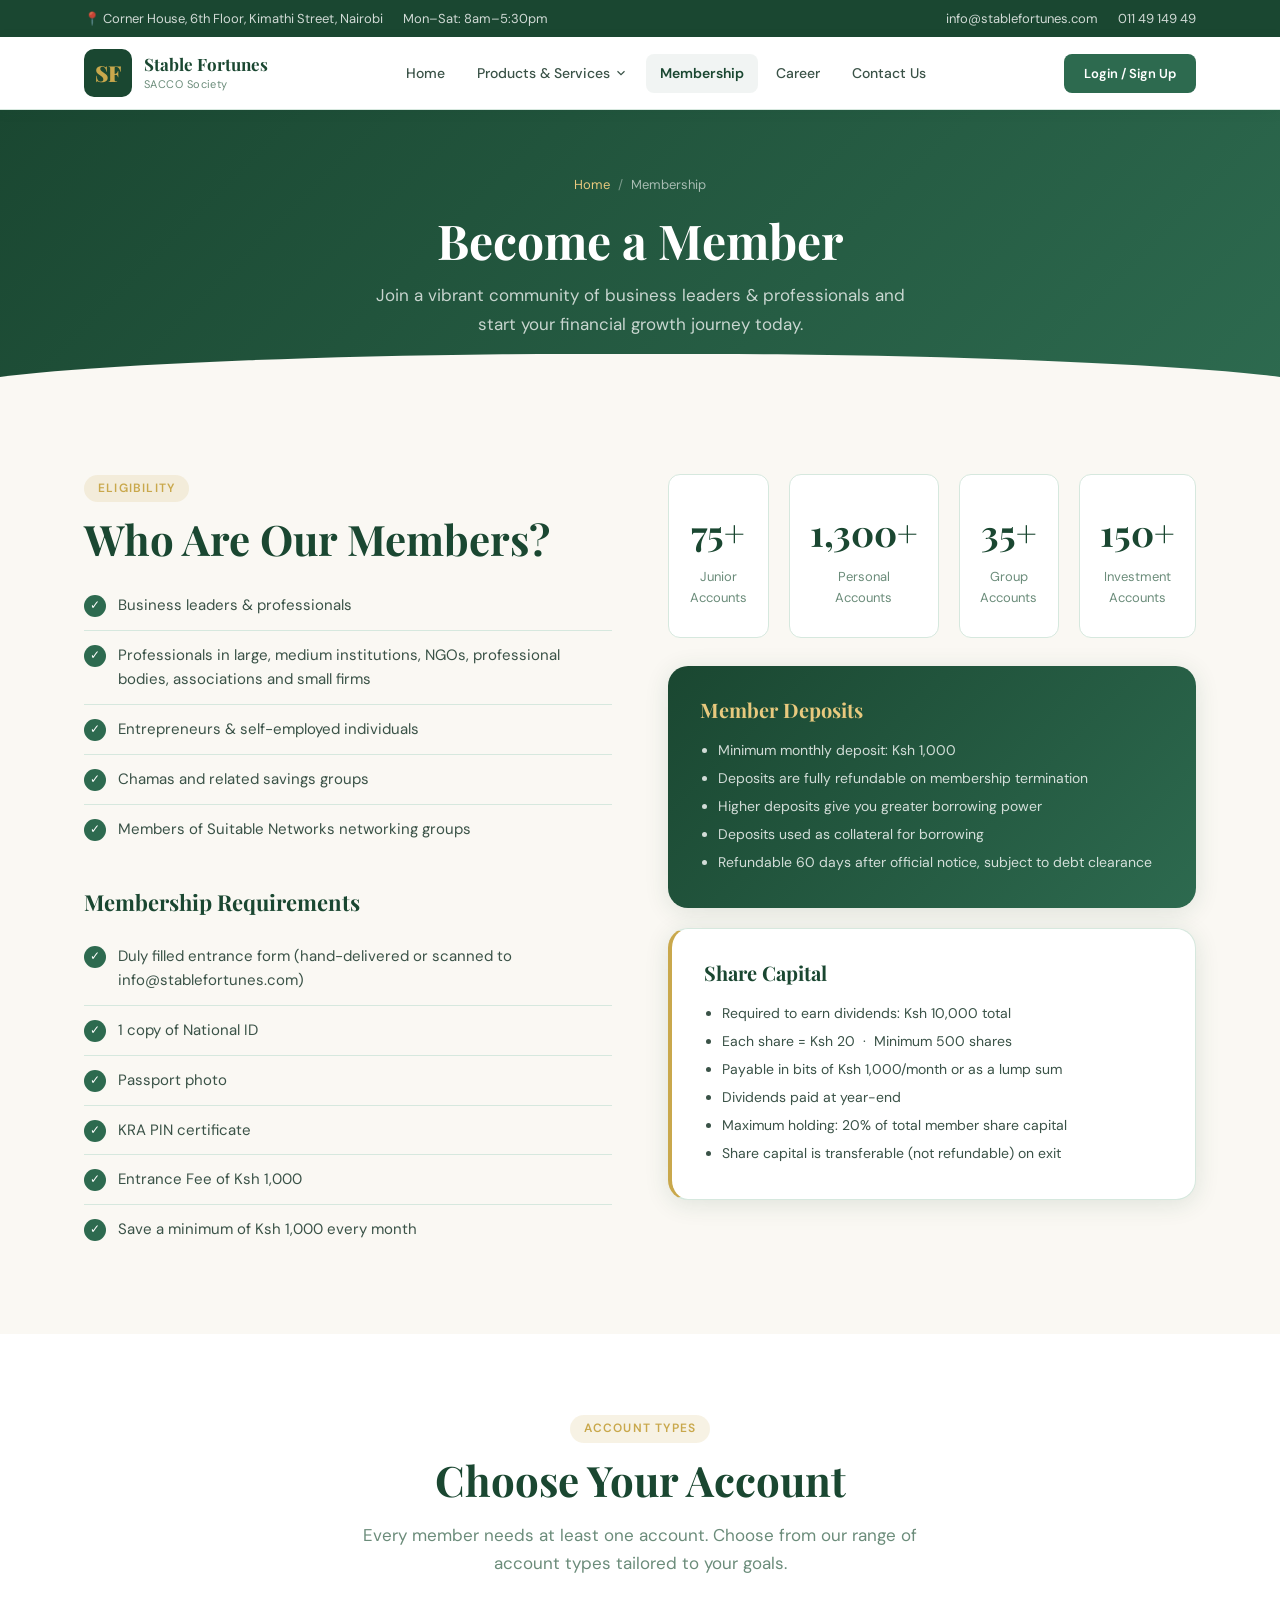
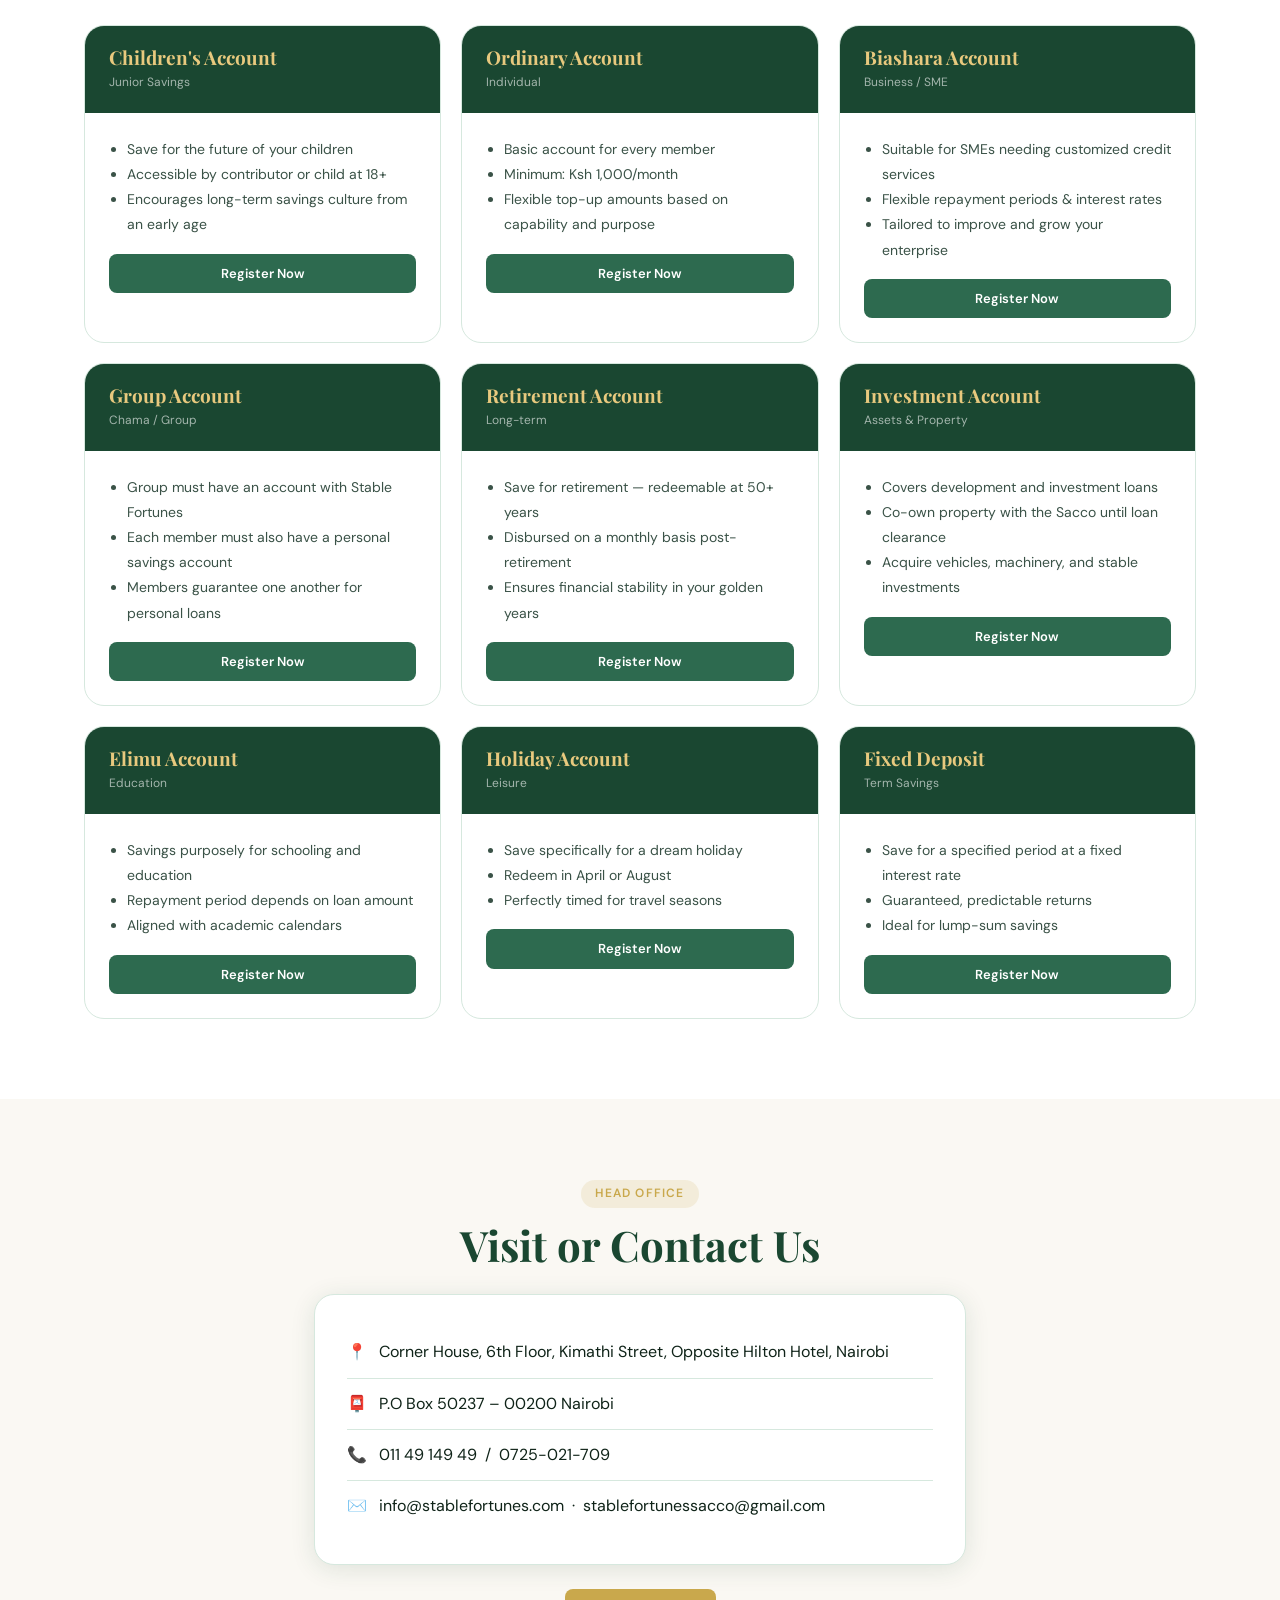
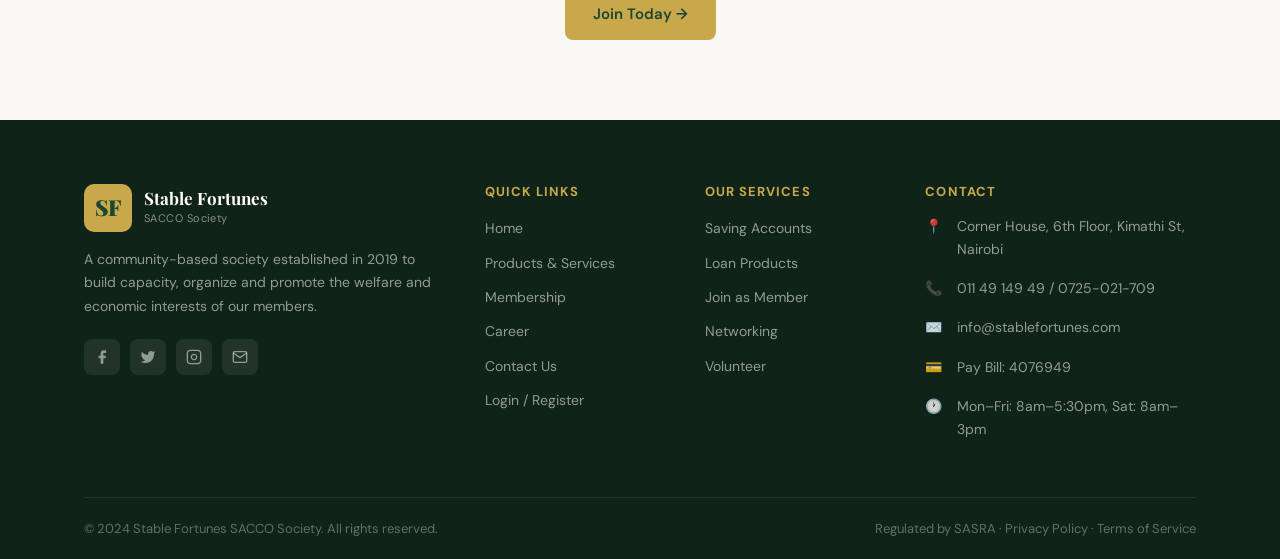
<file: membership.html>
<!DOCTYPE html>
<html lang="en">
<head>
  <meta charset="UTF-8">
  <meta name="viewport" content="width=device-width, initial-scale=1.0">
  <title>Membership — Stable Fortunes SACCO</title>
  <link rel="stylesheet" href="styles.css">
</head>
<body>

<div id="nav-placeholder"></div>

<section class="page-hero">
  <div class="container">
    <div class="breadcrumb"><a href="index.html">Home</a> <span>/</span> Membership</div>
    <h1>Become a Member</h1>
    <p>Join a vibrant community of business leaders &amp; professionals and start your financial growth journey today.</p>
  </div>
</section>

<!-- WHO ARE MEMBERS -->
<section class="section">
  <div class="container">
    <div class="grid-2" style="gap:56px;align-items:start">
      <div>
        <div class="tag">Eligibility</div>
        <h2 class="section-title">Who Are Our Members?</h2>
        <ul class="req-list">
          <li>Business leaders &amp; professionals</li>
          <li>Professionals in large, medium institutions, NGOs, professional bodies, associations and small firms</li>
          <li>Entrepreneurs &amp; self-employed individuals</li>
          <li>Chamas and related savings groups</li>
          <li>Members of Suitable Networks networking groups</li>
        </ul>

        <h3 style="font-size:22px;color:var(--green-deep);margin:36px 0 16px">Membership Requirements</h3>
        <ul class="req-list">
          <li>Duly filled entrance form (hand-delivered or scanned to info@stablefortunes.com)</li>
          <li>1 copy of National ID</li>
          <li>Passport photo</li>
          <li>KRA PIN certificate</li>
          <li>Entrance Fee of Ksh 1,000</li>
          <li>Save a minimum of Ksh 1,000 every month</li>
        </ul>
      </div>
      <div>
        <!-- Stats -->
        <div class="stats-row" style="margin-bottom:28px">
          <div class="stat-box"><div class="num">75+</div><div class="lbl">Junior Accounts</div></div>
          <div class="stat-box"><div class="num">1,300+</div><div class="lbl">Personal Accounts</div></div>
          <div class="stat-box"><div class="num">35+</div><div class="lbl">Group Accounts</div></div>
          <div class="stat-box"><div class="num">150+</div><div class="lbl">Investment Accounts</div></div>
        </div>

        <div class="card" style="background:linear-gradient(135deg,var(--green-deep),var(--green-mid));color:var(--white);border:none">
          <h3 style="color:var(--gold-light);margin-bottom:14px">Member Deposits</h3>
          <ul style="list-style:disc;padding-left:18px;color:rgba(255,255,255,.8);font-size:14px;line-height:2">
            <li>Minimum monthly deposit: Ksh 1,000</li>
            <li>Deposits are fully refundable on membership termination</li>
            <li>Higher deposits give you greater borrowing power</li>
            <li>Deposits used as collateral for borrowing</li>
            <li>Refundable 60 days after official notice, subject to debt clearance</li>
          </ul>
        </div>

        <div class="card" style="margin-top:20px;border-left:4px solid var(--gold)">
          <h3 style="color:var(--green-deep);margin-bottom:14px">Share Capital</h3>
          <ul style="list-style:disc;padding-left:18px;color:var(--text-mid);font-size:14px;line-height:2">
            <li>Required to earn dividends: Ksh 10,000 total</li>
            <li>Each share = Ksh 20 &nbsp;·&nbsp; Minimum 500 shares</li>
            <li>Payable in bits of Ksh 1,000/month or as a lump sum</li>
            <li>Dividends paid at year-end</li>
            <li>Maximum holding: 20% of total member share capital</li>
            <li>Share capital is transferable (not refundable) on exit</li>
          </ul>
        </div>
      </div>
    </div>
  </div>
</section>

<!-- ACCOUNT TYPES -->
<section class="section" style="background:var(--white)">
  <div class="container">
    <div style="text-align:center;margin-bottom:48px">
      <div class="tag">Account Types</div>
      <h2 class="section-title">Choose Your Account</h2>
      <p class="section-sub" style="margin:0 auto">Every member needs at least one account. Choose from our range of account types tailored to your goals.</p>
    </div>
    <div class="grid-3" style="gap:20px">
      <div class="account-type-card">
        <div class="account-type-header"><h3>Children's Account</h3><div style="font-size:12px;color:rgba(255,255,255,.6);margin-top:4px">Junior Savings</div></div>
        <div class="account-type-body">
          <ul>
            <li>Save for the future of your children</li>
            <li>Accessible by contributor or child at 18+</li>
            <li>Encourages long-term savings culture from an early age</li>
          </ul>
          <a href="auth.html" class="btn btn-green btn-sm" style="margin-top:16px;width:100%;justify-content:center">Register Now</a>
        </div>
      </div>
      <div class="account-type-card">
        <div class="account-type-header"><h3>Ordinary Account</h3><div style="font-size:12px;color:rgba(255,255,255,.6);margin-top:4px">Individual</div></div>
        <div class="account-type-body">
          <ul>
            <li>Basic account for every member</li>
            <li>Minimum: Ksh 1,000/month</li>
            <li>Flexible top-up amounts based on capability and purpose</li>
          </ul>
          <a href="auth.html" class="btn btn-green btn-sm" style="margin-top:16px;width:100%;justify-content:center">Register Now</a>
        </div>
      </div>
      <div class="account-type-card">
        <div class="account-type-header"><h3>Biashara Account</h3><div style="font-size:12px;color:rgba(255,255,255,.6);margin-top:4px">Business / SME</div></div>
        <div class="account-type-body">
          <ul>
            <li>Suitable for SMEs needing customized credit services</li>
            <li>Flexible repayment periods &amp; interest rates</li>
            <li>Tailored to improve and grow your enterprise</li>
          </ul>
          <a href="auth.html" class="btn btn-green btn-sm" style="margin-top:16px;width:100%;justify-content:center">Register Now</a>
        </div>
      </div>
      <div class="account-type-card">
        <div class="account-type-header"><h3>Group Account</h3><div style="font-size:12px;color:rgba(255,255,255,.6);margin-top:4px">Chama / Group</div></div>
        <div class="account-type-body">
          <ul>
            <li>Group must have an account with Stable Fortunes</li>
            <li>Each member must also have a personal savings account</li>
            <li>Members guarantee one another for personal loans</li>
          </ul>
          <a href="auth.html" class="btn btn-green btn-sm" style="margin-top:16px;width:100%;justify-content:center">Register Now</a>
        </div>
      </div>
      <div class="account-type-card">
        <div class="account-type-header"><h3>Retirement Account</h3><div style="font-size:12px;color:rgba(255,255,255,.6);margin-top:4px">Long-term</div></div>
        <div class="account-type-body">
          <ul>
            <li>Save for retirement — redeemable at 50+ years</li>
            <li>Disbursed on a monthly basis post-retirement</li>
            <li>Ensures financial stability in your golden years</li>
          </ul>
          <a href="auth.html" class="btn btn-green btn-sm" style="margin-top:16px;width:100%;justify-content:center">Register Now</a>
        </div>
      </div>
      <div class="account-type-card">
        <div class="account-type-header"><h3>Investment Account</h3><div style="font-size:12px;color:rgba(255,255,255,.6);margin-top:4px">Assets &amp; Property</div></div>
        <div class="account-type-body">
          <ul>
            <li>Covers development and investment loans</li>
            <li>Co-own property with the Sacco until loan clearance</li>
            <li>Acquire vehicles, machinery, and stable investments</li>
          </ul>
          <a href="auth.html" class="btn btn-green btn-sm" style="margin-top:16px;width:100%;justify-content:center">Register Now</a>
        </div>
      </div>
      <div class="account-type-card">
        <div class="account-type-header"><h3>Elimu Account</h3><div style="font-size:12px;color:rgba(255,255,255,.6);margin-top:4px">Education</div></div>
        <div class="account-type-body">
          <ul>
            <li>Savings purposely for schooling and education</li>
            <li>Repayment period depends on loan amount</li>
            <li>Aligned with academic calendars</li>
          </ul>
          <a href="auth.html" class="btn btn-green btn-sm" style="margin-top:16px;width:100%;justify-content:center">Register Now</a>
        </div>
      </div>
      <div class="account-type-card">
        <div class="account-type-header"><h3>Holiday Account</h3><div style="font-size:12px;color:rgba(255,255,255,.6);margin-top:4px">Leisure</div></div>
        <div class="account-type-body">
          <ul>
            <li>Save specifically for a dream holiday</li>
            <li>Redeem in April or August</li>
            <li>Perfectly timed for travel seasons</li>
          </ul>
          <a href="auth.html" class="btn btn-green btn-sm" style="margin-top:16px;width:100%;justify-content:center">Register Now</a>
        </div>
      </div>
      <div class="account-type-card">
        <div class="account-type-header"><h3>Fixed Deposit</h3><div style="font-size:12px;color:rgba(255,255,255,.6);margin-top:4px">Term Savings</div></div>
        <div class="account-type-body">
          <ul>
            <li>Save for a specified period at a fixed interest rate</li>
            <li>Guaranteed, predictable returns</li>
            <li>Ideal for lump-sum savings</li>
          </ul>
          <a href="auth.html" class="btn btn-green btn-sm" style="margin-top:16px;width:100%;justify-content:center">Register Now</a>
        </div>
      </div>
    </div>
  </div>
</section>

<!-- CONTACT INFO -->
<section class="section" style="background:var(--cream)">
  <div class="container" style="max-width:700px;text-align:center">
    <div class="tag">Head Office</div>
    <h2 class="section-title">Visit or Contact Us</h2>
    <div class="card" style="text-align:left;margin-top:24px">
      <div class="contact-info-item" style="display:flex;gap:12px;padding:12px 0;border-bottom:1px solid var(--border)">
        <strong style="color:var(--green-deep)">📍</strong>
        <span>Corner House, 6th Floor, Kimathi Street, Opposite Hilton Hotel, Nairobi</span>
      </div>
      <div class="contact-info-item" style="display:flex;gap:12px;padding:12px 0;border-bottom:1px solid var(--border)">
        <strong style="color:var(--green-deep)">📮</strong>
        <span>P.O Box 50237 – 00200 Nairobi</span>
      </div>
      <div class="contact-info-item" style="display:flex;gap:12px;padding:12px 0;border-bottom:1px solid var(--border)">
        <strong style="color:var(--green-deep)">📞</strong>
        <span>011 49 149 49 &nbsp;/&nbsp; 0725-021-709</span>
      </div>
      <div class="contact-info-item" style="display:flex;gap:12px;padding:12px 0">
        <strong style="color:var(--green-deep)">✉️</strong>
        <span>info@stablefortunes.com &nbsp;·&nbsp; stablefortunessacco@gmail.com</span>
      </div>
    </div>
    <a href="auth.html" class="btn btn-primary" style="margin-top:24px">Join Today →</a>
  </div>
</section>
<div id="footer-placeholder"></div>

<script src="nav-footer.js"></script>
</body>
</html>
</file>
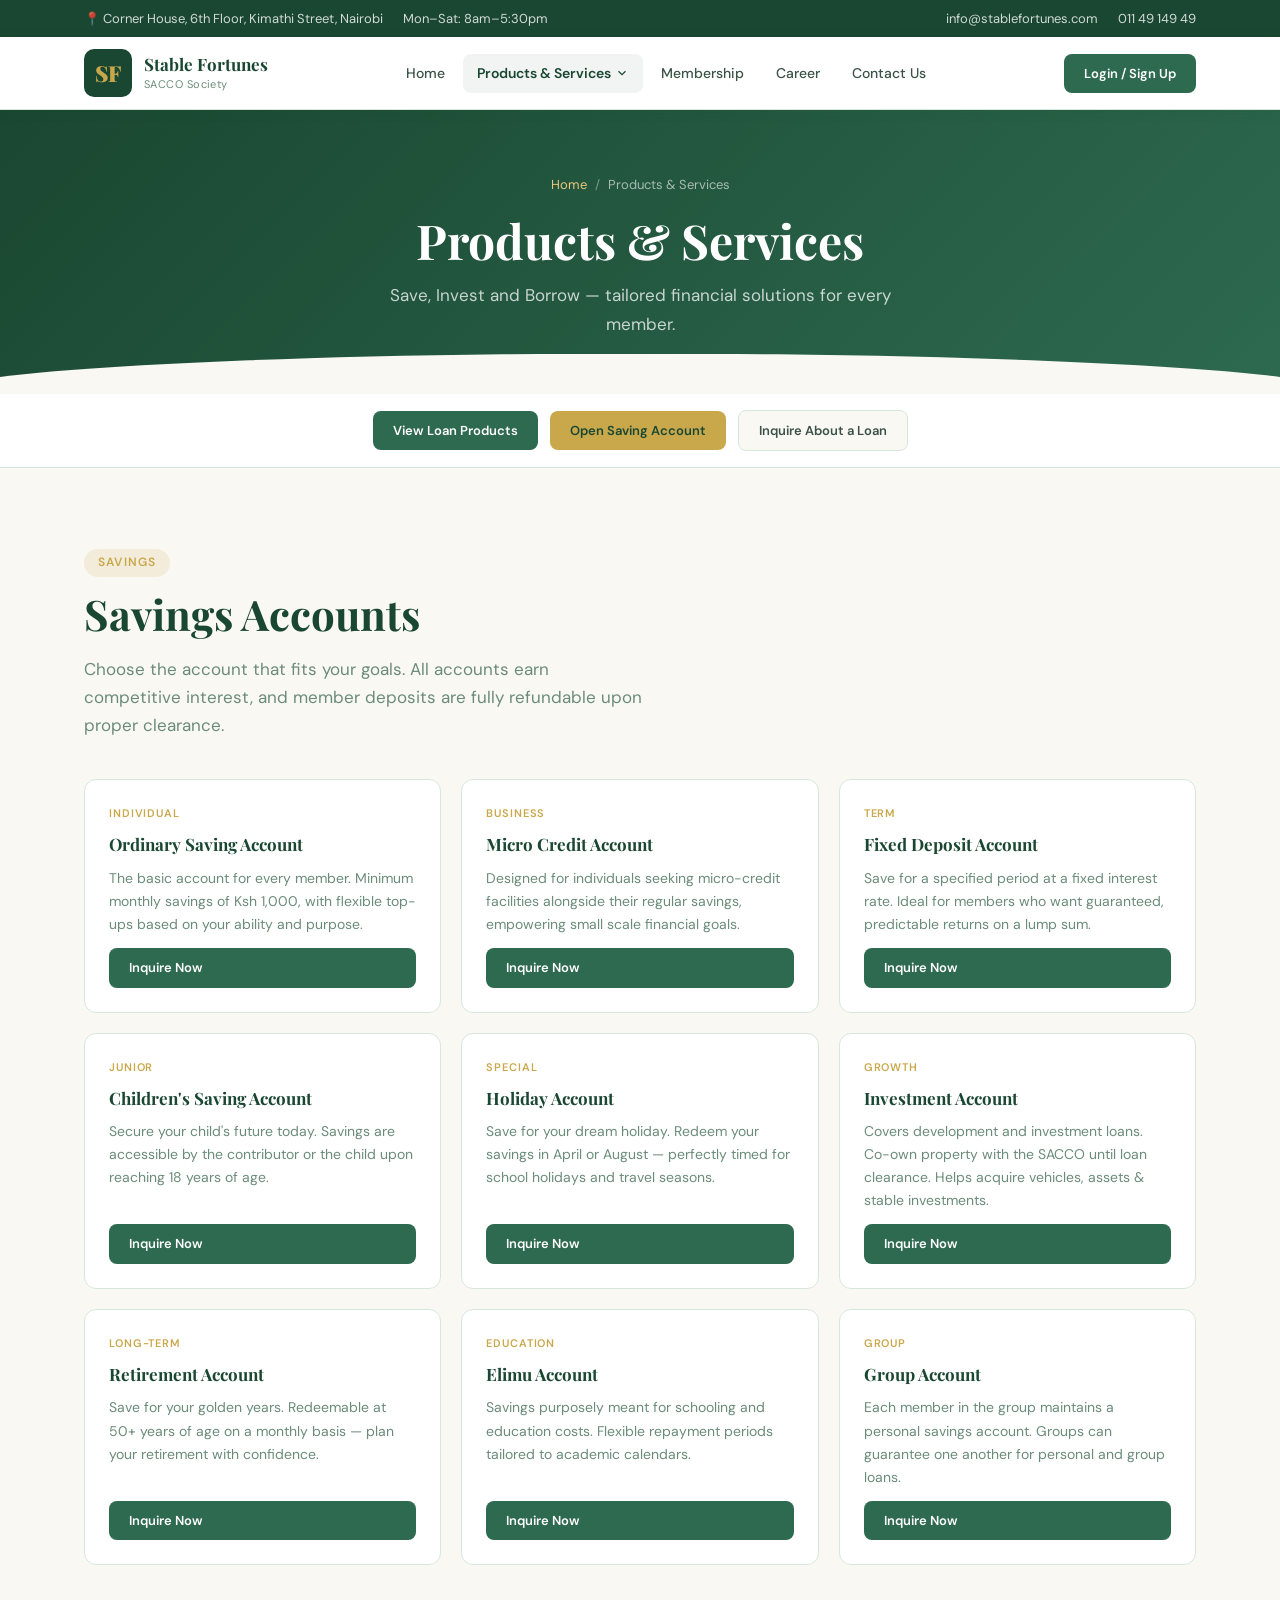
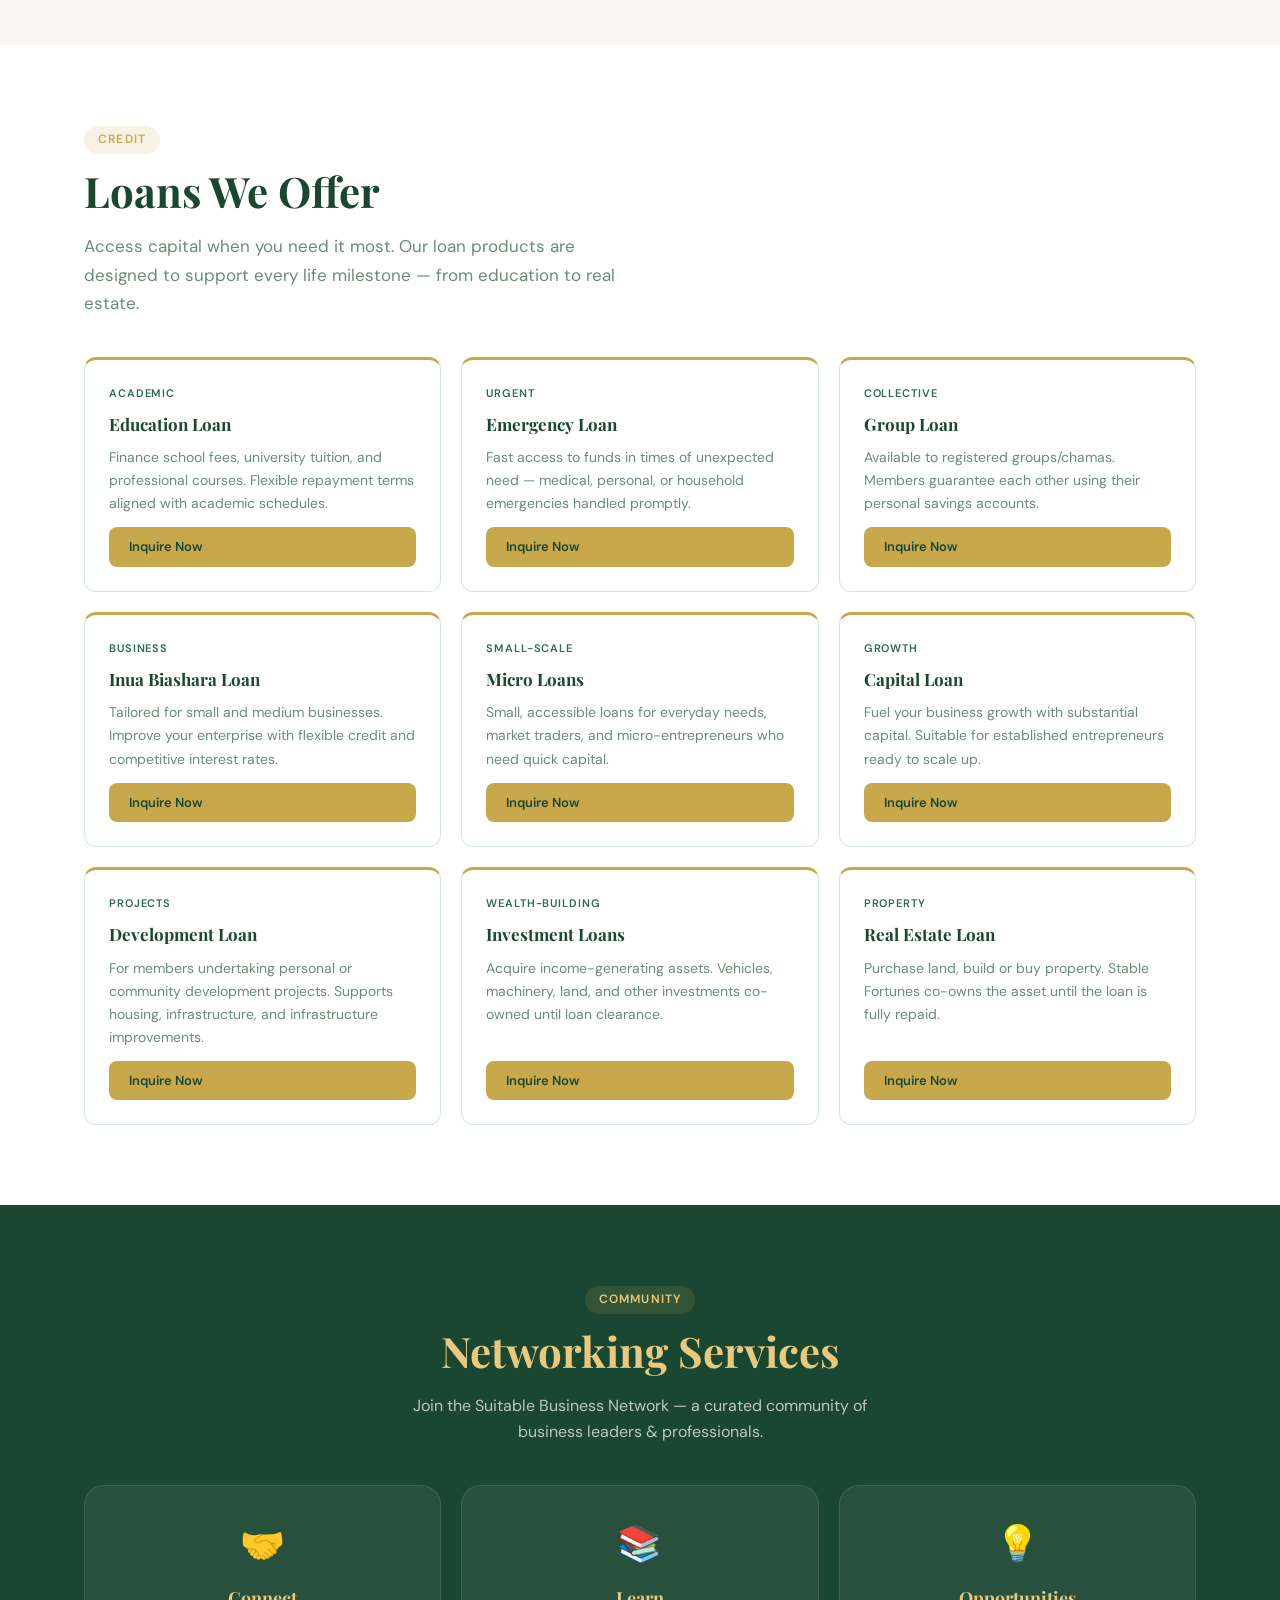
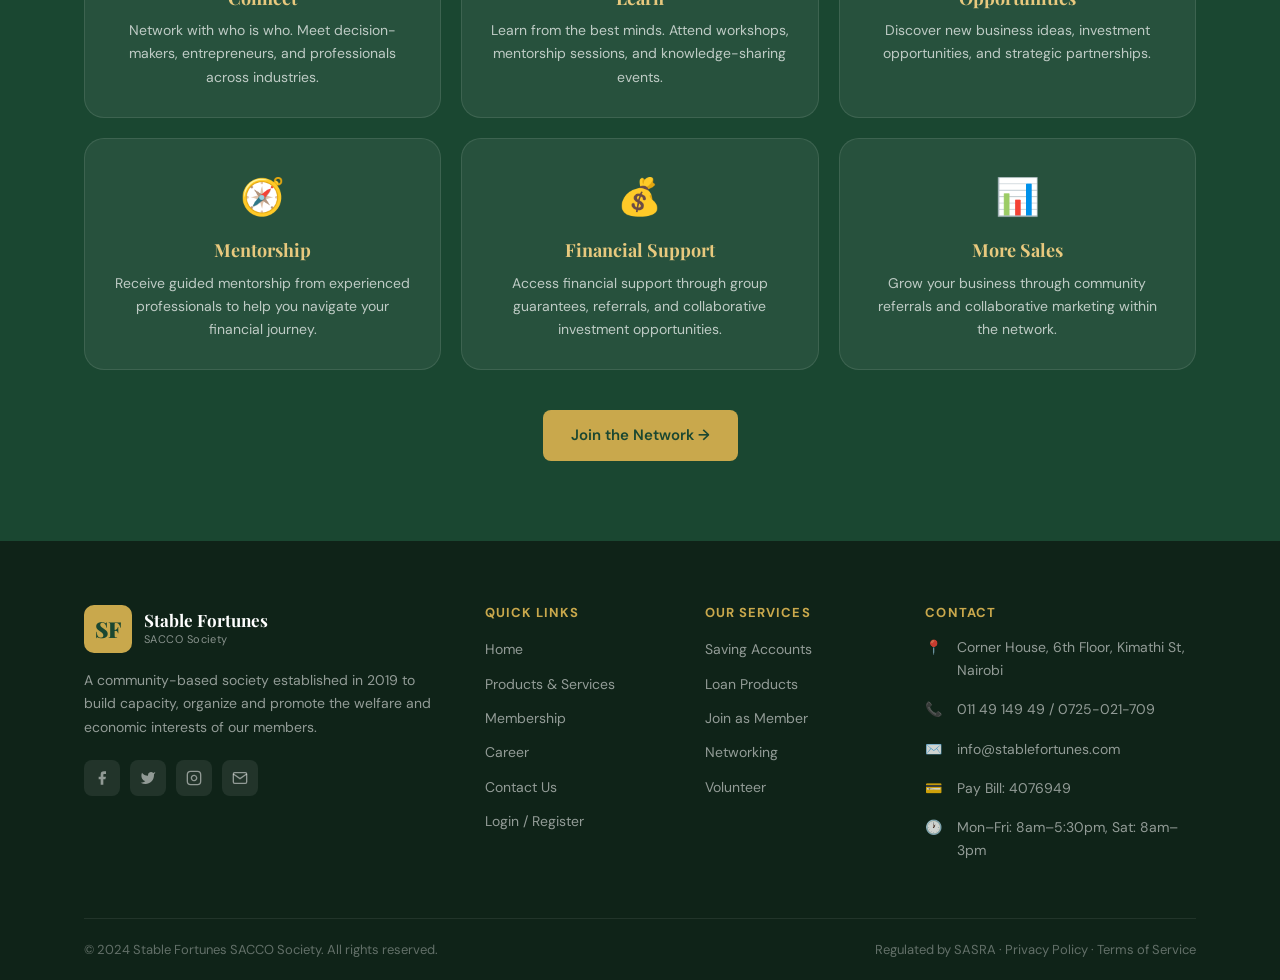
<file: products.html>
<!DOCTYPE html>
<html lang="en">
<head>
  <meta charset="UTF-8">
  <meta name="viewport" content="width=device-width, initial-scale=1.0">
  <title>Products & Services — Stable Fortunes SACCO</title>
  <link rel="stylesheet" href="styles.css">
</head>
<body>

<div id="nav-placeholder"></div>

<!-- PAGE HERO -->
<section class="page-hero">
  <div class="container">
    <div class="breadcrumb"><a href="index.html">Home</a> <span>/</span> Products &amp; Services</div>
    <h1>Products &amp; Services</h1>
    <p>Save, Invest and Borrow — tailored financial solutions for every member.</p>
  </div>
</section>

<!-- CTA STRIP -->
<div style="background:var(--white);border-bottom:1px solid var(--border);padding:16px 0">
  <div class="container" style="display:flex;gap:12px;flex-wrap:wrap;align-items:center;justify-content:center">
    <a href="products.html#loans" class="btn btn-green btn-sm">View Loan Products</a>
    <a href="products.html#savings" class="btn btn-primary btn-sm">Open Saving Account</a>
    <a href="contact.html" class="btn btn-sm" style="background:var(--cream);border:1px solid var(--border);color:var(--text-mid)">Inquire About a Loan</a>
  </div>
</div>

<!-- SAVINGS SECTION -->
<section class="section" id="savings">
  <div class="container">
    <div style="margin-bottom:40px">
      <div class="tag">Savings</div>
      <h2 class="section-title">Savings Accounts</h2>
      <p class="section-sub">Choose the account that fits your goals. All accounts earn competitive interest, and member deposits are fully refundable upon proper clearance.</p>
    </div>
    <div class="product-grid">
      <div class="product-card">
        <div class="product-type">Individual</div>
        <h3>Ordinary Saving Account</h3>
        <p>The basic account for every member. Minimum monthly savings of Ksh 1,000, with flexible top-ups based on your ability and purpose.</p>
        <a href="contact.html" class="btn btn-green btn-sm">Inquire Now</a>
      </div>
      <div class="product-card">
        <div class="product-type">Business</div>
        <h3>Micro Credit Account</h3>
        <p>Designed for individuals seeking micro-credit facilities alongside their regular savings, empowering small scale financial goals.</p>
        <a href="contact.html" class="btn btn-green btn-sm">Inquire Now</a>
      </div>
      <div class="product-card">
        <div class="product-type">Term</div>
        <h3>Fixed Deposit Account</h3>
        <p>Save for a specified period at a fixed interest rate. Ideal for members who want guaranteed, predictable returns on a lump sum.</p>
        <a href="contact.html" class="btn btn-green btn-sm">Inquire Now</a>
      </div>
      <div class="product-card">
        <div class="product-type">Junior</div>
        <h3>Children's Saving Account</h3>
        <p>Secure your child's future today. Savings are accessible by the contributor or the child upon reaching 18 years of age.</p>
        <a href="contact.html" class="btn btn-green btn-sm">Inquire Now</a>
      </div>
      <div class="product-card">
        <div class="product-type">Special</div>
        <h3>Holiday Account</h3>
        <p>Save for your dream holiday. Redeem your savings in April or August — perfectly timed for school holidays and travel seasons.</p>
        <a href="contact.html" class="btn btn-green btn-sm">Inquire Now</a>
      </div>
      <div class="product-card">
        <div class="product-type">Growth</div>
        <h3>Investment Account</h3>
        <p>Covers development and investment loans. Co-own property with the SACCO until loan clearance. Helps acquire vehicles, assets &amp; stable investments.</p>
        <a href="contact.html" class="btn btn-green btn-sm">Inquire Now</a>
      </div>
      <div class="product-card">
        <div class="product-type">Long-term</div>
        <h3>Retirement Account</h3>
        <p>Save for your golden years. Redeemable at 50+ years of age on a monthly basis — plan your retirement with confidence.</p>
        <a href="contact.html" class="btn btn-green btn-sm">Inquire Now</a>
      </div>
      <div class="product-card">
        <div class="product-type">Education</div>
        <h3>Elimu Account</h3>
        <p>Savings purposely meant for schooling and education costs. Flexible repayment periods tailored to academic calendars.</p>
        <a href="contact.html" class="btn btn-green btn-sm">Inquire Now</a>
      </div>
      <div class="product-card">
        <div class="product-type">Group</div>
        <h3>Group Account</h3>
        <p>Each member in the group maintains a personal savings account. Groups can guarantee one another for personal and group loans.</p>
        <a href="contact.html" class="btn btn-green btn-sm">Inquire Now</a>
      </div>
    </div>
  </div>
</section>

<!-- LOANS SECTION -->
<section class="section" id="loans" style="background:var(--white)">
  <div class="container">
    <div style="margin-bottom:40px">
      <div class="tag">Credit</div>
      <h2 class="section-title">Loans We Offer</h2>
      <p class="section-sub">Access capital when you need it most. Our loan products are designed to support every life milestone — from education to real estate.</p>
    </div>
    <div class="product-grid">
      <div class="product-card" style="border-top:3px solid var(--gold)">
        <div class="product-type" style="color:var(--green-mid)">Academic</div>
        <h3>Education Loan</h3>
        <p>Finance school fees, university tuition, and professional courses. Flexible repayment terms aligned with academic schedules.</p>
        <a href="contact.html" class="btn btn-primary btn-sm">Inquire Now</a>
      </div>
      <div class="product-card" style="border-top:3px solid var(--gold)">
        <div class="product-type" style="color:var(--green-mid)">Urgent</div>
        <h3>Emergency Loan</h3>
        <p>Fast access to funds in times of unexpected need — medical, personal, or household emergencies handled promptly.</p>
        <a href="contact.html" class="btn btn-primary btn-sm">Inquire Now</a>
      </div>
      <div class="product-card" style="border-top:3px solid var(--gold)">
        <div class="product-type" style="color:var(--green-mid)">Collective</div>
        <h3>Group Loan</h3>
        <p>Available to registered groups/chamas. Members guarantee each other using their personal savings accounts.</p>
        <a href="contact.html" class="btn btn-primary btn-sm">Inquire Now</a>
      </div>
      <div class="product-card" style="border-top:3px solid var(--gold)">
        <div class="product-type" style="color:var(--green-mid)">Business</div>
        <h3>Inua Biashara Loan</h3>
        <p>Tailored for small and medium businesses. Improve your enterprise with flexible credit and competitive interest rates.</p>
        <a href="contact.html" class="btn btn-primary btn-sm">Inquire Now</a>
      </div>
      <div class="product-card" style="border-top:3px solid var(--gold)">
        <div class="product-type" style="color:var(--green-mid)">Small-scale</div>
        <h3>Micro Loans</h3>
        <p>Small, accessible loans for everyday needs, market traders, and micro-entrepreneurs who need quick capital.</p>
        <a href="contact.html" class="btn btn-primary btn-sm">Inquire Now</a>
      </div>
      <div class="product-card" style="border-top:3px solid var(--gold)">
        <div class="product-type" style="color:var(--green-mid)">Growth</div>
        <h3>Capital Loan</h3>
        <p>Fuel your business growth with substantial capital. Suitable for established entrepreneurs ready to scale up.</p>
        <a href="contact.html" class="btn btn-primary btn-sm">Inquire Now</a>
      </div>
      <div class="product-card" style="border-top:3px solid var(--gold)">
        <div class="product-type" style="color:var(--green-mid)">Projects</div>
        <h3>Development Loan</h3>
        <p>For members undertaking personal or community development projects. Supports housing, infrastructure, and infrastructure improvements.</p>
        <a href="contact.html" class="btn btn-primary btn-sm">Inquire Now</a>
      </div>
      <div class="product-card" style="border-top:3px solid var(--gold)">
        <div class="product-type" style="color:var(--green-mid)">Wealth-building</div>
        <h3>Investment Loans</h3>
        <p>Acquire income-generating assets. Vehicles, machinery, land, and other investments co-owned until loan clearance.</p>
        <a href="contact.html" class="btn btn-primary btn-sm">Inquire Now</a>
      </div>
      <div class="product-card" style="border-top:3px solid var(--gold)">
        <div class="product-type" style="color:var(--green-mid)">Property</div>
        <h3>Real Estate Loan</h3>
        <p>Purchase land, build or buy property. Stable Fortunes co-owns the asset until the loan is fully repaid.</p>
        <a href="contact.html" class="btn btn-primary btn-sm">Inquire Now</a>
      </div>
    </div>
  </div>
</section>

<!-- NETWORKING SECTION -->
<section class="section values-section" id="networking">
  <div class="container">
    <div style="text-align:center;margin-bottom:40px">
      <div class="tag" style="background:rgba(201,168,76,.15);color:var(--gold-light)">Community</div>
      <h2 class="section-title">Networking Services</h2>
      <p style="color:rgba(255,255,255,.7);max-width:520px;margin:0 auto">Join the Suitable Business Network — a curated community of business leaders &amp; professionals.</p>
    </div>
    <div class="grid-3" style="gap:20px">
      <div class="value-card"><div class="icon">🤝</div><h4>Connect</h4><p>Network with who is who. Meet decision-makers, entrepreneurs, and professionals across industries.</p></div>
      <div class="value-card"><div class="icon">📚</div><h4>Learn</h4><p>Learn from the best minds. Attend workshops, mentorship sessions, and knowledge-sharing events.</p></div>
      <div class="value-card"><div class="icon">💡</div><h4>Opportunities</h4><p>Discover new business ideas, investment opportunities, and strategic partnerships.</p></div>
      <div class="value-card"><div class="icon">🧭</div><h4>Mentorship</h4><p>Receive guided mentorship from experienced professionals to help you navigate your financial journey.</p></div>
      <div class="value-card"><div class="icon">💰</div><h4>Financial Support</h4><p>Access financial support through group guarantees, referrals, and collaborative investment opportunities.</p></div>
      <div class="value-card"><div class="icon">📊</div><h4>More Sales</h4><p>Grow your business through community referrals and collaborative marketing within the network.</p></div>
    </div>
    <div style="text-align:center;margin-top:40px">
      <a href="membership.html" class="btn btn-primary">Join the Network →</a>
    </div>
  </div>
</section>

<div id="footer-placeholder"></div>
<div id="footer-placeholder"></div>

<script src="nav-footer.js"></script>
</body>
</html>
</file>
<file: styles.css>
/* ===================================================
   STABLE FORTUNES SACCO — Main Stylesheet
   =================================================== */

@import url('https://fonts.googleapis.com/css2?family=Playfair+Display:wght@400;600;700;900&family=DM+Sans:wght@300;400;500;600&display=swap');

/* ─── CSS Variables ─── */
:root {
  --green-deep:   #1a4731;
  --green-mid:    #2d6a4f;
  --green-light:  #40916c;
  --gold:         #c9a84c;
  --gold-light:   #e8c97e;
  --cream:        #faf8f3;
  --white:        #ffffff;
  --text-dark:    #0f2318;
  --text-mid:     #3a5247;
  --text-light:   #6b8c7a;
  --border:       #d6e8de;
  --shadow:       0 4px 24px rgba(26, 71, 49, 0.12);
  --shadow-lg:    0 12px 48px rgba(26, 71, 49, 0.18);
  --radius:       12px;
  --radius-lg:    20px;
  --transition:   0.3s cubic-bezier(0.4, 0, 0.2, 1);
}

/* ─── Reset & Base ─── */
*, *::before, *::after { box-sizing: border-box; margin: 0; padding: 0; }

html { scroll-behavior: smooth; }

body {
  font-family: 'DM Sans', sans-serif;
  background: var(--cream);
  color: var(--text-dark);
  line-height: 1.65;
  font-size: 16px;
  overflow-x: hidden;
}

h1, h2, h3, h4, h5 {
  font-family: 'Playfair Display', serif;
  line-height: 1.2;
}

a { text-decoration: none; color: inherit; transition: var(--transition); }
ul { list-style: none; }
img { max-width: 100%; display: block; }
input, textarea, select {
  font-family: 'DM Sans', sans-serif;
  font-size: 15px;
}

/* ─── Utility Classes ─── */
.container { max-width: 1160px; margin: 0 auto; padding: 0 24px; }
.section { padding: 80px 0; }
.section-sm { padding: 48px 0; }

.tag {
  display: inline-block;
  background: rgba(201,168,76,.15);
  color: var(--gold);
  font-size: 12px;
  font-weight: 600;
  letter-spacing: .1em;
  text-transform: uppercase;
  padding: 4px 14px;
  border-radius: 100px;
  margin-bottom: 12px;
}

.section-title {
  font-size: clamp(28px, 4vw, 42px);
  color: var(--green-deep);
  margin-bottom: 16px;
}

.section-sub {
  color: var(--text-light);
  font-size: 17px;
  max-width: 560px;
}

.btn {
  display: inline-flex;
  align-items: center;
  gap: 8px;
  padding: 13px 28px;
  border-radius: 8px;
  font-family: 'DM Sans', sans-serif;
  font-size: 15px;
  font-weight: 600;
  cursor: pointer;
  border: none;
  transition: var(--transition);
  white-space: nowrap;
}

.btn-primary {
  background: var(--gold);
  color: var(--green-deep);
}
.btn-primary:hover { background: var(--gold-light); transform: translateY(-2px); box-shadow: var(--shadow); }

.btn-outline {
  background: transparent;
  color: var(--white);
  border: 2px solid rgba(255,255,255,.6);
}
.btn-outline:hover { background: rgba(255,255,255,.12); border-color: var(--white); }

.btn-green {
  background: var(--green-mid);
  color: var(--white);
}
.btn-green:hover { background: var(--green-deep); transform: translateY(-2px); box-shadow: var(--shadow); }

.btn-sm { padding: 9px 20px; font-size: 13px; }

/* ─── Top Bar ─── */
.top-bar {
  background: var(--green-deep);
  color: rgba(255,255,255,.8);
  font-size: 13px;
  padding: 8px 0;
}
.top-bar .container {
  display: flex;
  justify-content: space-between;
  align-items: center;
  gap: 12px;
  flex-wrap: wrap;
}
.top-bar a { color: rgba(255,255,255,.8); }
.top-bar a:hover { color: var(--gold); }
.top-bar-left { display: flex; gap: 20px; align-items: center; }
.top-bar-right { display: flex; gap: 20px; align-items: center; }

/* ─── Navigation ─── */
.navbar {
  background: var(--white);
  position: sticky;
  top: 0;
  z-index: 1000;
  border-bottom: 1px solid var(--border);
  box-shadow: 0 2px 12px rgba(26,71,49,.08);
}

.navbar .container {
  display: flex;
  align-items: center;
  justify-content: space-between;
  padding-top: 12px;
  padding-bottom: 12px;
  gap: 24px;
}

.logo {
  display: flex;
  align-items: center;
  gap: 12px;
  flex-shrink: 0;
}
.logo-icon {
  width: 48px;
  height: 48px;
  background: var(--green-deep);
  border-radius: 10px;
  display: flex;
  align-items: center;
  justify-content: center;
  font-family: 'Playfair Display', serif;
  font-size: 22px;
  font-weight: 900;
  color: var(--gold);
}
.logo-text { line-height: 1.1; }
.logo-text strong {
  font-family: 'Playfair Display', serif;
  font-size: 17px;
  font-weight: 700;
  color: var(--green-deep);
  display: block;
}
.logo-text span { font-size: 11px; color: var(--text-light); letter-spacing: .04em; }

.nav-links { display: flex; align-items: center; gap: 4px; }

.nav-item { position: relative; }

.nav-link {
  display: flex;
  align-items: center;
  gap: 4px;
  padding: 8px 14px;
  font-size: 14px;
  font-weight: 500;
  color: var(--text-mid);
  border-radius: 8px;
  transition: var(--transition);
}
.nav-link:hover, .nav-link.active {
  background: rgba(26,71,49,.06);
  color: var(--green-deep);
}
.nav-link.active { font-weight: 600; }

.nav-link svg { width: 14px; height: 14px; transition: var(--transition); }

.nav-item:hover .nav-link svg { transform: rotate(180deg); }

.dropdown {
  position: absolute;
  top: calc(100% + 8px);
  left: 0;
  background: var(--white);
  border: 1px solid var(--border);
  border-radius: var(--radius);
  box-shadow: var(--shadow-lg);
  min-width: 220px;
  padding: 8px;
  opacity: 0;
  pointer-events: none;
  transform: translateY(-8px);
  transition: var(--transition);
  z-index: 200;
}
.nav-item:hover .dropdown {
  opacity: 1;
  pointer-events: all;
  transform: translateY(0);
}
.dropdown a {
  display: block;
  padding: 10px 14px;
  font-size: 14px;
  color: var(--text-mid);
  border-radius: 8px;
}
.dropdown a:hover { background: var(--cream); color: var(--green-deep); }

.nav-actions { display: flex; gap: 10px; align-items: center; flex-shrink: 0; }

.hamburger {
  display: none;
  flex-direction: column;
  gap: 5px;
  cursor: pointer;
  padding: 8px;
  background: none;
  border: none;
}
.hamburger span {
  display: block;
  width: 24px;
  height: 2px;
  background: var(--green-deep);
  border-radius: 2px;
  transition: var(--transition);
}

/* ─── Hero ─── */
.hero {
  background: linear-gradient(135deg, var(--green-deep) 0%, var(--green-mid) 60%, #3a7a5c 100%);
  color: var(--white);
  padding: 96px 0;
  position: relative;
  overflow: hidden;
}
.hero::before {
  content: '';
  position: absolute;
  inset: 0;
  background: url("data:image/svg+xml,%3Csvg width='60' height='60' viewBox='0 0 60 60' xmlns='http://www.w3.org/2000/svg'%3E%3Cg fill='none' fill-rule='evenodd'%3E%3Cg fill='%23ffffff' fill-opacity='0.03'%3E%3Cpath d='M36 34v-4h-2v4h-4v2h4v4h2v-4h4v-2h-4zm0-30V0h-2v4h-4v2h4v4h2V6h4V4h-4zM6 34v-4H4v4H0v2h4v4h2v-4h4v-2H6zM6 4V0H4v4H0v2h4v4h2V6h4V4H6z'/%3E%3C/g%3E%3C/g%3E%3C/svg%3E");
}
.hero-ornament {
  position: absolute;
  right: -80px;
  top: -80px;
  width: 500px;
  height: 500px;
  border-radius: 50%;
  background: rgba(201,168,76,.08);
  border: 1px solid rgba(201,168,76,.12);
}
.hero-ornament-2 {
  position: absolute;
  left: -60px;
  bottom: -100px;
  width: 360px;
  height: 360px;
  border-radius: 50%;
  background: rgba(255,255,255,.04);
  border: 1px solid rgba(255,255,255,.06);
}

.hero .container { position: relative; z-index: 1; }

.hero-grid {
  display: grid;
  grid-template-columns: 1fr 1fr;
  gap: 60px;
  align-items: center;
}

.hero-badge {
  display: inline-flex;
  align-items: center;
  gap: 8px;
  background: rgba(201,168,76,.2);
  border: 1px solid rgba(201,168,76,.35);
  color: var(--gold-light);
  font-size: 12px;
  font-weight: 600;
  letter-spacing: .08em;
  text-transform: uppercase;
  padding: 6px 16px;
  border-radius: 100px;
  margin-bottom: 24px;
}
.hero-badge::before { content: '●'; font-size: 8px; color: var(--gold); animation: pulse 2s infinite; }

@keyframes pulse { 0%,100%{opacity:1}50%{opacity:.4} }

.hero h1 {
  font-size: clamp(34px, 5vw, 58px);
  font-weight: 900;
  margin-bottom: 20px;
  line-height: 1.1;
  color: var(--white);
}
.hero h1 em { font-style: normal; color: var(--gold-light); }

.hero p {
  font-size: 18px;
  color: rgba(255,255,255,.8);
  margin-bottom: 36px;
  max-width: 500px;
}

.hero-ctas { display: flex; gap: 14px; flex-wrap: wrap; margin-bottom: 48px; }

.hero-stats {
  display: flex;
  gap: 32px;
  padding-top: 32px;
  border-top: 1px solid rgba(255,255,255,.15);
}
.stat-val {
  font-family: 'Playfair Display', serif;
  font-size: 28px;
  font-weight: 700;
  color: var(--gold-light);
}
.stat-lbl { font-size: 13px; color: rgba(255,255,255,.6); margin-top: 2px; }

.hero-card {
  background: rgba(255,255,255,.1);
  backdrop-filter: blur(12px);
  border: 1px solid rgba(255,255,255,.18);
  border-radius: var(--radius-lg);
  padding: 36px;
}
.hero-card-title {
  font-family: 'Playfair Display', serif;
  font-size: 20px;
  color: var(--gold-light);
  margin-bottom: 20px;
  font-weight: 600;
}
.paybill-box {
  background: rgba(26,71,49,.5);
  border: 1px solid rgba(201,168,76,.3);
  border-radius: var(--radius);
  padding: 16px 20px;
  margin-bottom: 20px;
}
.paybill-box .lbl { font-size: 11px; letter-spacing: .08em; color: rgba(255,255,255,.5); text-transform: uppercase; }
.paybill-box .val { font-family: 'Playfair Display', serif; font-size: 22px; font-weight: 700; color: var(--gold-light); }
.quick-links { display: flex; flex-direction: column; gap: 10px; margin-top: 20px; }
.quick-link-item {
  display: flex;
  align-items: center;
  gap: 10px;
  padding: 12px 16px;
  background: rgba(255,255,255,.08);
  border-radius: 8px;
  color: rgba(255,255,255,.85);
  font-size: 14px;
  transition: var(--transition);
}
.quick-link-item:hover { background: rgba(255,255,255,.16); transform: translateX(4px); }
.quick-link-item svg { width: 16px; height: 16px; color: var(--gold); flex-shrink: 0; }

/* ─── Cards & Content Sections ─── */
.card {
  background: var(--white);
  border-radius: var(--radius-lg);
  padding: 32px;
  box-shadow: var(--shadow);
  border: 1px solid var(--border);
  transition: var(--transition);
}
.card:hover { transform: translateY(-4px); box-shadow: var(--shadow-lg); }

.card-icon {
  width: 56px;
  height: 56px;
  border-radius: 14px;
  background: linear-gradient(135deg, var(--green-mid), var(--green-light));
  display: flex;
  align-items: center;
  justify-content: center;
  margin-bottom: 18px;
  color: var(--white);
}
.card-icon svg { width: 26px; height: 26px; }

.card h3 { font-size: 20px; color: var(--green-deep); margin-bottom: 8px; }
.card p { color: var(--text-light); font-size: 15px; line-height: 1.7; }

.grid-3 { display: grid; grid-template-columns: repeat(3, 1fr); gap: 24px; }
.grid-2 { display: grid; grid-template-columns: repeat(2, 1fr); gap: 24px; }
.grid-4 { display: grid; grid-template-columns: repeat(4, 1fr); gap: 24px; }

/* ─── Values Section ─── */
.values-section { background: var(--green-deep); color: var(--white); }
.values-section .section-title { color: var(--gold-light); }
.value-card {
  background: rgba(255,255,255,.06);
  border: 1px solid rgba(255,255,255,.1);
  border-radius: var(--radius-lg);
  padding: 28px;
  text-align: center;
  transition: var(--transition);
}
.value-card:hover {
  background: rgba(255,255,255,.12);
  transform: translateY(-4px);
}
.value-card .icon { font-size: 36px; margin-bottom: 14px; }
.value-card h4 { color: var(--gold-light); font-size: 18px; margin-bottom: 10px; }
.value-card p { color: rgba(255,255,255,.7); font-size: 14px; }

/* ─── Accounts Strip ─── */
.accounts-strip {
  background: var(--green-mid);
  padding: 20px 0;
  overflow: hidden;
}
.accounts-strip-inner {
  display: flex;
  gap: 8px;
  flex-wrap: wrap;
  justify-content: center;
}
.account-pill {
  background: rgba(255,255,255,.15);
  color: var(--white);
  padding: 8px 20px;
  border-radius: 100px;
  font-size: 13px;
  font-weight: 500;
  border: 1px solid rgba(255,255,255,.2);
  cursor: pointer;
  transition: var(--transition);
}
.account-pill:hover { background: var(--gold); color: var(--green-deep); }

/* ─── CTA Banner ─── */
.cta-banner {
  background: linear-gradient(135deg, var(--gold) 0%, var(--gold-light) 100%);
  padding: 64px 0;
  text-align: center;
}
.cta-banner h2 { font-size: clamp(26px, 4vw, 38px); color: var(--green-deep); margin-bottom: 12px; }
.cta-banner p { color: var(--green-mid); font-size: 17px; margin-bottom: 28px; }

/* ─── Page Hero ─── */
.page-hero {
  background: linear-gradient(135deg, var(--green-deep), var(--green-mid));
  padding: 64px 0 56px;
  text-align: center;
  position: relative;
  overflow: hidden;
}
.page-hero::after {
  content: '';
  position: absolute;
  bottom: 0; left: 0; right: 0;
  height: 40px;
  background: var(--cream);
  clip-path: ellipse(55% 100% at 50% 100%);
}
.page-hero h1 { color: var(--white); font-size: clamp(30px, 5vw, 48px); margin-bottom: 12px; }
.page-hero p { color: rgba(255,255,255,.75); font-size: 17px; max-width: 560px; margin: 0 auto; }
.breadcrumb {
  display: flex;
  align-items: center;
  justify-content: center;
  gap: 8px;
  font-size: 13px;
  color: rgba(255,255,255,.6);
  margin-bottom: 16px;
}
.breadcrumb a { color: var(--gold-light); }
.breadcrumb span { color: rgba(255,255,255,.4); }

/* ─── Products Page ─── */
.product-grid { display: grid; grid-template-columns: repeat(3, 1fr); gap: 20px; }
.product-card {
  background: var(--white);
  border-radius: var(--radius);
  padding: 24px;
  border: 1px solid var(--border);
  transition: var(--transition);
  display: flex;
  flex-direction: column;
  gap: 12px;
}
.product-card:hover {
  border-color: var(--green-light);
  box-shadow: var(--shadow);
  transform: translateY(-3px);
}
.product-card h3 { font-size: 17px; color: var(--green-deep); }
.product-card p { font-size: 14px; color: var(--text-light); flex: 1; }
.product-type {
  font-size: 11px;
  font-weight: 600;
  letter-spacing: .08em;
  text-transform: uppercase;
  color: var(--gold);
}

/* ─── Membership Page ─── */
.req-list { list-style: none; }
.req-list li {
  display: flex;
  align-items: flex-start;
  gap: 12px;
  padding: 12px 0;
  border-bottom: 1px solid var(--border);
  font-size: 15px;
  color: var(--text-mid);
}
.req-list li:last-child { border-bottom: none; }
.req-list li::before {
  content: '✓';
  background: var(--green-mid);
  color: var(--white);
  width: 22px;
  height: 22px;
  border-radius: 50%;
  display: flex;
  align-items: center;
  justify-content: center;
  font-size: 12px;
  flex-shrink: 0;
  margin-top: 2px;
}

.account-type-card {
  background: var(--white);
  border-radius: var(--radius-lg);
  overflow: hidden;
  border: 1px solid var(--border);
  transition: var(--transition);
}
.account-type-card:hover { box-shadow: var(--shadow-lg); transform: translateY(-4px); }
.account-type-header {
  background: var(--green-deep);
  padding: 20px 24px;
  color: var(--white);
}
.account-type-header h3 { font-size: 19px; color: var(--gold-light); }
.account-type-body { padding: 24px; }
.account-type-body ul { padding-left: 18px; list-style: disc; color: var(--text-mid); font-size: 14px; line-height: 1.8; }

.stats-row {
  display: grid;
  grid-template-columns: repeat(4, 1fr);
  gap: 20px;
  text-align: center;
}
.stat-box {
  background: var(--white);
  border-radius: var(--radius);
  padding: 28px 20px;
  border: 1px solid var(--border);
}
.stat-box .num {
  font-family: 'Playfair Display', serif;
  font-size: 36px;
  font-weight: 700;
  color: var(--green-deep);
}
.stat-box .lbl { font-size: 13px; color: var(--text-light); margin-top: 4px; }

/* ─── Career Page ─── */
.career-skill-chip {
  display: inline-flex;
  align-items: center;
  gap: 6px;
  background: rgba(45,106,79,.1);
  color: var(--green-mid);
  padding: 6px 14px;
  border-radius: 100px;
  font-size: 13px;
  font-weight: 500;
  border: 1px solid var(--border);
  margin: 4px;
}

/* ─── Forms & Inputs ─── */
.form-group { margin-bottom: 20px; }
.form-label {
  display: block;
  font-size: 14px;
  font-weight: 600;
  color: var(--green-deep);
  margin-bottom: 7px;
}
.form-control {
  width: 100%;
  padding: 12px 16px;
  border: 1.5px solid var(--border);
  border-radius: 8px;
  background: var(--white);
  color: var(--text-dark);
  font-size: 15px;
  transition: var(--transition);
  outline: none;
}
.form-control:focus { border-color: var(--green-mid); box-shadow: 0 0 0 3px rgba(45,106,79,.12); }
.form-control::placeholder { color: #b0c4ba; }
textarea.form-control { resize: vertical; min-height: 120px; }

.form-card {
  background: var(--white);
  border-radius: var(--radius-lg);
  padding: 40px;
  box-shadow: var(--shadow);
  border: 1px solid var(--border);
}

/* ─── Contact Page ─── */
.contact-info-card {
  background: var(--green-deep);
  color: var(--white);
  border-radius: var(--radius-lg);
  padding: 36px;
}
.contact-info-item {
  display: flex;
  gap: 16px;
  align-items: flex-start;
  padding: 16px 0;
  border-bottom: 1px solid rgba(255,255,255,.1);
}
.contact-info-item:last-child { border-bottom: none; }
.contact-info-icon {
  width: 44px;
  height: 44px;
  background: rgba(201,168,76,.2);
  border-radius: 10px;
  display: flex;
  align-items: center;
  justify-content: center;
  color: var(--gold-light);
  flex-shrink: 0;
}
.contact-info-icon svg { width: 20px; height: 20px; }
.contact-info-label { font-size: 12px; color: rgba(255,255,255,.5); text-transform: uppercase; letter-spacing: .07em; }
.contact-info-val { font-size: 15px; color: var(--white); font-weight: 500; margin-top: 4px; }

/* ─── Login / Register Page ─── */
.auth-page {
  min-height: 100vh;
  background: linear-gradient(135deg, var(--green-deep) 0%, var(--green-mid) 100%);
  display: flex;
  align-items: center;
  justify-content: center;
  padding: 40px 24px;
}
.auth-container { width: 100%; max-width: 900px; }
.auth-grid {
  display: grid;
  grid-template-columns: 1fr 1fr;
  background: var(--white);
  border-radius: 24px;
  overflow: hidden;
  box-shadow: var(--shadow-lg);
}
.auth-side {
  background: var(--green-deep);
  padding: 48px 40px;
  display: flex;
  flex-direction: column;
  justify-content: center;
  position: relative;
  overflow: hidden;
}
.auth-side::after {
  content: '';
  position: absolute;
  bottom: -60px; right: -60px;
  width: 260px; height: 260px;
  border-radius: 50%;
  background: rgba(201,168,76,.1);
  border: 1px solid rgba(201,168,76,.15);
}
.auth-side h2 { font-size: 30px; color: var(--gold-light); margin-bottom: 14px; }
.auth-side p { color: rgba(255,255,255,.7); font-size: 15px; line-height: 1.7; }
.auth-side ul { margin-top: 24px; display: flex; flex-direction: column; gap: 10px; }
.auth-side ul li {
  display: flex;
  align-items: center;
  gap: 10px;
  color: rgba(255,255,255,.8);
  font-size: 14px;
}
.auth-side ul li::before { content: '✓'; color: var(--gold); font-weight: 700; }

.auth-form-side { padding: 48px 40px; }
.auth-tabs { display: flex; gap: 0; margin-bottom: 28px; border-radius: 8px; overflow: hidden; border: 1px solid var(--border); }
.auth-tab {
  flex: 1;
  padding: 12px;
  text-align: center;
  font-size: 14px;
  font-weight: 600;
  cursor: pointer;
  background: var(--cream);
  color: var(--text-light);
  border: none;
  transition: var(--transition);
}
.auth-tab.active { background: var(--green-deep); color: var(--white); }

.auth-form { display: none; }
.auth-form.active { display: block; }

.divider {
  display: flex;
  align-items: center;
  gap: 12px;
  margin: 20px 0;
  color: var(--text-light);
  font-size: 13px;
}
.divider::before, .divider::after {
  content: '';
  flex: 1;
  height: 1px;
  background: var(--border);
}

/* ─── Footer ─── */
.footer {
  background: var(--text-dark);
  color: rgba(255,255,255,.75);
  padding: 64px 0 0;
}
.footer-grid {
  display: grid;
  grid-template-columns: 2fr 1fr 1fr 1.5fr;
  gap: 40px;
  padding-bottom: 48px;
  border-bottom: 1px solid rgba(255,255,255,.08);
}
.footer-brand .logo-icon { background: var(--gold); color: var(--green-deep); }
.footer-brand .logo-text strong { color: var(--white); }
.footer-brand .logo-text span { color: rgba(255,255,255,.5); }
.footer-brand p { font-size: 14px; margin-top: 16px; line-height: 1.7; color: rgba(255,255,255,.55); }

.footer-col h4 {
  font-family: 'DM Sans', sans-serif;
  font-size: 13px;
  font-weight: 700;
  letter-spacing: .08em;
  text-transform: uppercase;
  color: var(--gold);
  margin-bottom: 16px;
}
.footer-col ul { display: flex; flex-direction: column; gap: 8px; }
.footer-col ul a { font-size: 14px; color: rgba(255,255,255,.55); transition: var(--transition); }
.footer-col ul a:hover { color: var(--gold-light); padding-left: 4px; }

.footer-contact li { font-size: 14px; color: rgba(255,255,255,.55); margin-bottom: 8px; display: flex; gap: 8px; }
.footer-contact li strong { color: rgba(255,255,255,.8); min-width: 24px; }

.footer-bottom {
  display: flex;
  justify-content: space-between;
  align-items: center;
  padding: 20px 0;
  font-size: 13px;
  color: rgba(255,255,255,.35);
  flex-wrap: wrap;
  gap: 12px;
}
.social-links { display: flex; gap: 10px; }
.social-link {
  width: 36px;
  height: 36px;
  background: rgba(255,255,255,.08);
  border-radius: 8px;
  display: flex;
  align-items: center;
  justify-content: center;
  color: rgba(255,255,255,.5);
  transition: var(--transition);
}
.social-link:hover { background: var(--gold); color: var(--green-deep); }
.social-link svg { width: 16px; height: 16px; }

/* ─── Responsive ─── */
@media (max-width: 1024px) {
  .grid-4 { grid-template-columns: repeat(2, 1fr); }
  .footer-grid { grid-template-columns: 1fr 1fr; }
  .product-grid { grid-template-columns: repeat(2, 1fr); }
  .stats-row { grid-template-columns: repeat(2, 1fr); }
}

@media (max-width: 768px) {
  .hero-grid { grid-template-columns: 1fr; }
  .hero-card { display: none; }
  .grid-3 { grid-template-columns: 1fr; }
  .grid-2 { grid-template-columns: 1fr; }
  .product-grid { grid-template-columns: 1fr; }
  .nav-links, .nav-actions { display: none; }
  .hamburger { display: flex; }
  .auth-grid { grid-template-columns: 1fr; }
  .auth-side { display: none; }
  .footer-grid { grid-template-columns: 1fr; }
  .stats-row { grid-template-columns: repeat(2, 1fr); }
  .section { padding: 56px 0; }
  .top-bar { display: none; }
}

@media (max-width: 480px) {
  .stats-row { grid-template-columns: 1fr 1fr; }
  .hero-stats { flex-wrap: wrap; gap: 20px; }
  .auth-form-side { padding: 32px 24px; }
}

/* ─── Animations ─── */
@keyframes fadeUp {
  from { opacity: 0; transform: translateY(20px); }
  to   { opacity: 1; transform: translateY(0); }
}
.fade-up { animation: fadeUp .6s ease both; }
.delay-1 { animation-delay: .1s; }
.delay-2 { animation-delay: .2s; }
.delay-3 { animation-delay: .3s; }
.delay-4 { animation-delay: .4s; }

/* ─── Mobile Nav Overlay ─── */
.mobile-nav {
  display: none;
  position: fixed;
  inset: 0;
  background: var(--green-deep);
  z-index: 999;
  padding: 80px 32px 40px;
  flex-direction: column;
  gap: 8px;
}
.mobile-nav.open { display: flex; }
.mobile-nav a {
  color: var(--white);
  font-size: 20px;
  font-family: 'Playfair Display', serif;
  padding: 12px 0;
  border-bottom: 1px solid rgba(255,255,255,.1);
}
.mobile-nav a:hover { color: var(--gold-light); }
.mobile-nav-close {
  position: absolute;
  top: 20px; right: 24px;
  background: none;
  border: none;
  color: var(--white);
  font-size: 28px;
  cursor: pointer;
}

/* ─── Section Accents ─── */
.section-accent { color: var(--gold); }

.highlight-box {
  background: linear-gradient(135deg, rgba(45,106,79,.06), rgba(45,106,79,.02));
  border-left: 4px solid var(--green-mid);
  border-radius: 0 var(--radius) var(--radius) 0;
  padding: 20px 24px;
  margin: 20px 0;
}

blockquote.pullquote {
  font-family: 'Playfair Display', serif;
  font-size: 20px;
  color: var(--green-deep);
  font-style: italic;
  padding: 24px 32px;
  border-left: 4px solid var(--gold);
  background: rgba(201,168,76,.06);
  border-radius: 0 var(--radius) var(--radius) 0;
  margin: 32px 0;
}
blockquote.pullquote cite { display: block; font-size: 13px; font-style: normal; color: var(--text-light); margin-top: 10px; }
</file>
